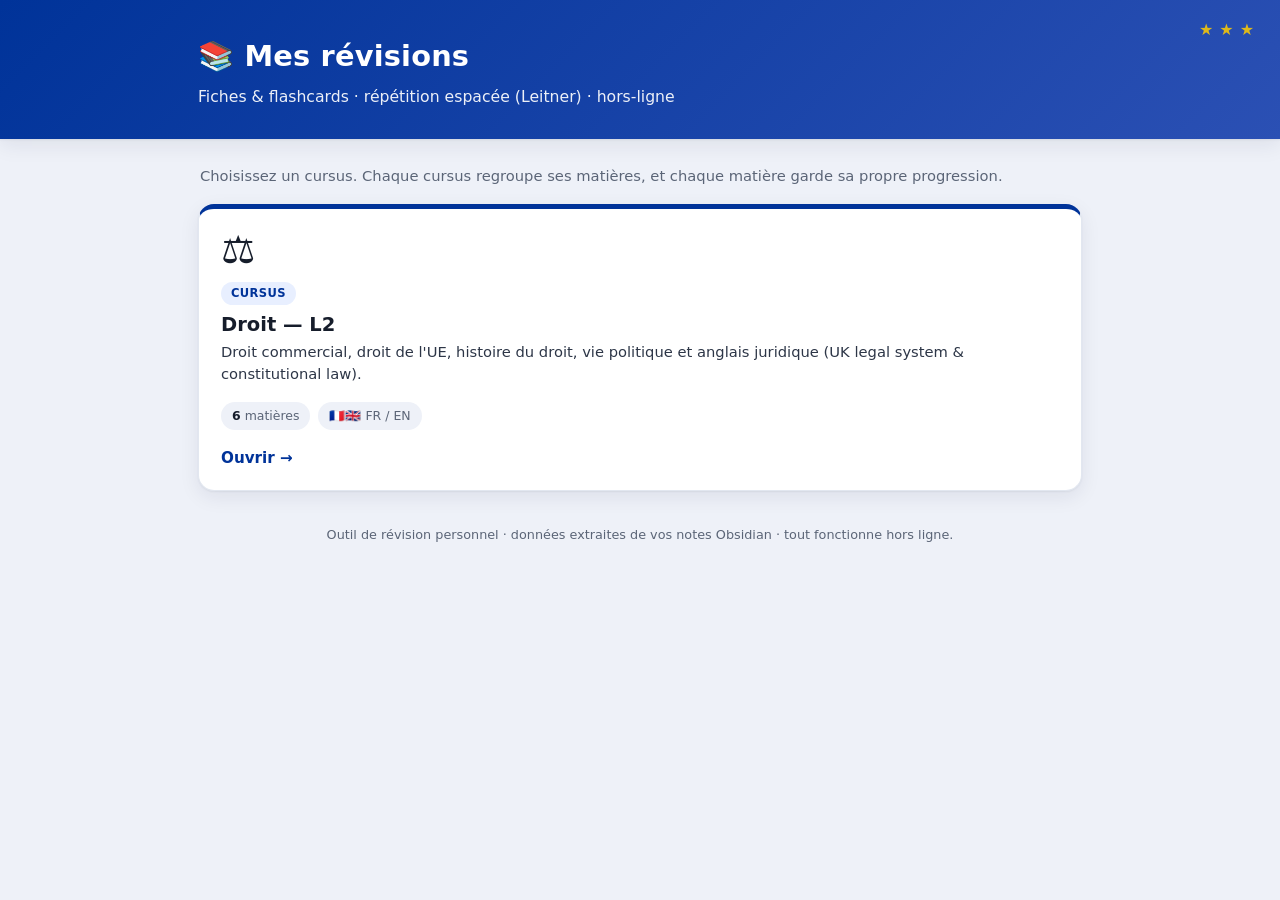
<file: index.html>
<!DOCTYPE html>
<html lang="fr">
<head>
<meta charset="utf-8">
<meta name="viewport" content="width=device-width, initial-scale=1, viewport-fit=cover">
<title>Mes révisions</title>
<meta name="theme-color" content="#003399">
<link rel="manifest" href="manifest.webmanifest">
<link rel="apple-touch-icon" href="apple-touch-icon.png">
<meta name="apple-mobile-web-app-capable" content="yes">
<meta name="mobile-web-app-capable" content="yes">
<meta name="apple-mobile-web-app-title" content="Mes révisions">
<style>
  :root{
    --eu-blue:#003399; --eu-blue-2:#2b50b4; --gold:#ffcc00;
    --bg:#eef1f8; --card:#fff; --ink:#161d2b; --muted:#5b6577; --line:#e2e7f0;
    --shadow:0 1px 2px rgba(20,30,60,.06),0 6px 20px rgba(20,30,60,.08);
  }
  *{box-sizing:border-box}
  html,body{margin:0}
  body{
    font-family:"Segoe UI",system-ui,-apple-system,Roboto,Helvetica,Arial,sans-serif;
    background:var(--bg); color:var(--ink); line-height:1.55; -webkit-font-smoothing:antialiased;
  }
  .wrap{max-width:920px; margin:0 auto; padding:0 18px 60px}
  header.top{
    background:linear-gradient(135deg,var(--eu-blue),var(--eu-blue-2));
    color:#fff; padding:34px 0 30px; box-shadow:var(--shadow); position:relative; overflow:hidden;
  }
  header.top::after{content:"★★★"; position:absolute; right:20px; top:18px; letter-spacing:6px; color:var(--gold); opacity:.85}
  header.top .wrap{padding-bottom:0}
  header.top h1{margin:0; font-size:1.8rem; font-weight:800; letter-spacing:.2px}
  header.top p{margin:.4rem 0 0; opacity:.92; font-size:.98rem}

  .lead{color:var(--muted); font-size:.92rem; margin:26px 2px 16px}
  .grid{display:grid; grid-template-columns:repeat(auto-fit,minmax(250px,1fr)); gap:20px}
  @media(max-width:560px){.grid{grid-template-columns:1fr}}

  a.course{
    display:block; text-decoration:none; color:inherit; background:var(--card);
    border:1px solid var(--line); border-top:5px solid var(--eu-blue); border-radius:16px;
    padding:22px 22px 20px; box-shadow:var(--shadow); transition:transform .14s, box-shadow .14s, border-color .14s;
  }
  a.course:hover{transform:translateY(-3px); box-shadow:0 4px 10px rgba(20,30,60,.10),0 16px 34px rgba(20,30,60,.13)}
  .course .flag{font-size:2.4rem; line-height:1}
  .course .tag{display:inline-block; font-size:.72rem; font-weight:700; letter-spacing:.4px; text-transform:uppercase;
    padding:3px 10px; border-radius:999px; background:#e8efff; color:var(--eu-blue); margin:12px 0 6px}
  .course h2{margin:.1rem 0 .2rem; font-size:1.22rem; line-height:1.25}
  .course .desc{font-size:.92rem; color:#2d3647; margin:0 0 16px}
  .course .stats{display:flex; gap:8px; flex-wrap:wrap; margin-bottom:16px}
  .course .chip{font-size:.78rem; background:#eef1f8; color:var(--muted); border-radius:999px; padding:4px 11px}
  .course .chip b{color:var(--ink)}
  .course .cta{font-weight:700; color:var(--eu-blue); font-size:.95rem}
  .course .cta::after{content:" →"}

  footer{text-align:center; color:var(--muted); font-size:.8rem; margin-top:34px}
</style>
</head>
<body>

<header class="top">
  <div class="wrap">
    <h1>📚 Mes révisions</h1>
    <p>Fiches &amp; flashcards · répétition espacée (Leitner) · hors-ligne</p>
  </div>
</header>

<div class="wrap">
  <p class="lead">Choisissez un cursus. Chaque cursus regroupe ses matières, et chaque matière garde sa propre progression.</p>

  <div class="grid">

    <a class="course" href="revision-droit-l2/index.html">
      <div class="flag">⚖️</div>
      <span class="tag">Cursus</span>
      <h2>Droit — L2</h2>
      <p class="desc">Droit commercial, droit de l'UE, histoire du droit, vie politique et anglais juridique (UK legal system &amp; constitutional law).</p>
      <div class="stats">
        <span class="chip"><b>6</b> matières</span>
        <span class="chip">🇫🇷🇬🇧 FR / EN</span>
      </div>
      <span class="cta">Ouvrir</span>
    </a>

  </div>

  <footer>Outil de révision personnel · données extraites de vos notes Obsidian · tout fonctionne hors ligne.</footer>
</div>

<script>if('serviceWorker' in navigator){window.addEventListener('load',function(){navigator.serviceWorker.register('sw.js').catch(function(){});});}</script>
</body>
</html>
</file>
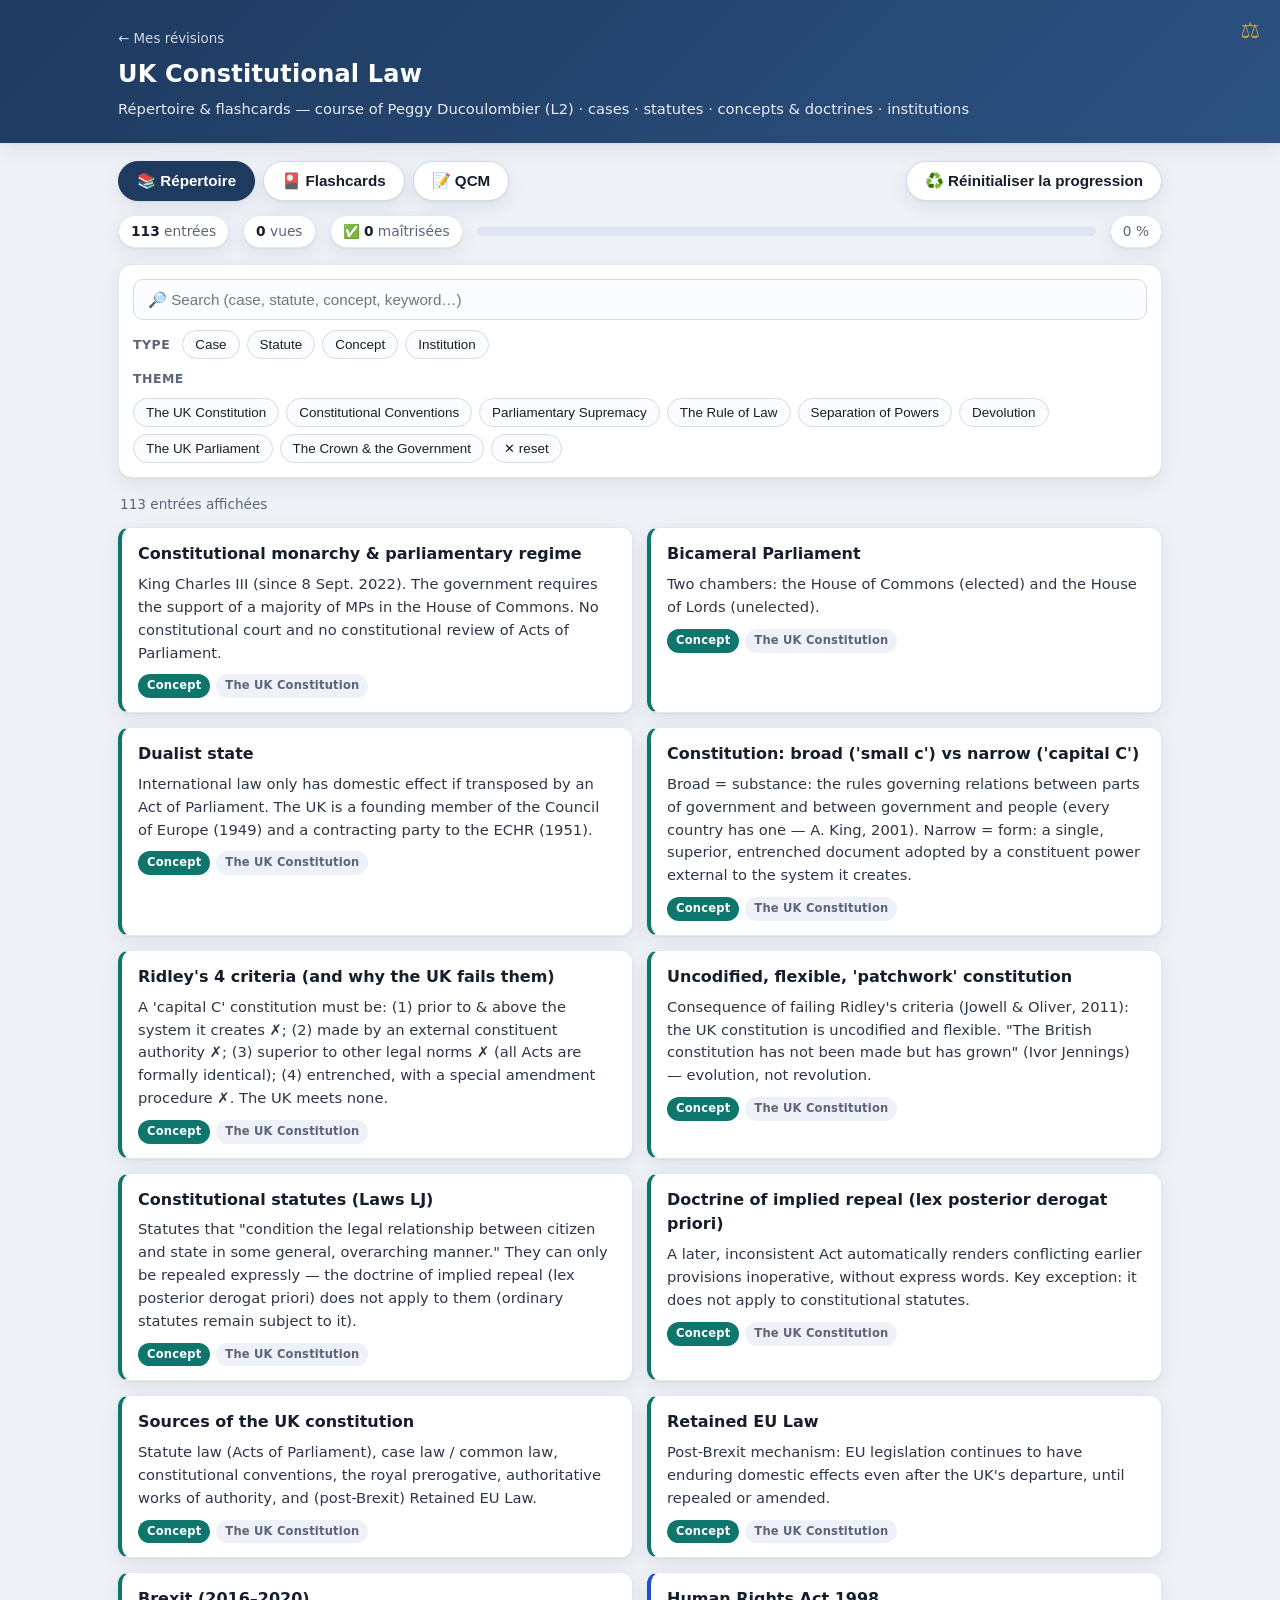
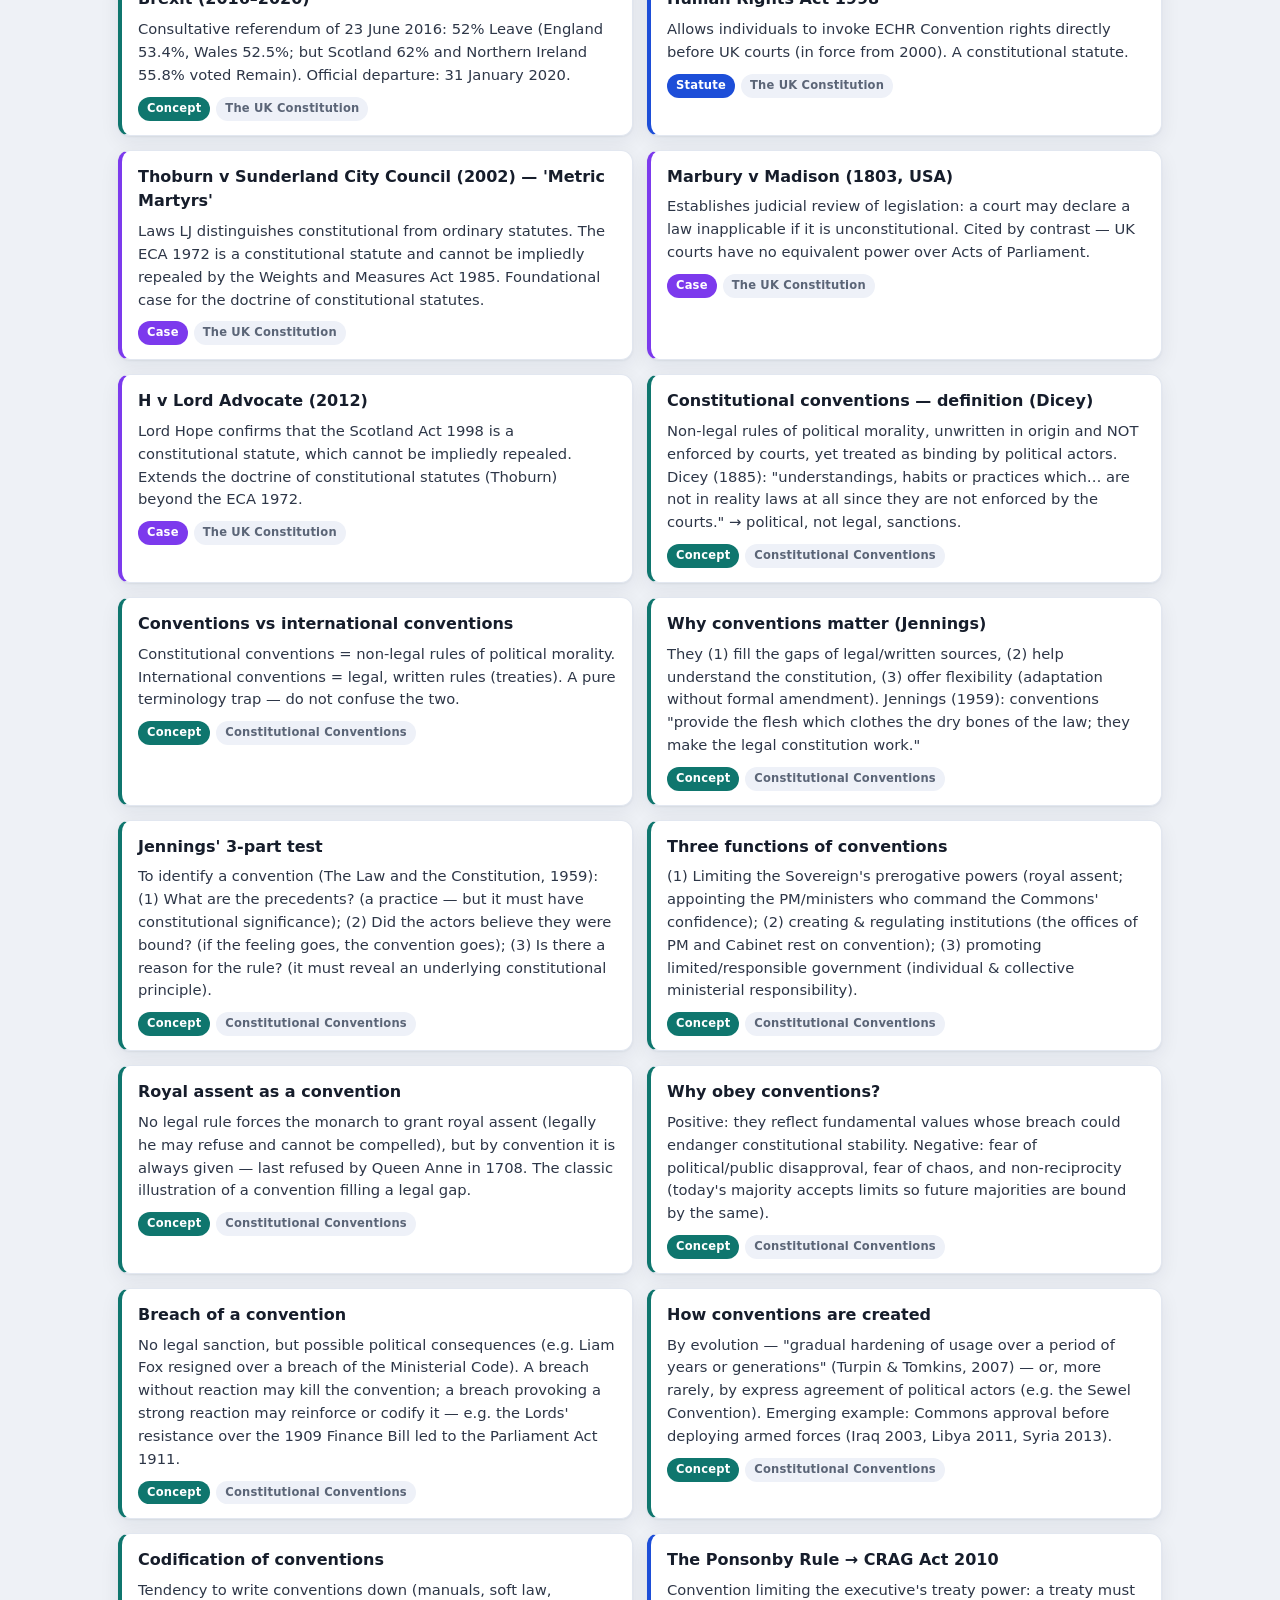
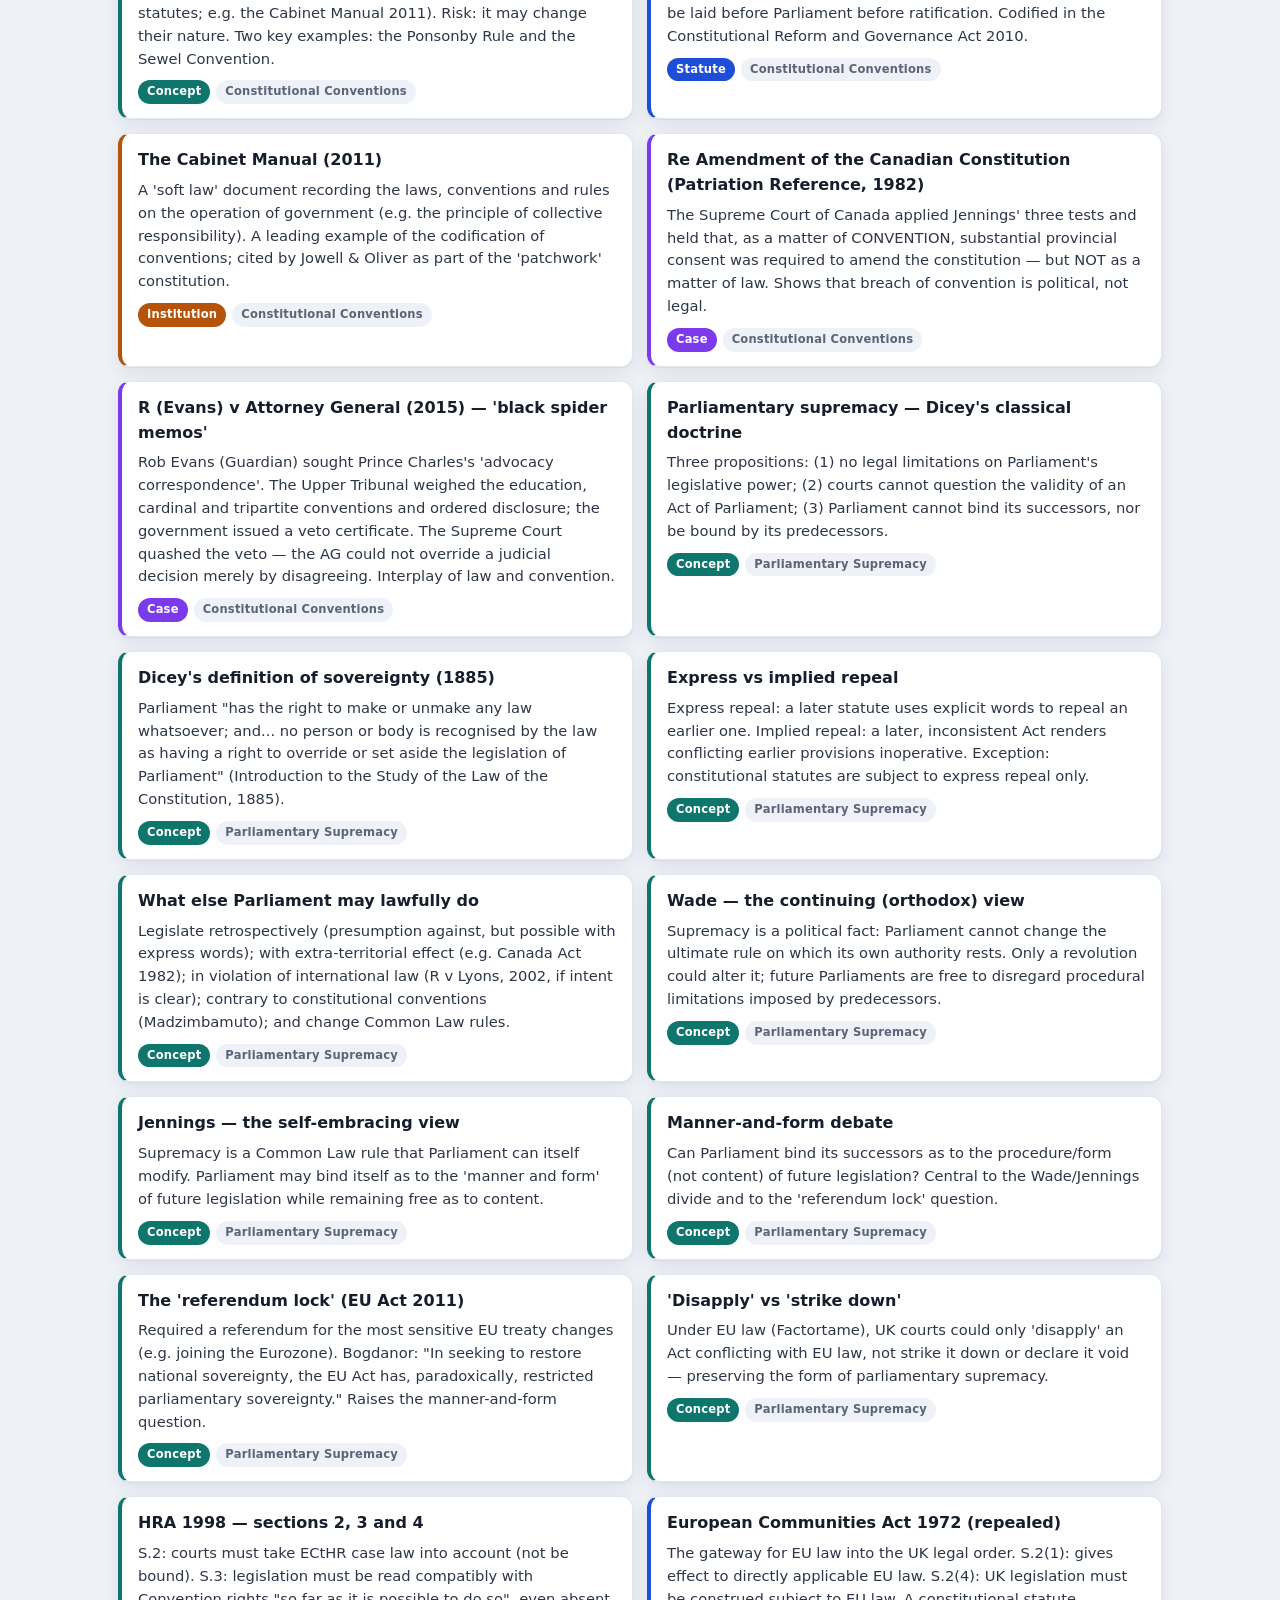
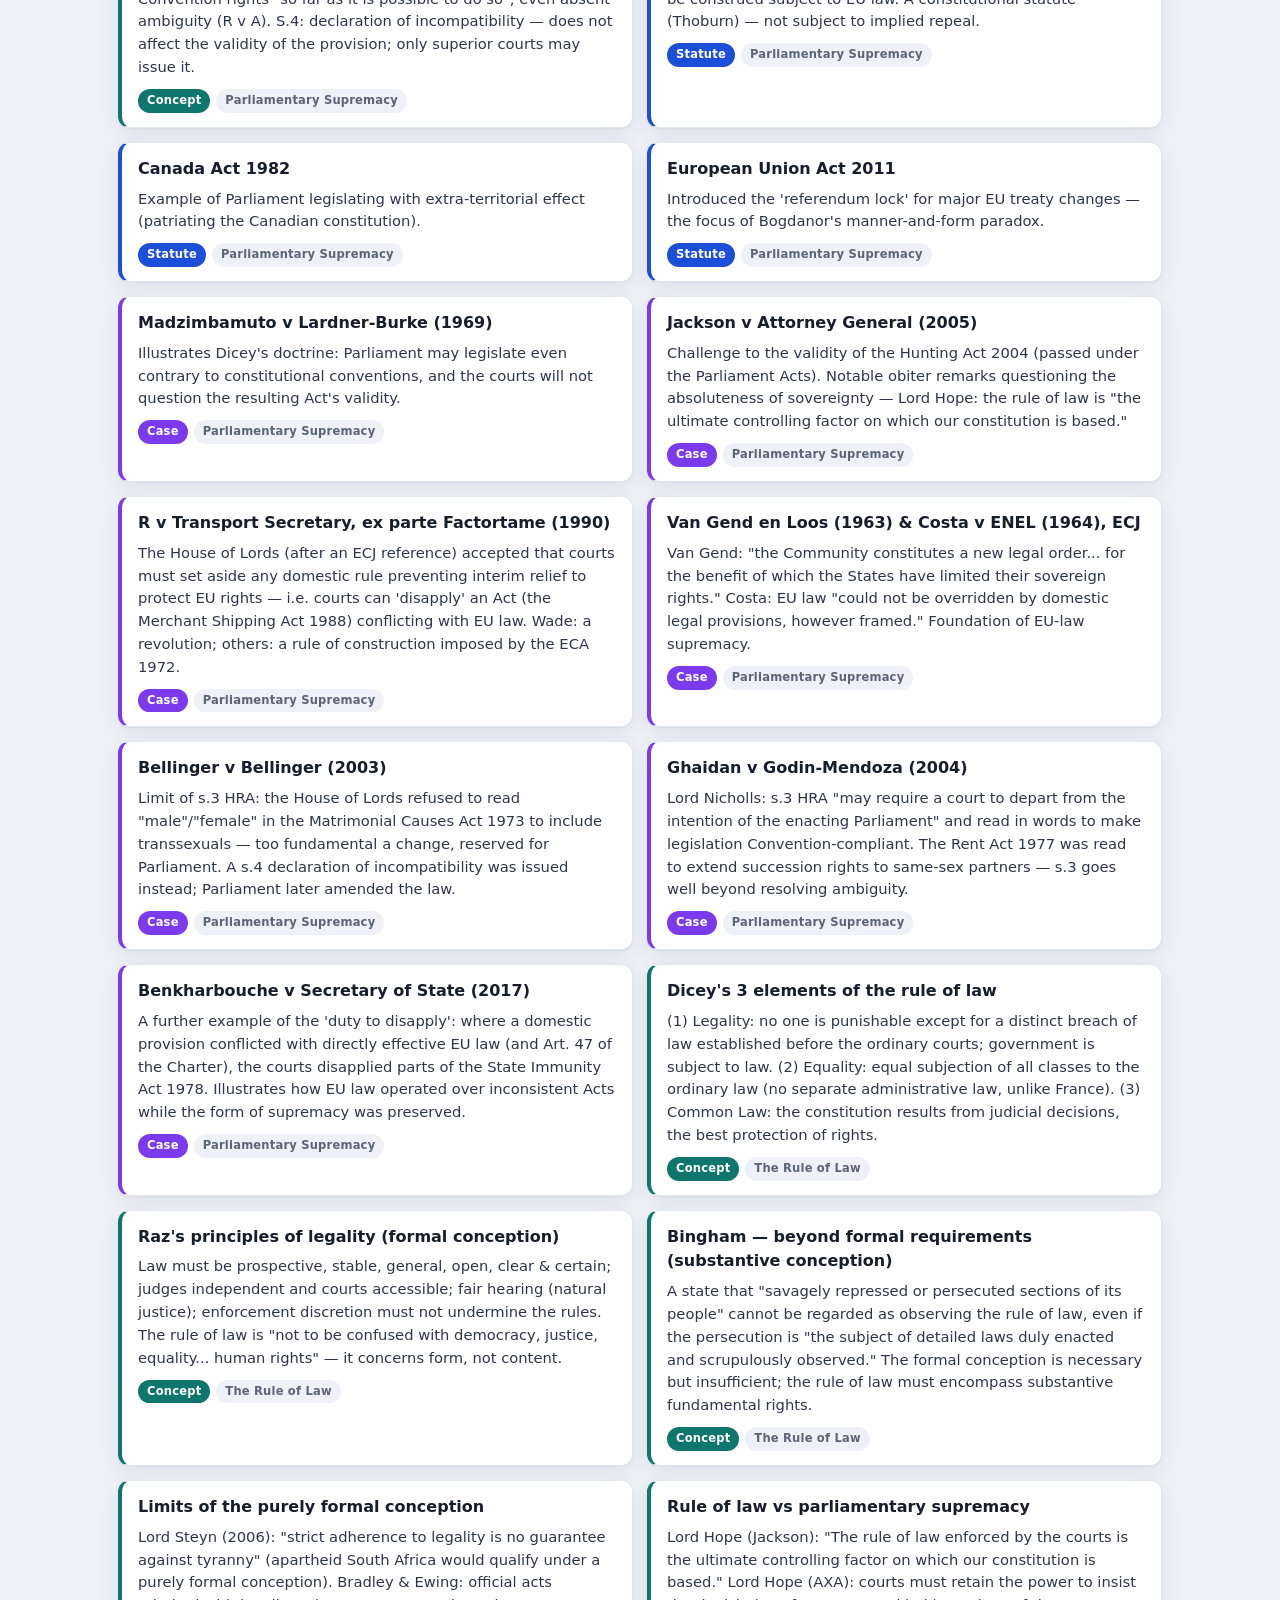
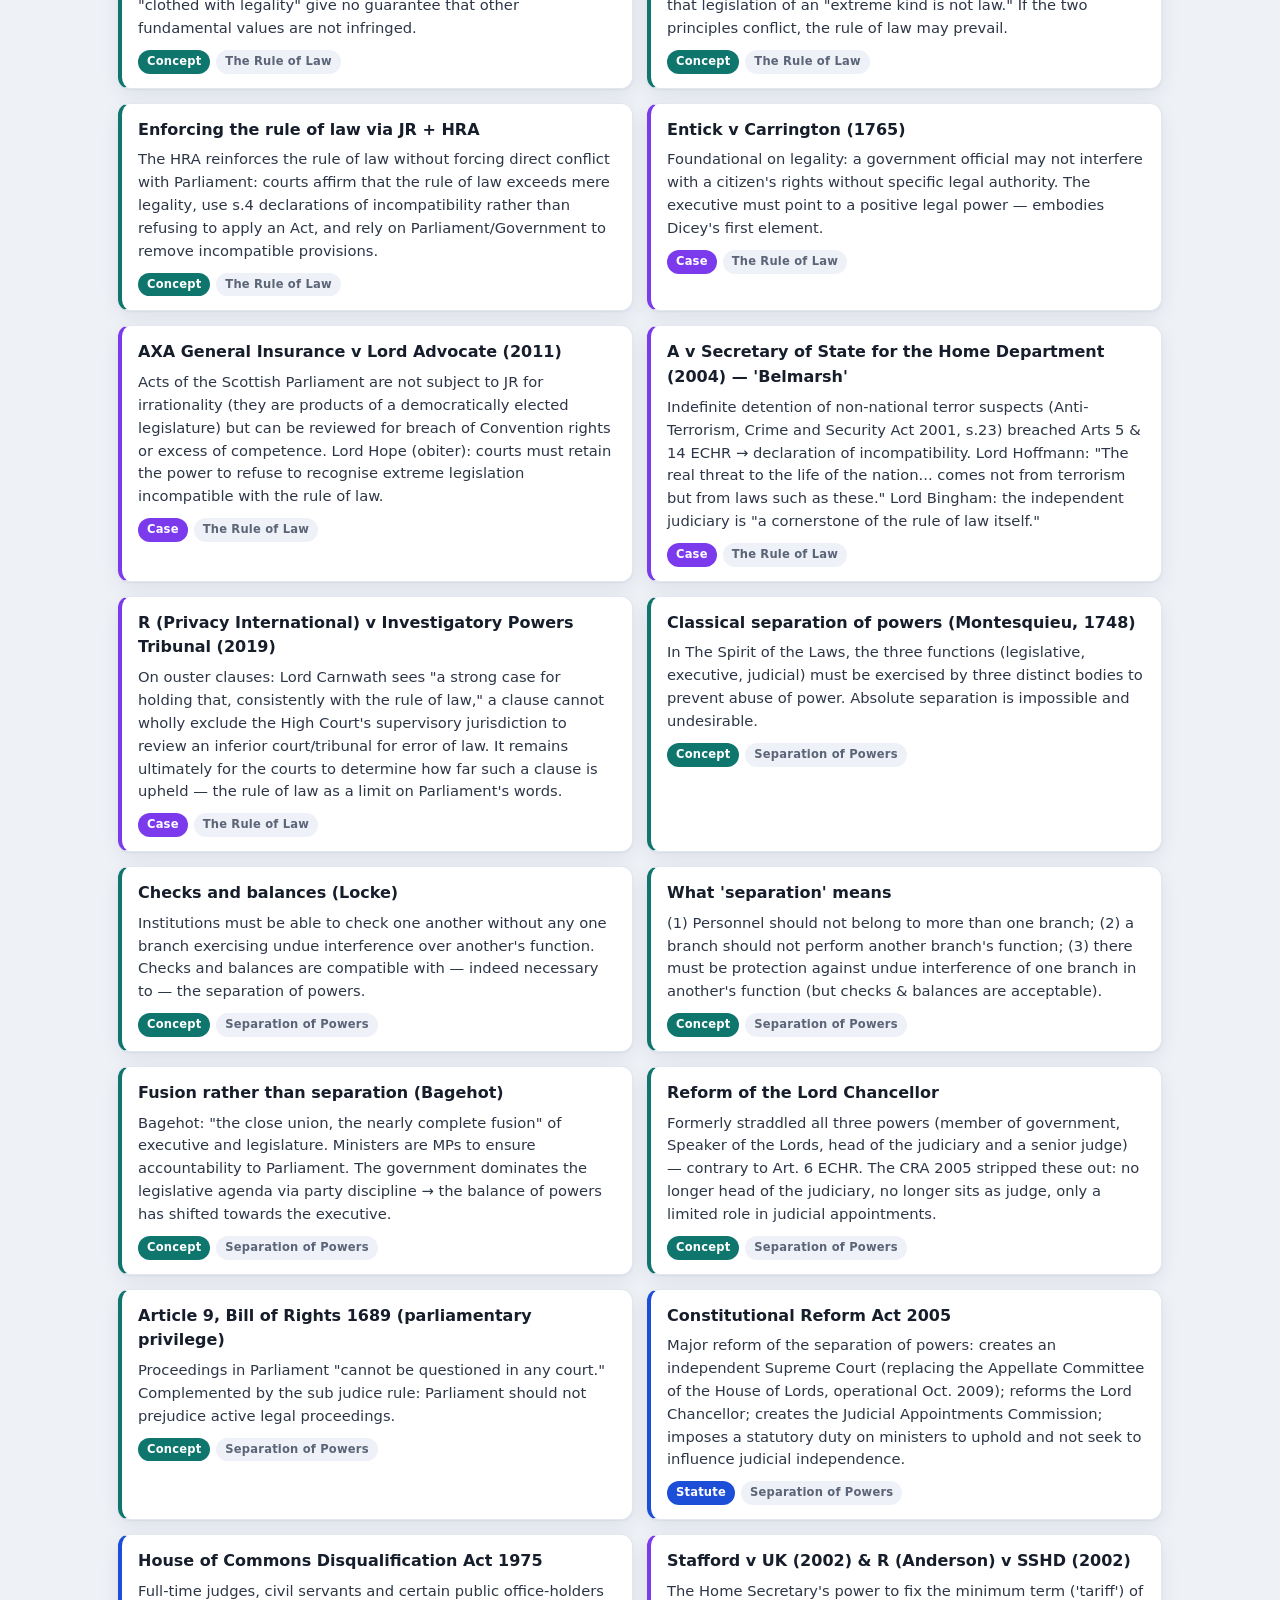
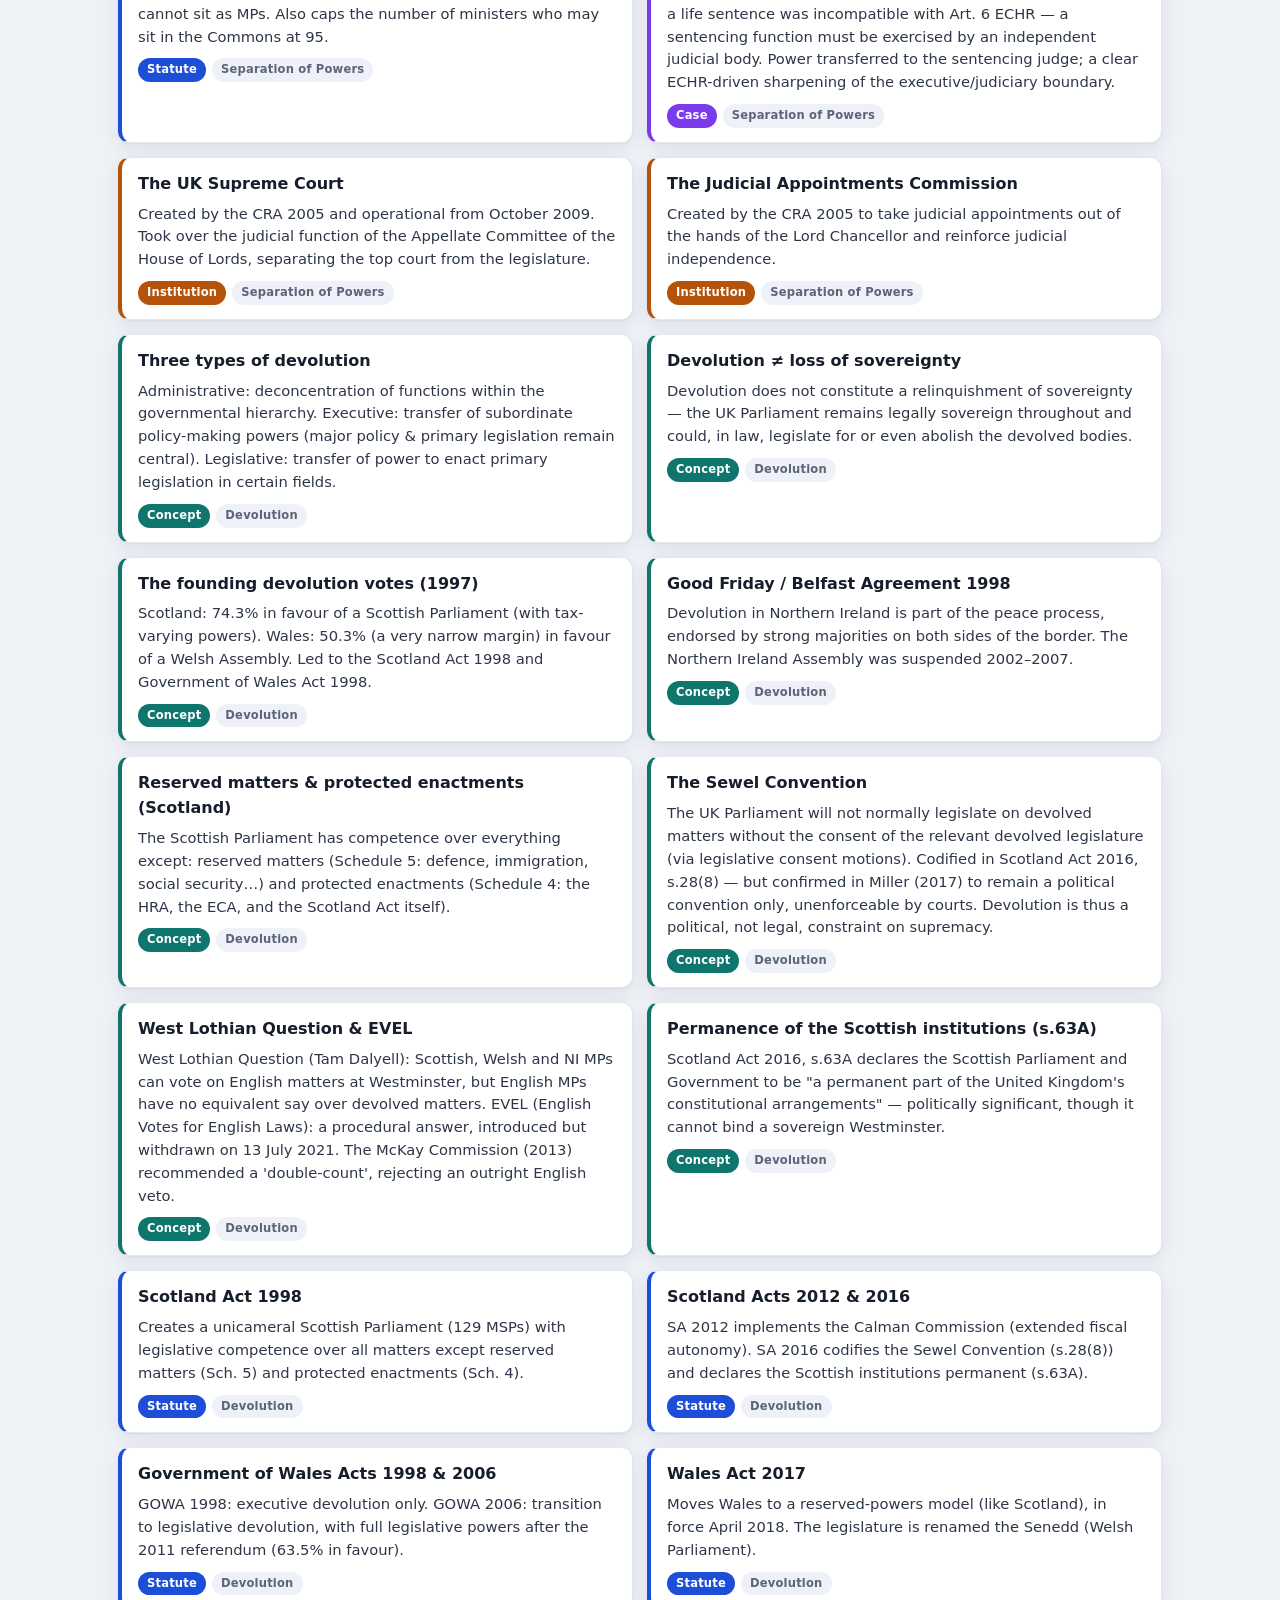
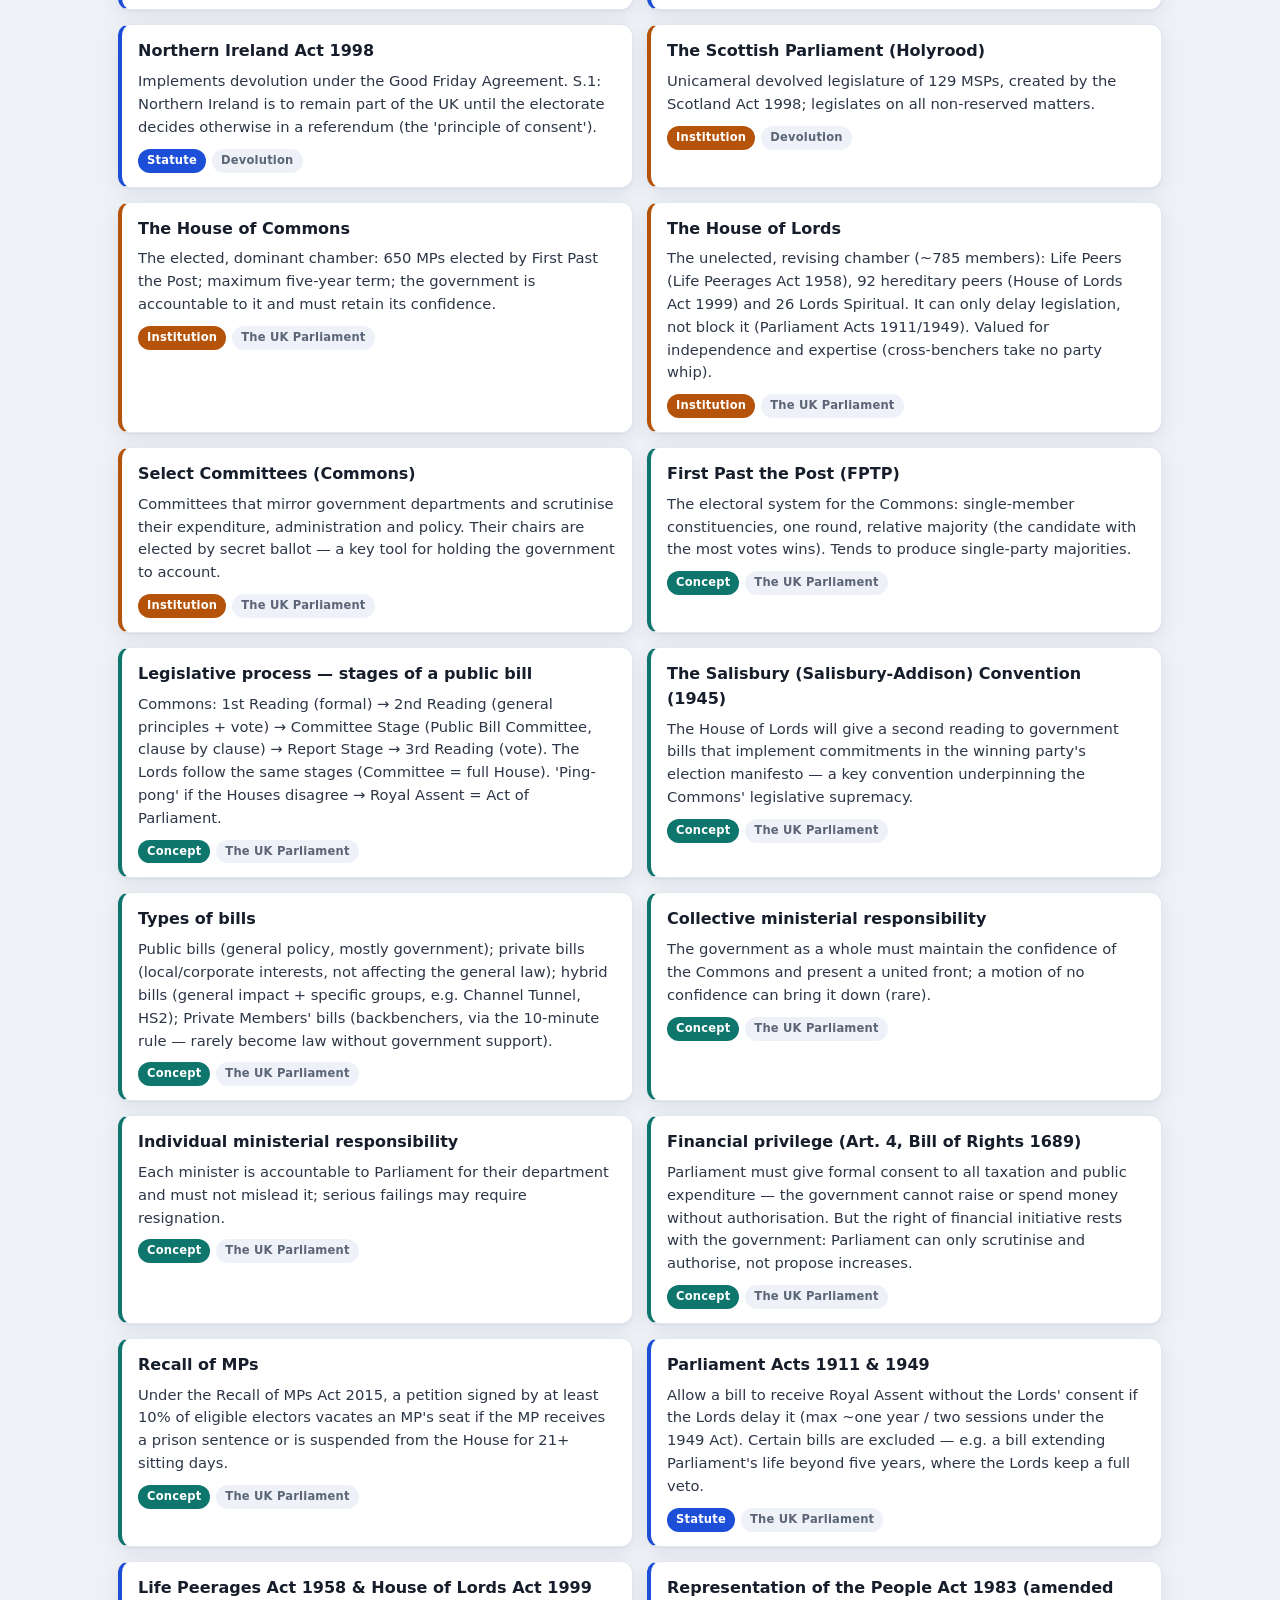
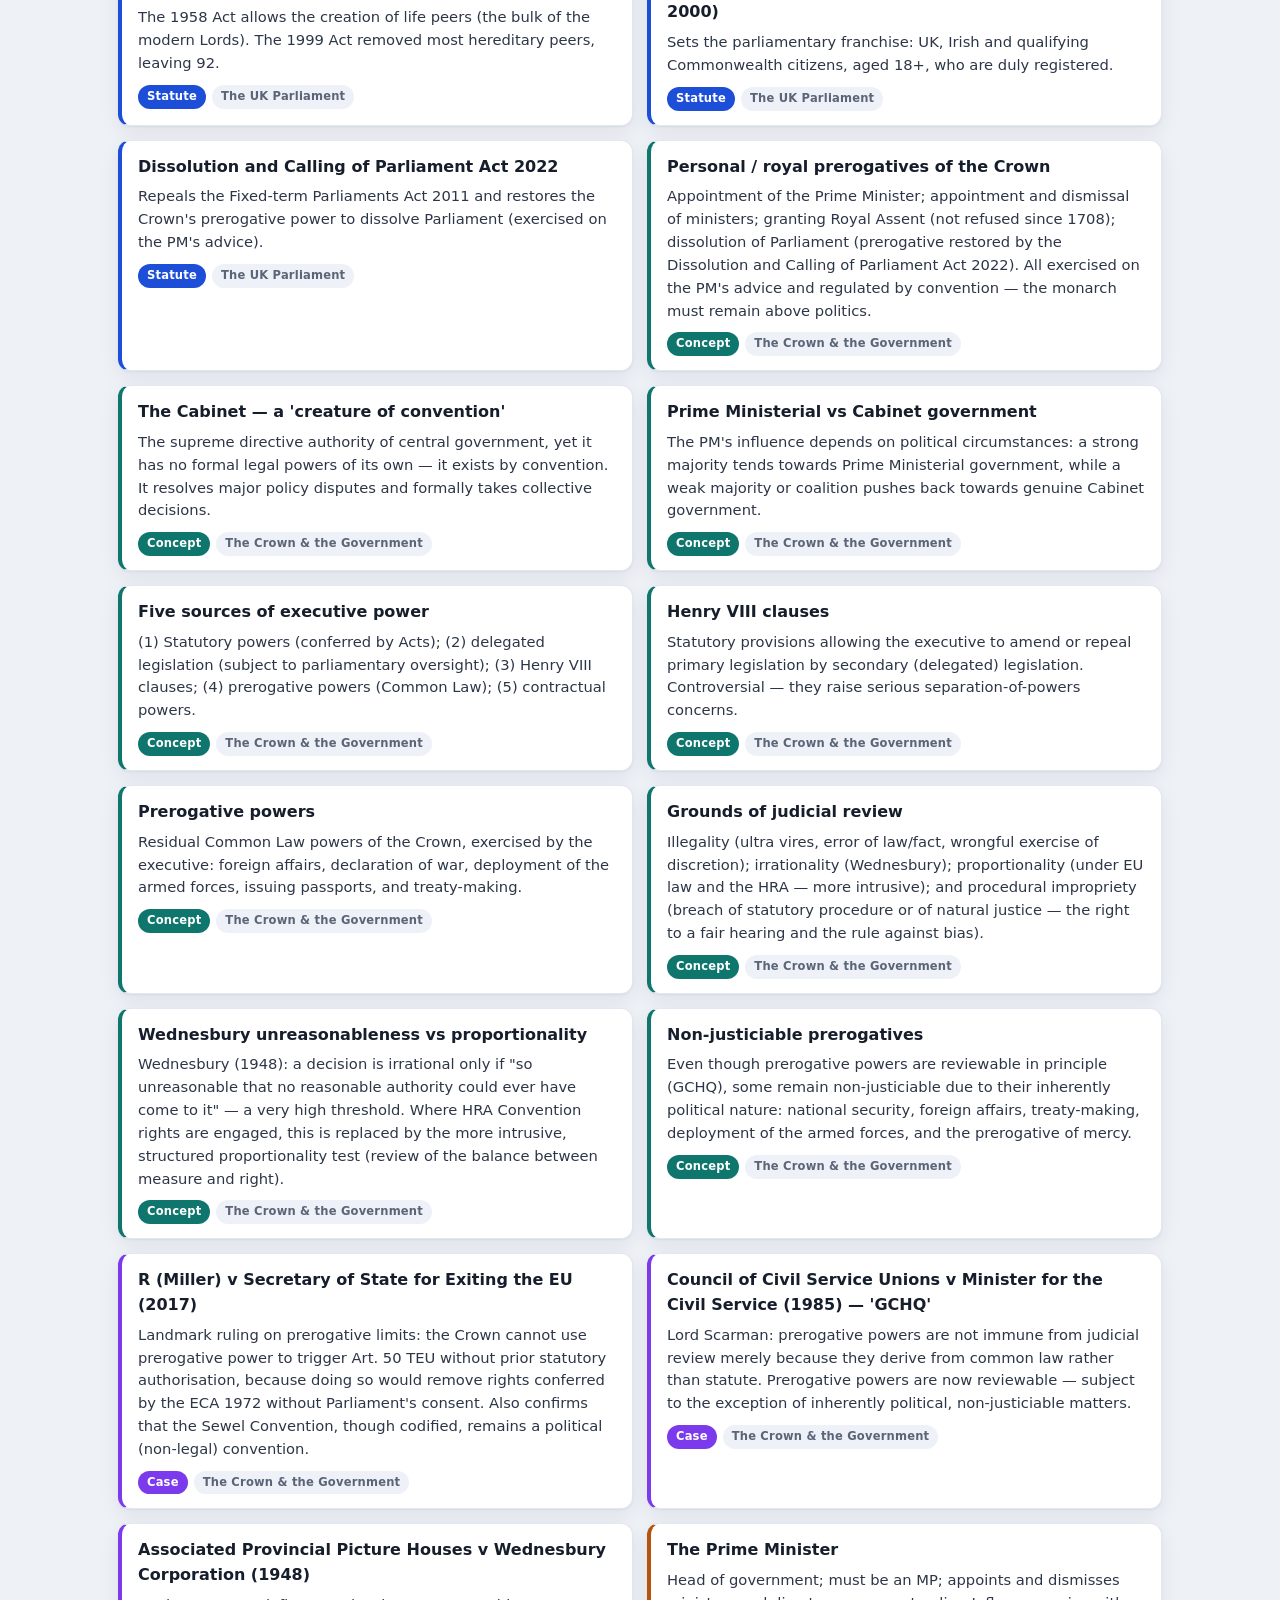
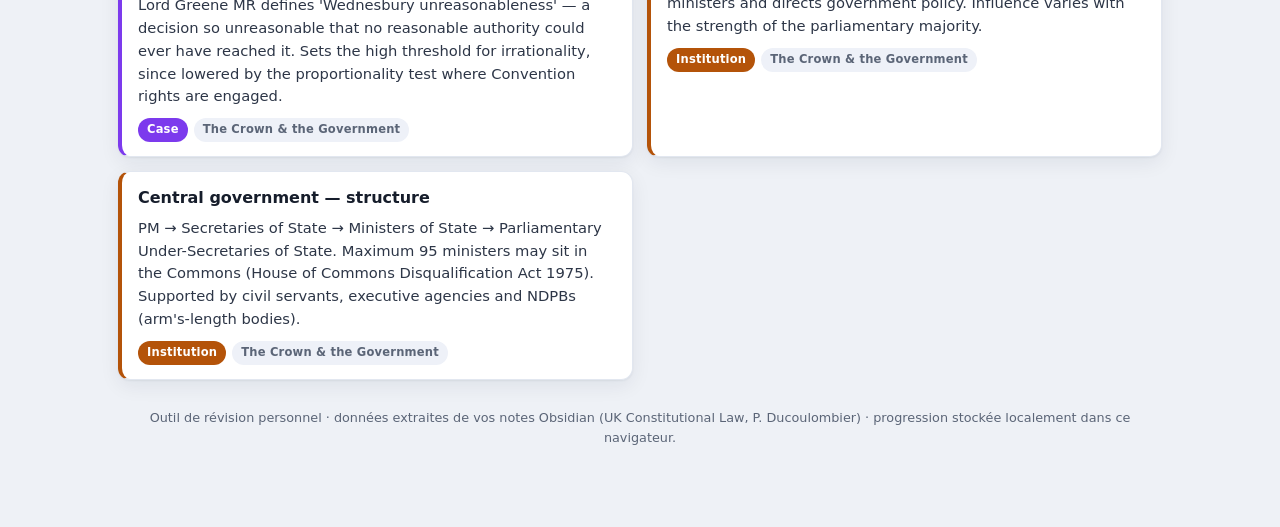
<file: revision-anglais-constit/index.html>
<!DOCTYPE html>
<html lang="fr">
<head>
<meta charset="utf-8">
<meta name="viewport" content="width=device-width, initial-scale=1">
<title>Révisions — UK Constitutional Law (P. Ducoulombier)</title>
<link rel="stylesheet" href="style.css">
<meta name="theme-color" content="#1e3a5f">
<link rel="manifest" href="../manifest.webmanifest">
<link rel="apple-touch-icon" href="../apple-touch-icon.png">
<meta name="apple-mobile-web-app-capable" content="yes">
<meta name="mobile-web-app-capable" content="yes">
</head>
<body>

<header class="top">
  <div class="wrap">
    <a href="../index.html" style="display:inline-block;color:#fff;opacity:.8;text-decoration:none;font-size:.84rem;margin-bottom:6px">← Mes révisions</a>
    <h1>UK Constitutional Law</h1>
    <p>Répertoire &amp; flashcards — course of Peggy Ducoulombier (L2) · cases · statutes · concepts &amp; doctrines · institutions</p>
  </div>
</header>

<div class="wrap">

  <nav class="tabs">
    <button data-tab="repertoire" class="active">📚 Répertoire</button>
    <button data-tab="flashcards">🎴 Flashcards</button>
    <button data-tab="qcm">📝 QCM</button>
    <button id="reset-progress" class="" style="margin-left:auto" title="Effacer la progression sauvegardée">♻️ Réinitialiser la progression</button>
  </nav>

  <div id="statsbar" class="statsbar"></div>

  <!-- ===== VUE RÉPERTOIRE ===== -->
  <section id="view-repertoire">
    <div id="rep-controls" class="controls"></div>
    <p id="rep-count" class="count"></p>
    <div id="rep-list" class="list"></div>
  </section>

  <!-- ===== VUE FLASHCARDS ===== -->
  <section id="view-flashcards" style="display:none">
    <div id="fc-controls" class="fc-setup"></div>

    <div id="fc-stage" class="fc-stage">
      <div id="fc-progress" class="fc-progress"></div>
      <div id="fc-card" class="card"></div>
      <div id="fc-actions" class="fc-actions">
        <button class="ko">❌ À revoir <span class="kbd">1 ◀</span></button>
        <button class="ok">✅ Je savais <span class="kbd">▶ 2</span></button>
      </div>
    </div>

    <div id="fc-done" class="fc-done"></div>
  </section>

  <!-- ===== VUE QCM ===== -->
  <section id="view-qcm" style="display:none">
    <div id="qcm-setup" class="fc-setup"></div>
    <div id="qcm-stage" class="qcm-stage" style="display:none"></div>
    <div id="qcm-done" class="fc-done"></div>
  </section>

  <footer>
    Outil de révision personnel · données extraites de vos notes Obsidian (UK Constitutional Law, P. Ducoulombier) · progression stockée localement dans ce navigateur.
  </footer>
</div>

<script src="data.js"></script>
<script src="qcm-data.js"></script>
<script src="app.js"></script>
<script src="qcm.js"></script>
<script>if('serviceWorker' in navigator){window.addEventListener('load',function(){navigator.serviceWorker.register('../sw.js').catch(function(){});});}</script>
</body>
</html>
</file>
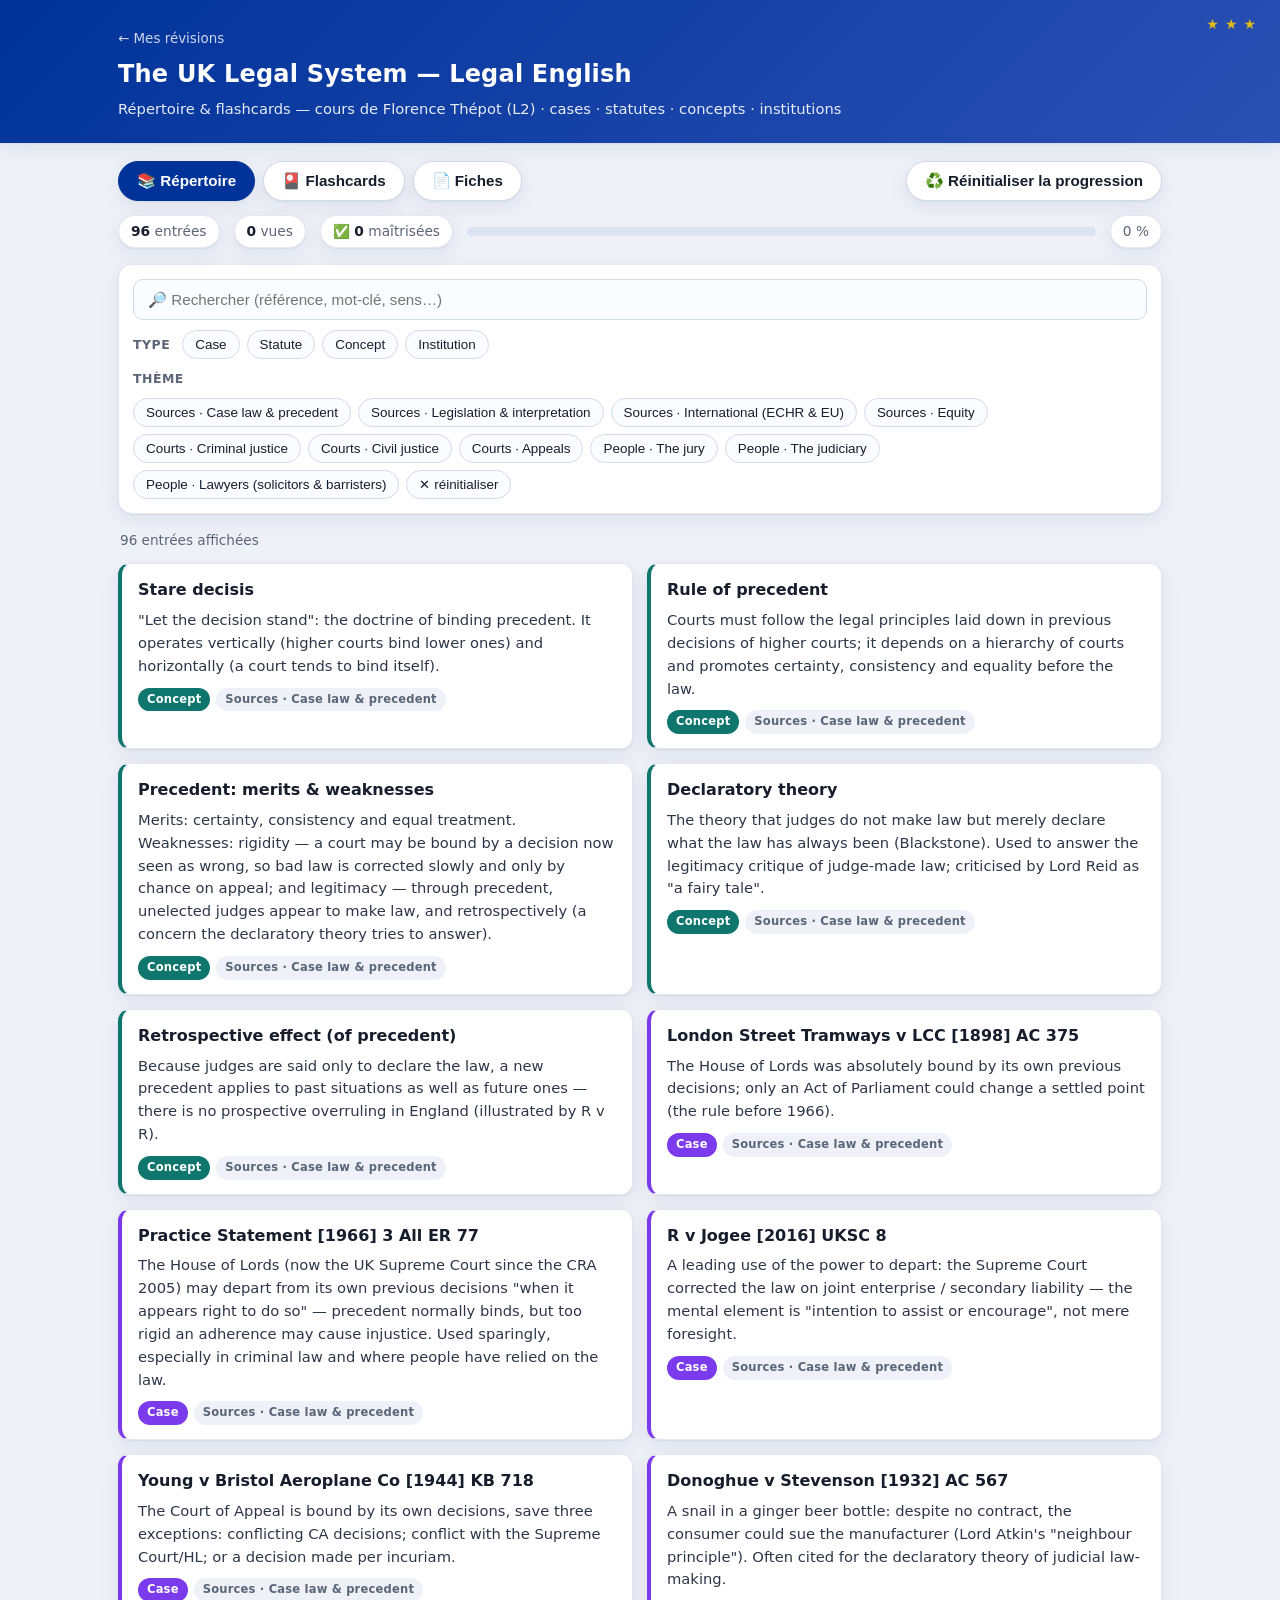
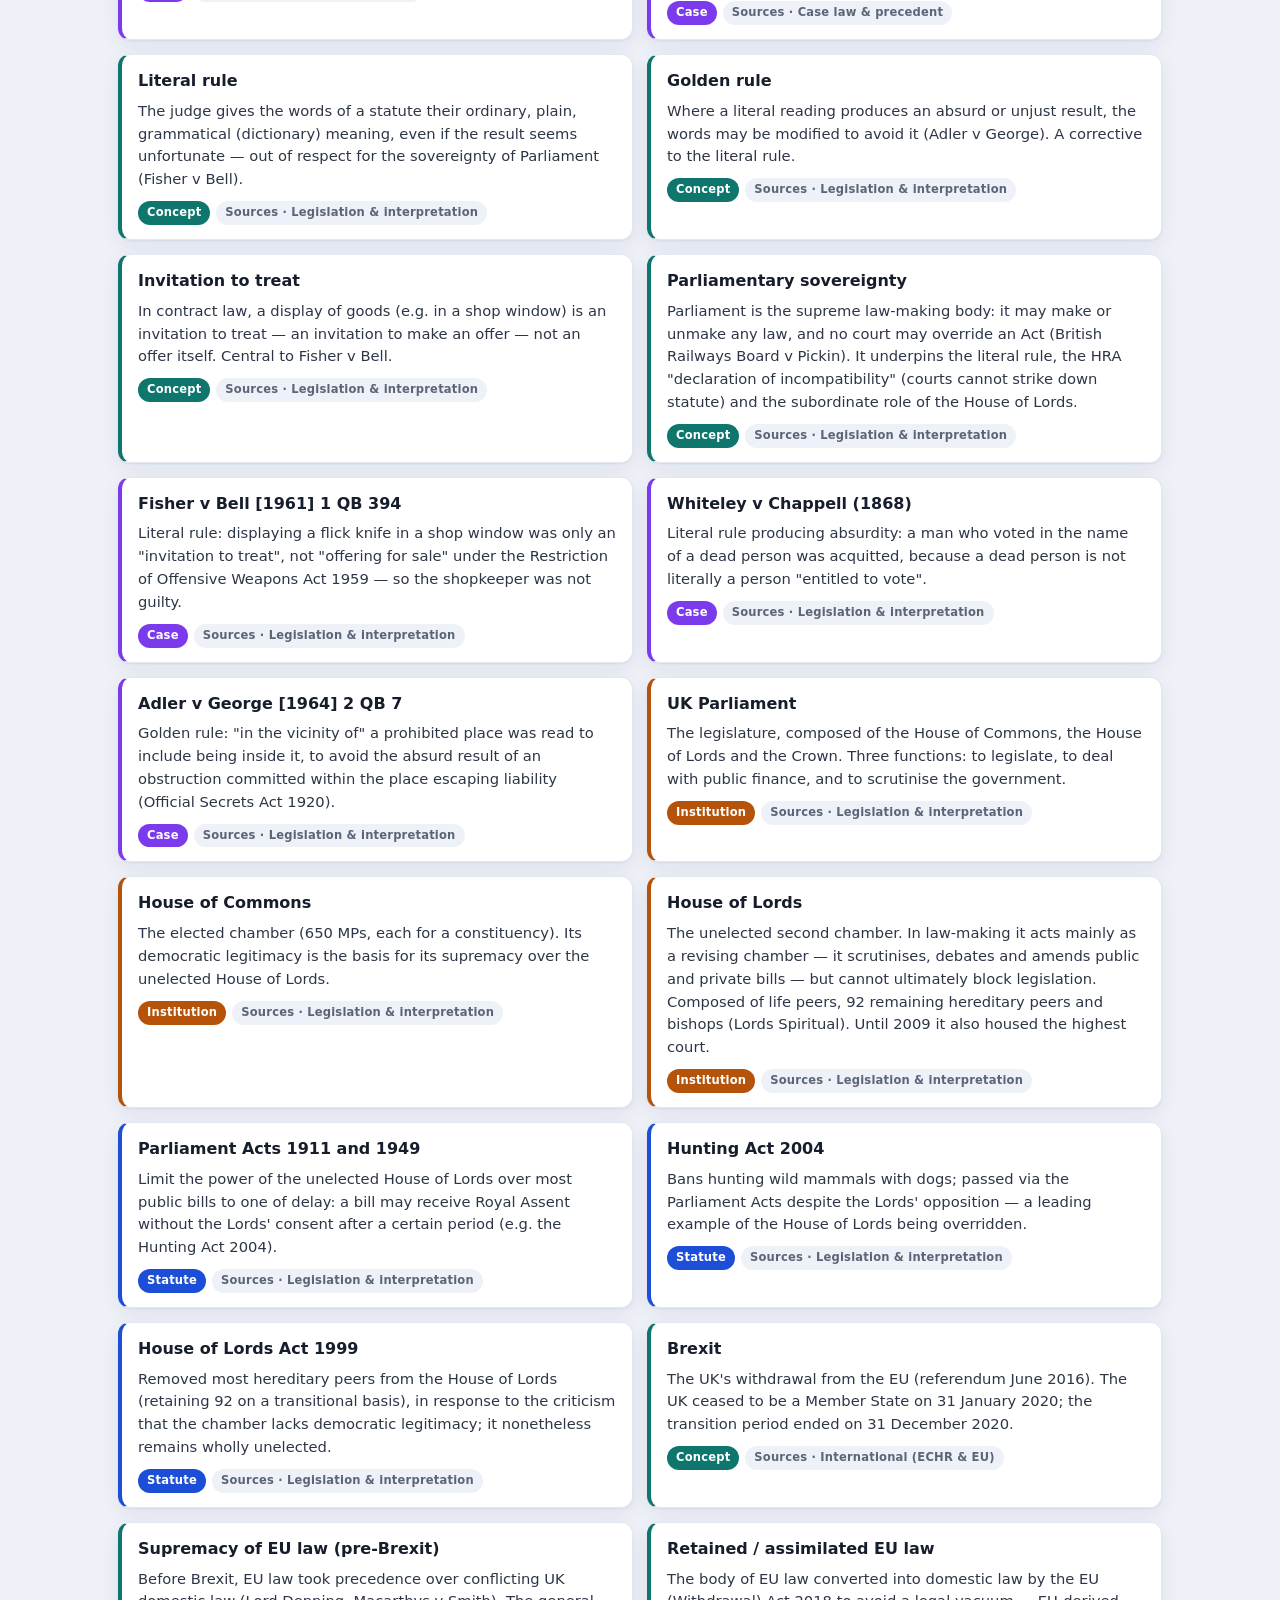
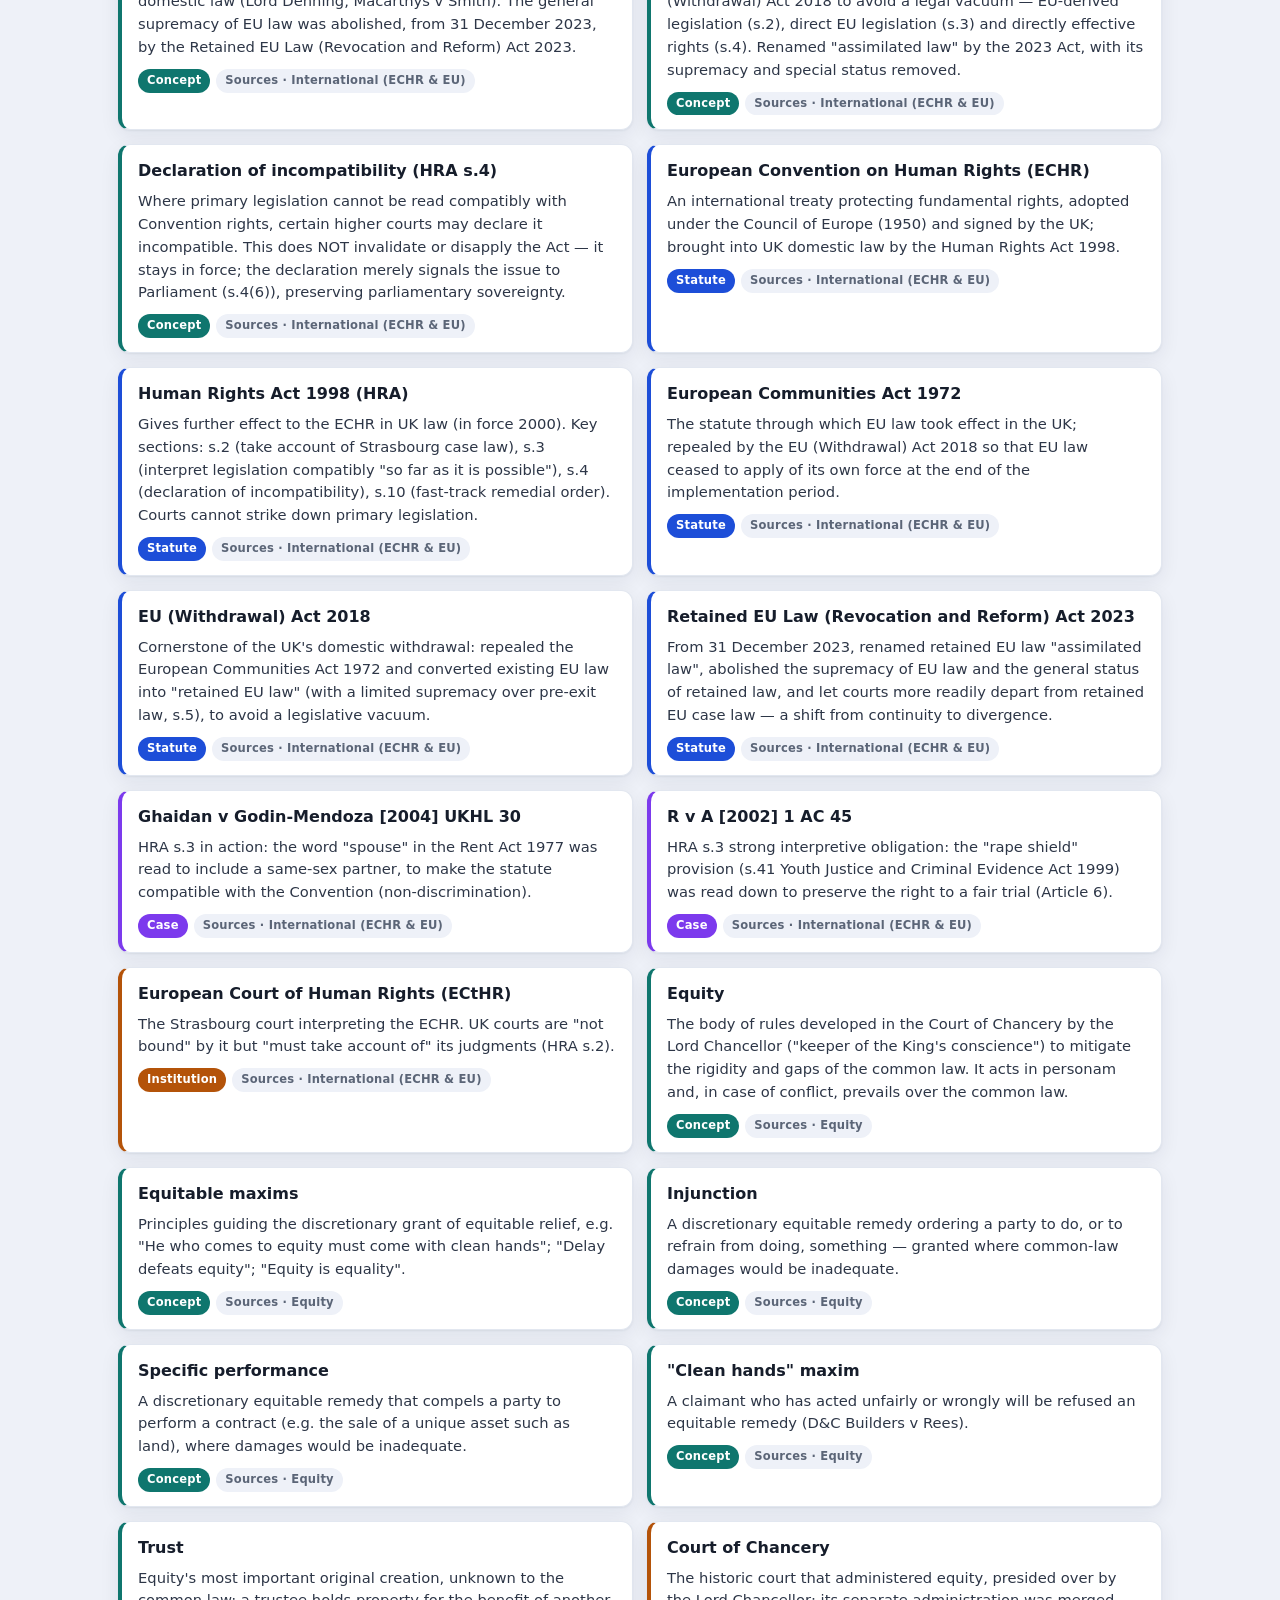
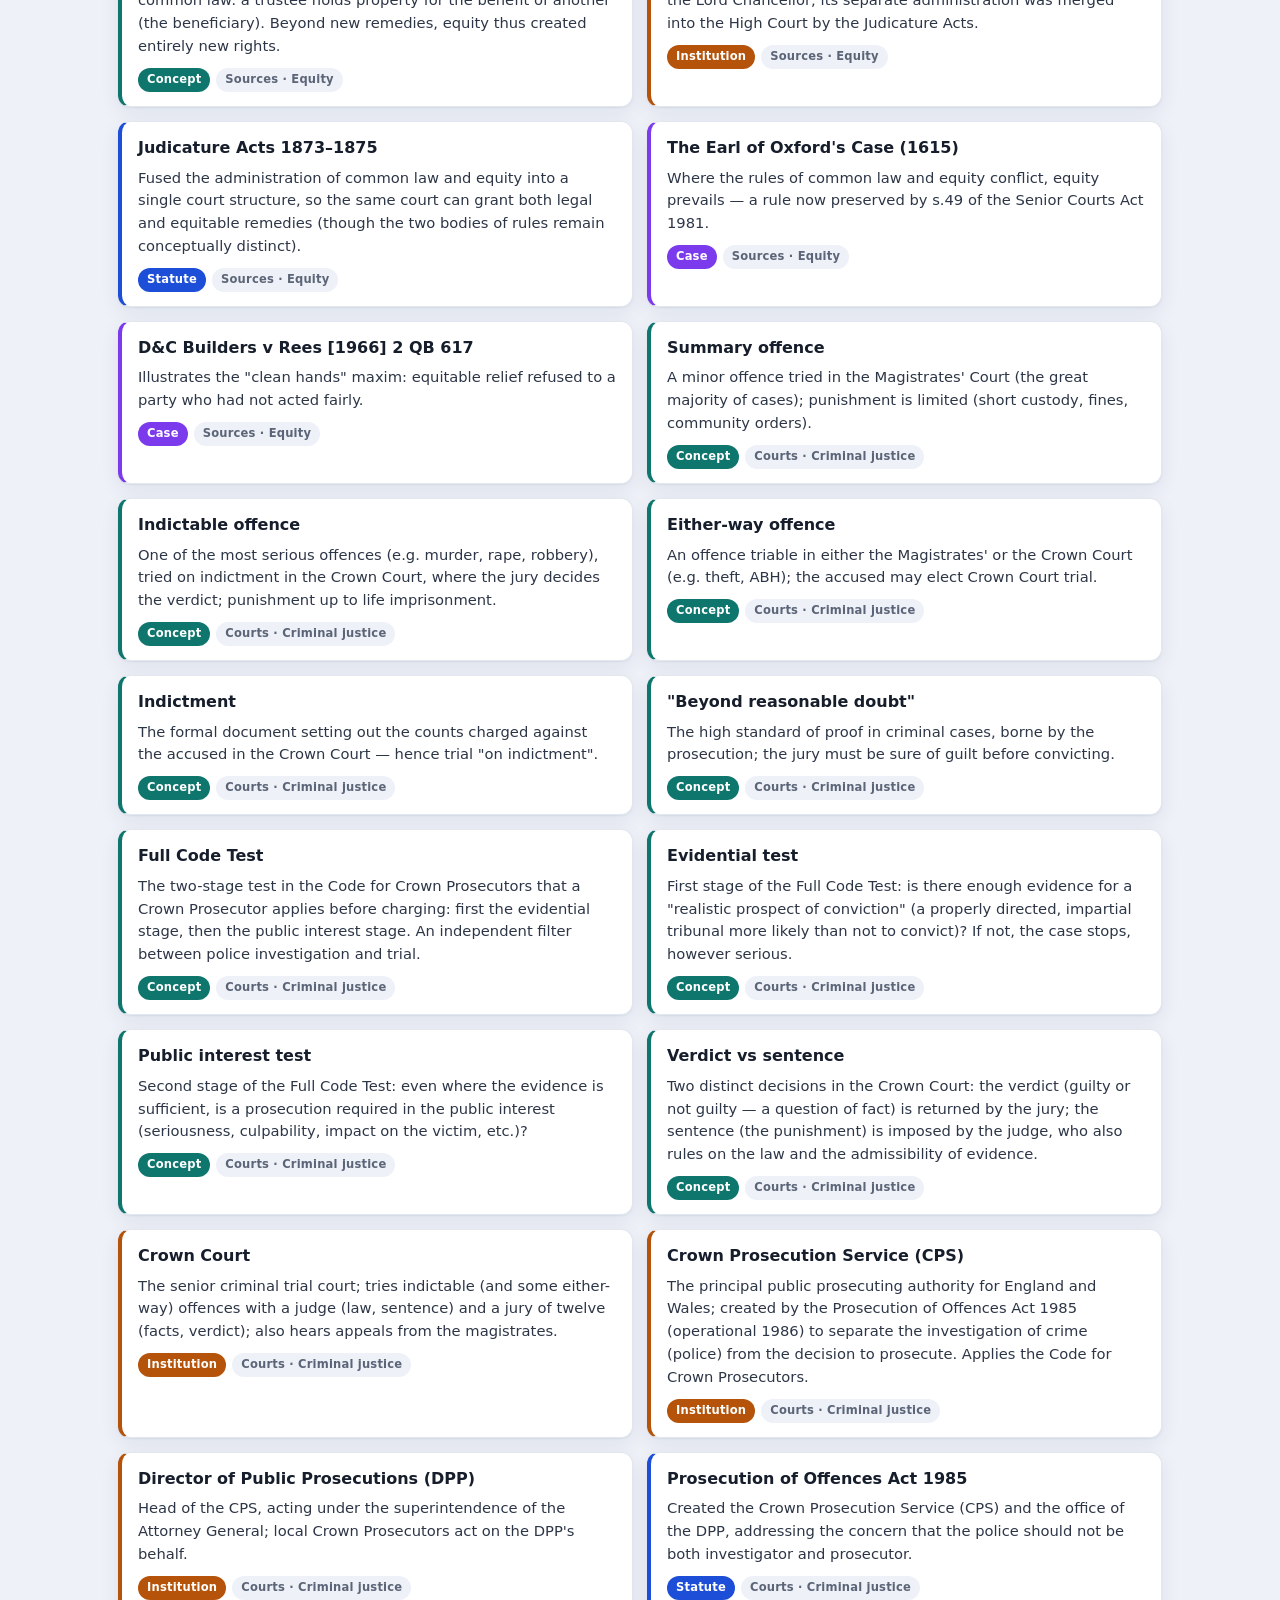
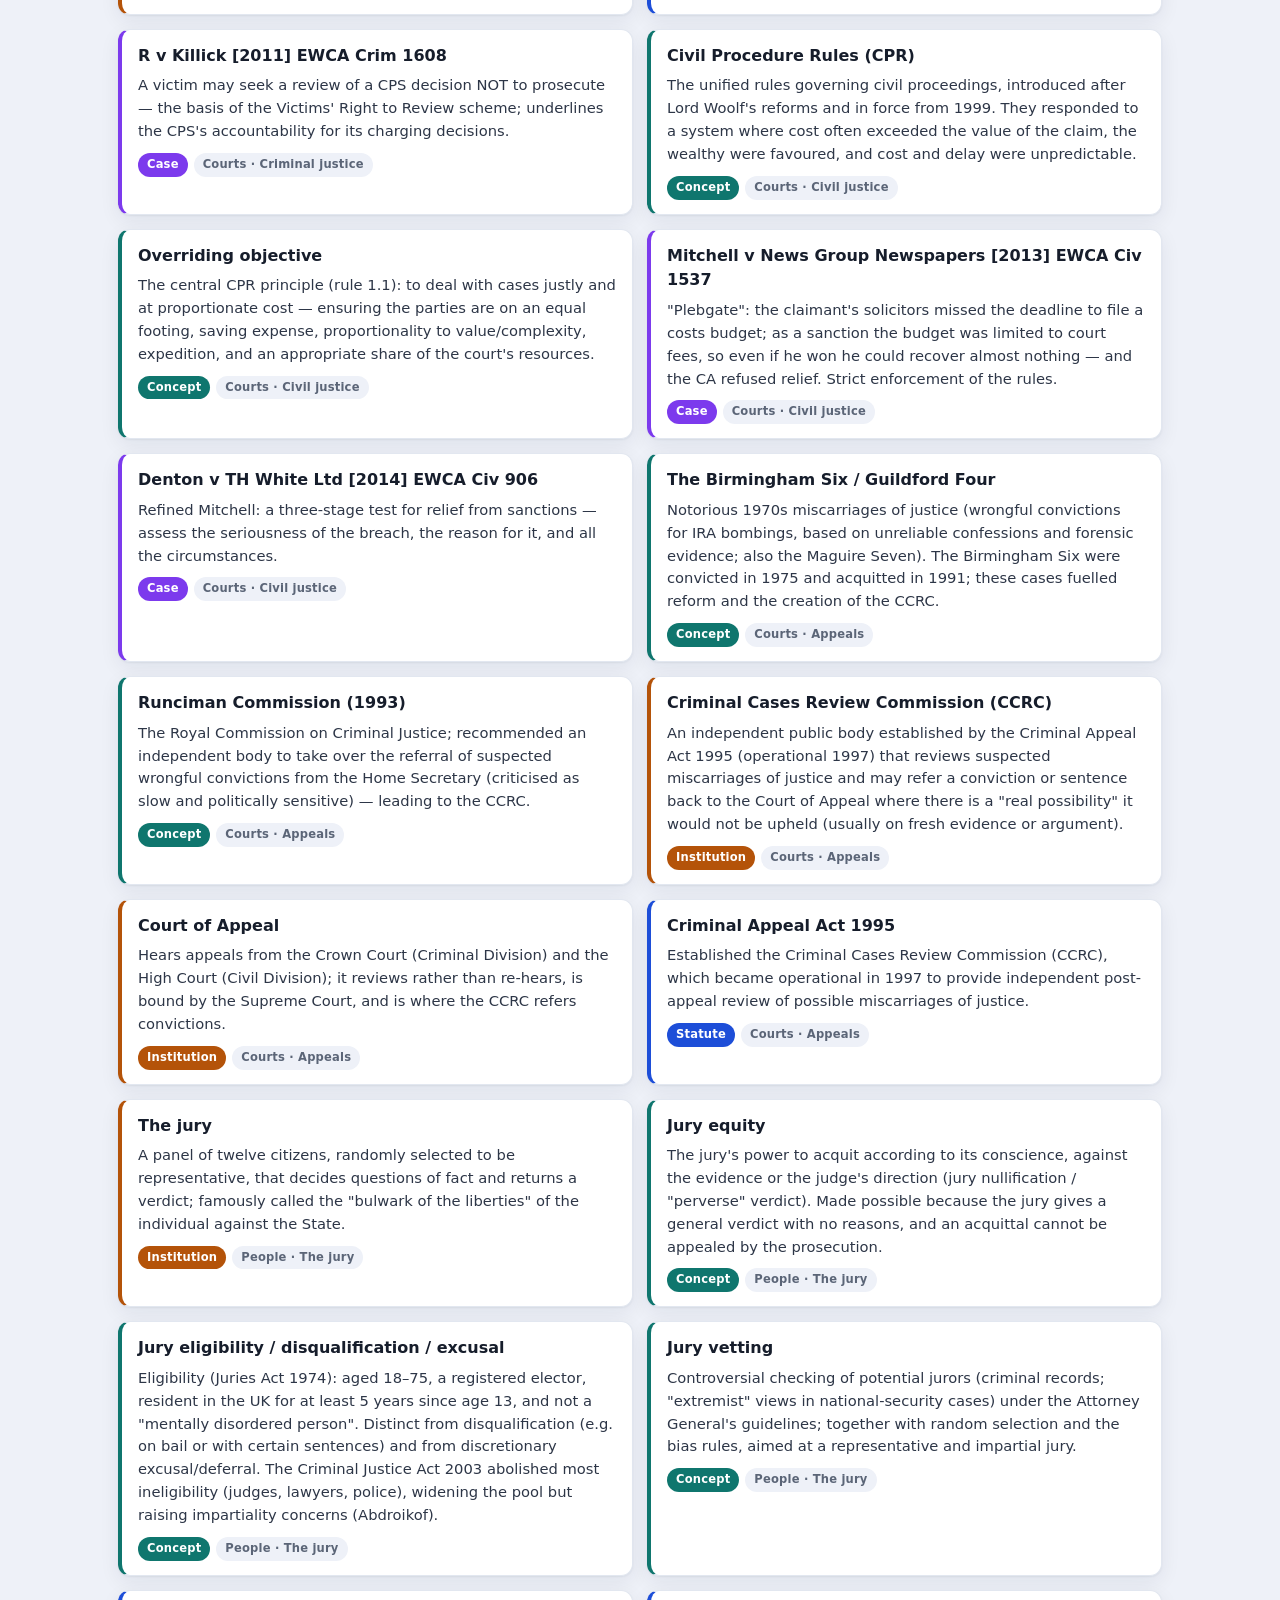
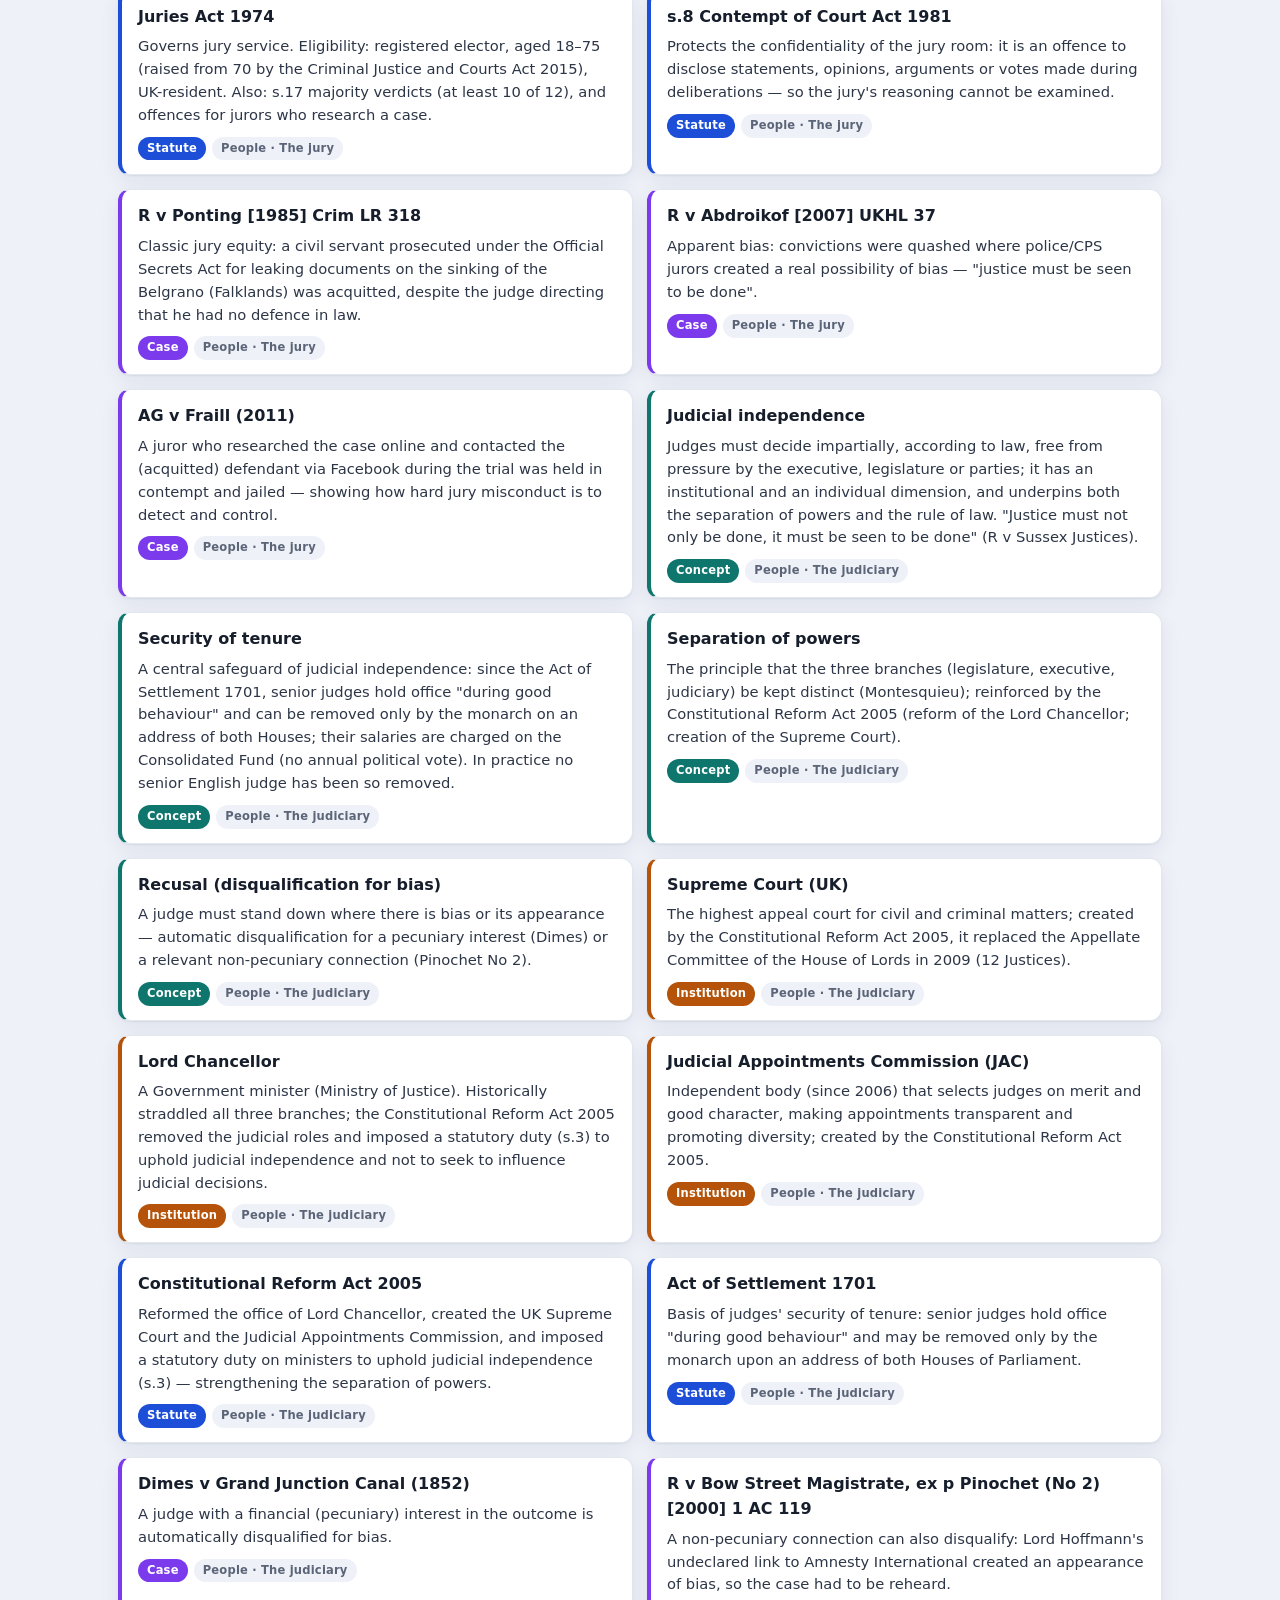
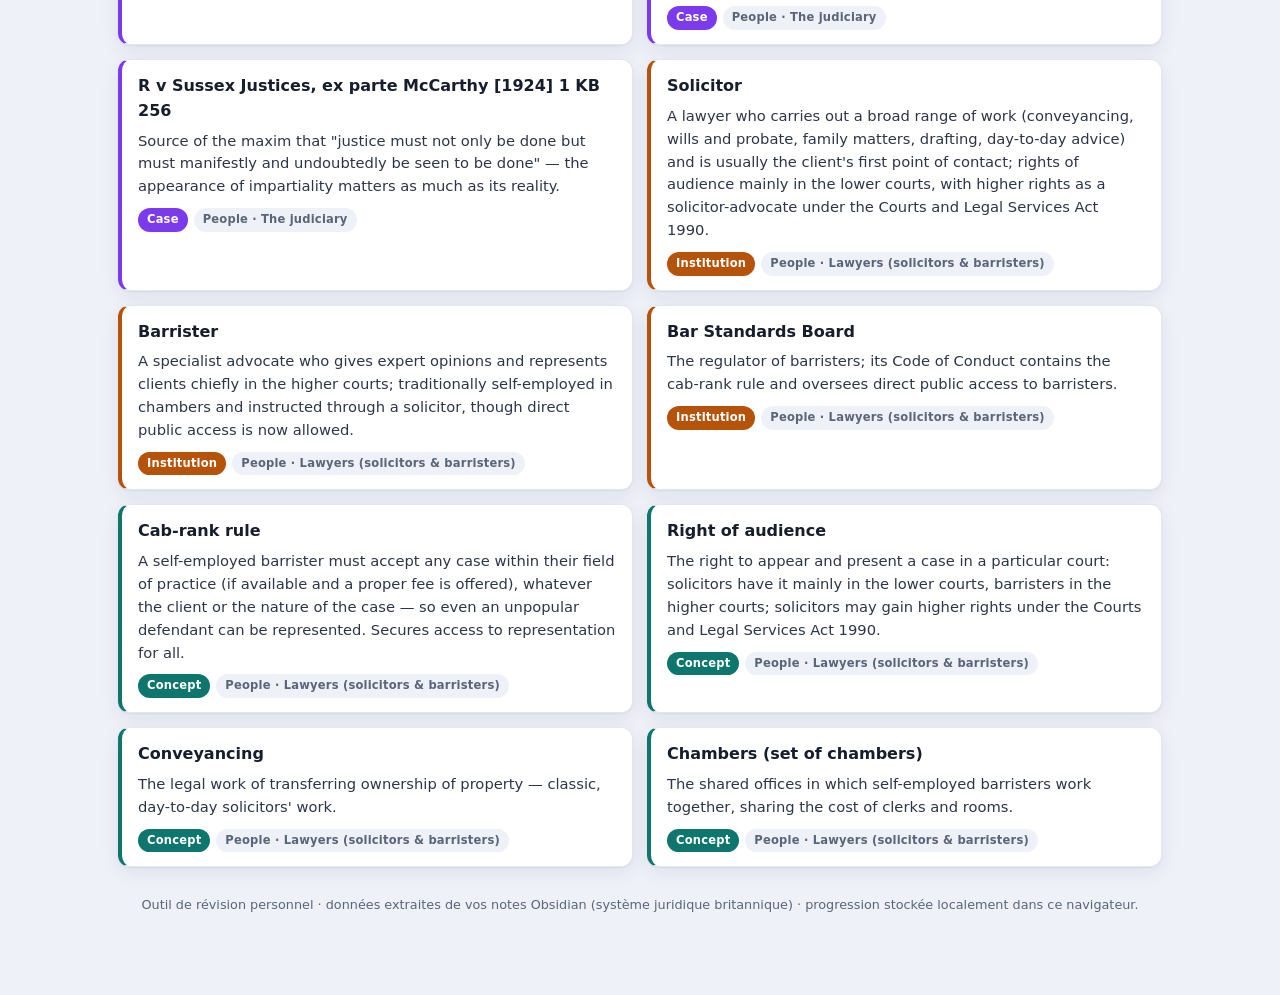
<file: revision-anglais-uk/index.html>
<!DOCTYPE html>
<html lang="fr">
<head>
<meta charset="utf-8">
<meta name="viewport" content="width=device-width, initial-scale=1">
<title>Révisions — UK Legal System (F. Thépot)</title>
<link rel="stylesheet" href="style.css">
<meta name="theme-color" content="#003399">
<link rel="manifest" href="../manifest.webmanifest">
<link rel="apple-touch-icon" href="../apple-touch-icon.png">
<meta name="apple-mobile-web-app-capable" content="yes">
<meta name="mobile-web-app-capable" content="yes">
</head>
<body>

<header class="top">
  <div class="wrap">
    <a href="../index.html" style="display:inline-block;color:#fff;opacity:.8;text-decoration:none;font-size:.84rem;margin-bottom:6px">← Mes révisions</a>
    <h1>The UK Legal System — Legal English</h1>
    <p>Répertoire &amp; flashcards — cours de Florence Thépot (L2) · cases · statutes · concepts · institutions</p>
  </div>
</header>

<div class="wrap">

  <nav class="tabs">
    <button data-tab="repertoire" class="active">📚 Répertoire</button>
    <button data-tab="flashcards">🎴 Flashcards</button>
    <button data-tab="fiches">📄 Fiches</button>
    <button id="reset-progress" class="" style="margin-left:auto" title="Effacer la progression sauvegardée">♻️ Réinitialiser la progression</button>
  </nav>

  <div id="statsbar" class="statsbar"></div>

  <!-- ===== VUE RÉPERTOIRE ===== -->
  <section id="view-repertoire">
    <div id="rep-controls" class="controls"></div>
    <p id="rep-count" class="count"></p>
    <div id="rep-list" class="list"></div>
  </section>

  <!-- ===== VUE FLASHCARDS ===== -->
  <section id="view-flashcards" style="display:none">
    <div id="fc-controls" class="fc-setup"></div>

    <div id="fc-stage" class="fc-stage">
      <div id="fc-progress" class="fc-progress"></div>
      <div id="fc-card" class="card"></div>
      <div id="fc-actions" class="fc-actions">
        <button class="ko">❌ À revoir <span class="kbd">1 ◀</span></button>
        <button class="ok">✅ Je savais <span class="kbd">▶ 2</span></button>
      </div>
    </div>

    <div id="fc-done" class="fc-done"></div>
  </section>

  <!-- ===== VUE FICHES ===== -->
  <section id="view-fiches" style="display:none">
    <div id="fiche-controls" class="controls"></div>
    <p id="fiche-count" class="count"></p>
    <div id="fiche-list" class="fiche-list"></div>
  </section>

  <footer>
    Outil de révision personnel · données extraites de vos notes Obsidian (système juridique britannique) · progression stockée localement dans ce navigateur.
  </footer>
</div>

<script src="data.js"></script>
<script src="fiches.js"></script>
<script src="app.js"></script>
<script>if('serviceWorker' in navigator){window.addEventListener('load',function(){navigator.serviceWorker.register('../sw.js').catch(function(){});});}</script>
</body>
</html>
</file>
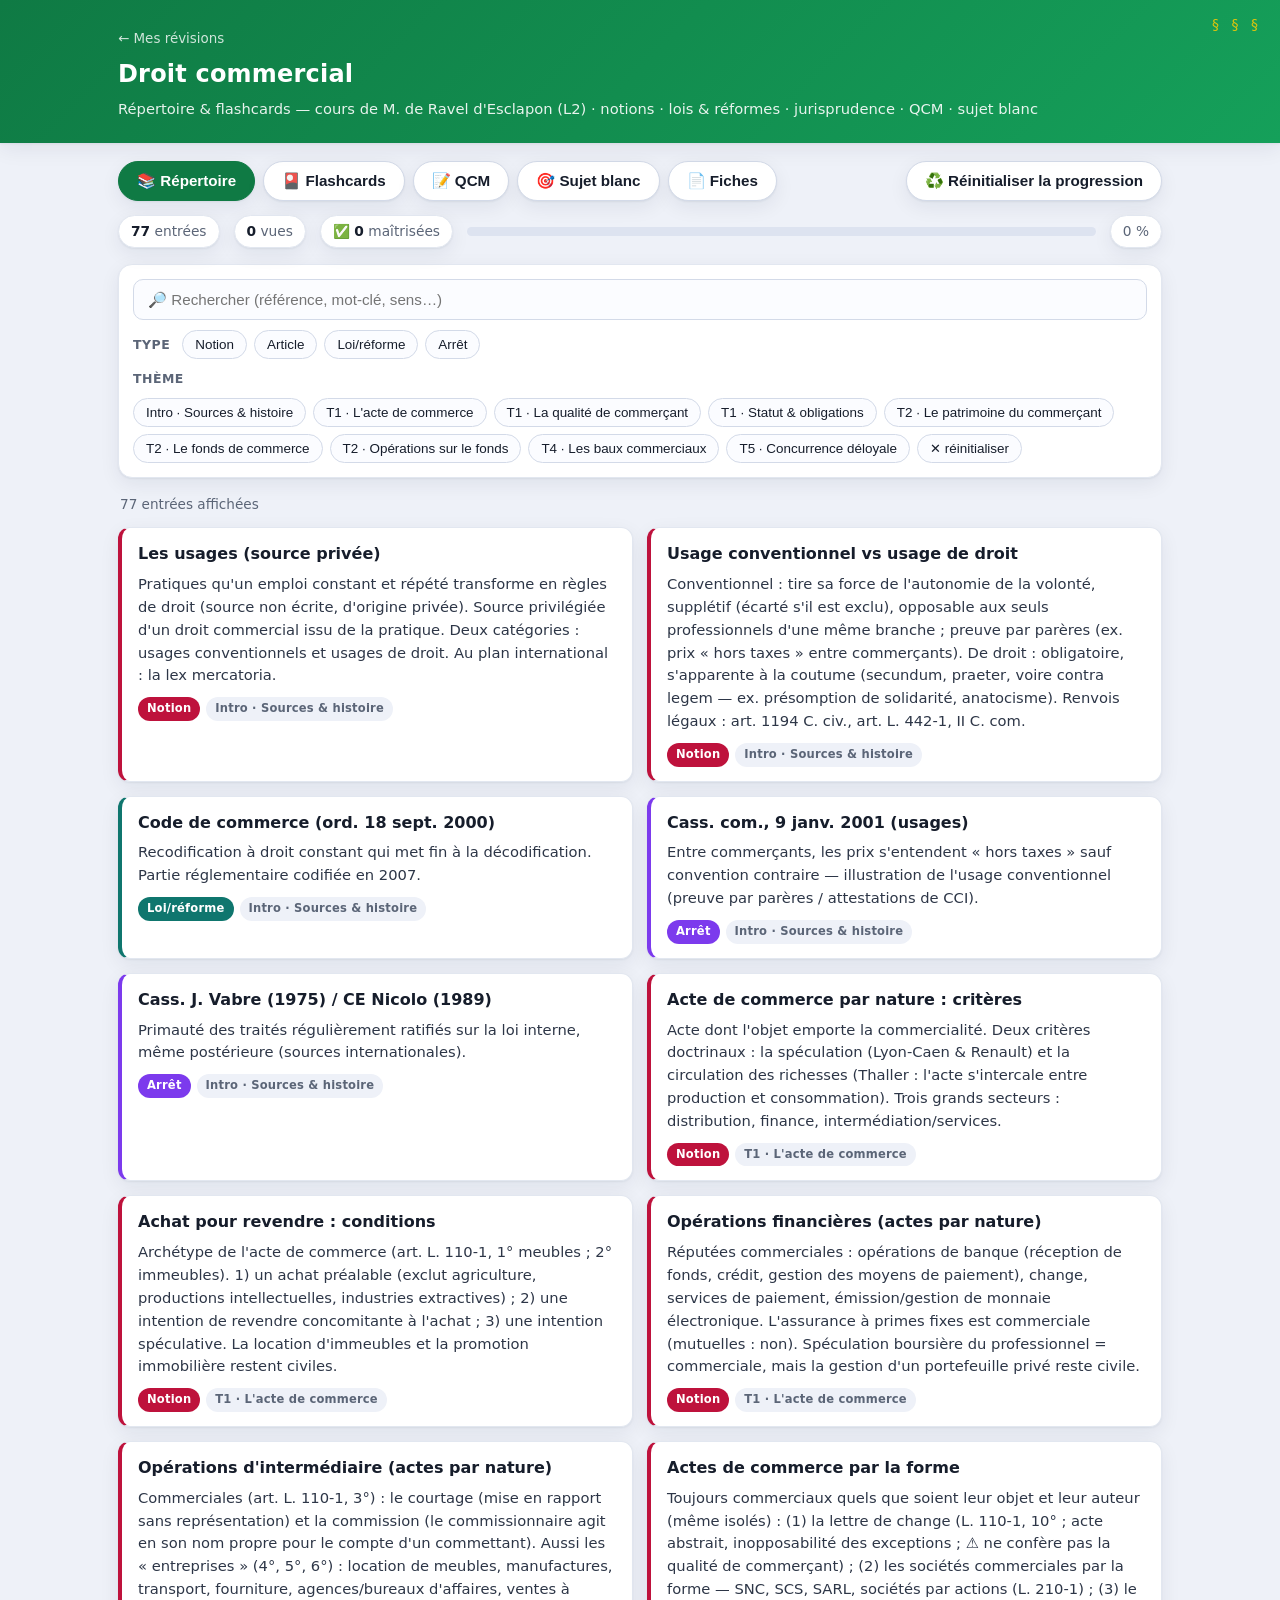
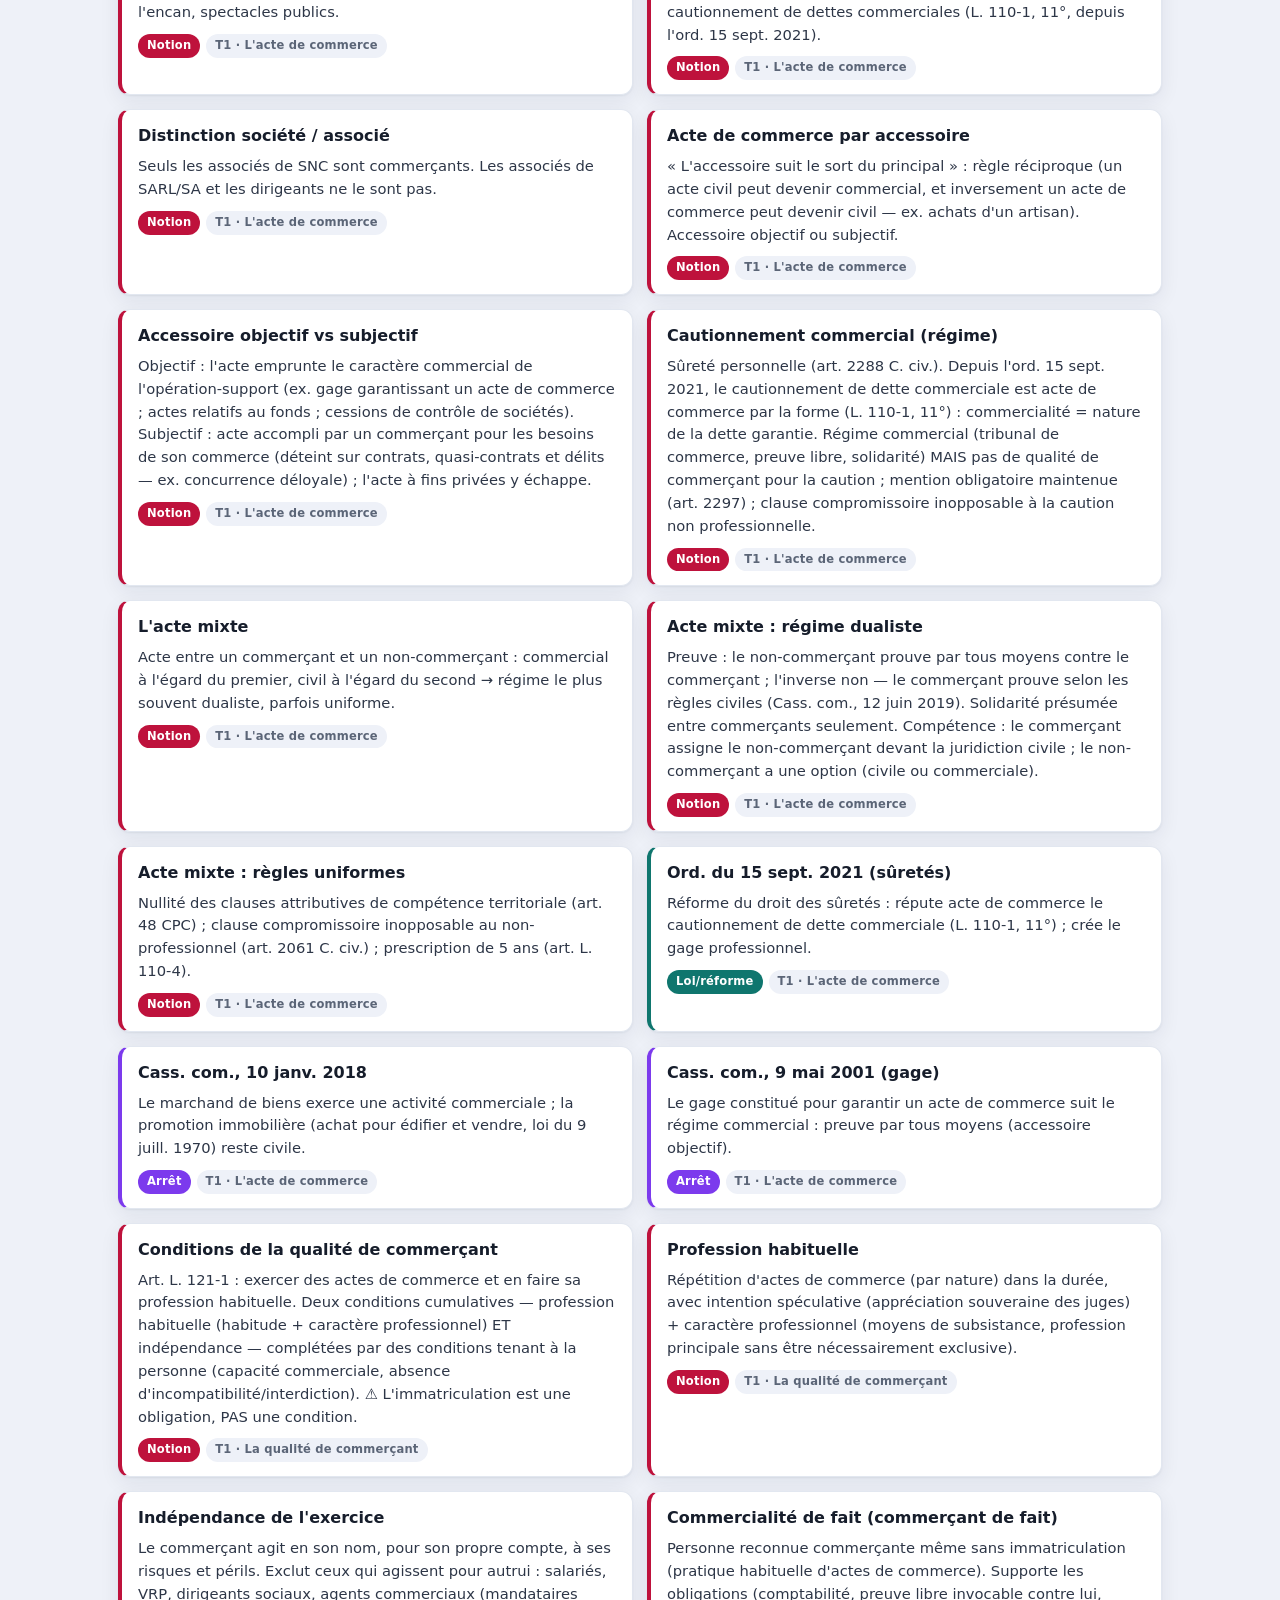
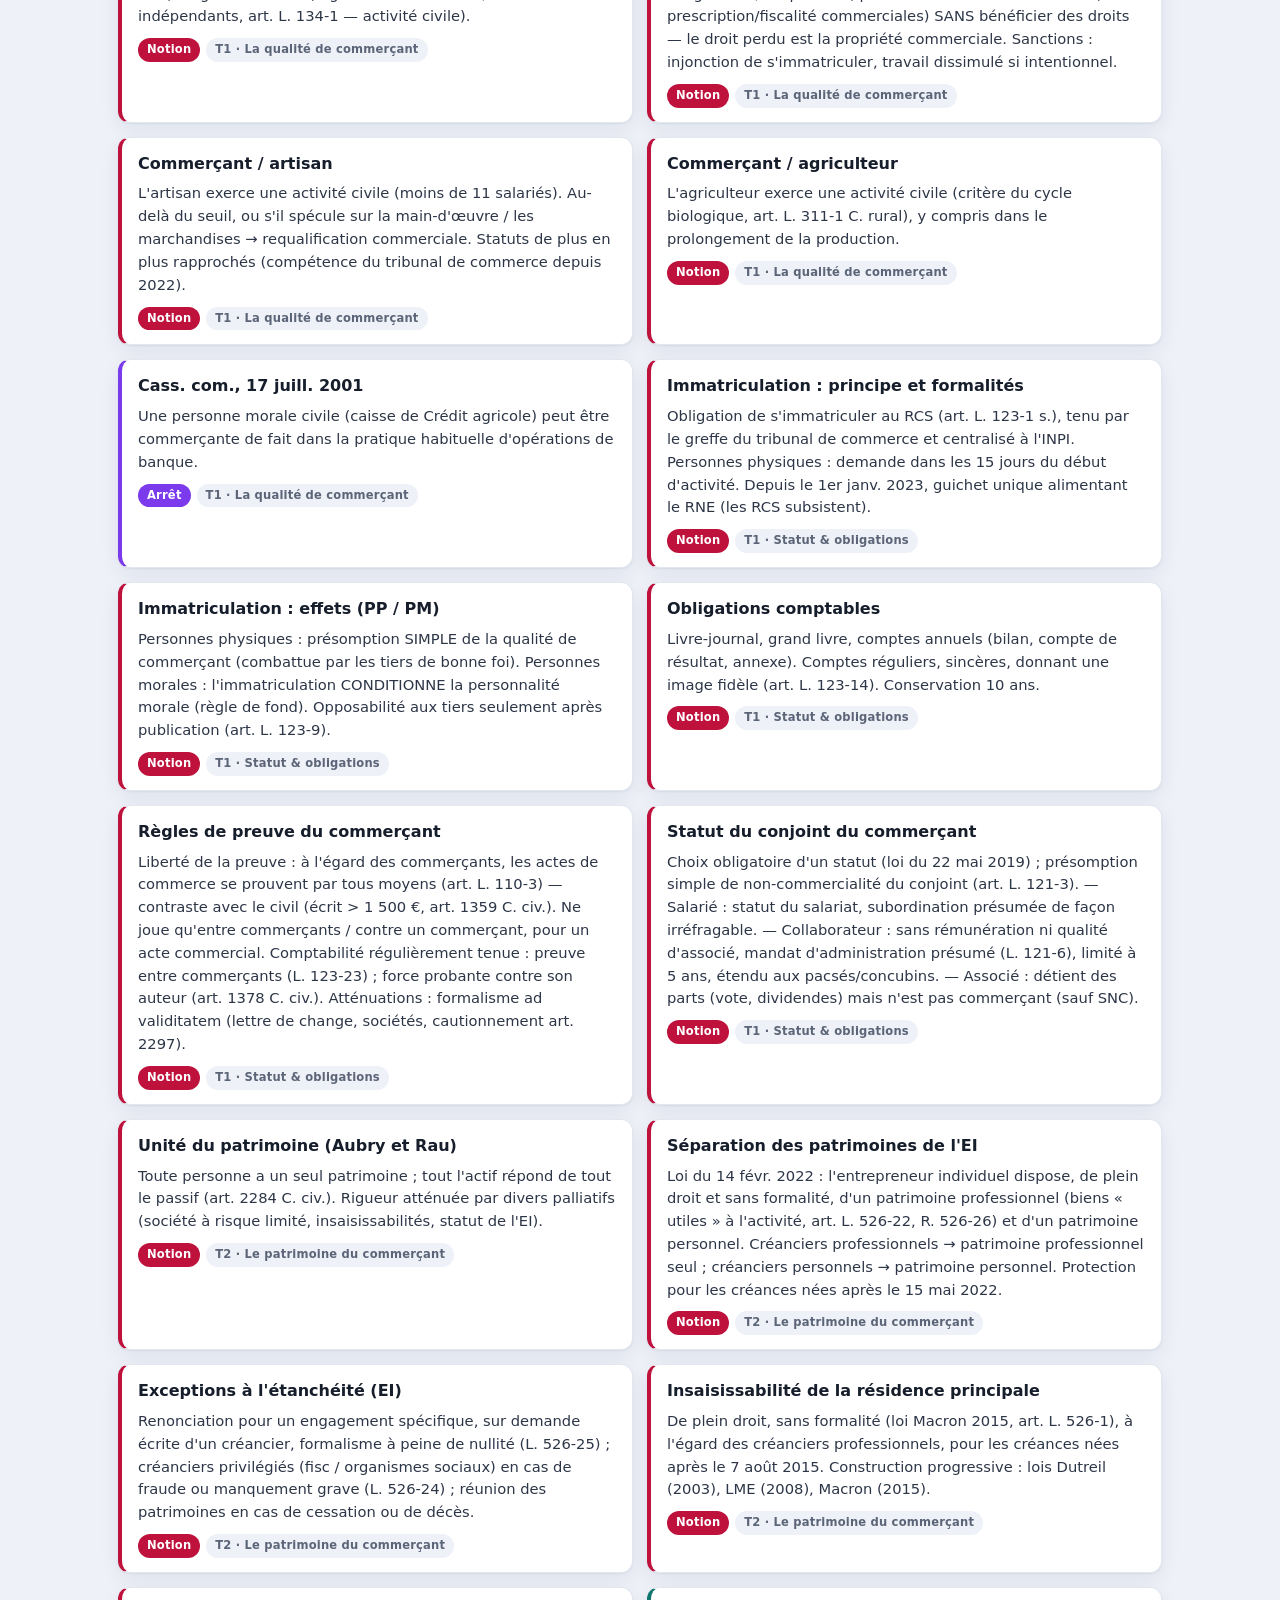
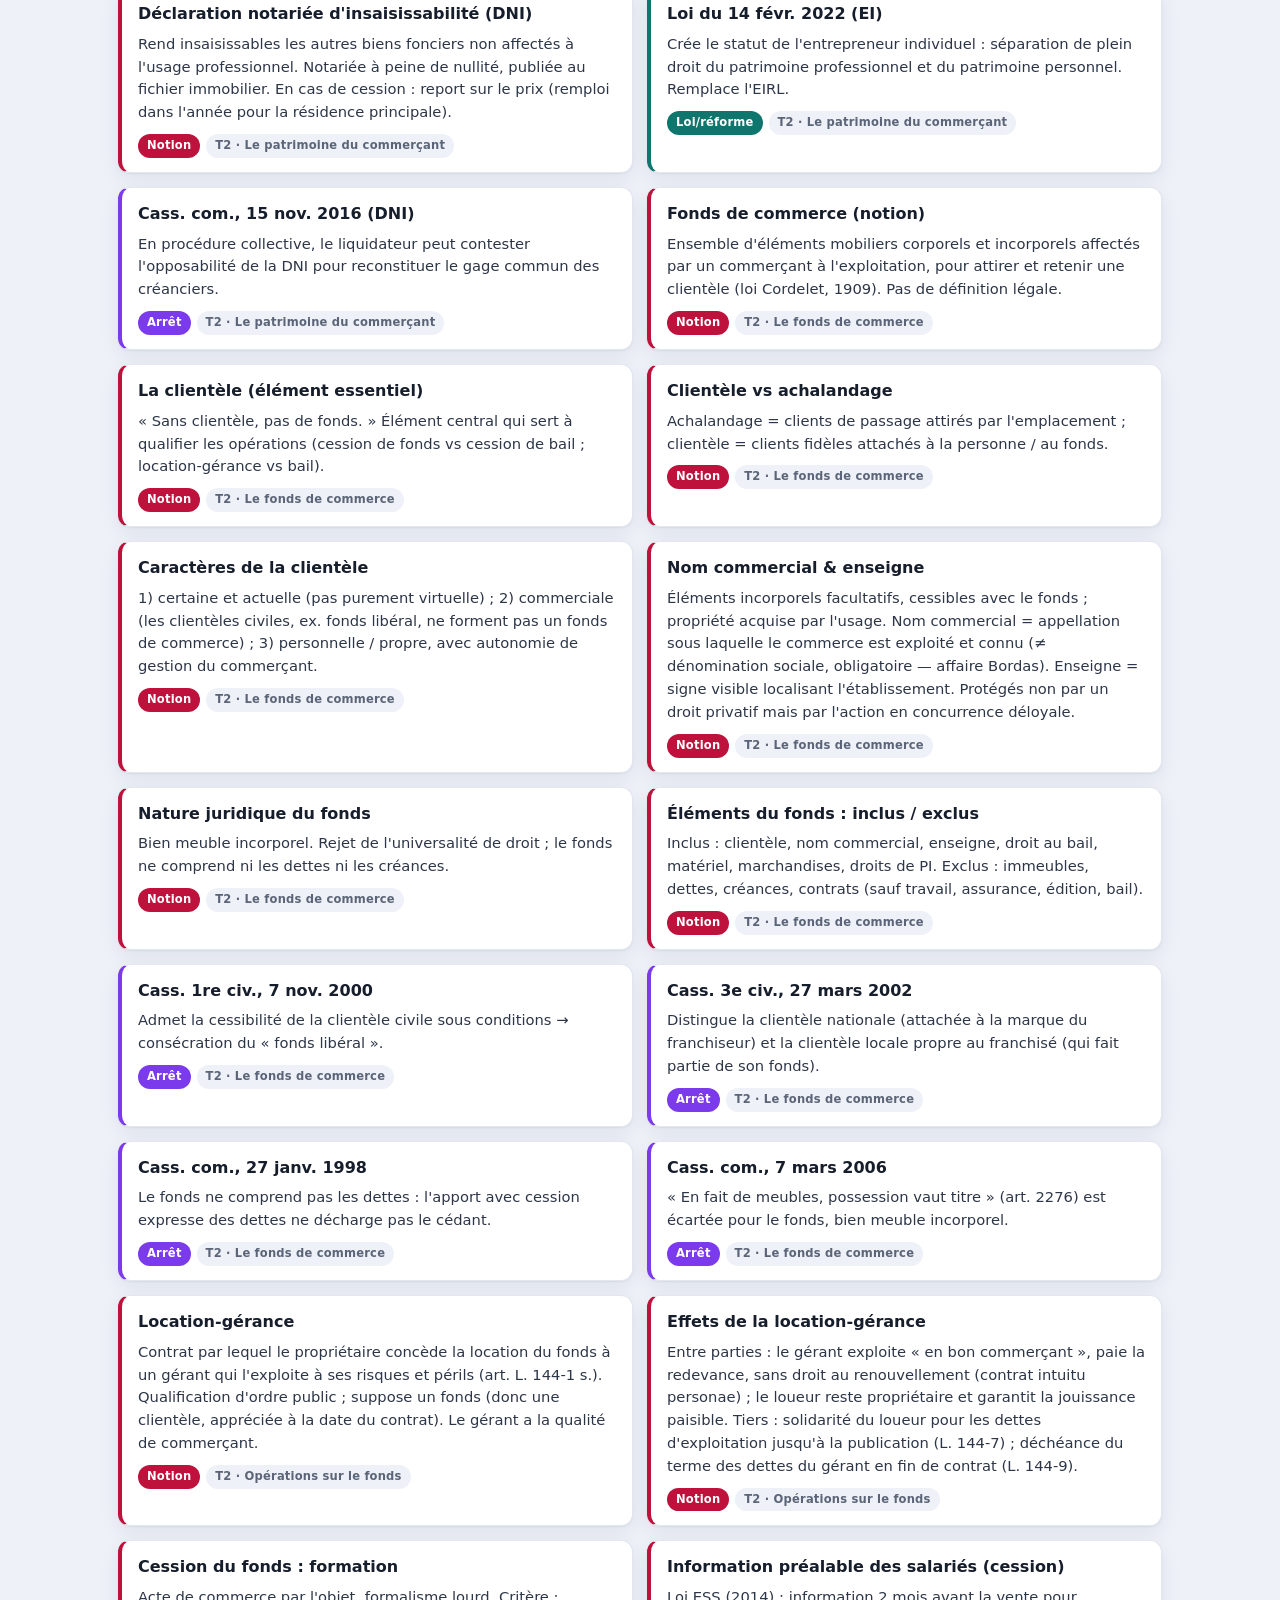
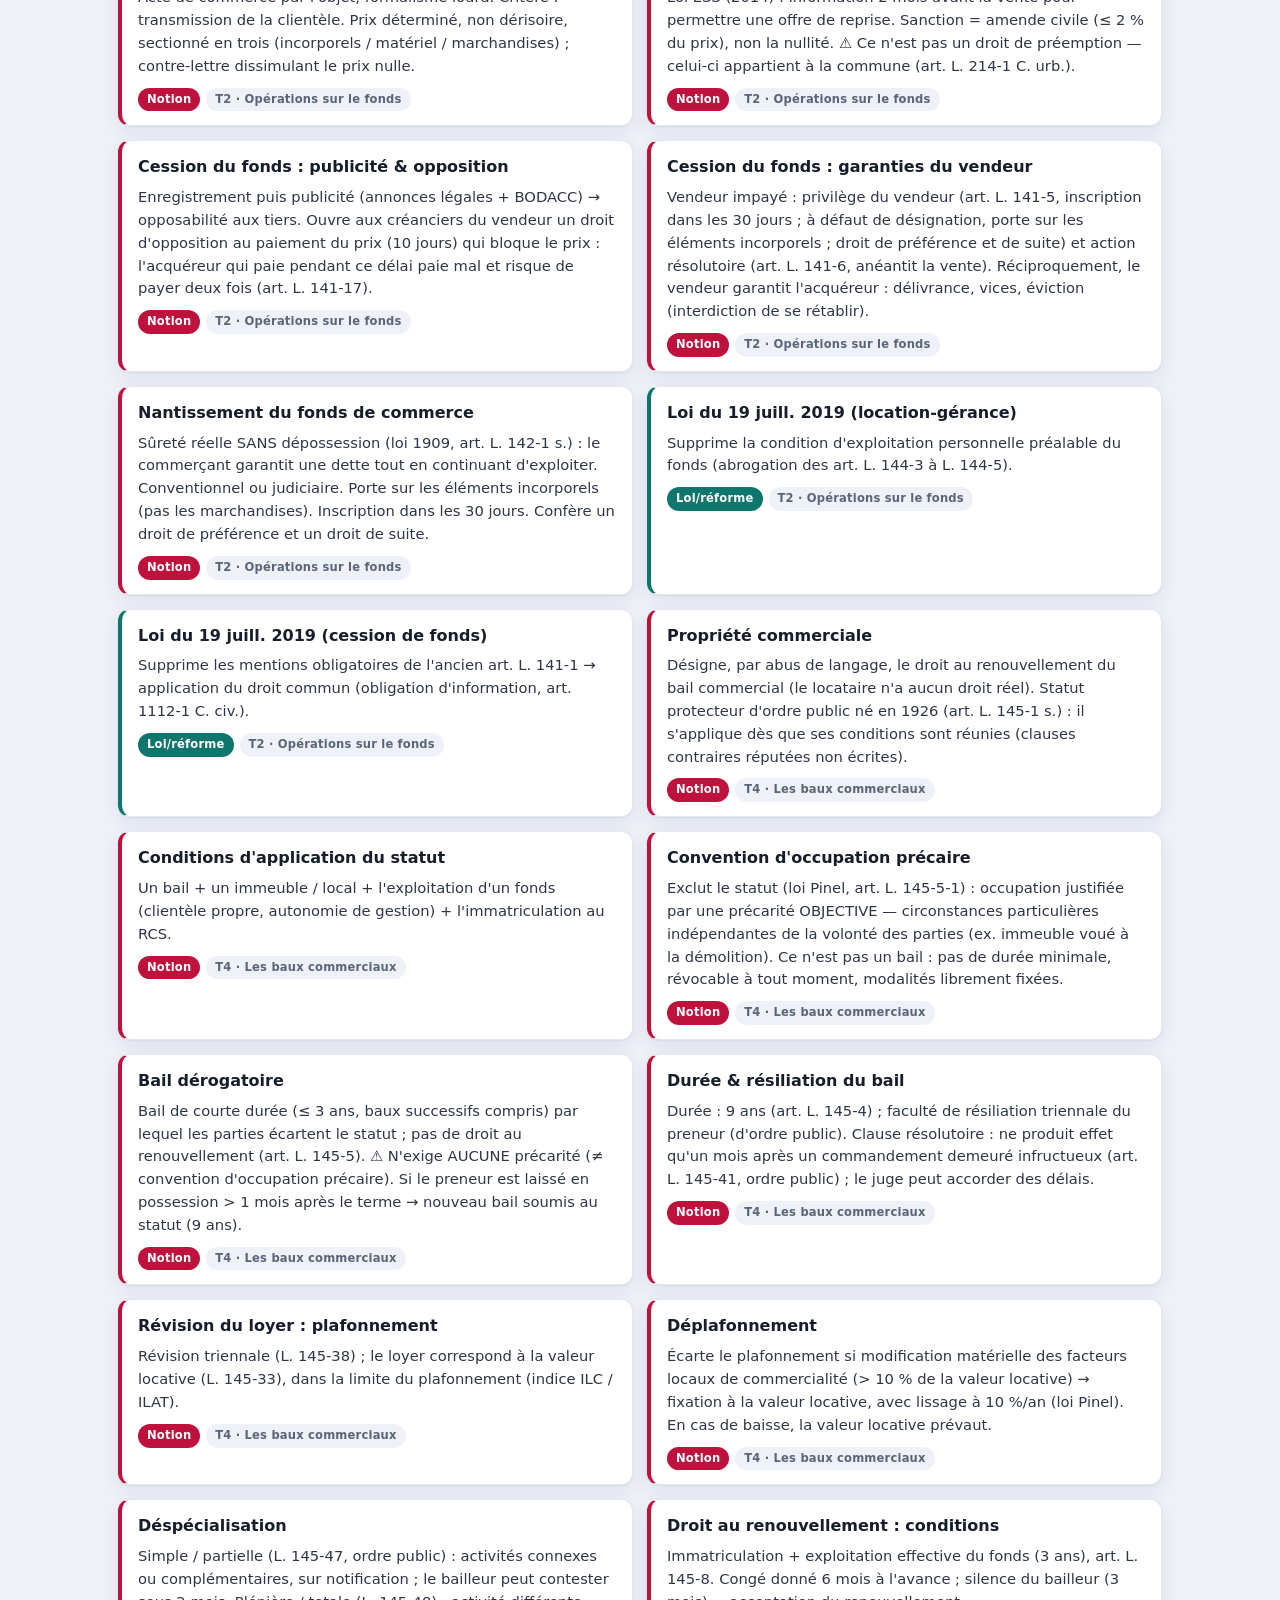
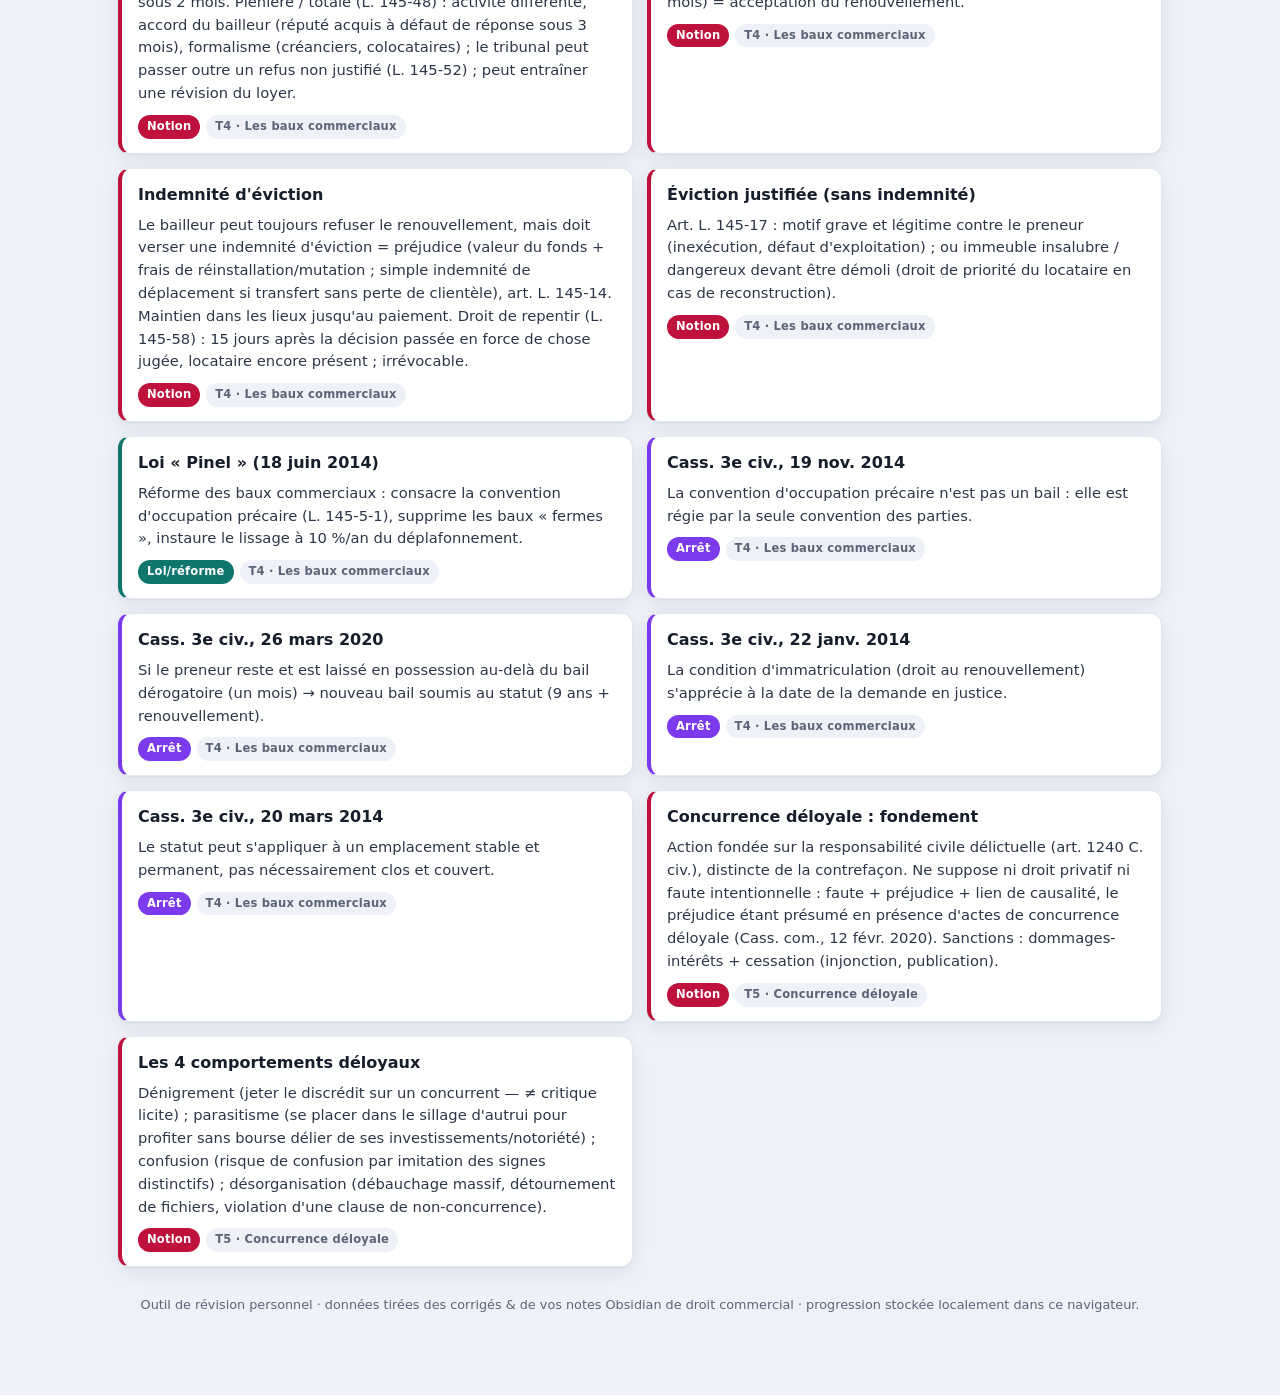
<file: revision-droit-commercial/index.html>
<!DOCTYPE html>
<html lang="fr">
<head>
<meta charset="utf-8">
<meta name="viewport" content="width=device-width, initial-scale=1">
<title>Révisions — Droit commercial (T. de Ravel d'Esclapon)</title>
<link rel="stylesheet" href="style.css">
<meta name="theme-color" content="#0f7a44">
<link rel="manifest" href="../manifest.webmanifest">
<link rel="apple-touch-icon" href="../apple-touch-icon.png">
<meta name="apple-mobile-web-app-capable" content="yes">
<meta name="mobile-web-app-capable" content="yes">
</head>
<body>

<header class="top">
  <div class="wrap">
    <a href="../index.html" style="display:inline-block;color:#fff;opacity:.8;text-decoration:none;font-size:.84rem;margin-bottom:6px">← Mes révisions</a>
    <h1>Droit commercial</h1>
    <p>Répertoire &amp; flashcards — cours de M. de Ravel d'Esclapon (L2) · notions · lois &amp; réformes · jurisprudence · QCM · sujet blanc</p>
  </div>
</header>

<div class="wrap">

  <nav class="tabs">
    <button data-tab="repertoire" class="active">📚 Répertoire</button>
    <button data-tab="flashcards">🎴 Flashcards</button>
    <button data-tab="qcm">📝 QCM</button>
    <button data-tab="sujet">🎯 Sujet blanc</button>
    <button data-tab="fiches">📄 Fiches</button>
    <button id="reset-progress" class="" style="margin-left:auto" title="Effacer la progression sauvegardée">♻️ Réinitialiser la progression</button>
  </nav>

  <div id="statsbar" class="statsbar"></div>

  <!-- ===== VUE RÉPERTOIRE ===== -->
  <section id="view-repertoire">
    <div id="rep-controls" class="controls"></div>
    <p id="rep-count" class="count"></p>
    <div id="rep-list" class="list"></div>
  </section>

  <!-- ===== VUE FLASHCARDS ===== -->
  <section id="view-flashcards" style="display:none">
    <div id="fc-controls" class="fc-setup"></div>

    <div id="fc-stage" class="fc-stage">
      <div id="fc-progress" class="fc-progress"></div>
      <div id="fc-card" class="card"></div>
      <div id="fc-actions" class="fc-actions">
        <button class="ko">❌ À revoir <span class="kbd">1 ◀</span></button>
        <button class="ok">✅ Je savais <span class="kbd">▶ 2</span></button>
      </div>
    </div>

    <div id="fc-done" class="fc-done"></div>
  </section>

  <!-- ===== VUE QCM ===== -->
  <section id="view-qcm" style="display:none">
    <div id="qcm-setup" class="fc-setup"></div>
    <div id="qcm-stage" class="qcm-stage" style="display:none"></div>
    <div id="qcm-done" class="fc-done"></div>
  </section>

  <!-- ===== VUE SUJET BLANC ===== -->
  <section id="view-sujet" style="display:none">
    <div id="sujet-setup" class="fc-setup"></div>
    <div id="sujet-stage" class="sujet-stage" style="display:none"></div>
    <div id="sujet-done" class="fc-done"></div>
  </section>

  <!-- ===== VUE FICHES ===== -->
  <section id="view-fiches" style="display:none">
    <div id="fiche-controls" class="controls"></div>
    <p id="fiche-count" class="count"></p>
    <div id="fiche-list" class="fiche-list"></div>
  </section>

  <footer>
    Outil de révision personnel · données tirées des corrigés &amp; de vos notes Obsidian de droit commercial · progression stockée localement dans ce navigateur.
  </footer>
</div>

<script src="data.js"></script>
<script src="fiches.js"></script>
<script src="qcm-data.js"></script>
<script src="app.js"></script>
<script src="qcm.js"></script>
<script src="sujet.js"></script>
<script>if('serviceWorker' in navigator){window.addEventListener('load',function(){navigator.serviceWorker.register('../sw.js').catch(function(){});});}</script>
</body>
</html>
</file>
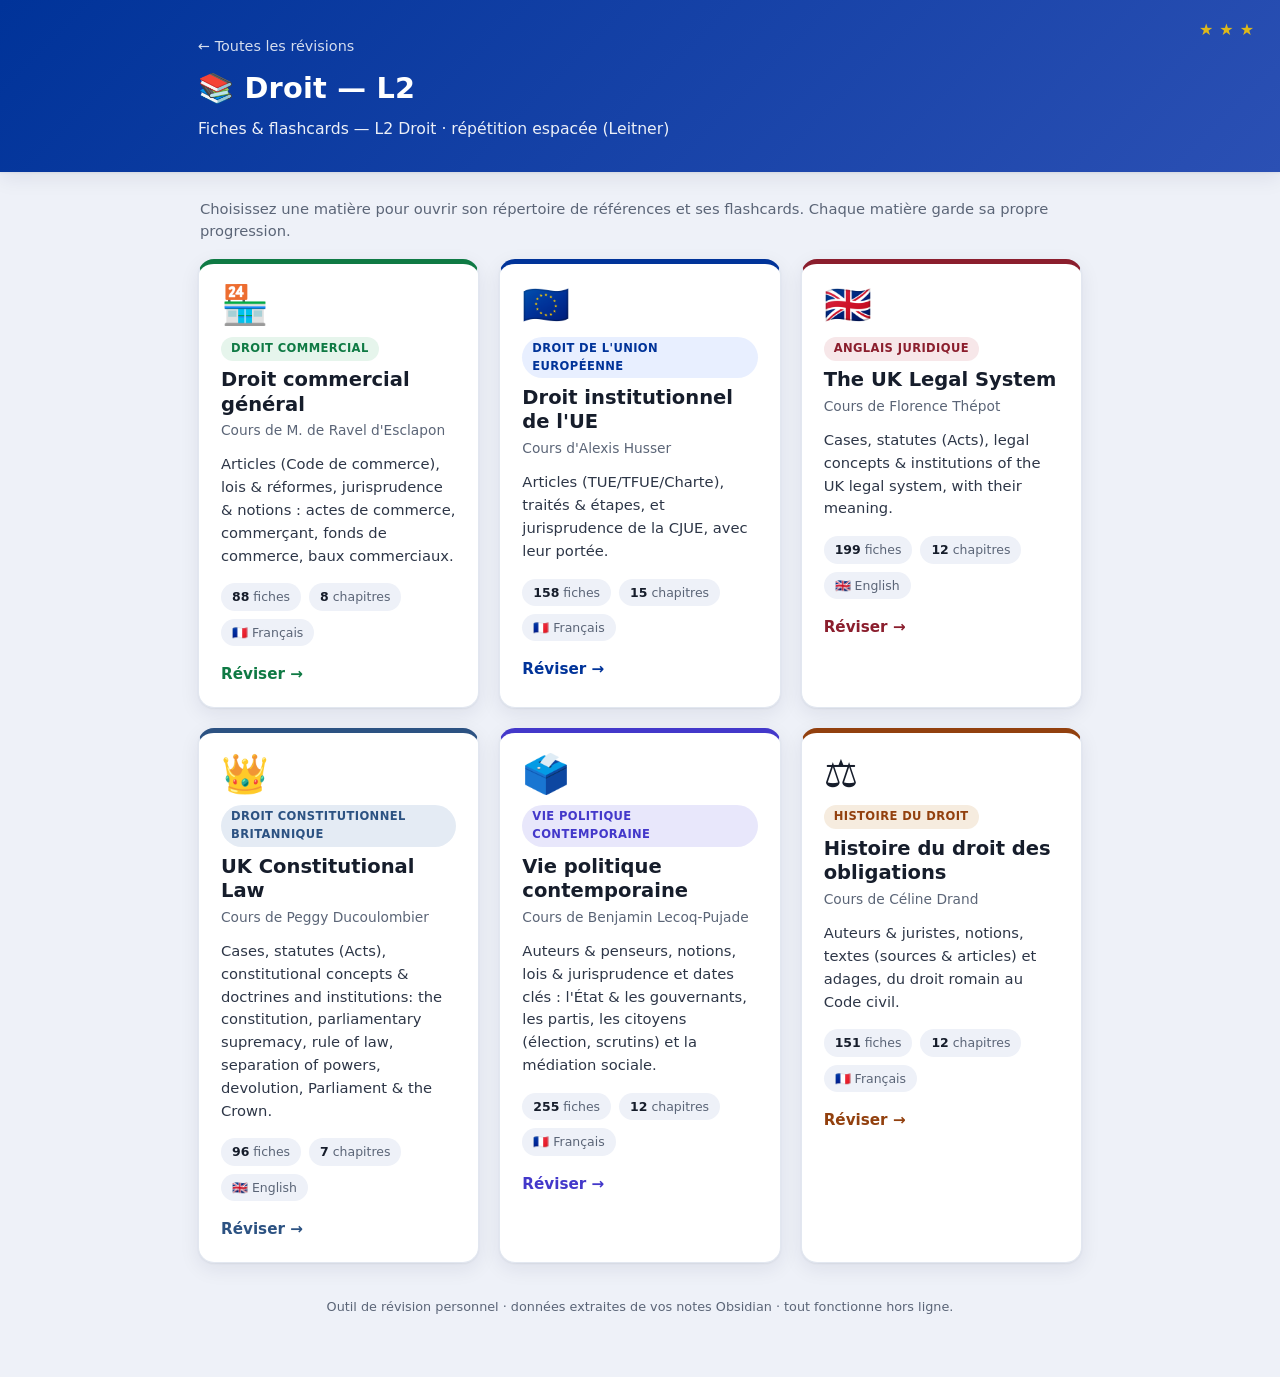
<file: revision-droit-l2/index.html>
<!DOCTYPE html>
<html lang="fr">
<head>
<meta charset="utf-8">
<meta name="viewport" content="width=device-width, initial-scale=1, viewport-fit=cover">
<title>Mes révisions — L2 Droit</title>
<meta name="theme-color" content="#003399">
<link rel="manifest" href="../manifest.webmanifest">
<link rel="apple-touch-icon" href="../apple-touch-icon.png">
<meta name="apple-mobile-web-app-capable" content="yes">
<meta name="mobile-web-app-capable" content="yes">
<meta name="apple-mobile-web-app-title" content="Mes révisions">
<style>
  :root{
    --eu-blue:#003399; --eu-blue-2:#2b50b4; --gold:#ffcc00;
    --uk-red:#8b1e2d; --uk-red-2:#b8323f;
    --hist:#92400e; --hist-2:#b45309;
    --co:#0f7a44;
    --vp:#4338ca;
    --cst:#2c5282;
    --bg:#eef1f8; --card:#fff; --ink:#161d2b; --muted:#5b6577; --line:#e2e7f0;
    --shadow:0 1px 2px rgba(20,30,60,.06),0 6px 20px rgba(20,30,60,.08);
  }
  *{box-sizing:border-box}
  html,body{margin:0}
  body{
    font-family:"Segoe UI",system-ui,-apple-system,Roboto,Helvetica,Arial,sans-serif;
    background:var(--bg); color:var(--ink); line-height:1.55; -webkit-font-smoothing:antialiased;
  }
  .wrap{max-width:920px; margin:0 auto; padding:0 18px 60px}
  header.top{
    background:linear-gradient(135deg,var(--eu-blue),var(--eu-blue-2));
    color:#fff; padding:34px 0 30px; box-shadow:var(--shadow); position:relative; overflow:hidden;
  }
  header.top::after{content:"★★★"; position:absolute; right:20px; top:18px; letter-spacing:6px; color:var(--gold); opacity:.85}
  header.top .wrap{padding-bottom:0}
  header.top h1{margin:0; font-size:1.8rem; font-weight:800; letter-spacing:.2px}
  header.top p{margin:.4rem 0 0; opacity:.92; font-size:.98rem}

  .lead{color:var(--muted); font-size:.92rem; margin:26px 2px 16px}
  .grid{display:grid; grid-template-columns:repeat(auto-fit,minmax(250px,1fr)); gap:20px}
  @media(max-width:560px){.grid{grid-template-columns:1fr}}

  a.course{
    display:block; text-decoration:none; color:inherit; background:var(--card);
    border:1px solid var(--line); border-top:5px solid var(--eu-blue); border-radius:16px;
    padding:22px 22px 20px; box-shadow:var(--shadow); transition:transform .14s, box-shadow .14s, border-color .14s;
  }
  a.course:hover{transform:translateY(-3px); box-shadow:0 4px 10px rgba(20,30,60,.10),0 16px 34px rgba(20,30,60,.13)}
  a.course.uk{border-top-color:var(--uk-red)}
  a.course.hist{border-top-color:var(--hist)}
  a.course.co{border-top-color:var(--co)}
  a.course.vp{border-top-color:var(--vp)}
  a.course.cst{border-top-color:var(--cst)}
  .course .flag{font-size:2.4rem; line-height:1}
  .course .tag{display:inline-block; font-size:.72rem; font-weight:700; letter-spacing:.4px; text-transform:uppercase;
    padding:3px 10px; border-radius:999px; background:#e8efff; color:var(--eu-blue); margin:12px 0 6px}
  a.course.uk .tag{background:#f7e7e9; color:var(--uk-red)}
  a.course.hist .tag{background:#f6ecdf; color:var(--hist)}
  a.course.co .tag{background:#e6f5ec; color:var(--co)}
  a.course.vp .tag{background:#e8e7fb; color:var(--vp)}
  a.course.cst .tag{background:#e4ebf4; color:var(--cst)}
  .course h2{margin:.1rem 0 .2rem; font-size:1.22rem; line-height:1.25}
  .course .prof{font-size:.86rem; color:var(--muted); margin:0 0 12px}
  .course .desc{font-size:.92rem; color:#2d3647; margin:0 0 16px}
  .course .stats{display:flex; gap:8px; flex-wrap:wrap; margin-bottom:16px}
  .course .chip{font-size:.78rem; background:#eef1f8; color:var(--muted); border-radius:999px; padding:4px 11px}
  .course .chip b{color:var(--ink)}
  .course .cta{font-weight:700; color:var(--eu-blue); font-size:.95rem}
  a.course.uk .cta{color:var(--uk-red)}
  a.course.hist .cta{color:var(--hist)}
  a.course.co .cta{color:var(--co)}
  a.course.vp .cta{color:var(--vp)}
  a.course.cst .cta{color:var(--cst)}
  .course .cta::after{content:" →"}

  footer{text-align:center; color:var(--muted); font-size:.8rem; margin-top:34px}
</style>
</head>
<body>

<header class="top">
  <div class="wrap">
    <p style="margin:0 0 .5rem"><a href="../index.html" style="color:#fff;opacity:.9;text-decoration:none;font-size:.9rem">← Toutes les révisions</a></p>
    <h1>📚 Droit — L2</h1>
    <p>Fiches &amp; flashcards — L2 Droit · répétition espacée (Leitner)</p>
  </div>
</header>

<div class="wrap">
  <p class="lead">Choisissez une matière pour ouvrir son répertoire de références et ses flashcards. Chaque matière garde sa propre progression.</p>

  <div class="grid">

    <a class="course co" href="revision-droit-commercial/index.html">
      <div class="flag">🏪</div>
      <span class="tag">Droit commercial</span>
      <h2>Droit commercial général</h2>
      <p class="prof">Cours de M. de Ravel d'Esclapon</p>
      <p class="desc">Articles (Code de commerce), lois &amp; réformes, jurisprudence &amp; notions : actes de commerce, commerçant, fonds de commerce, baux commerciaux.</p>
      <div class="stats">
        <span class="chip"><b>88</b> fiches</span>
        <span class="chip"><b>8</b> chapitres</span>
        <span class="chip">🇫🇷 Français</span>
      </div>
      <span class="cta">Réviser</span>
    </a>

    <a class="course eu" href="revision-droit-ue/index.html">
      <div class="flag">🇪🇺</div>
      <span class="tag">Droit de l'Union européenne</span>
      <h2>Droit institutionnel de l'UE</h2>
      <p class="prof">Cours d'Alexis Husser</p>
      <p class="desc">Articles (TUE/TFUE/Charte), traités &amp; étapes, et jurisprudence de la CJUE, avec leur portée.</p>
      <div class="stats">
        <span class="chip"><b>158</b> fiches</span>
        <span class="chip"><b>15</b> chapitres</span>
        <span class="chip">🇫🇷 Français</span>
      </div>
      <span class="cta">Réviser</span>
    </a>

    <a class="course uk" href="revision-anglais-uk/index.html">
      <div class="flag">🇬🇧</div>
      <span class="tag">Anglais juridique</span>
      <h2>The UK Legal System</h2>
      <p class="prof">Cours de Florence Thépot</p>
      <p class="desc">Cases, statutes (Acts), legal concepts &amp; institutions of the UK legal system, with their meaning.</p>
      <div class="stats">
        <span class="chip"><b>199</b> fiches</span>
        <span class="chip"><b>12</b> chapitres</span>
        <span class="chip">🇬🇧 English</span>
      </div>
      <span class="cta">Réviser</span>
    </a>

    <a class="course cst" href="revision-anglais-constit/index.html">
      <div class="flag">👑</div>
      <span class="tag">Droit constitutionnel britannique</span>
      <h2>UK Constitutional Law</h2>
      <p class="prof">Cours de Peggy Ducoulombier</p>
      <p class="desc">Cases, statutes (Acts), constitutional concepts &amp; doctrines and institutions: the constitution, parliamentary supremacy, rule of law, separation of powers, devolution, Parliament &amp; the Crown.</p>
      <div class="stats">
        <span class="chip"><b>96</b> fiches</span>
        <span class="chip"><b>7</b> chapitres</span>
        <span class="chip">🇬🇧 English</span>
      </div>
      <span class="cta">Réviser</span>
    </a>

    <a class="course vp" href="revision-vie-politique/index.html">
      <div class="flag">🗳️</div>
      <span class="tag">Vie politique contemporaine</span>
      <h2>Vie politique contemporaine</h2>
      <p class="prof">Cours de Benjamin Lecoq-Pujade</p>
      <p class="desc">Auteurs &amp; penseurs, notions, lois &amp; jurisprudence et dates clés : l'État &amp; les gouvernants, les partis, les citoyens (élection, scrutins) et la médiation sociale.</p>
      <div class="stats">
        <span class="chip"><b>255</b> fiches</span>
        <span class="chip"><b>12</b> chapitres</span>
        <span class="chip">🇫🇷 Français</span>
      </div>
      <span class="cta">Réviser</span>
    </a>

    <a class="course hist" href="revision-histoire-droit/index.html">
      <div class="flag">⚖️</div>
      <span class="tag">Histoire du droit</span>
      <h2>Histoire du droit des obligations</h2>
      <p class="prof">Cours de Céline Drand</p>
      <p class="desc">Auteurs &amp; juristes, notions, textes (sources &amp; articles) et adages, du droit romain au Code civil.</p>
      <div class="stats">
        <span class="chip"><b>151</b> fiches</span>
        <span class="chip"><b>12</b> chapitres</span>
        <span class="chip">🇫🇷 Français</span>
      </div>
      <span class="cta">Réviser</span>
    </a>

  </div>

  <footer>Outil de révision personnel · données extraites de vos notes Obsidian · tout fonctionne hors ligne.</footer>
</div>

<script>if('serviceWorker' in navigator){window.addEventListener('load',function(){navigator.serviceWorker.register('../sw.js').catch(function(){});});}</script>
</body>
</html>
</file>
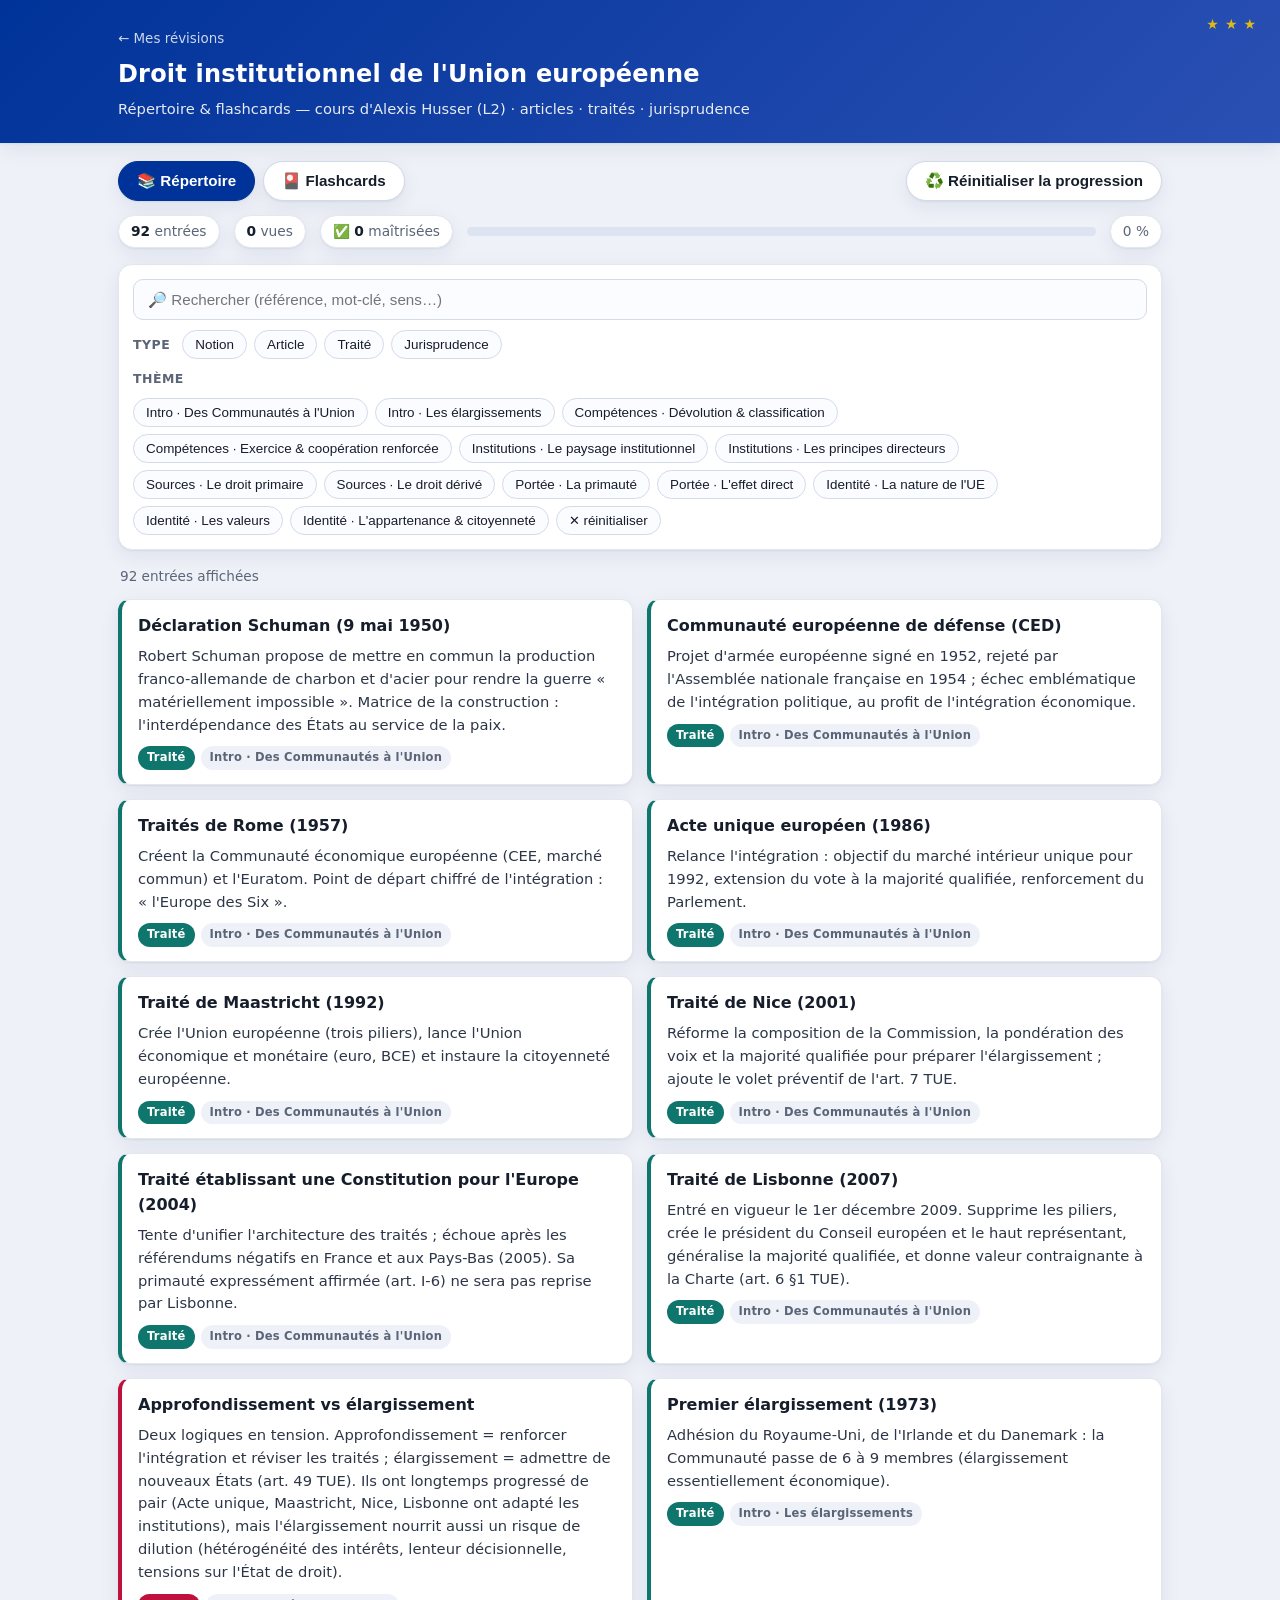
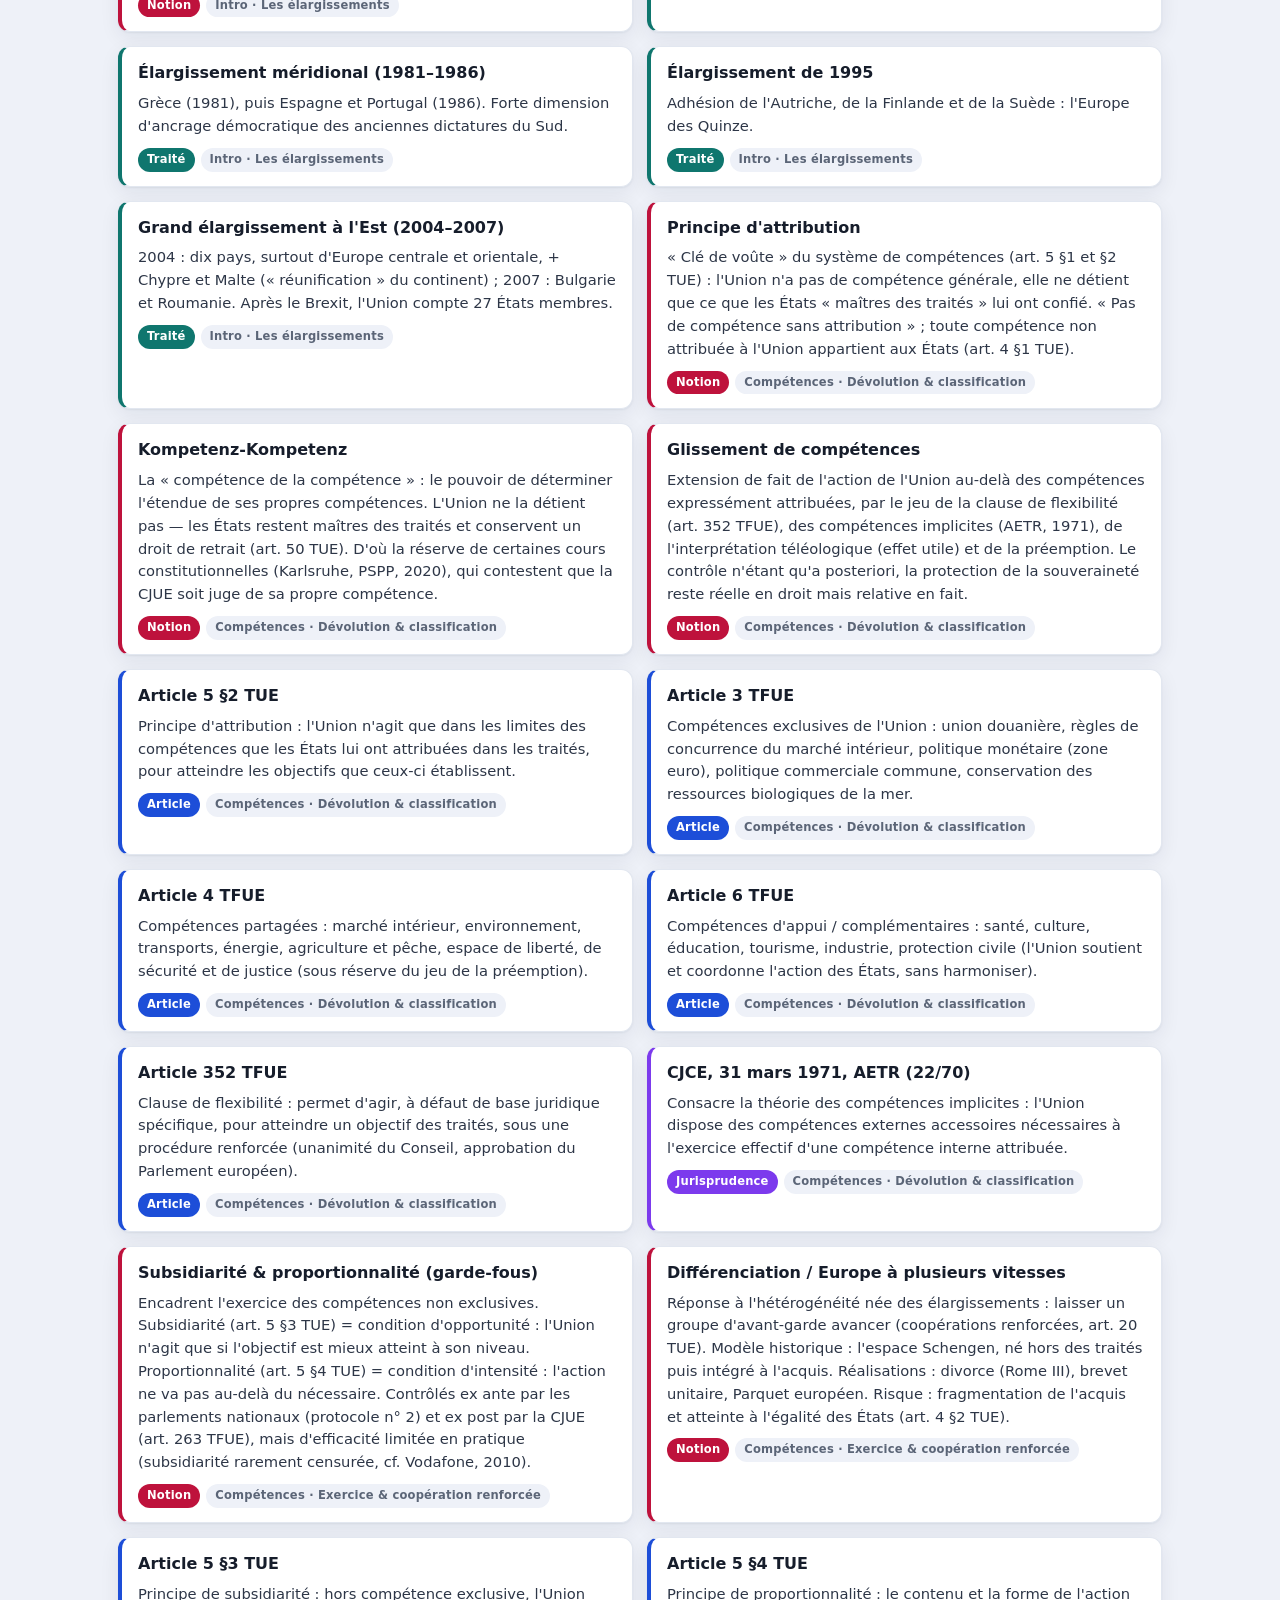
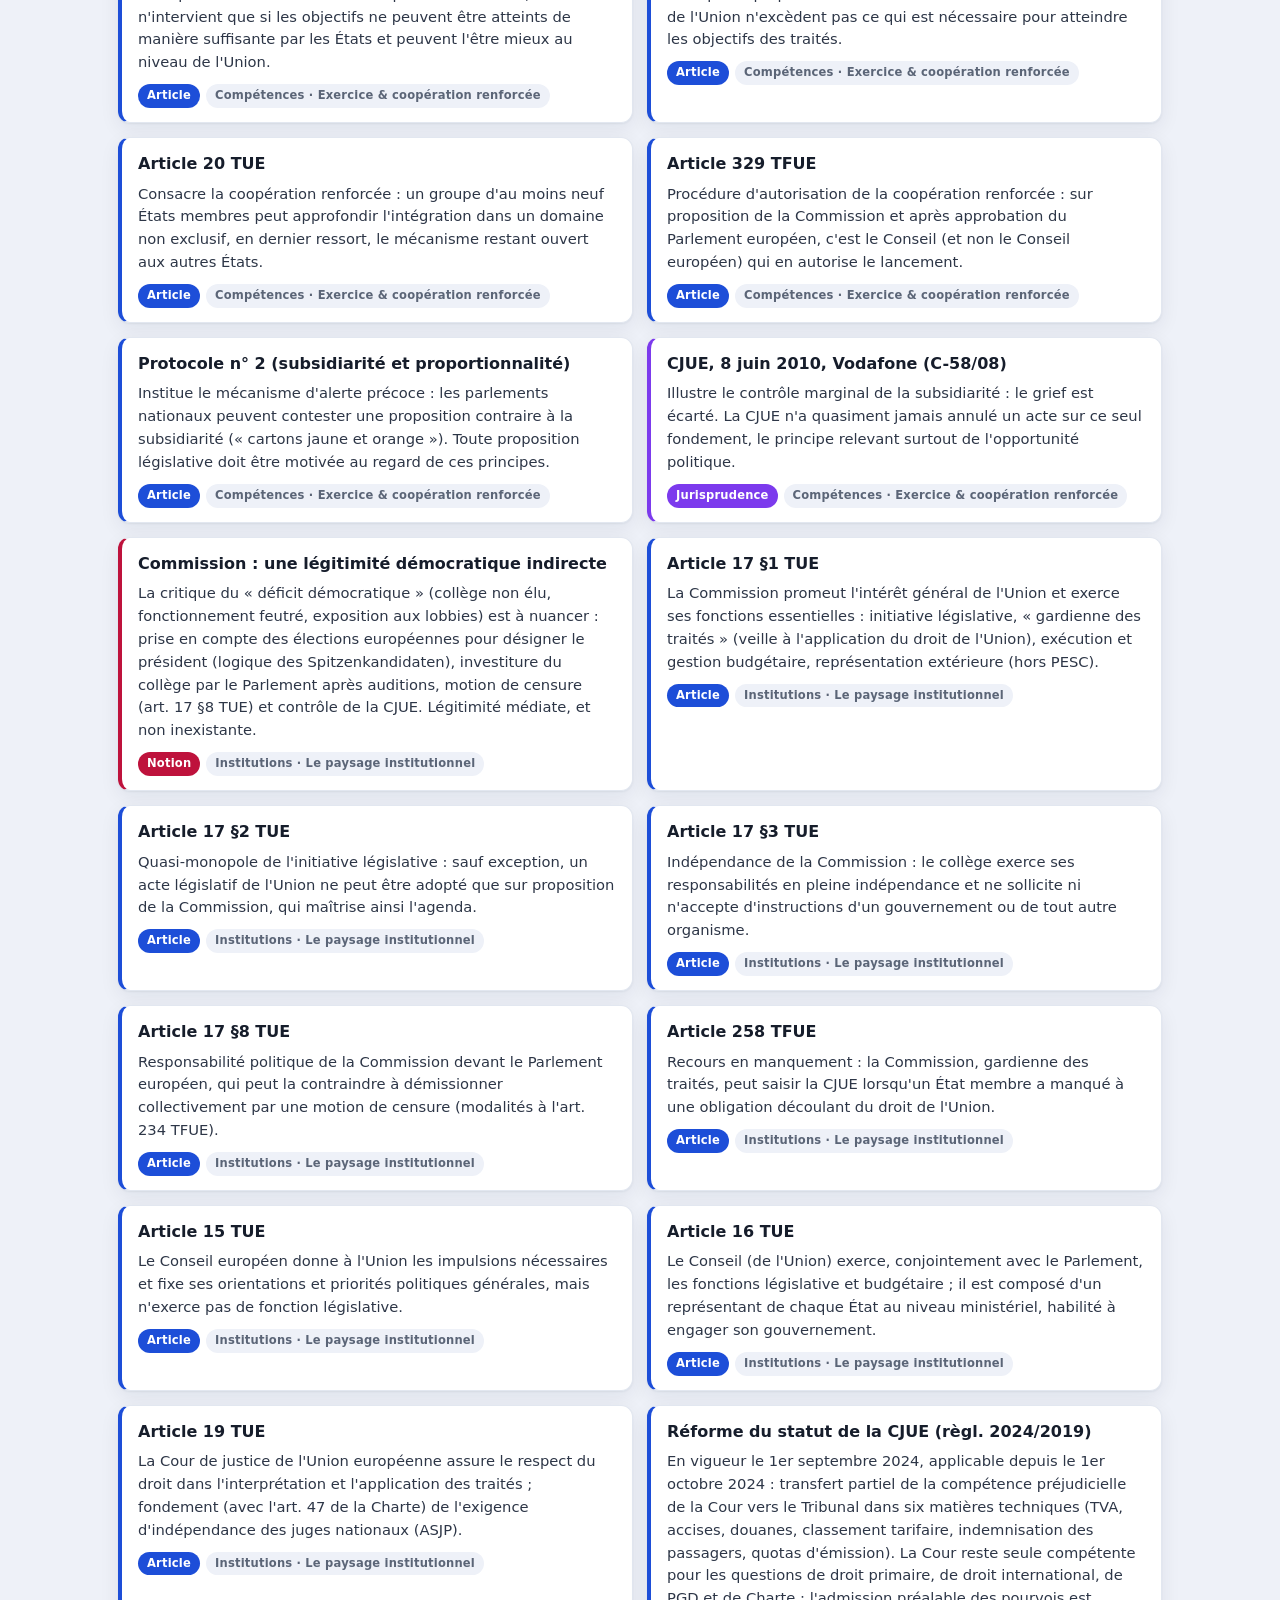
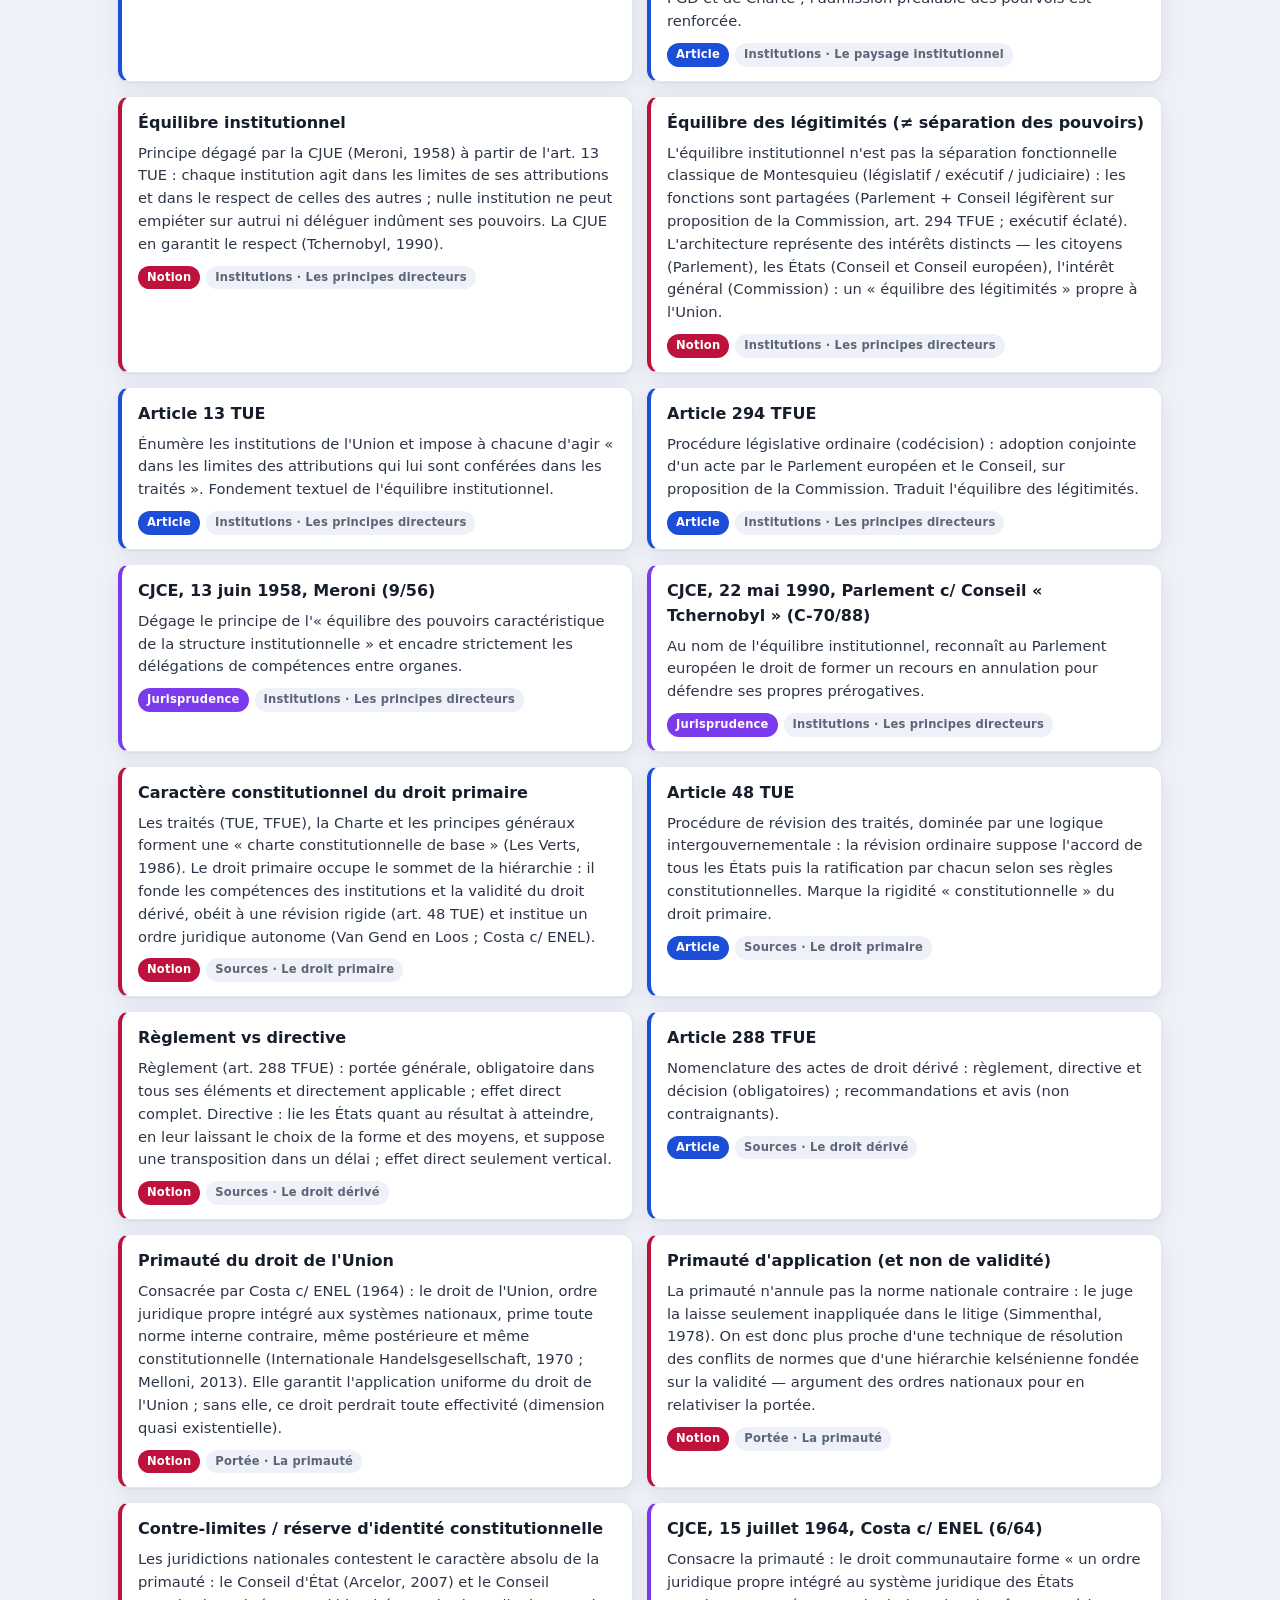
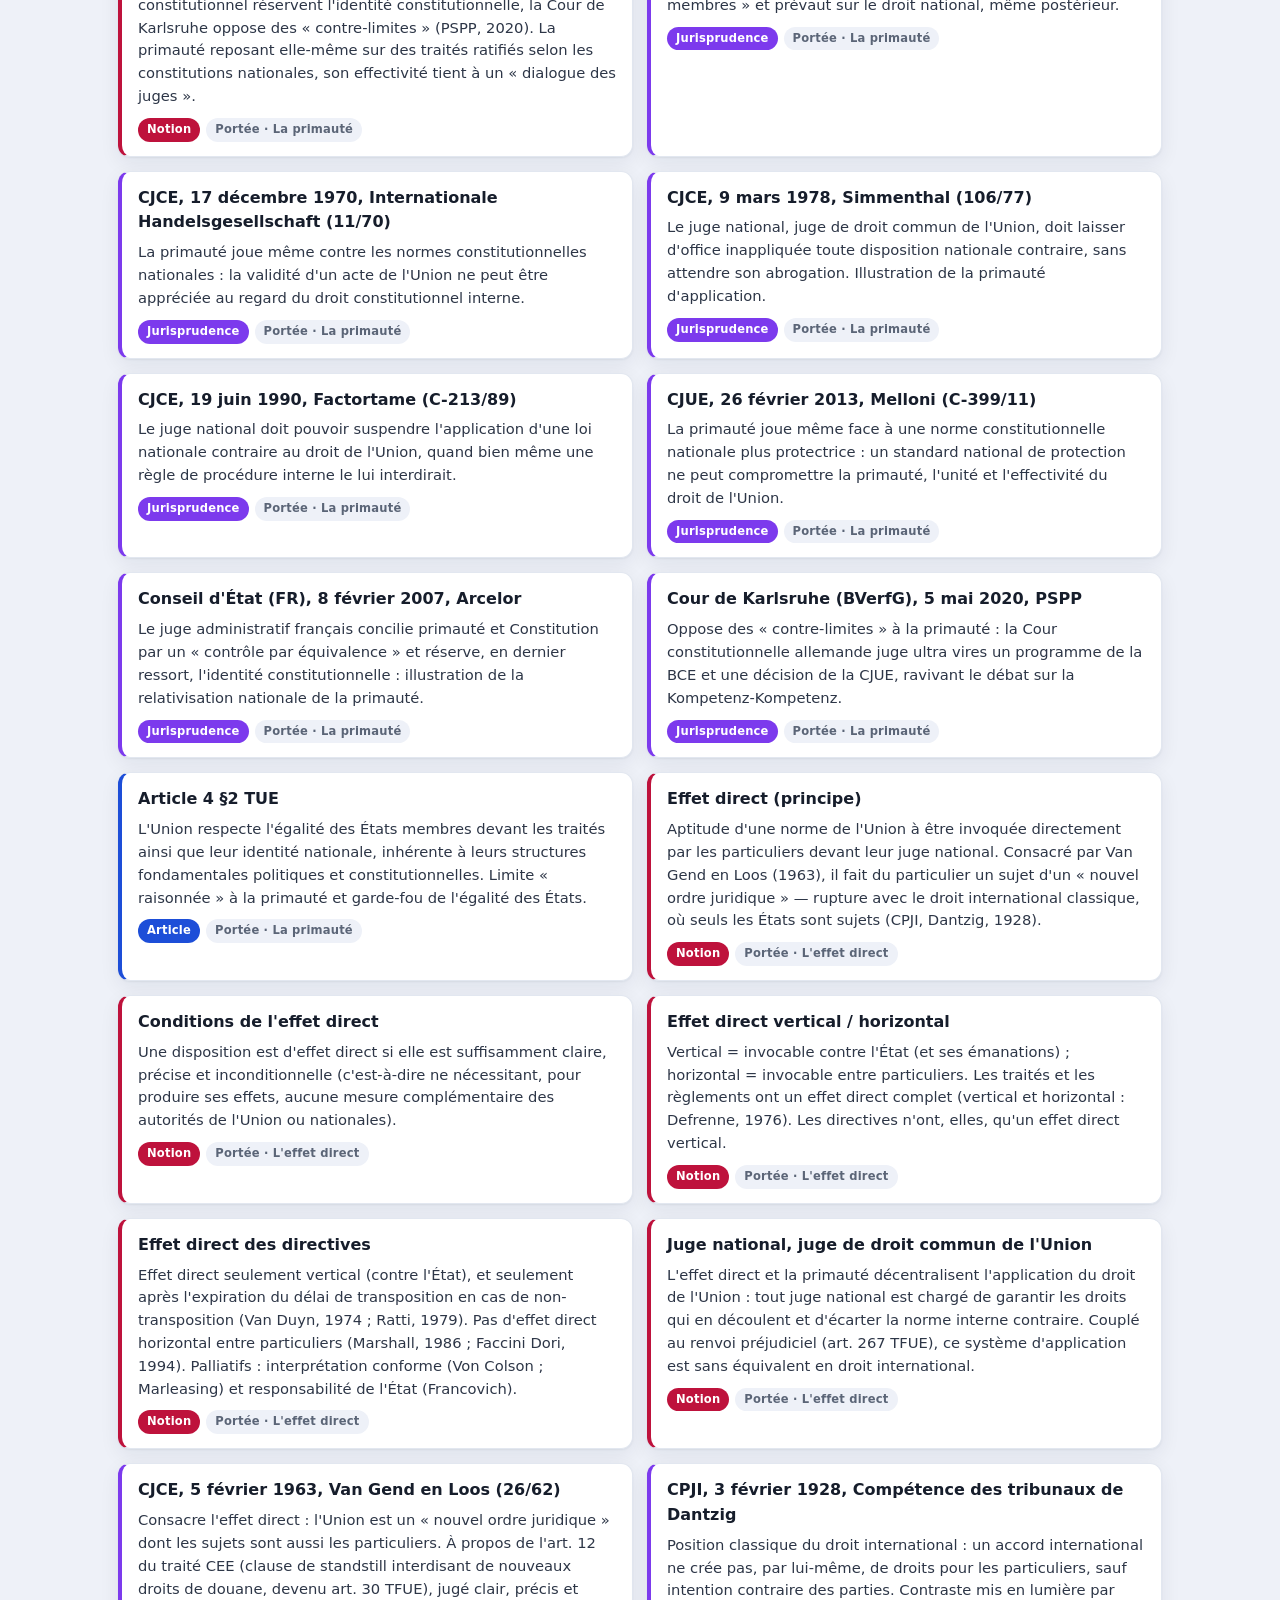
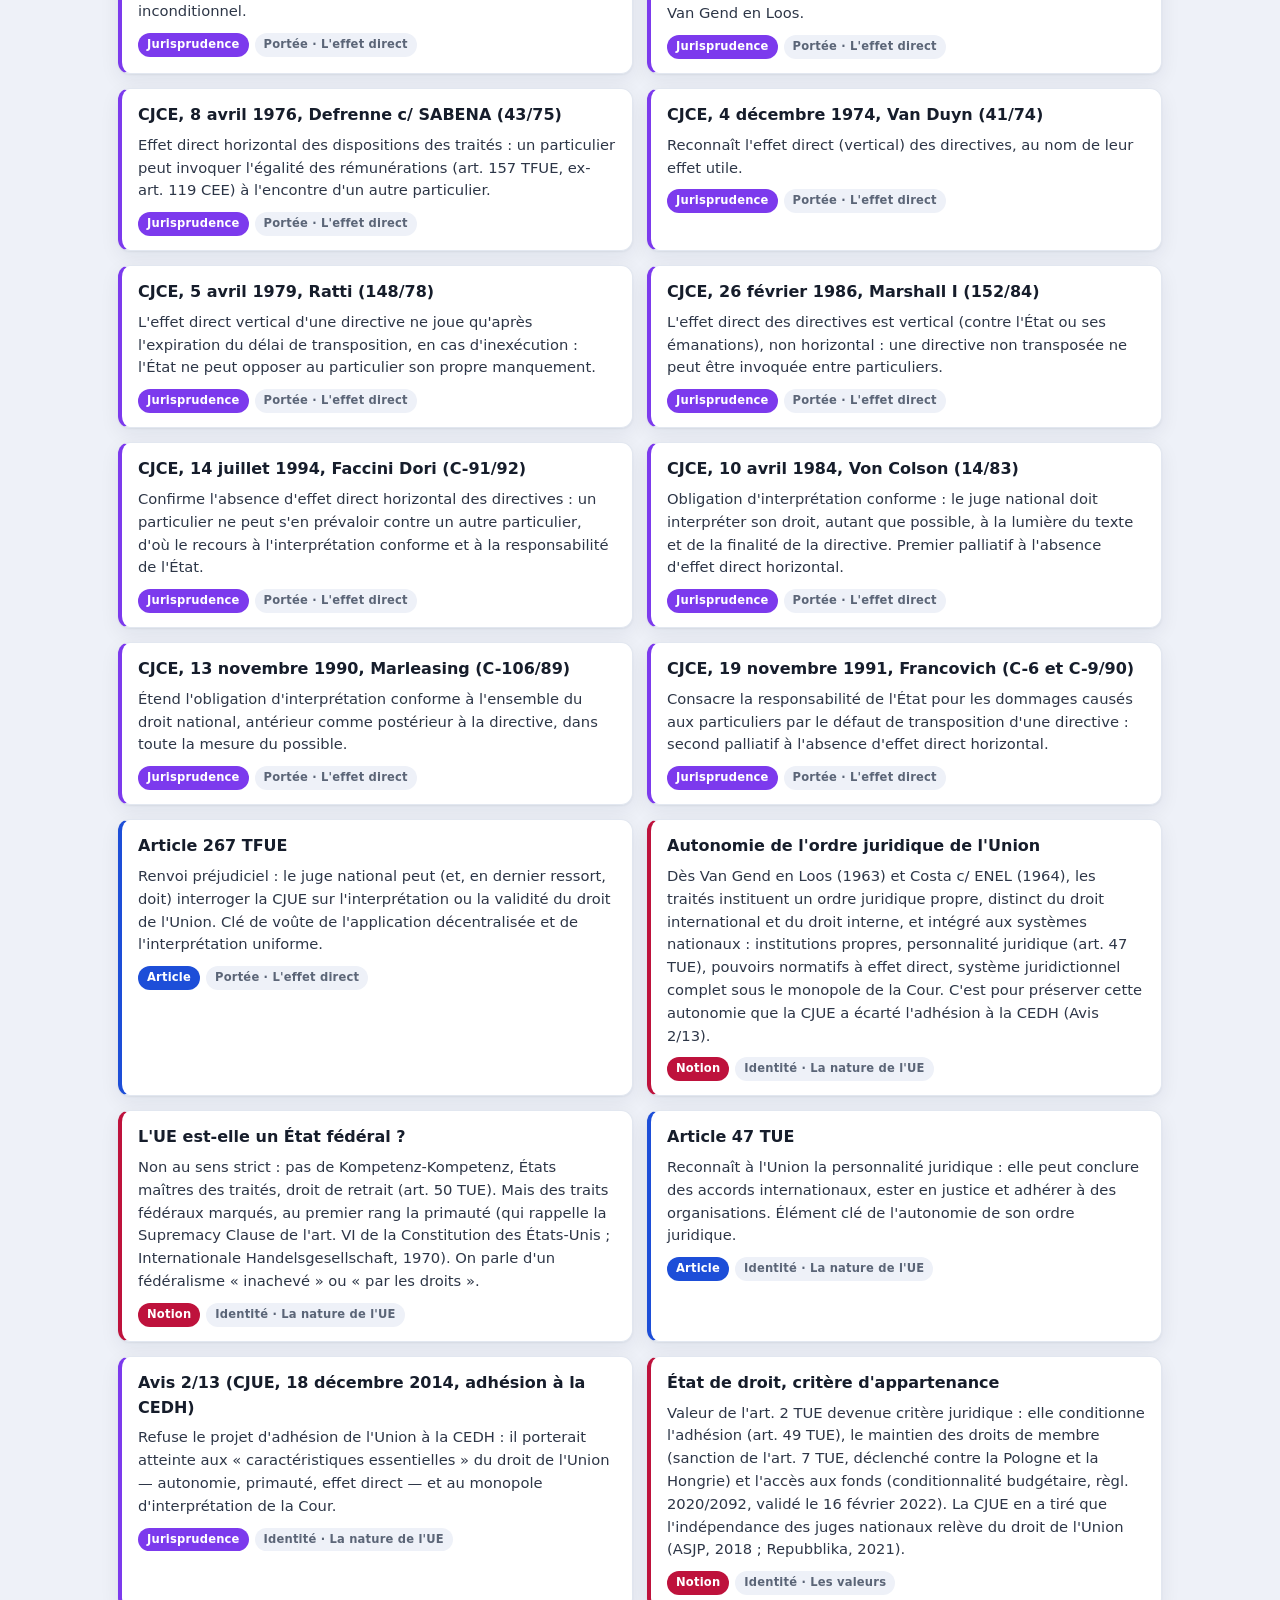
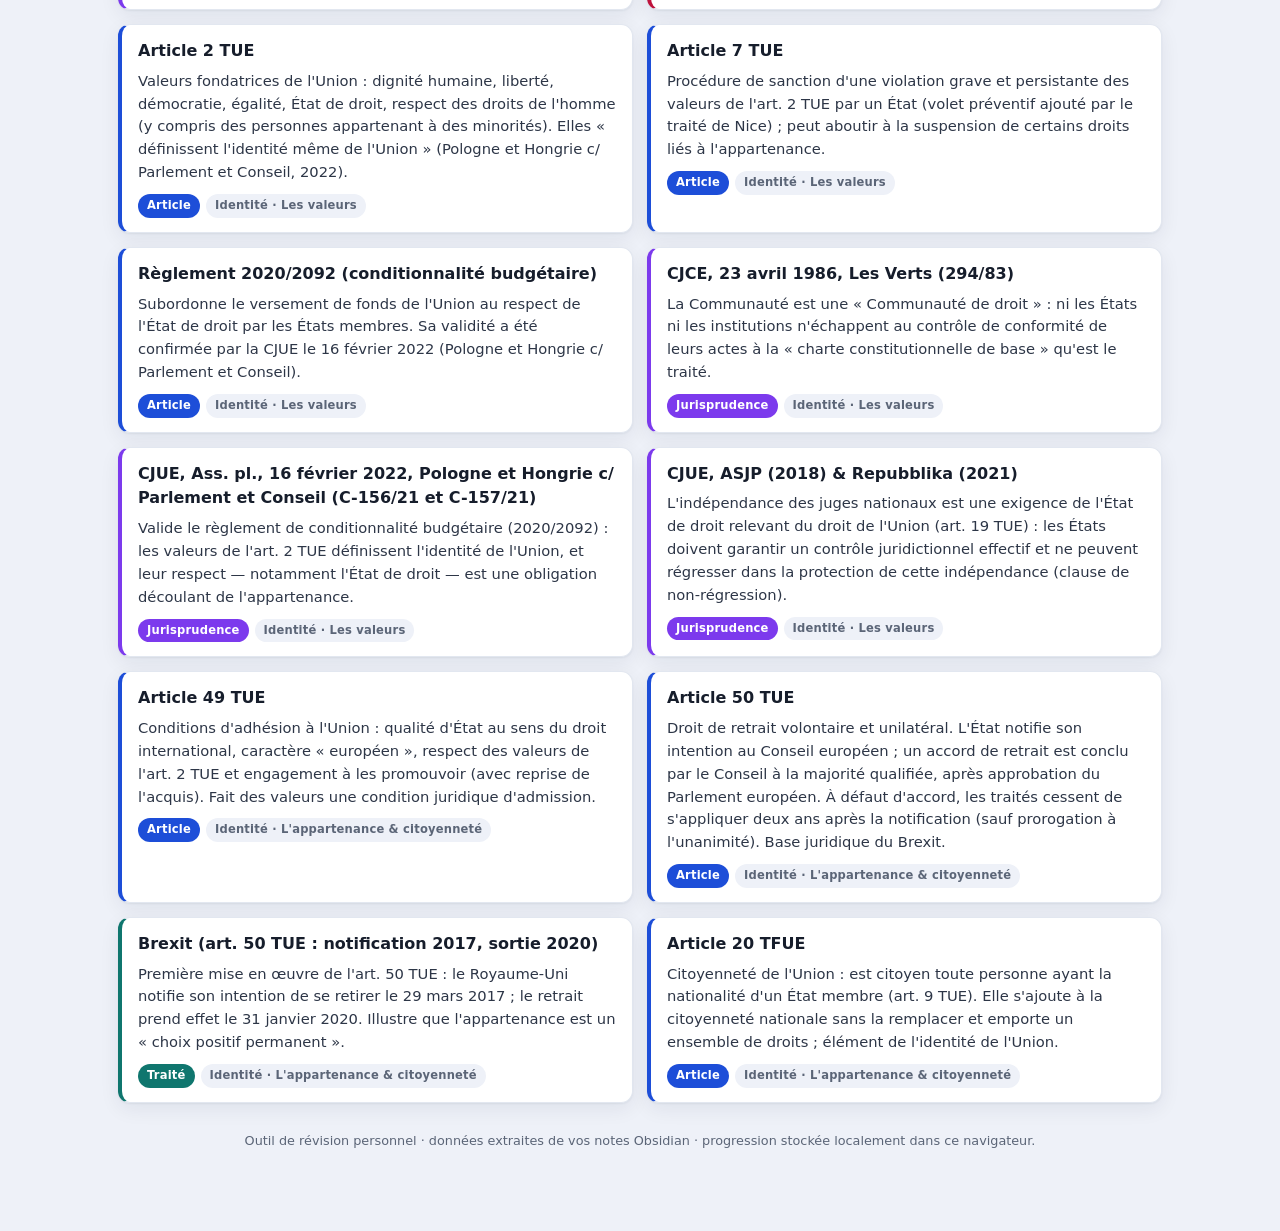
<file: revision-droit-ue/index.html>
<!DOCTYPE html>
<html lang="fr">
<head>
<meta charset="utf-8">
<meta name="viewport" content="width=device-width, initial-scale=1">
<title>Révisions — Droit institutionnel de l'UE (A. Husser)</title>
<link rel="stylesheet" href="style.css">
<meta name="theme-color" content="#003399">
<link rel="manifest" href="../manifest.webmanifest">
<link rel="apple-touch-icon" href="../apple-touch-icon.png">
<meta name="apple-mobile-web-app-capable" content="yes">
<meta name="mobile-web-app-capable" content="yes">
</head>
<body>

<header class="top">
  <div class="wrap">
    <a href="../index.html" style="display:inline-block;color:#fff;opacity:.8;text-decoration:none;font-size:.84rem;margin-bottom:6px">← Mes révisions</a>
    <h1>Droit institutionnel de l'Union européenne</h1>
    <p>Répertoire &amp; flashcards — cours d'Alexis Husser (L2) · articles · traités · jurisprudence</p>
  </div>
</header>

<div class="wrap">

  <nav class="tabs">
    <button data-tab="repertoire" class="active">📚 Répertoire</button>
    <button data-tab="flashcards">🎴 Flashcards</button>
    <button id="reset-progress" class="" style="margin-left:auto" title="Effacer la progression sauvegardée">♻️ Réinitialiser la progression</button>
  </nav>

  <div id="statsbar" class="statsbar"></div>

  <!-- ===== VUE RÉPERTOIRE ===== -->
  <section id="view-repertoire">
    <div id="rep-controls" class="controls"></div>
    <p id="rep-count" class="count"></p>
    <div id="rep-list" class="list"></div>
  </section>

  <!-- ===== VUE FLASHCARDS ===== -->
  <section id="view-flashcards" style="display:none">
    <div id="fc-controls" class="fc-setup"></div>

    <div id="fc-stage" class="fc-stage">
      <div id="fc-progress" class="fc-progress"></div>
      <div id="fc-card" class="card"></div>
      <div id="fc-actions" class="fc-actions">
        <button class="ko">❌ À revoir <span class="kbd">1 ◀</span></button>
        <button class="ok">✅ Je savais <span class="kbd">▶ 2</span></button>
      </div>
    </div>

    <div id="fc-done" class="fc-done"></div>
  </section>

  <footer>
    Outil de révision personnel · données extraites de vos notes Obsidian · progression stockée localement dans ce navigateur.
  </footer>
</div>

<script src="data.js"></script>
<script src="app.js"></script>
<script>if('serviceWorker' in navigator){window.addEventListener('load',function(){navigator.serviceWorker.register('../sw.js').catch(function(){});});}</script>
</body>
</html>
</file>
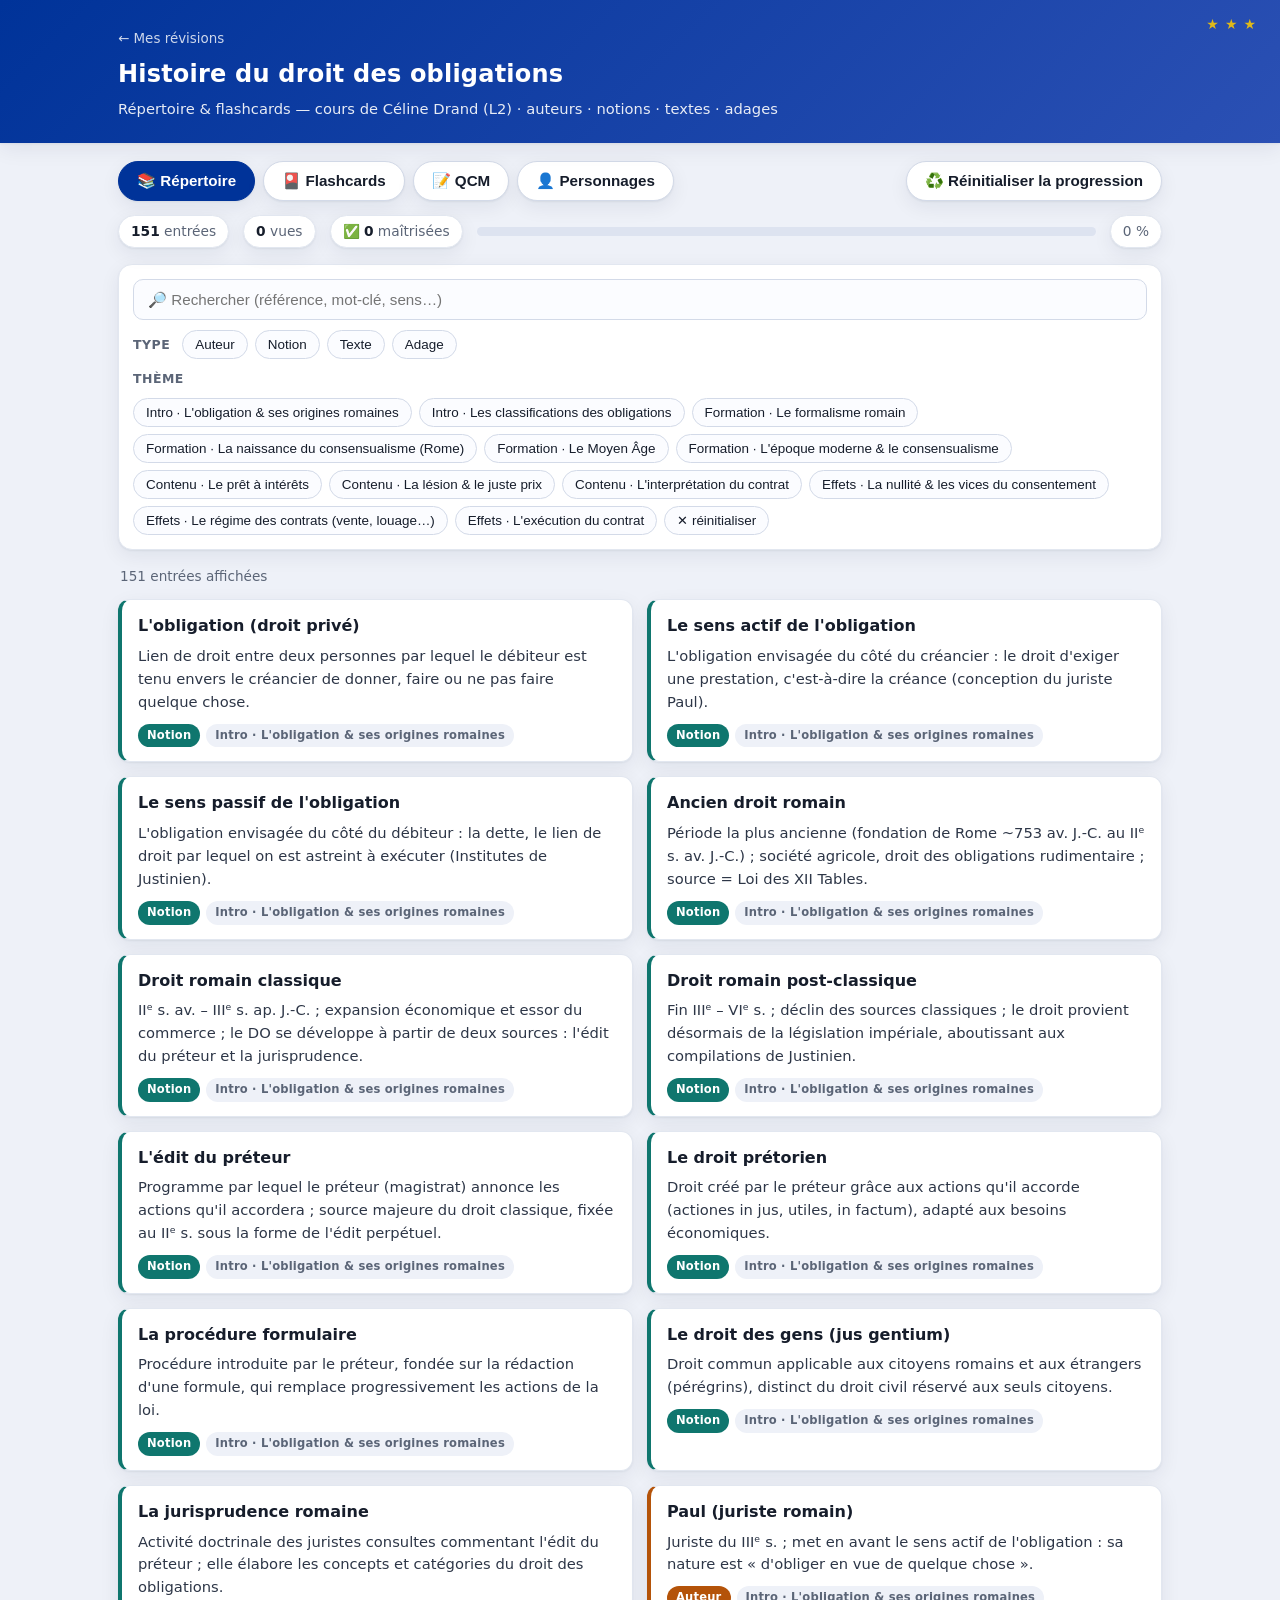
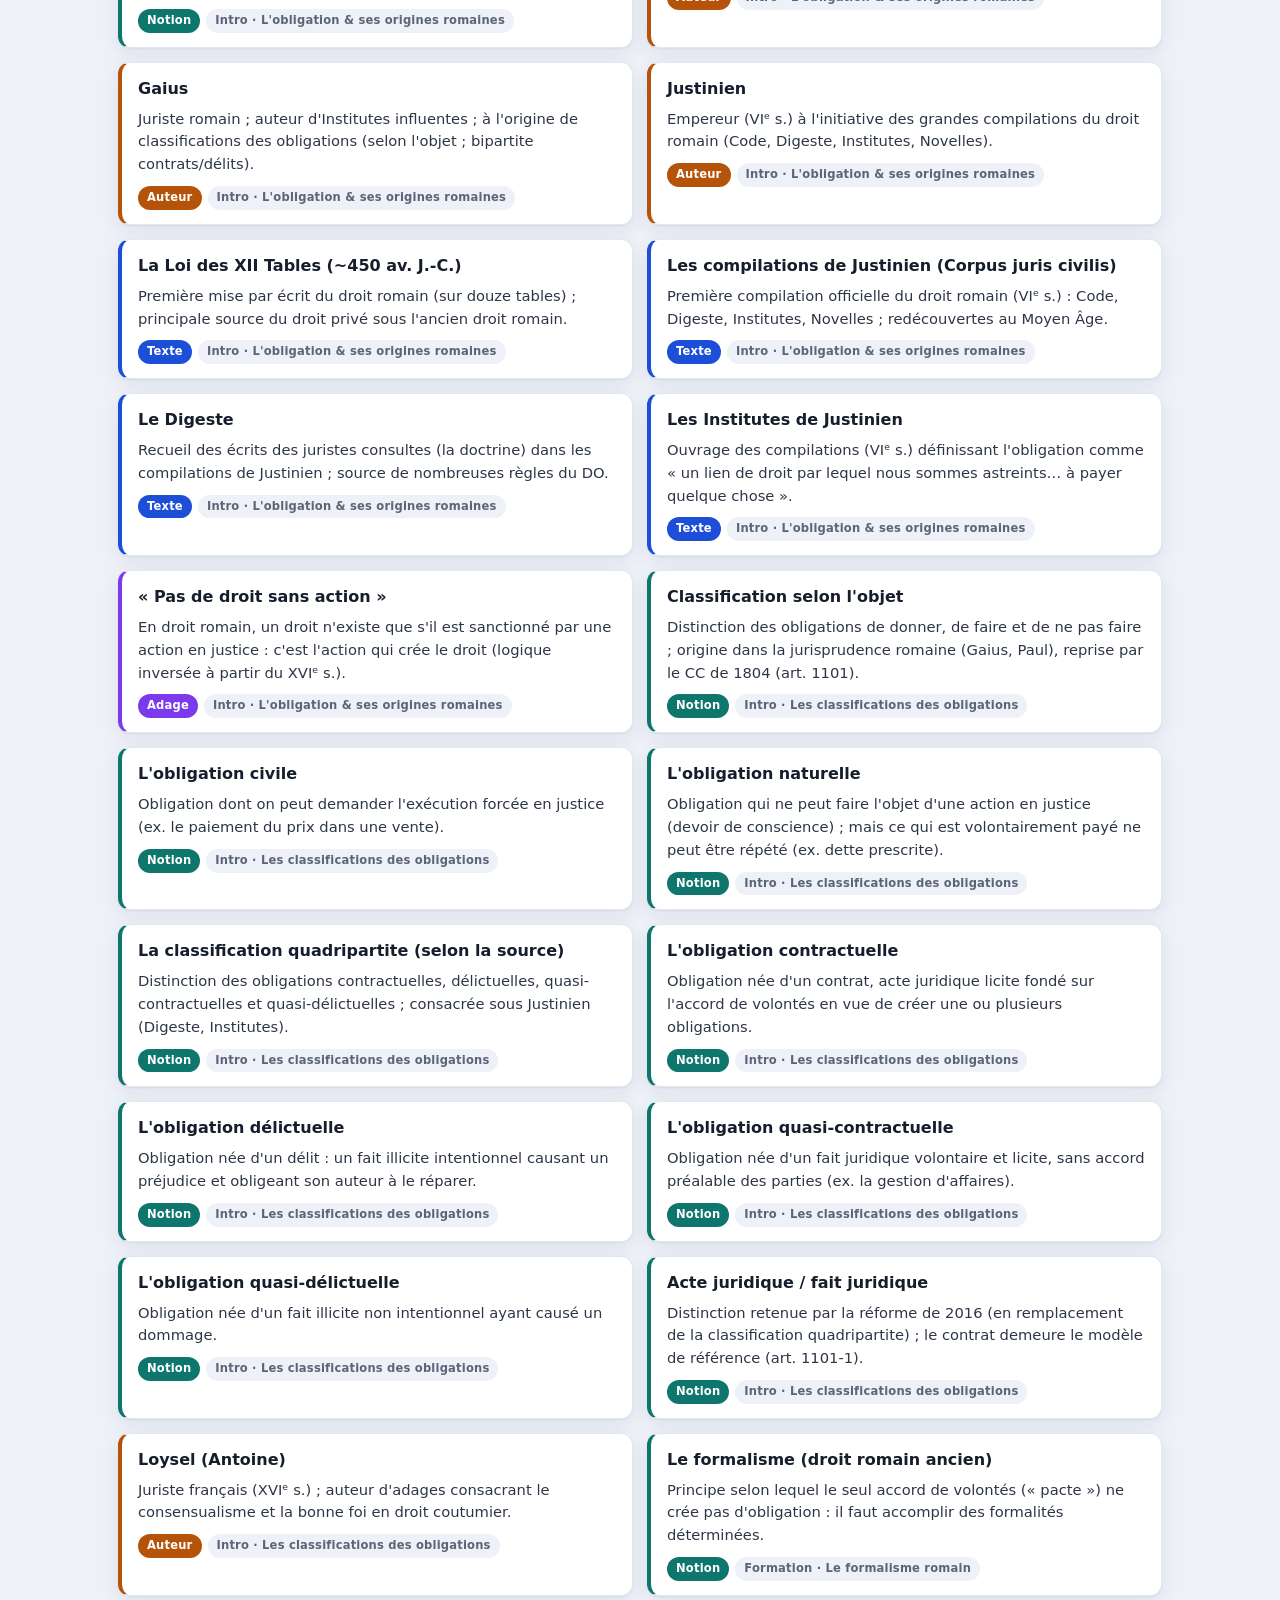
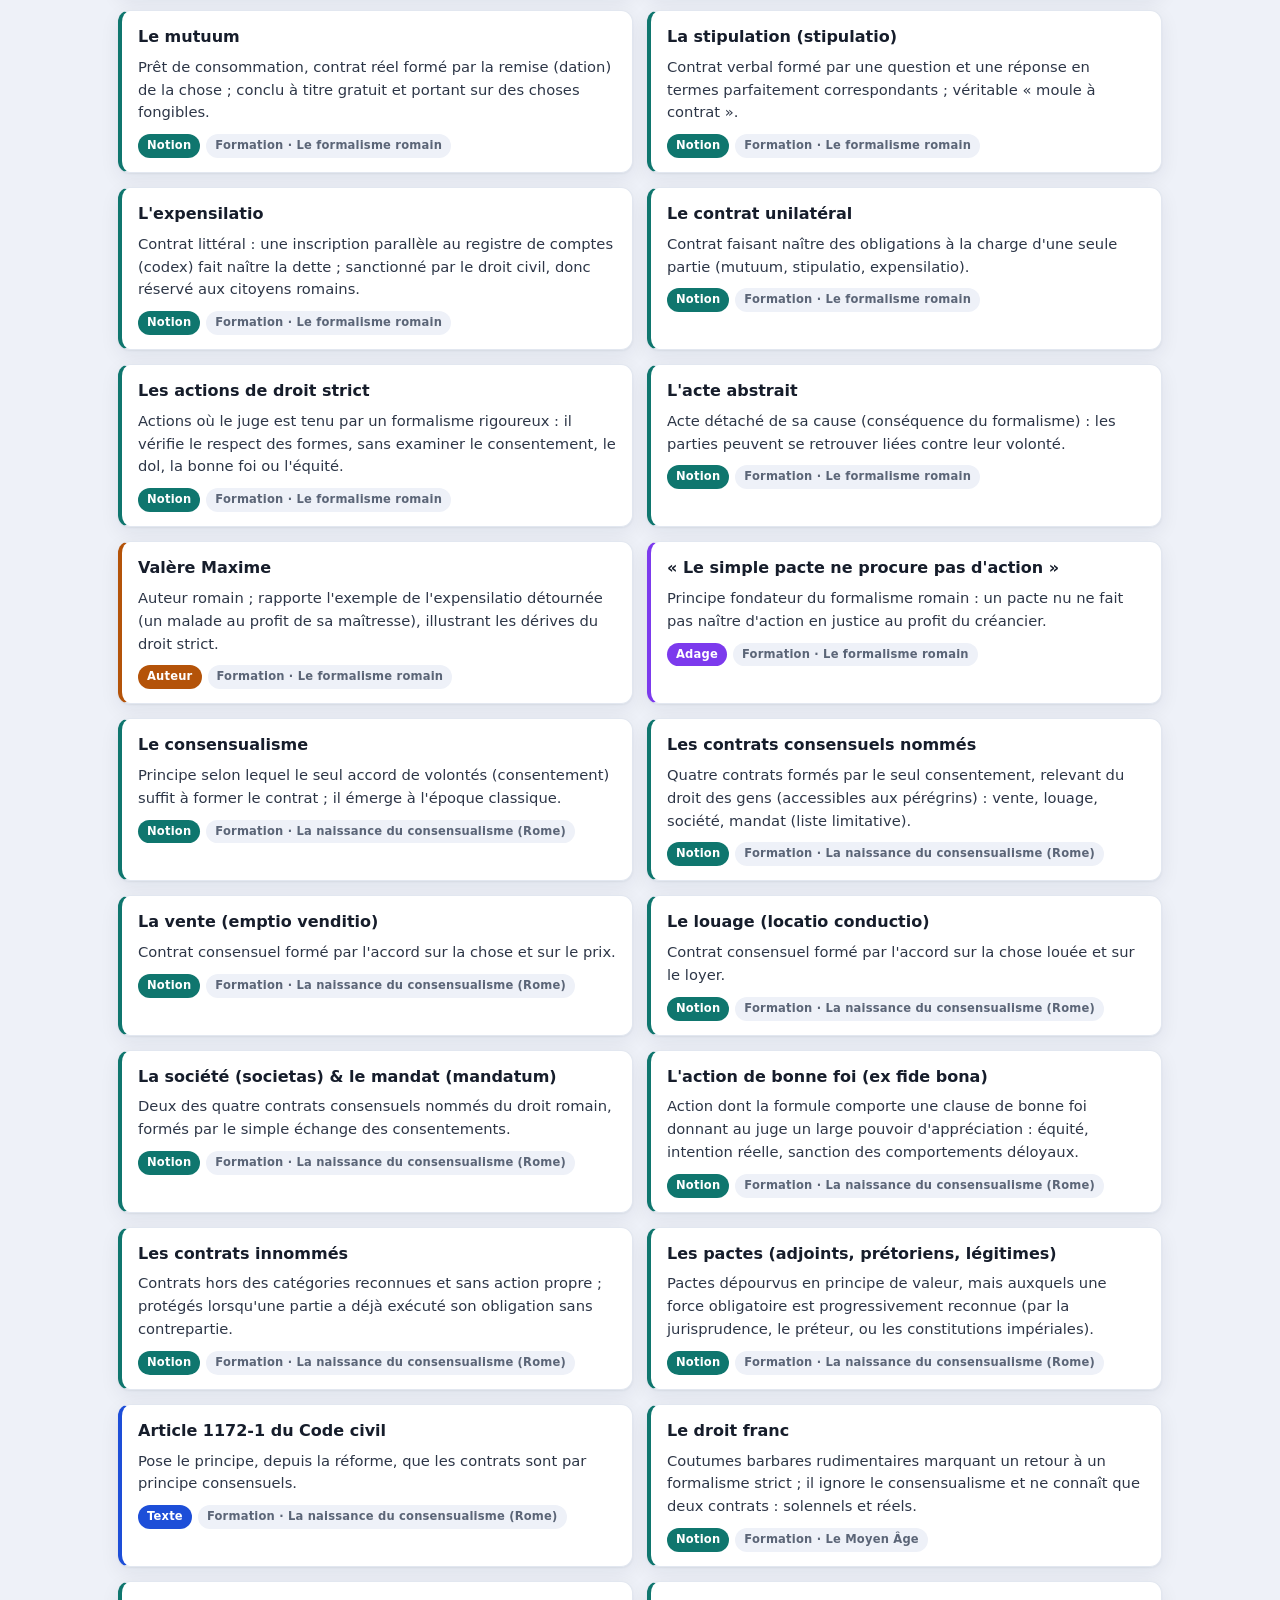
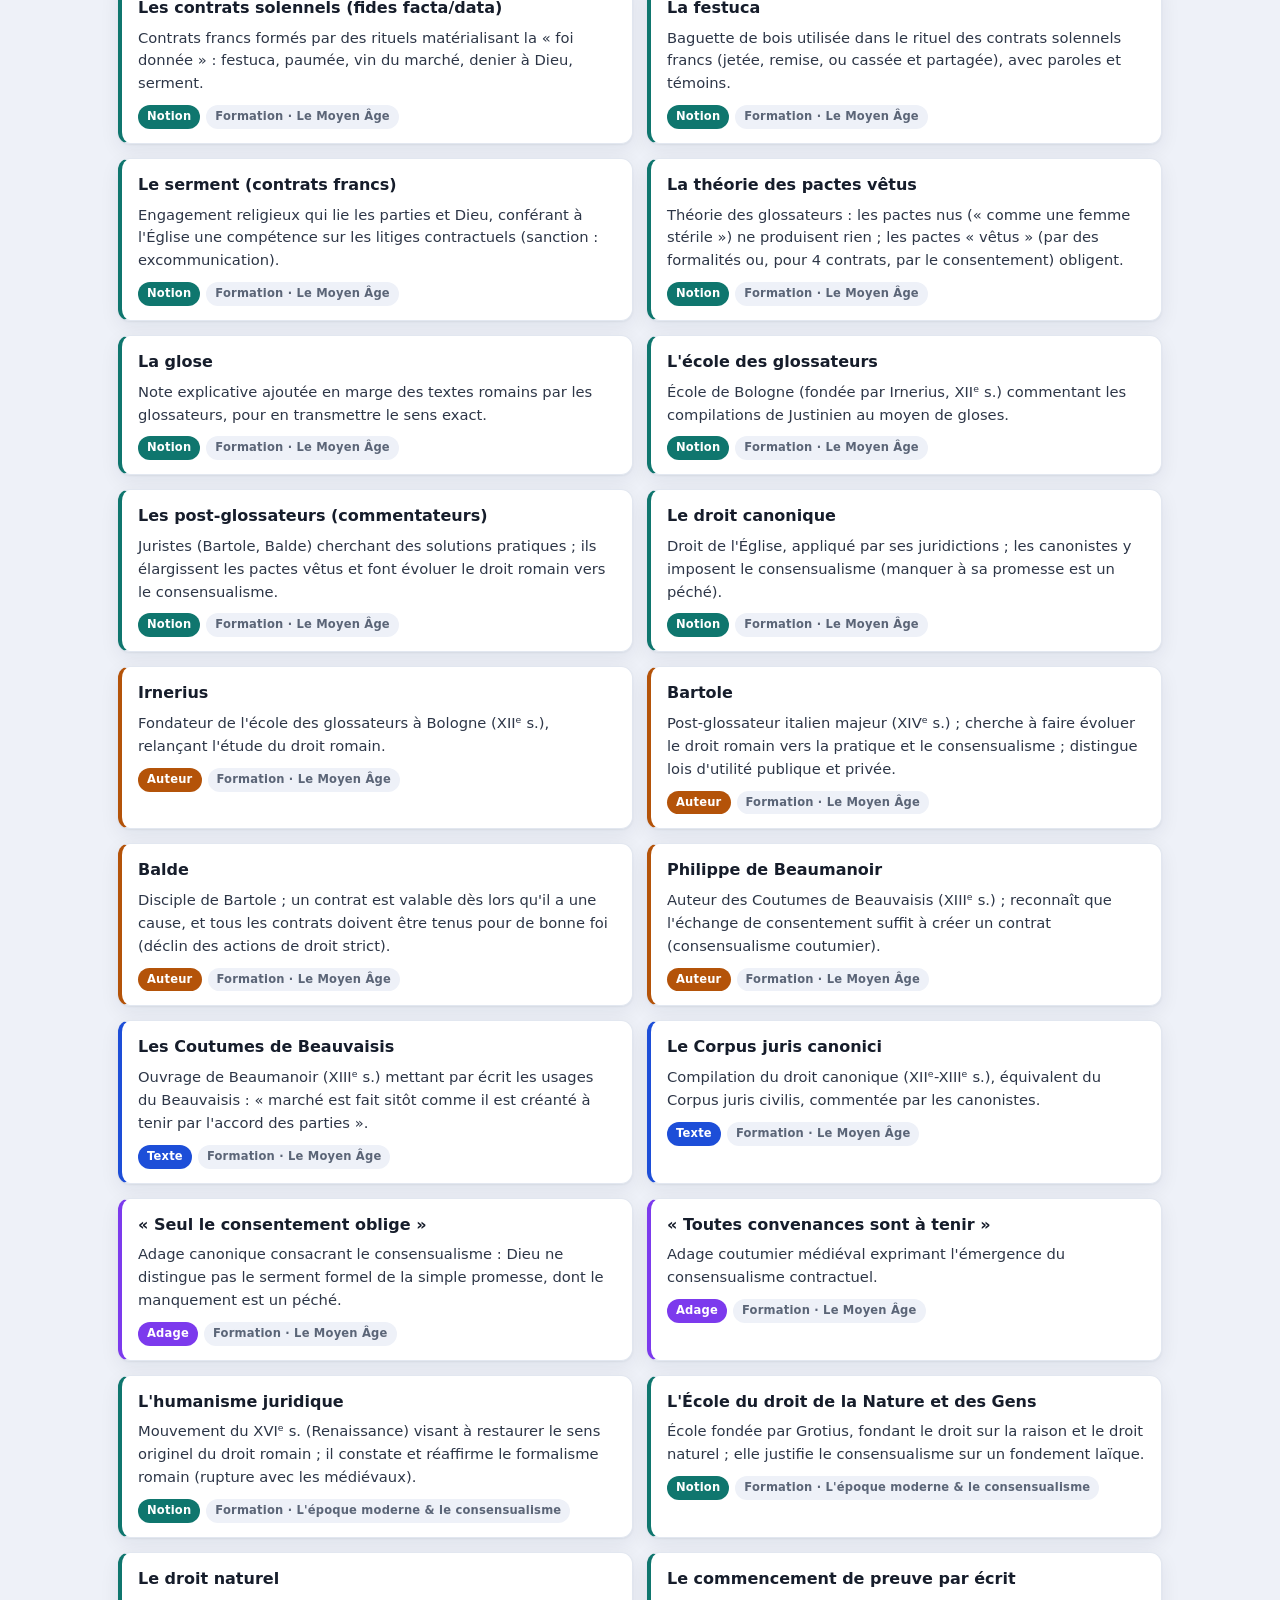
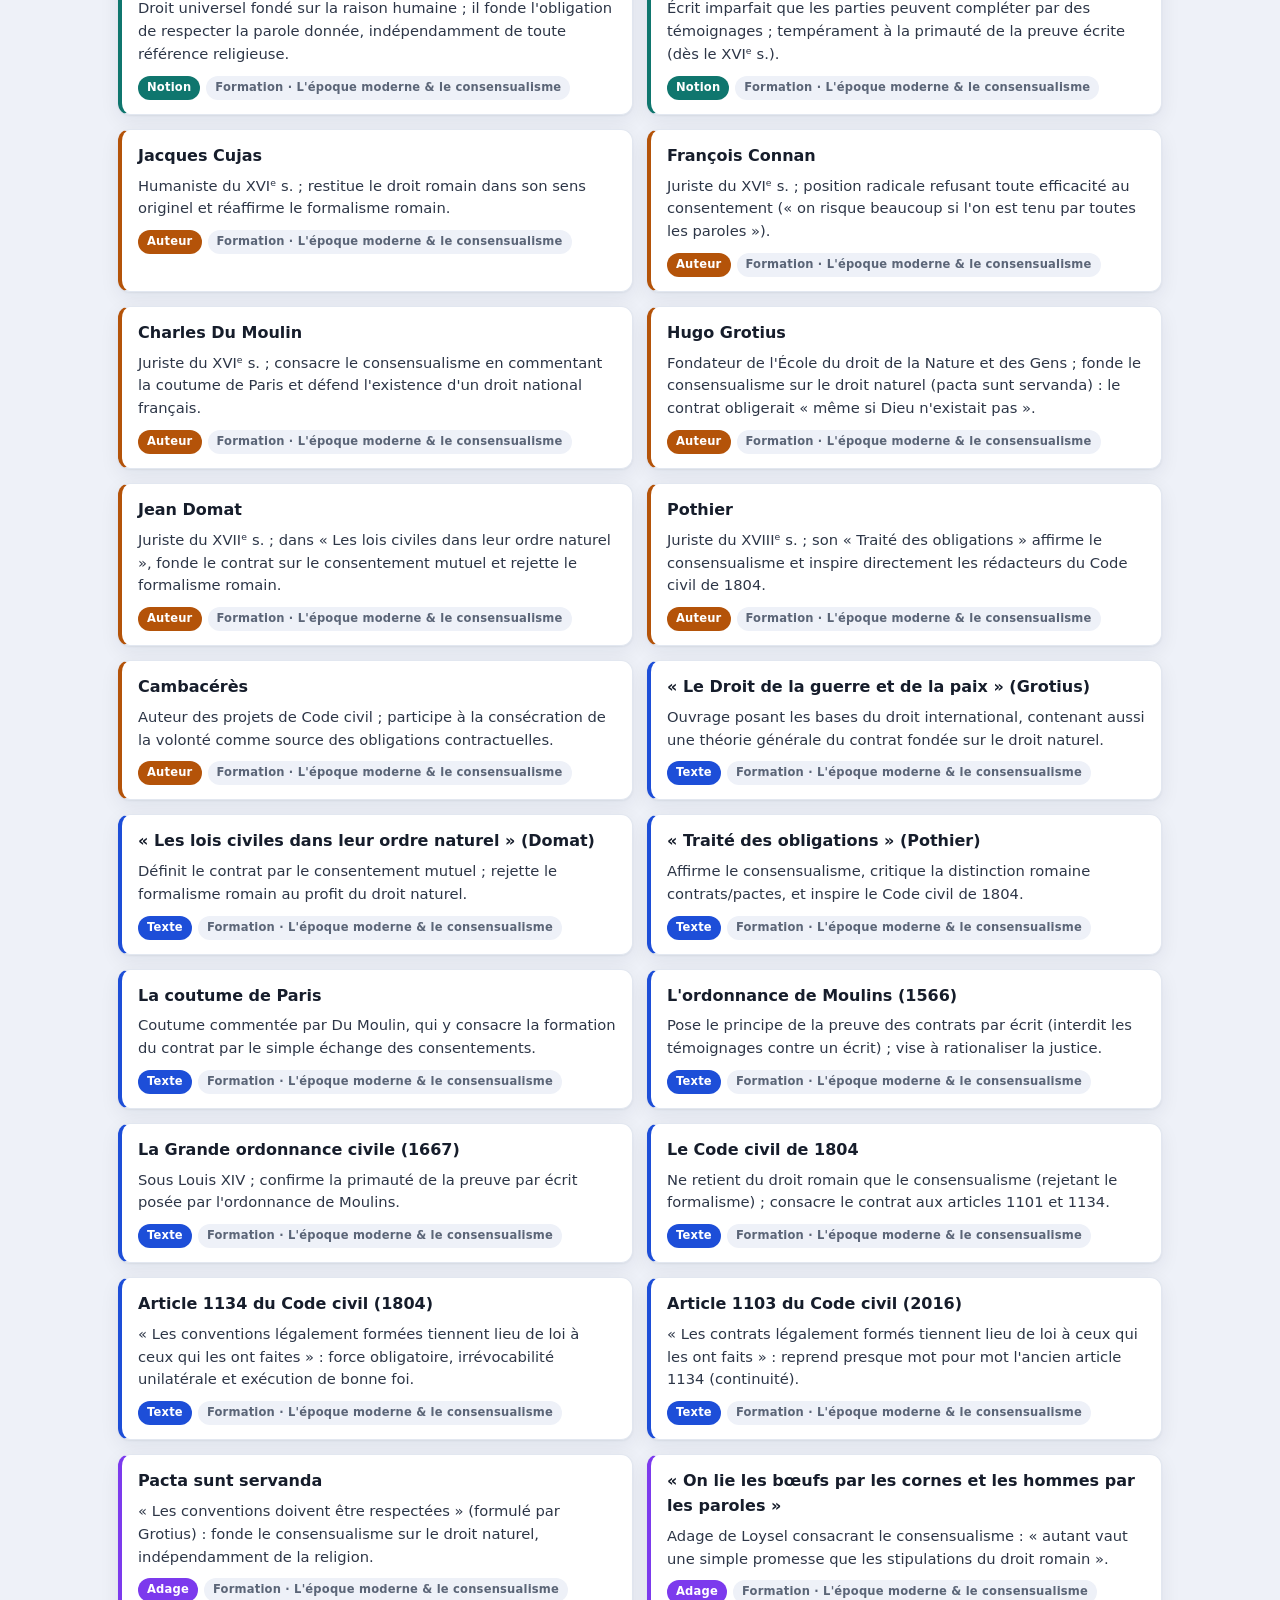
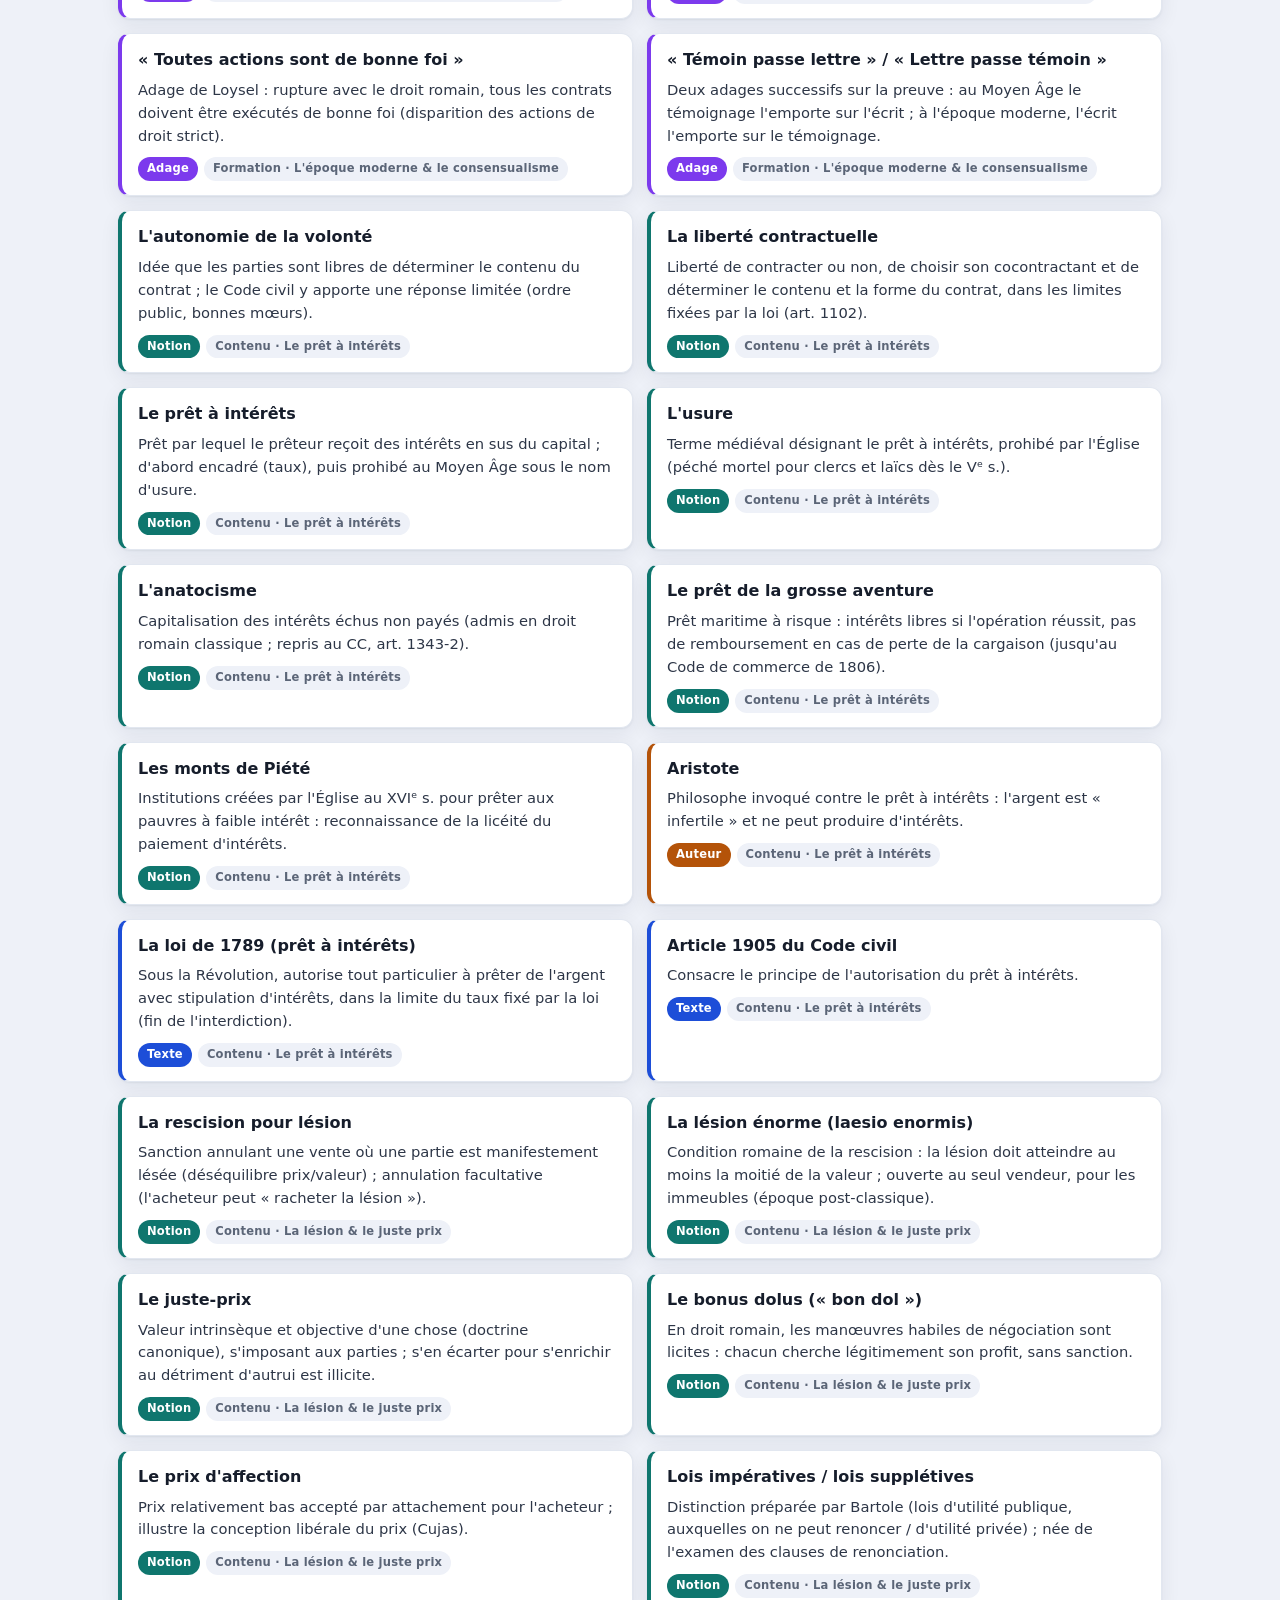
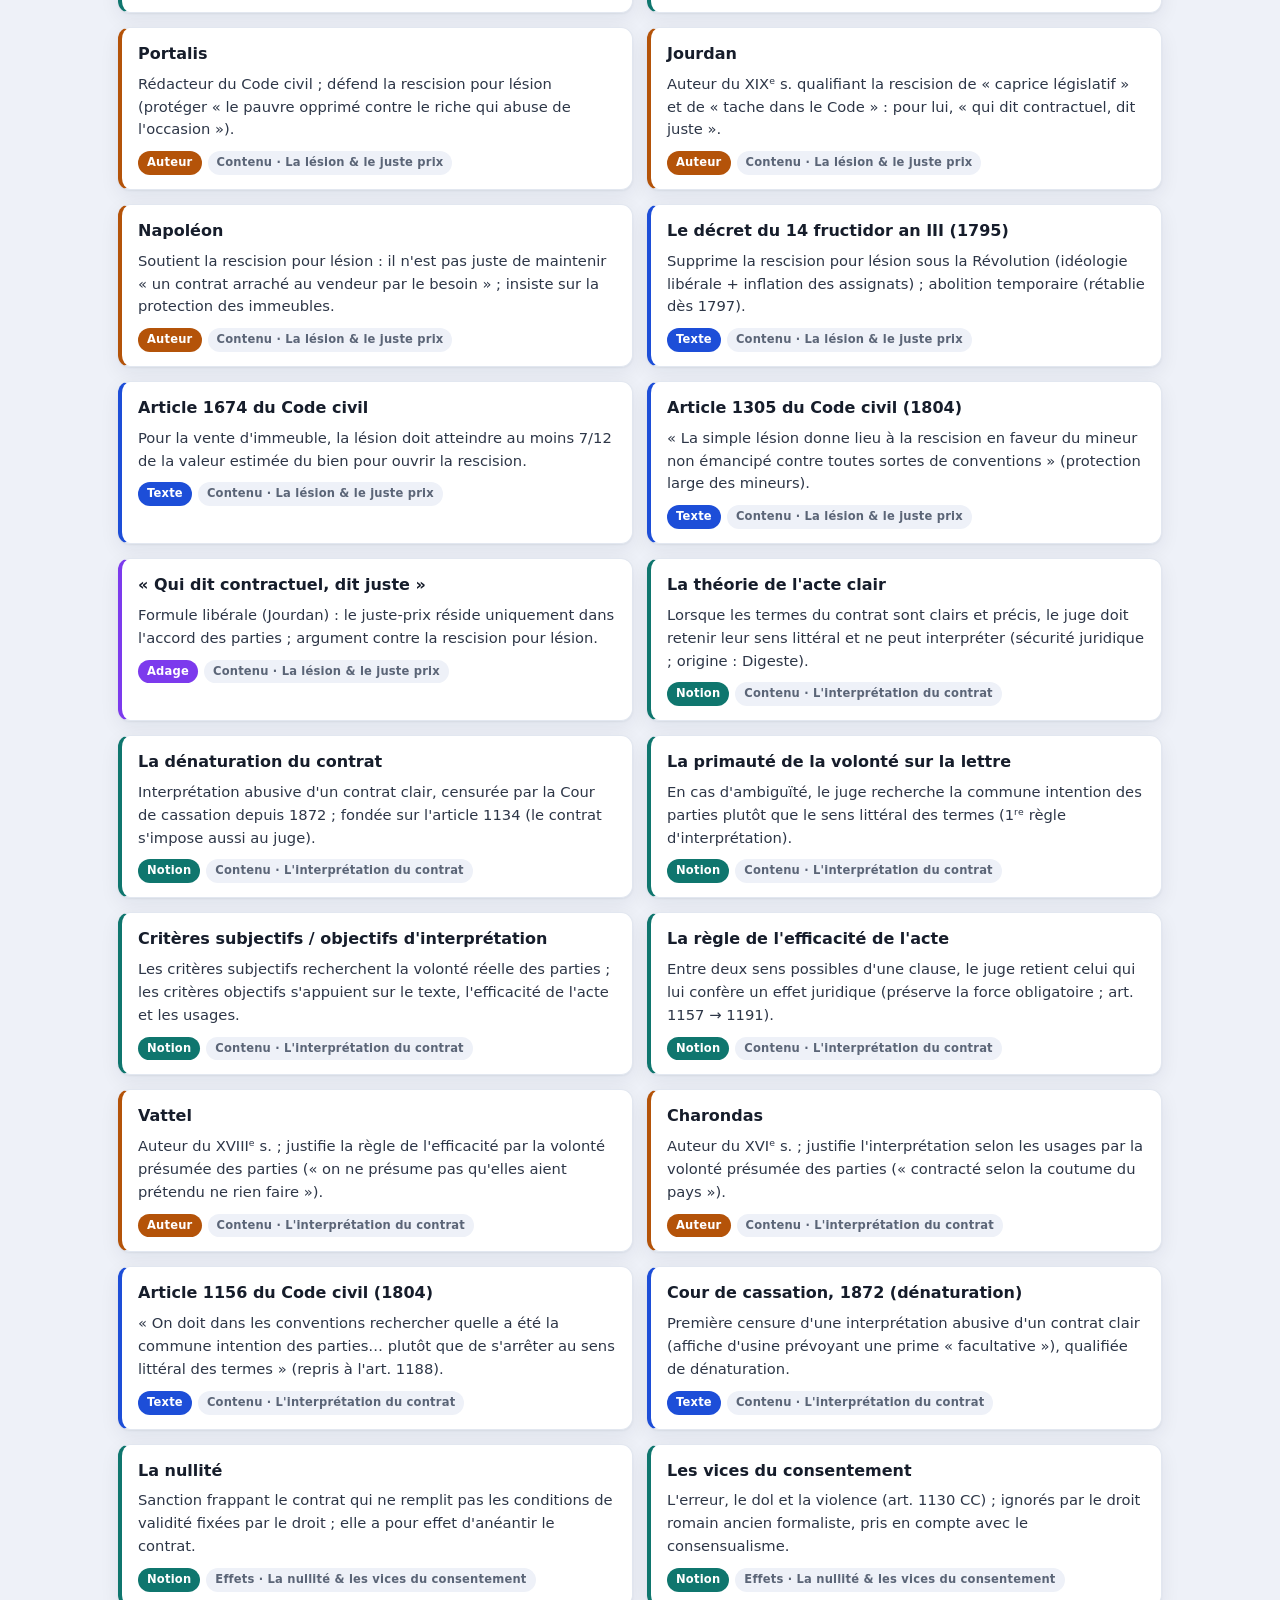
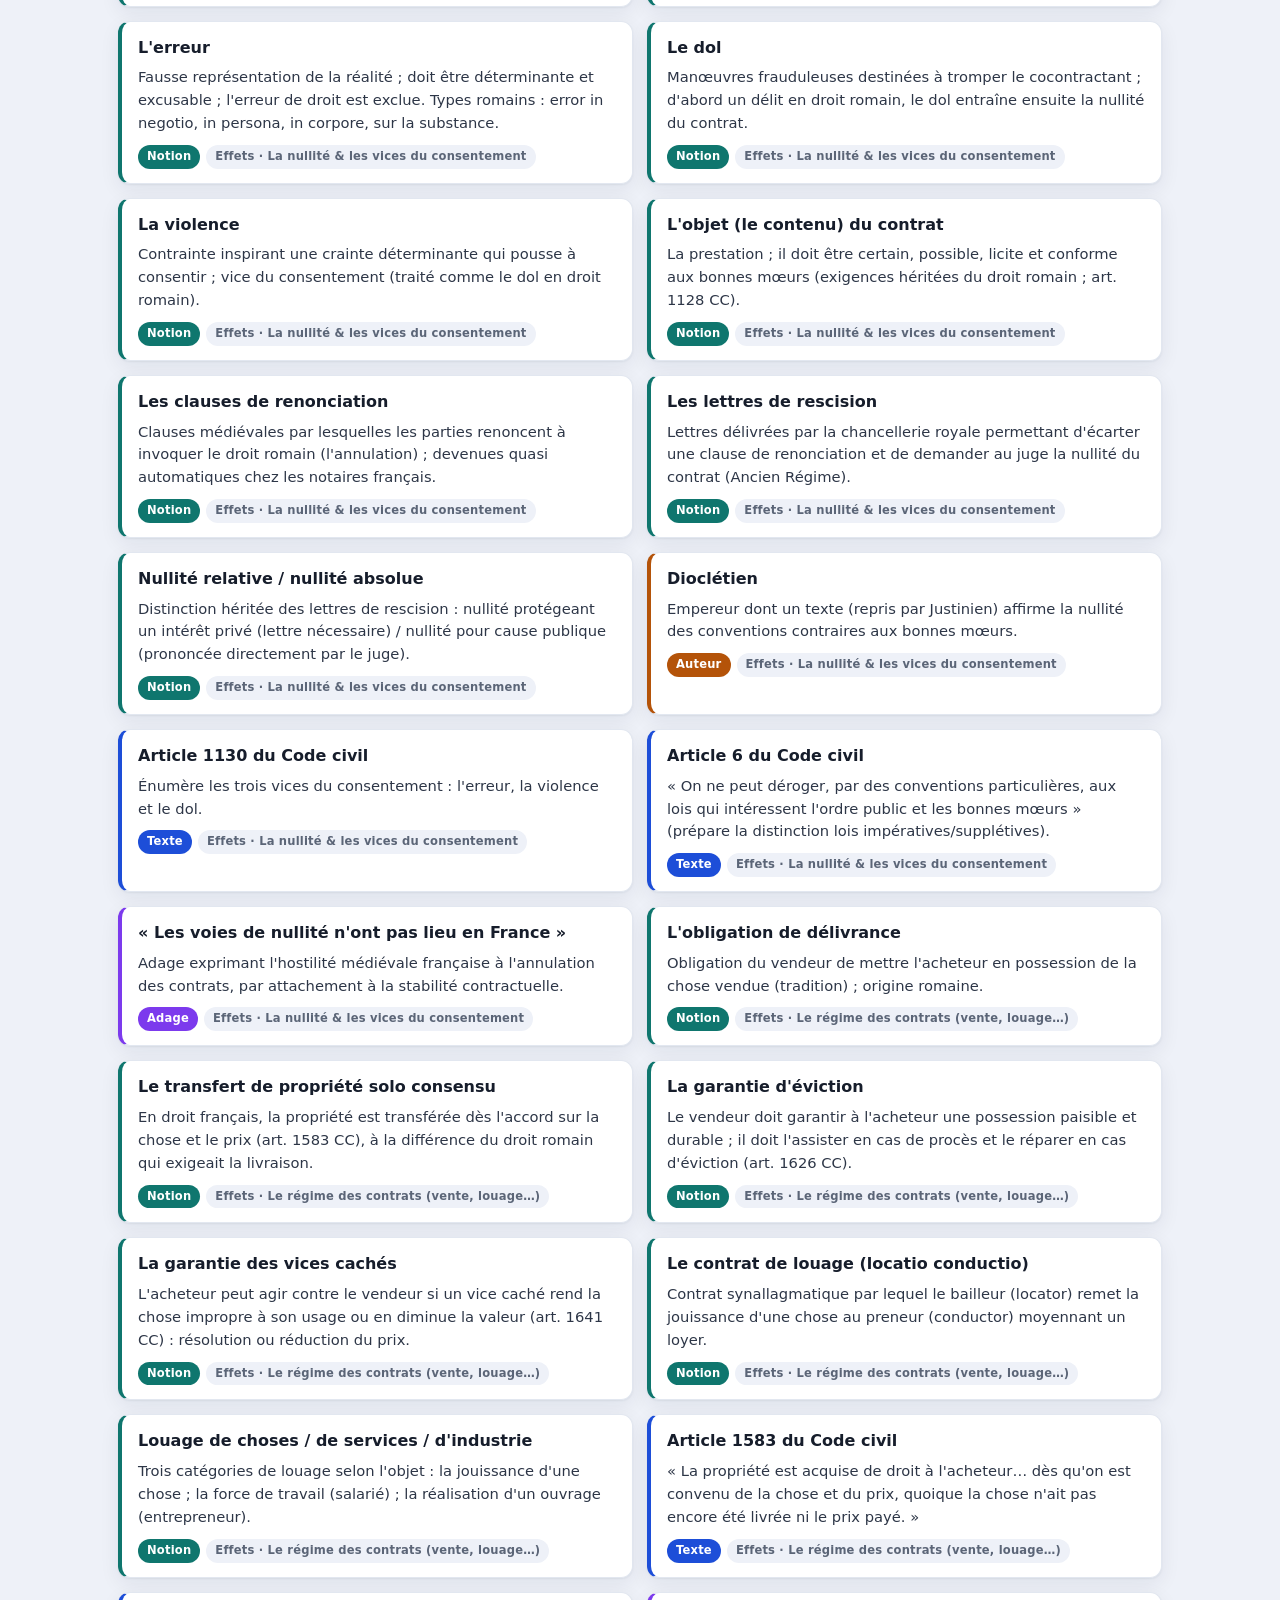
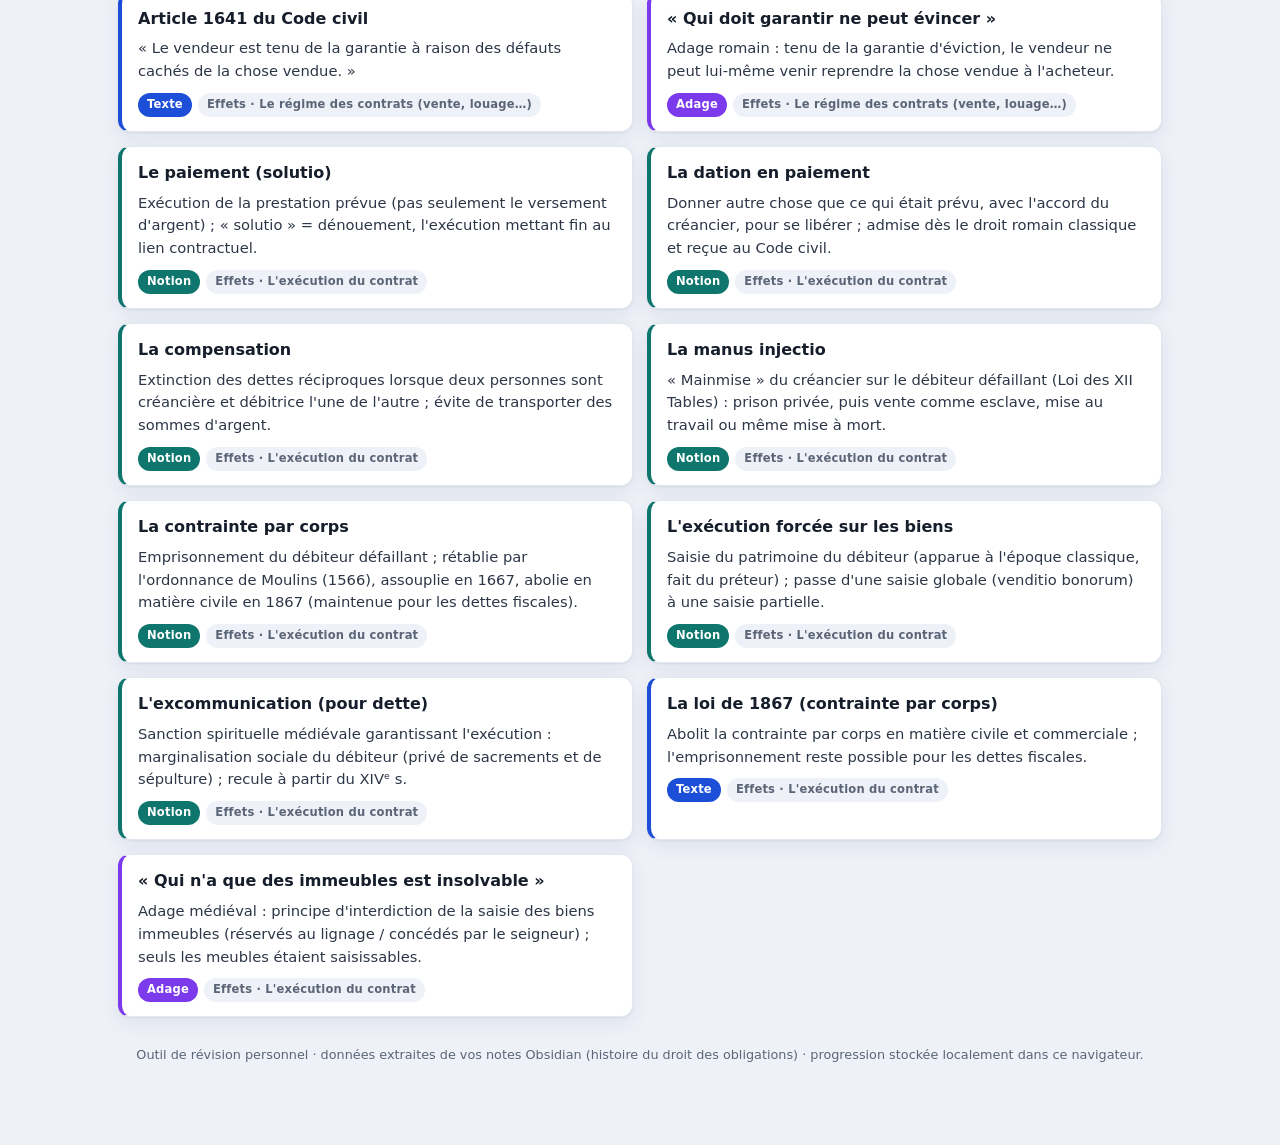
<file: revision-histoire-droit/index.html>
<!DOCTYPE html>
<html lang="fr">
<head>
<meta charset="utf-8">
<meta name="viewport" content="width=device-width, initial-scale=1">
<title>Révisions — Histoire du droit des obligations (C. Drand)</title>
<link rel="stylesheet" href="style.css">
<meta name="theme-color" content="#003399">
<link rel="manifest" href="../manifest.webmanifest">
<link rel="apple-touch-icon" href="../apple-touch-icon.png">
<meta name="apple-mobile-web-app-capable" content="yes">
<meta name="mobile-web-app-capable" content="yes">
</head>
<body>

<header class="top">
  <div class="wrap">
    <a href="../index.html" style="display:inline-block;color:#fff;opacity:.8;text-decoration:none;font-size:.84rem;margin-bottom:6px">← Mes révisions</a>
    <h1>Histoire du droit des obligations</h1>
    <p>Répertoire &amp; flashcards — cours de Céline Drand (L2) · auteurs · notions · textes · adages</p>
  </div>
</header>

<div class="wrap">

  <nav class="tabs">
    <button data-tab="repertoire" class="active">📚 Répertoire</button>
    <button data-tab="flashcards">🎴 Flashcards</button>
    <button data-tab="qcm">📝 QCM</button>
    <button data-tab="auteurs">👤 Personnages</button>
    <button id="reset-progress" class="" style="margin-left:auto" title="Effacer la progression sauvegardée">♻️ Réinitialiser la progression</button>
  </nav>

  <div id="statsbar" class="statsbar"></div>

  <!-- ===== VUE RÉPERTOIRE ===== -->
  <section id="view-repertoire">
    <div id="rep-controls" class="controls"></div>
    <p id="rep-count" class="count"></p>
    <div id="rep-list" class="list"></div>
  </section>

  <!-- ===== VUE FLASHCARDS ===== -->
  <section id="view-flashcards" style="display:none">
    <div id="fc-controls" class="fc-setup"></div>

    <div id="fc-stage" class="fc-stage">
      <div id="fc-progress" class="fc-progress"></div>
      <div id="fc-card" class="card"></div>
      <div id="fc-actions" class="fc-actions">
        <button class="ko">❌ À revoir <span class="kbd">1 ◀</span></button>
        <button class="ok">✅ Je savais <span class="kbd">▶ 2</span></button>
      </div>
    </div>

    <div id="fc-done" class="fc-done"></div>
  </section>

  <!-- ===== VUE QCM ===== -->
  <section id="view-qcm" style="display:none">
    <div id="qcm-setup" class="fc-setup"></div>
    <div id="qcm-stage" class="qcm-stage" style="display:none"></div>
    <div id="qcm-done" class="fc-done"></div>
  </section>

  <!-- ===== VUE PERSONNAGES ===== -->
  <section id="view-auteurs" style="display:none"></section>

  <footer>
    Outil de révision personnel · données extraites de vos notes Obsidian (histoire du droit des obligations) · progression stockée localement dans ce navigateur.
  </footer>
</div>

<script src="data.js"></script>
<script src="qcm-data.js"></script>
<script src="auteurs-data.js"></script>
<script src="app.js"></script>
<script src="qcm.js"></script>
<script src="auteurs.js"></script>
<script>if('serviceWorker' in navigator){window.addEventListener('load',function(){navigator.serviceWorker.register('../sw.js').catch(function(){});});}</script>
</body>
</html>
</file>
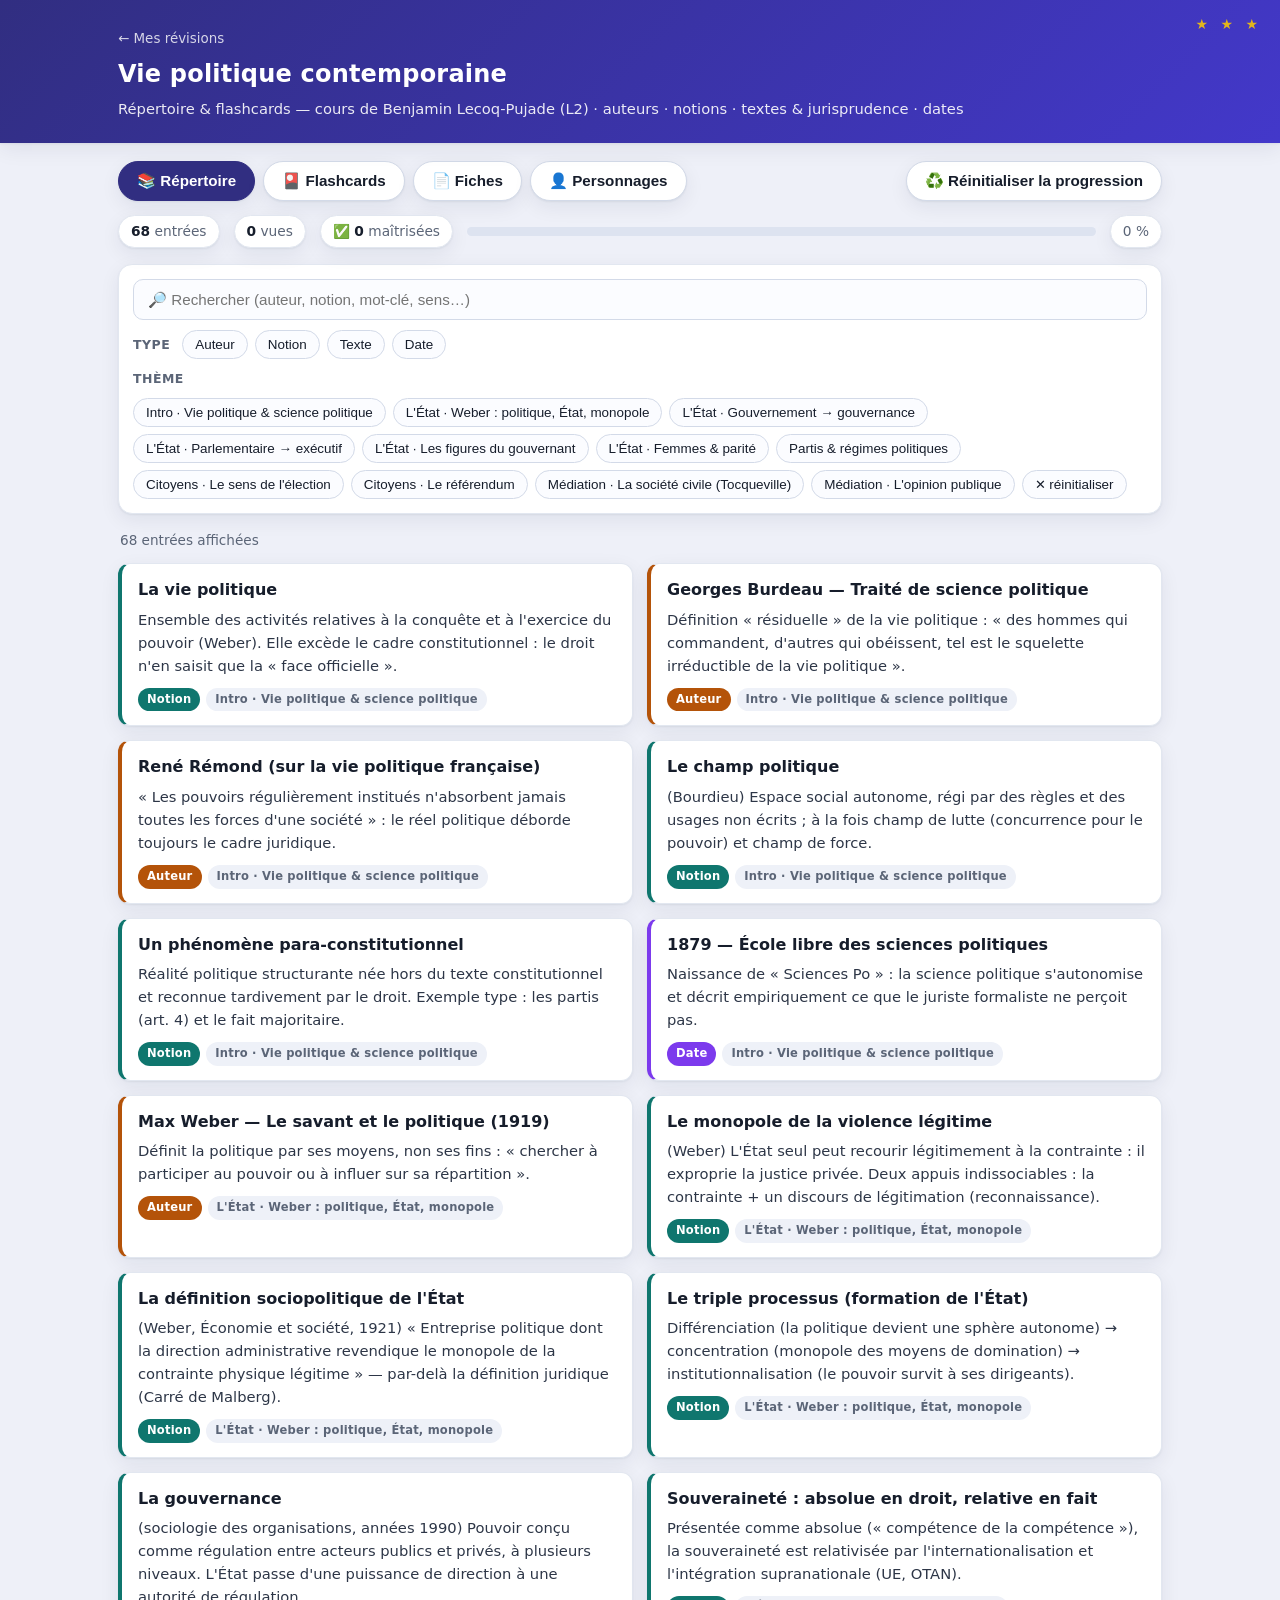
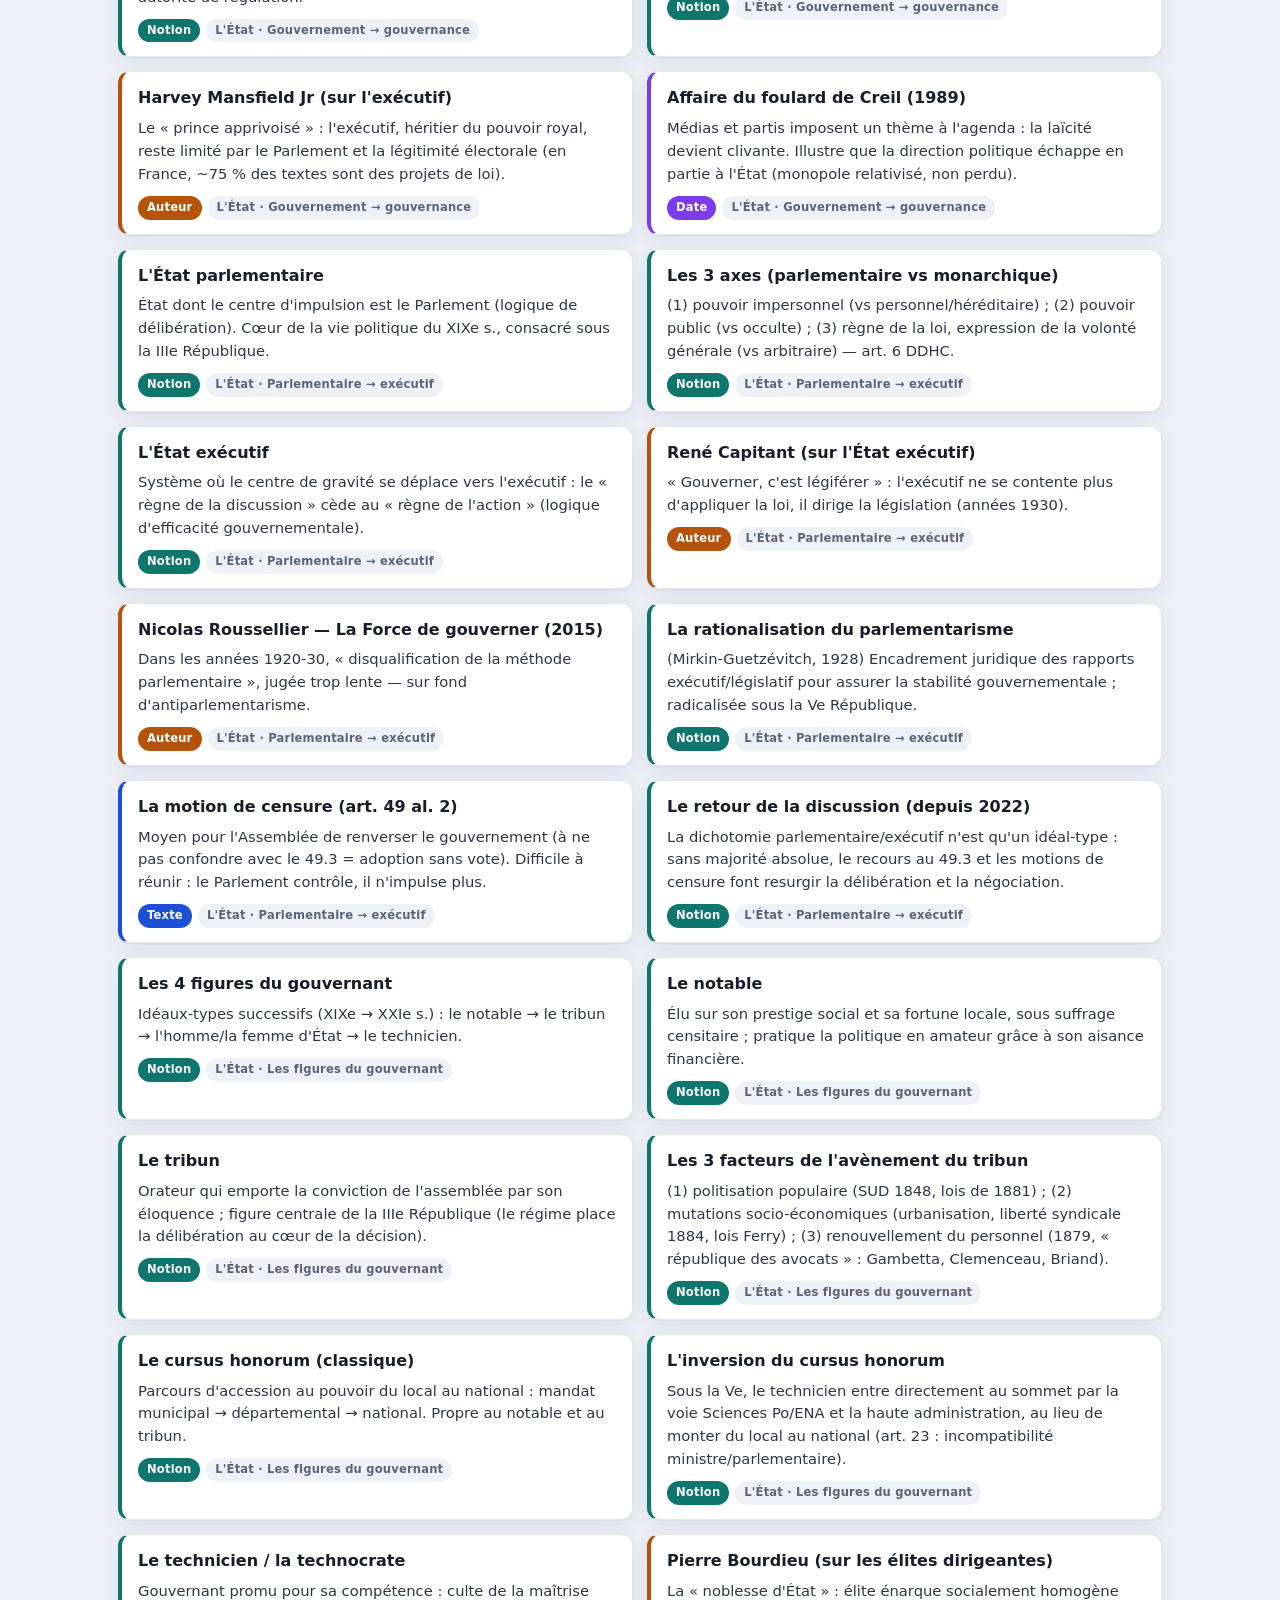
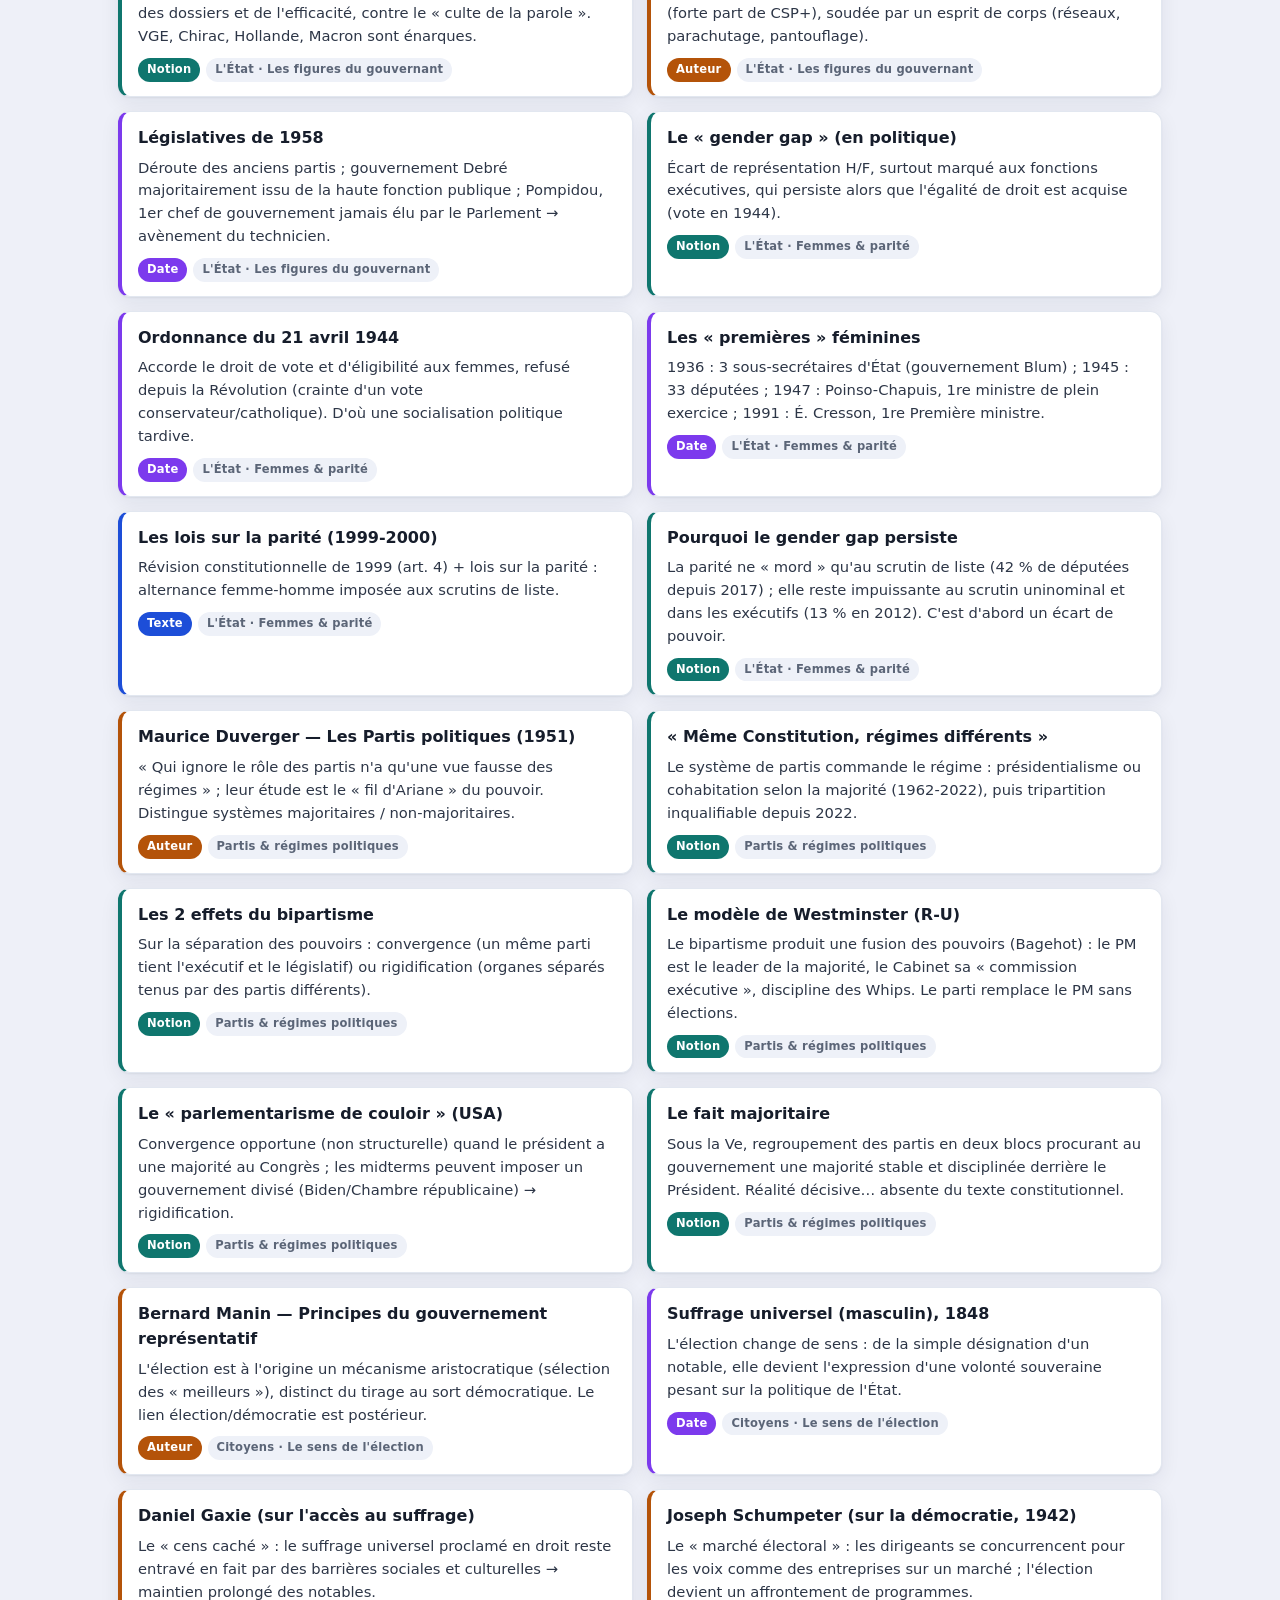
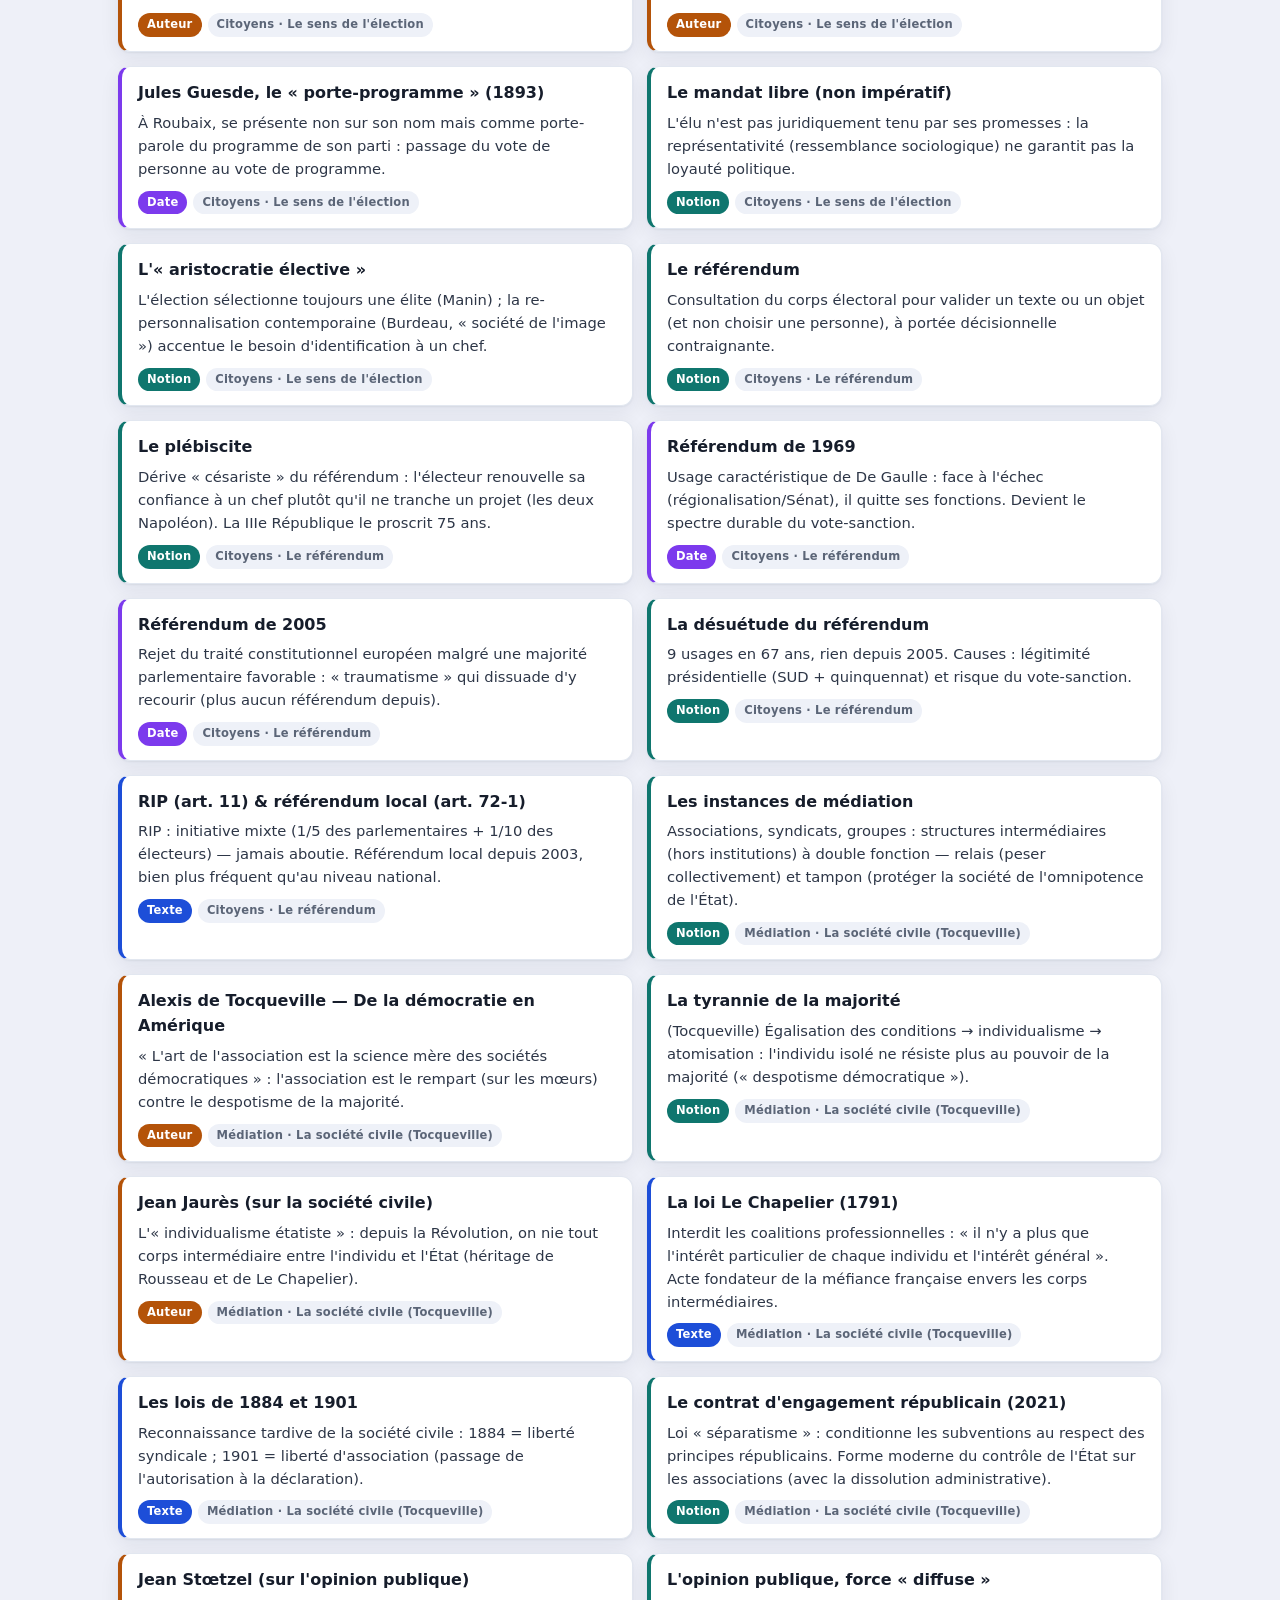
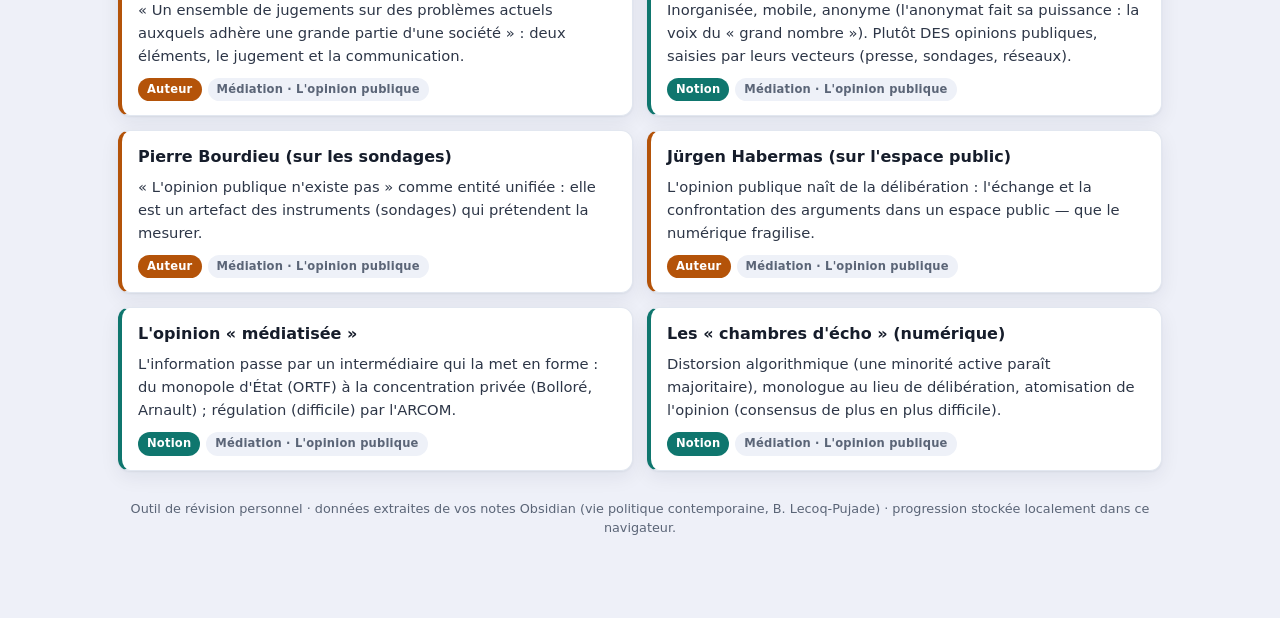
<file: revision-vie-politique/index.html>
<!DOCTYPE html>
<html lang="fr">
<head>
<meta charset="utf-8">
<meta name="viewport" content="width=device-width, initial-scale=1">
<title>Révisions — Vie politique contemporaine (B. Lecoq-Pujade)</title>
<link rel="stylesheet" href="style.css">
<meta name="theme-color" content="#312e81">
<link rel="manifest" href="../manifest.webmanifest">
<link rel="apple-touch-icon" href="../apple-touch-icon.png">
<meta name="apple-mobile-web-app-capable" content="yes">
<meta name="mobile-web-app-capable" content="yes">
</head>
<body>

<header class="top">
  <div class="wrap">
    <a href="../index.html" style="display:inline-block;color:#fff;opacity:.8;text-decoration:none;font-size:.84rem;margin-bottom:6px">← Mes révisions</a>
    <h1>Vie politique contemporaine</h1>
    <p>Répertoire &amp; flashcards — cours de Benjamin Lecoq-Pujade (L2) · auteurs · notions · textes &amp; jurisprudence · dates</p>
  </div>
</header>

<div class="wrap">

  <nav class="tabs">
    <button data-tab="repertoire" class="active">📚 Répertoire</button>
    <button data-tab="flashcards">🎴 Flashcards</button>
    <button data-tab="fiches">📄 Fiches</button>
    <button data-tab="auteurs">👤 Personnages</button>
    <button id="reset-progress" class="" style="margin-left:auto" title="Effacer la progression sauvegardée">♻️ Réinitialiser la progression</button>
  </nav>

  <div id="statsbar" class="statsbar"></div>

  <!-- ===== VUE RÉPERTOIRE ===== -->
  <section id="view-repertoire">
    <div id="rep-controls" class="controls"></div>
    <p id="rep-count" class="count"></p>
    <div id="rep-list" class="list"></div>
  </section>

  <!-- ===== VUE FLASHCARDS ===== -->
  <section id="view-flashcards" style="display:none">
    <div id="fc-controls" class="fc-setup"></div>

    <div id="fc-stage" class="fc-stage">
      <div id="fc-progress" class="fc-progress"></div>
      <div id="fc-card" class="card"></div>
      <div id="fc-actions" class="fc-actions">
        <button class="ko">❌ À revoir <span class="kbd">1 ◀</span></button>
        <button class="ok">✅ Je savais <span class="kbd">▶ 2</span></button>
      </div>
    </div>

    <div id="fc-done" class="fc-done"></div>
  </section>

  <!-- ===== VUE FICHES ===== -->
  <section id="view-fiches" style="display:none">
    <div id="fiche-controls" class="controls"></div>
    <p id="fiche-count" class="count"></p>
    <div id="fiche-list" class="fiche-list"></div>
  </section>

  <!-- ===== VUE PERSONNAGES ===== -->
  <section id="view-auteurs" style="display:none"></section>

  <footer>
    Outil de révision personnel · données extraites de vos notes Obsidian (vie politique contemporaine, B. Lecoq-Pujade) · progression stockée localement dans ce navigateur.
  </footer>
</div>

<script src="data.js"></script>
<script src="fiches.js"></script>
<script src="auteurs-data.js"></script>
<script src="app.js"></script>
<script src="auteurs.js"></script>
<script>if('serviceWorker' in navigator){window.addEventListener('load',function(){navigator.serviceWorker.register('../sw.js').catch(function(){});});}</script>
</body>
</html>
</file>
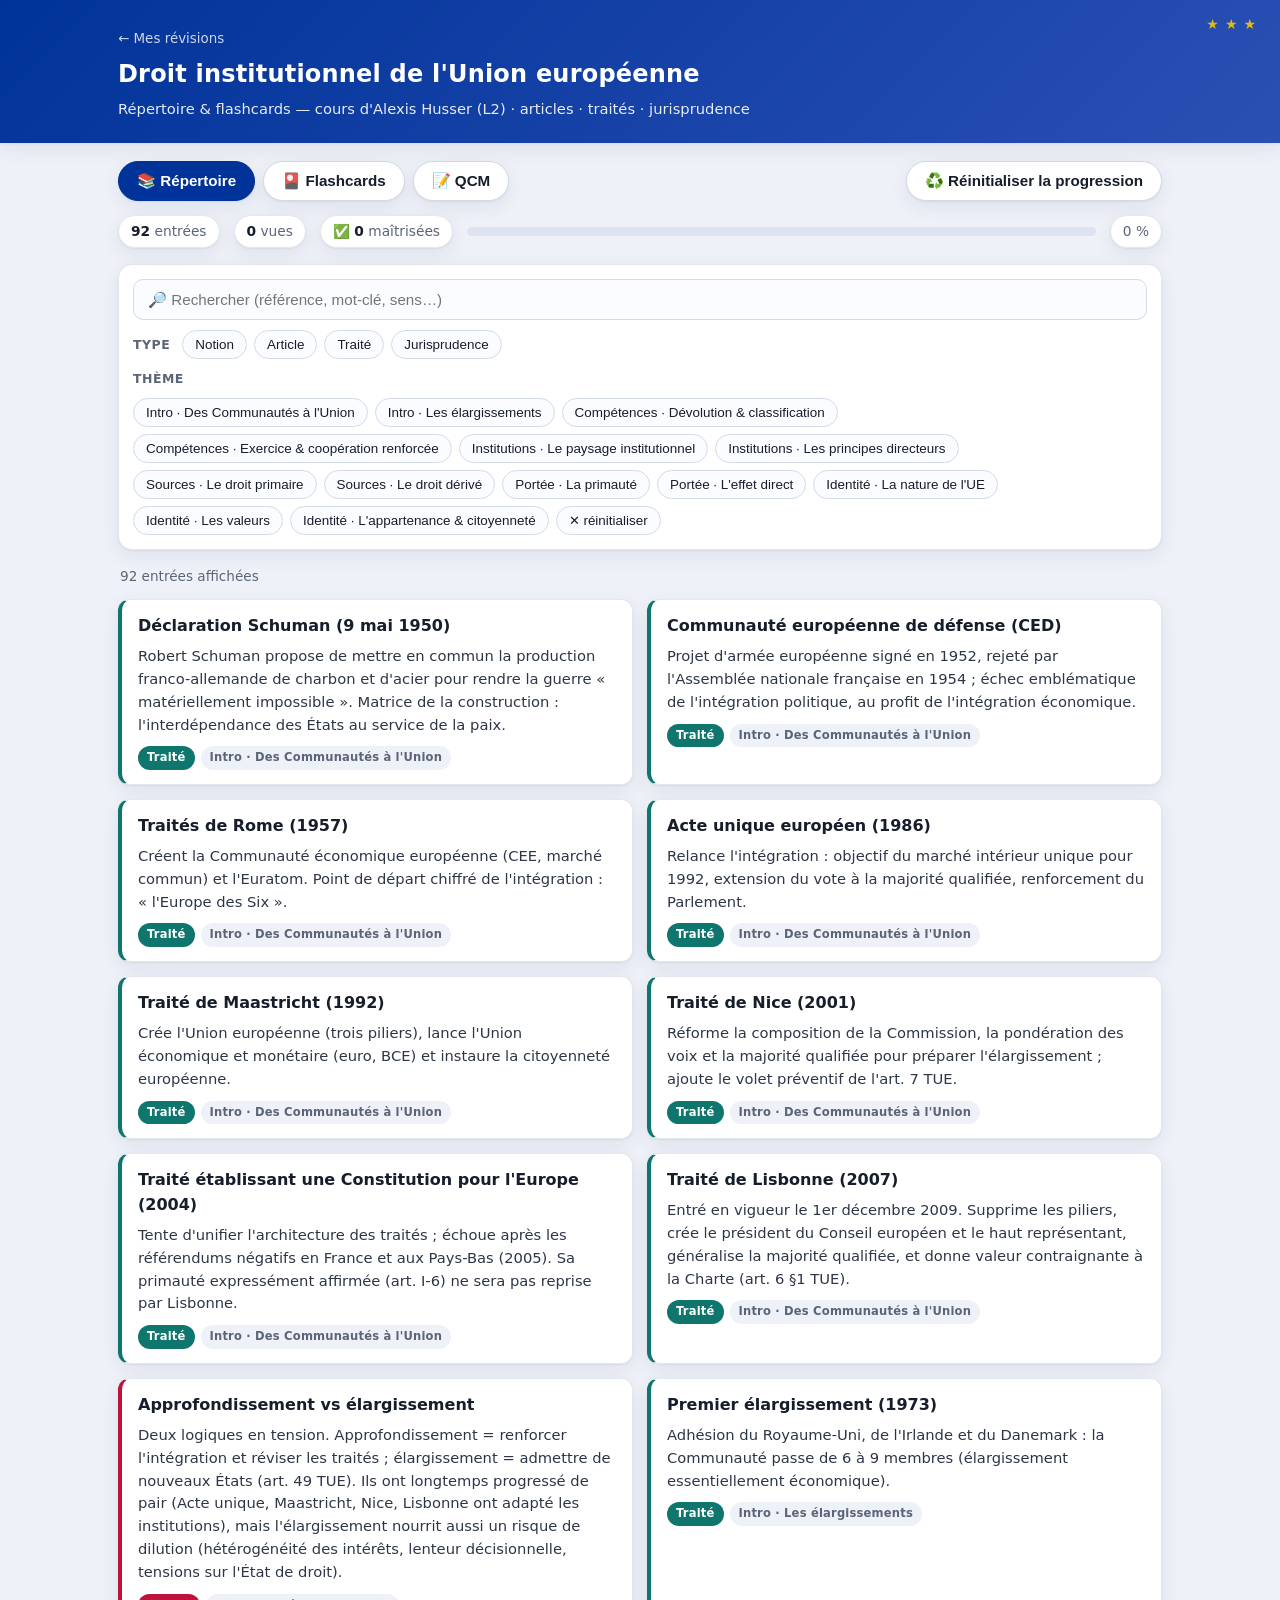
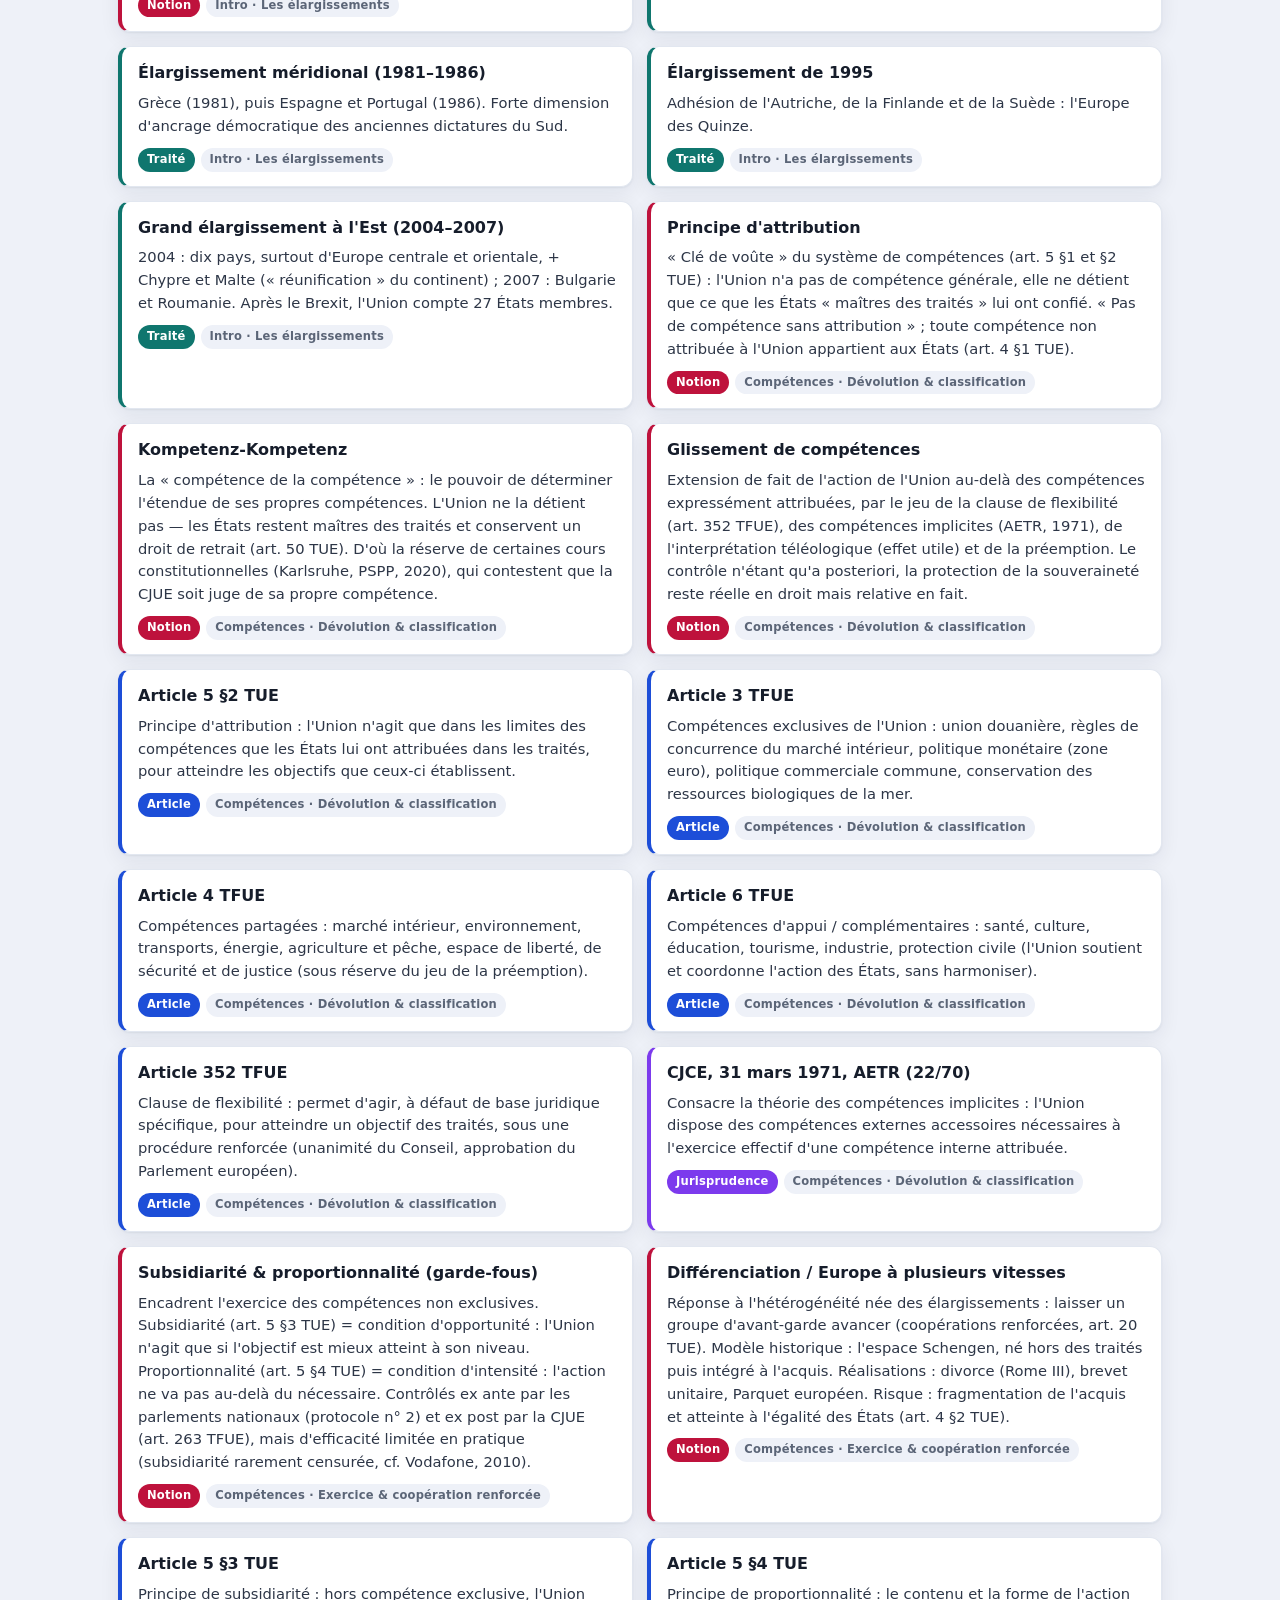
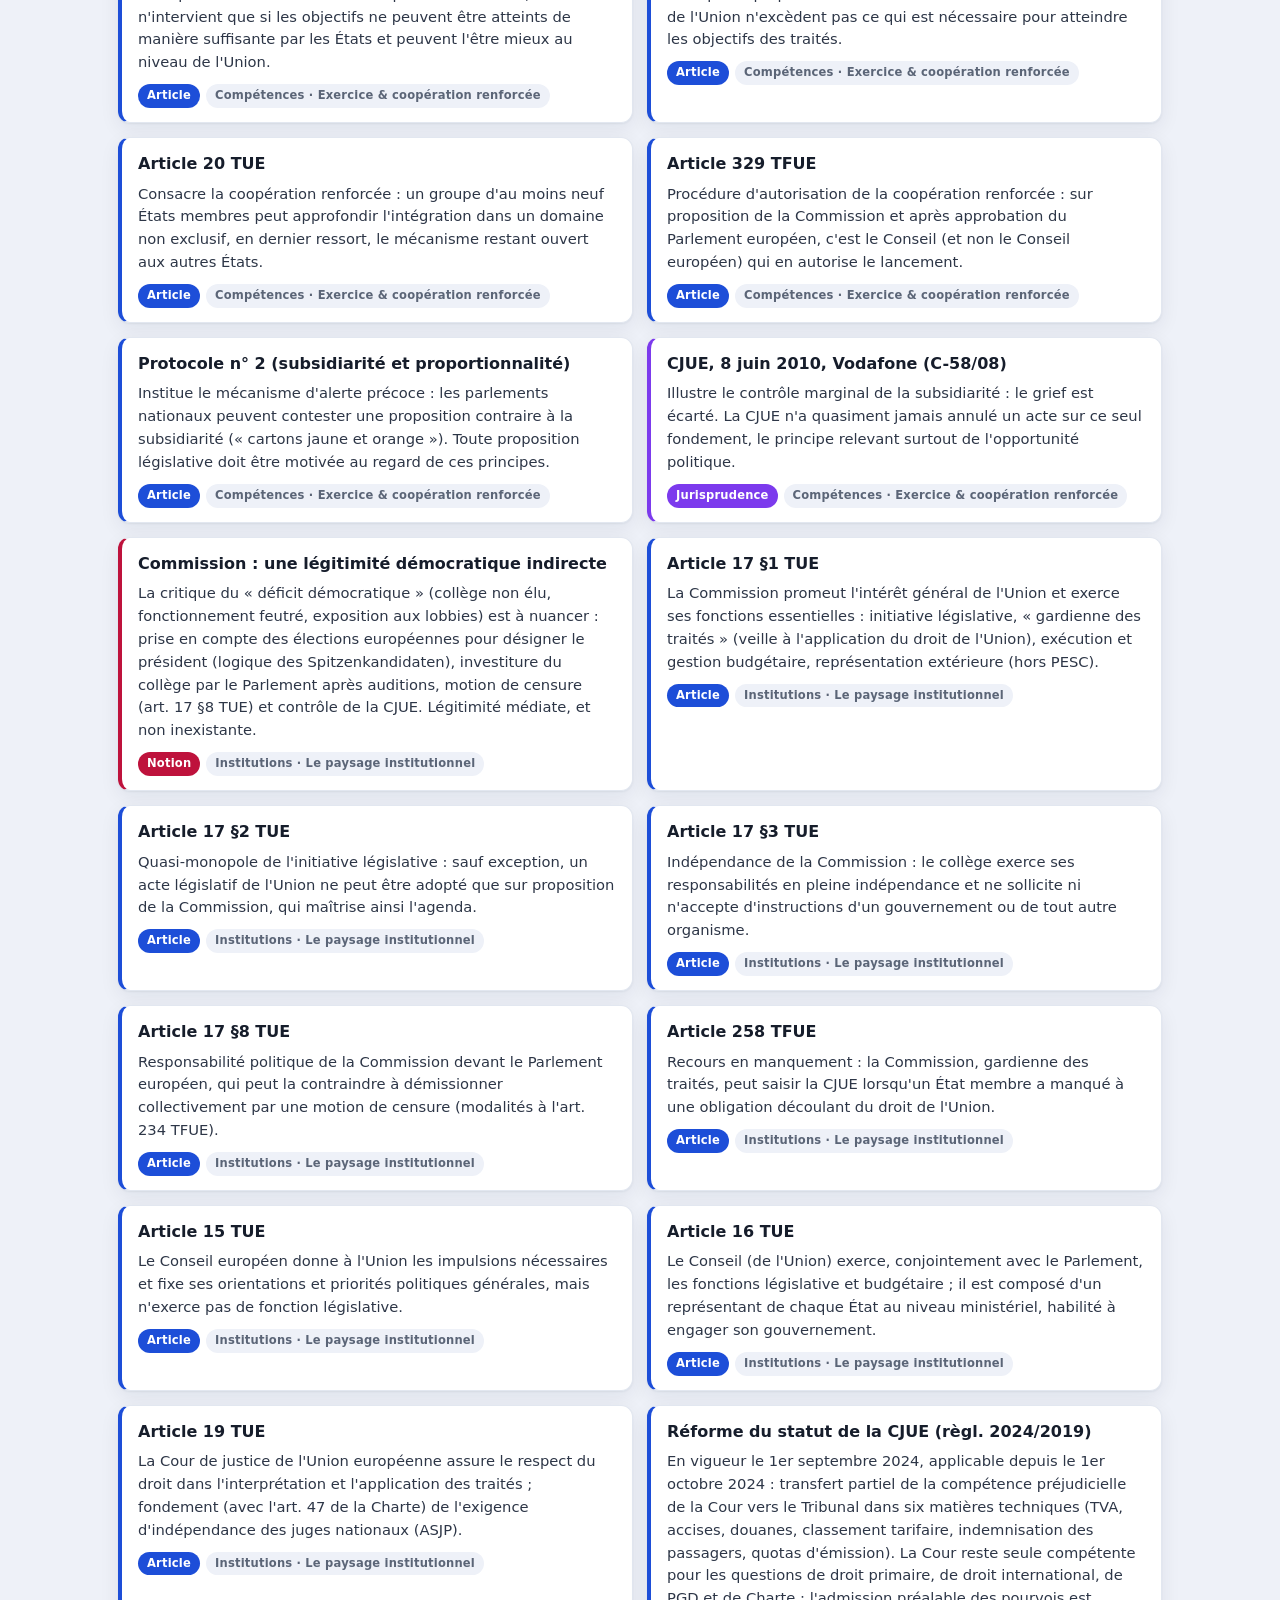
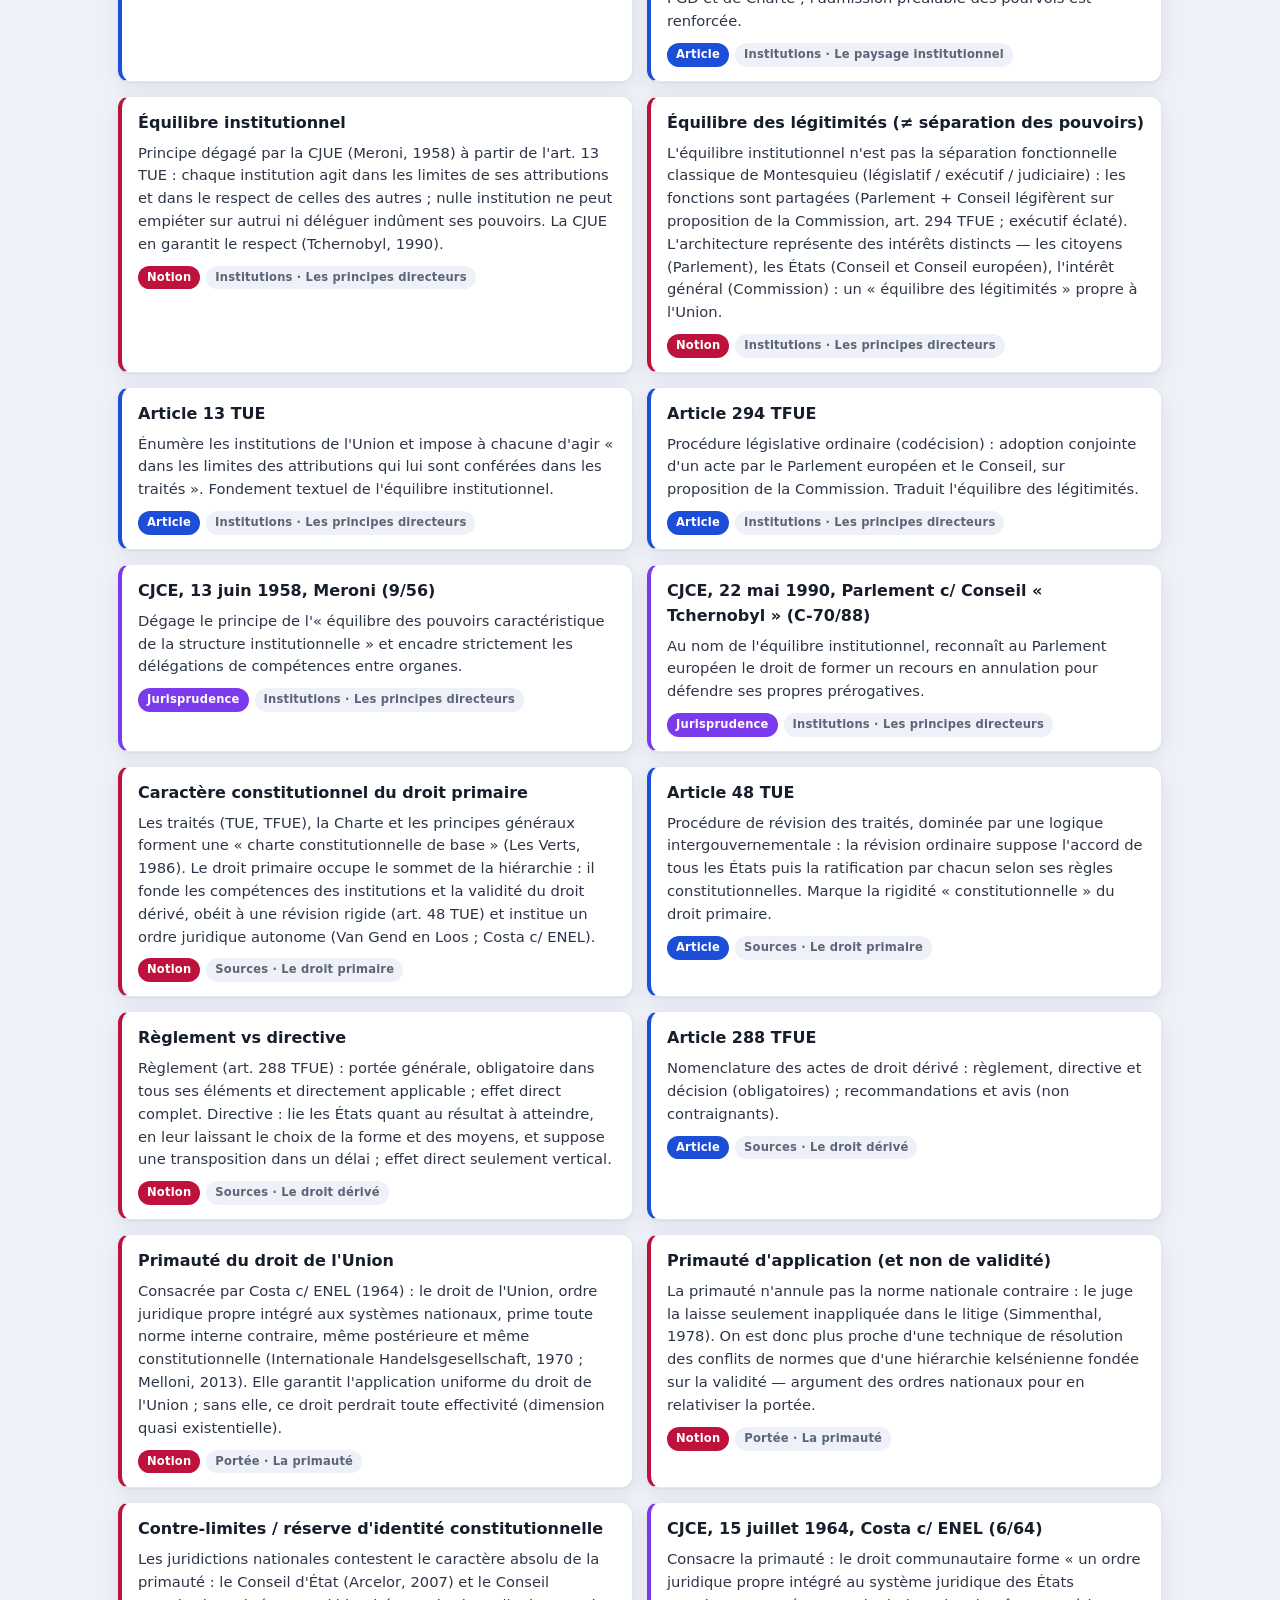
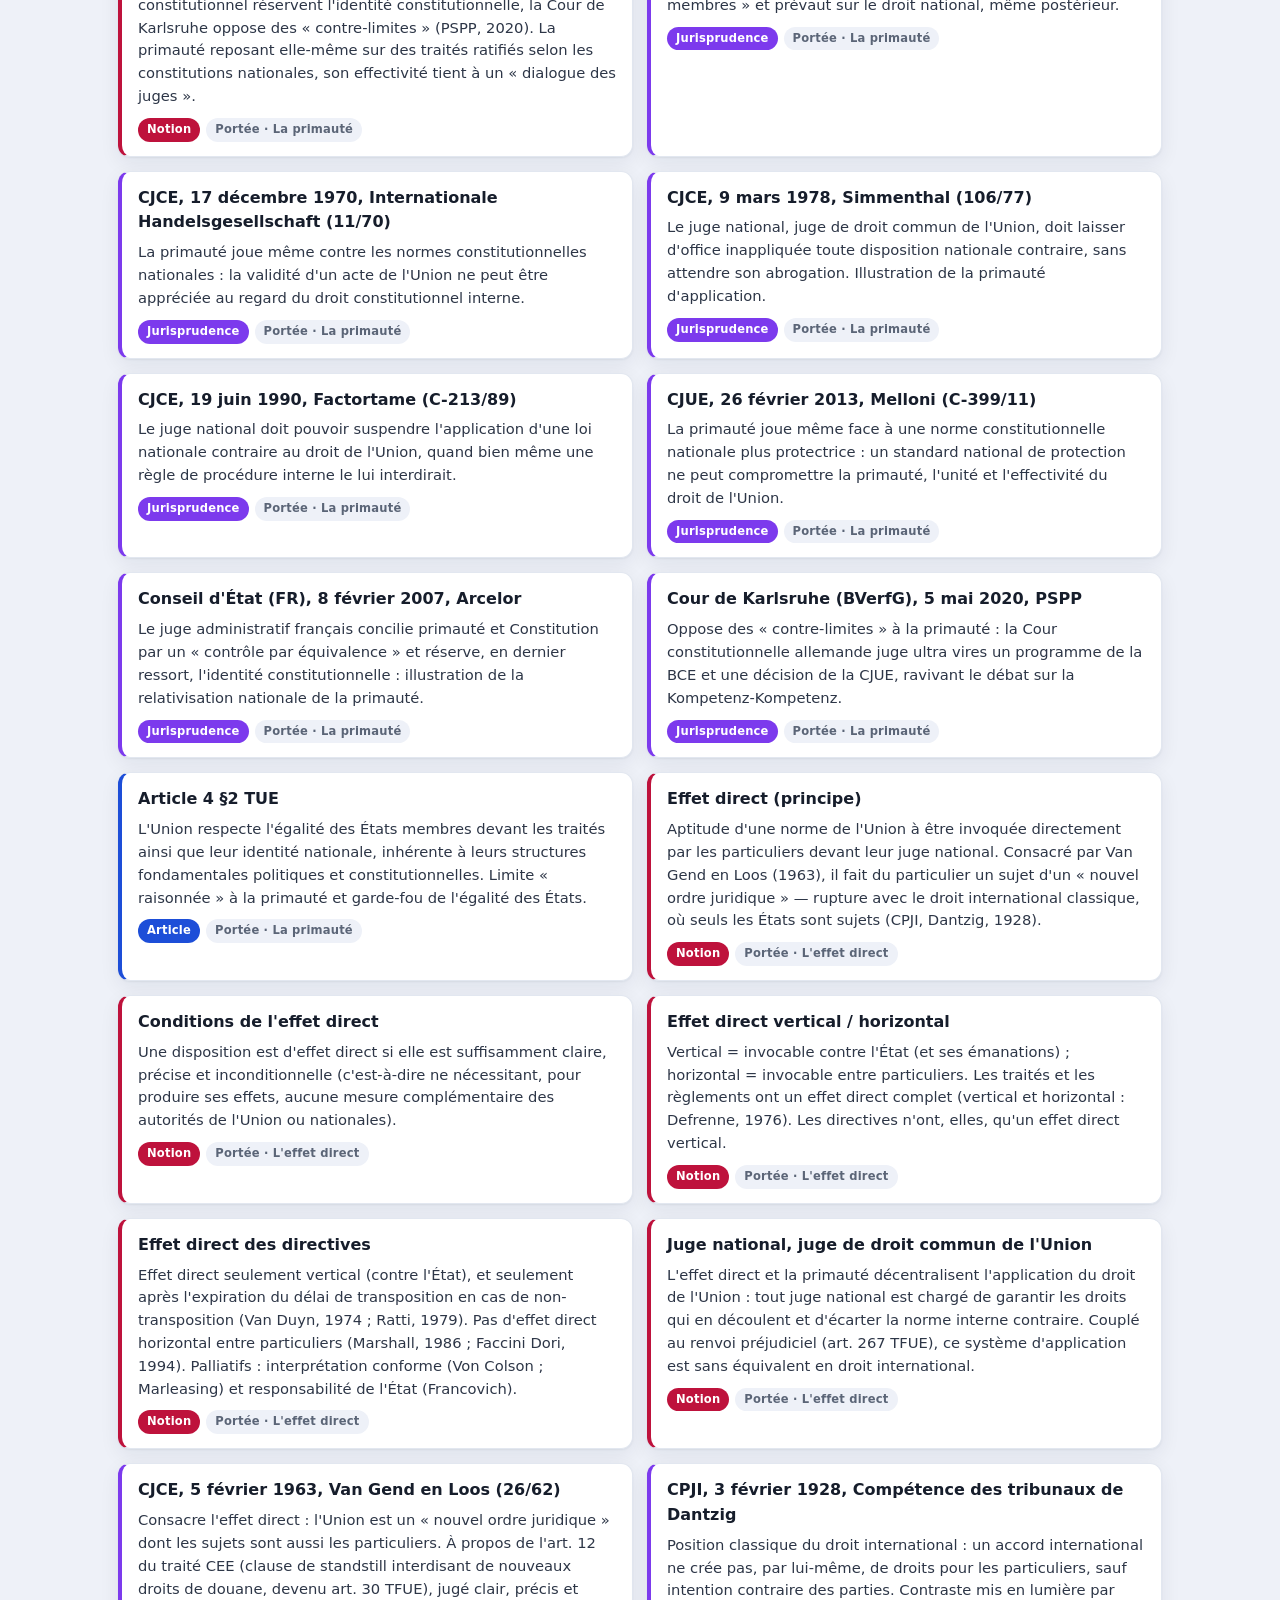
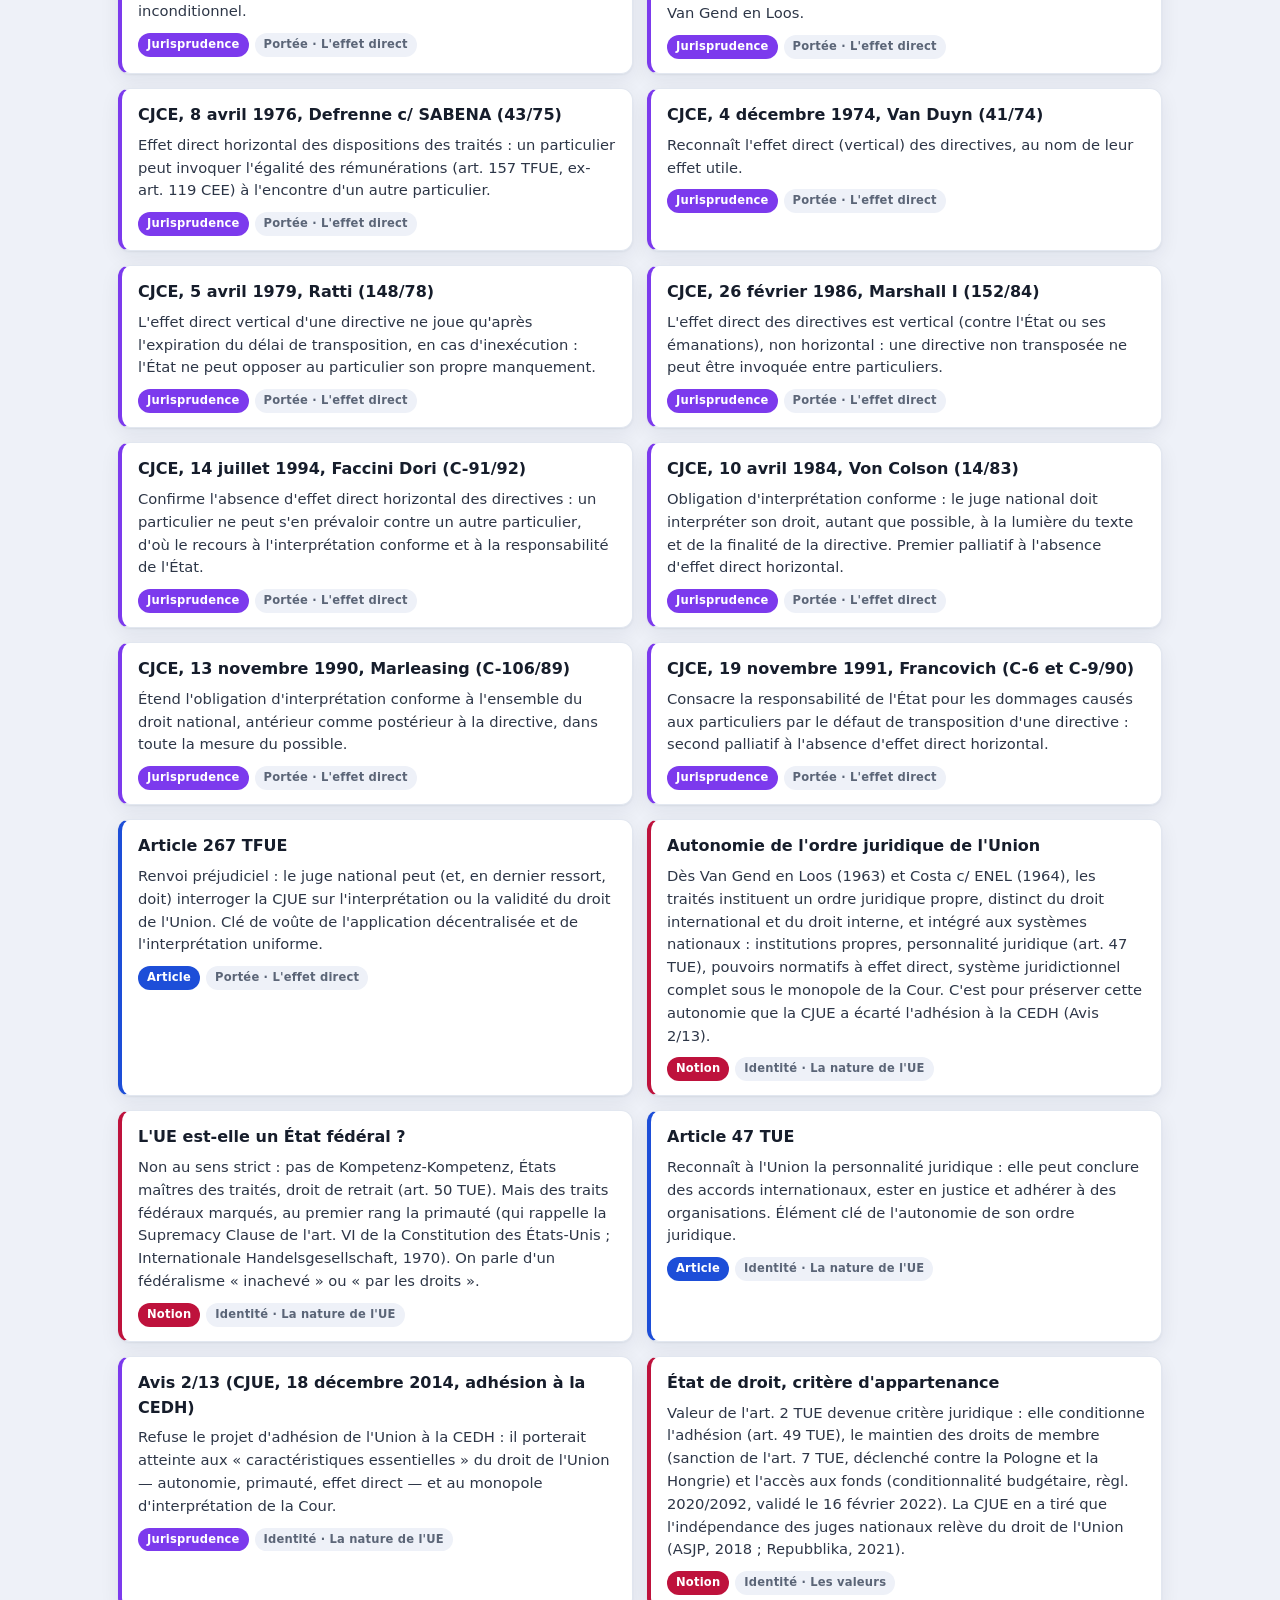
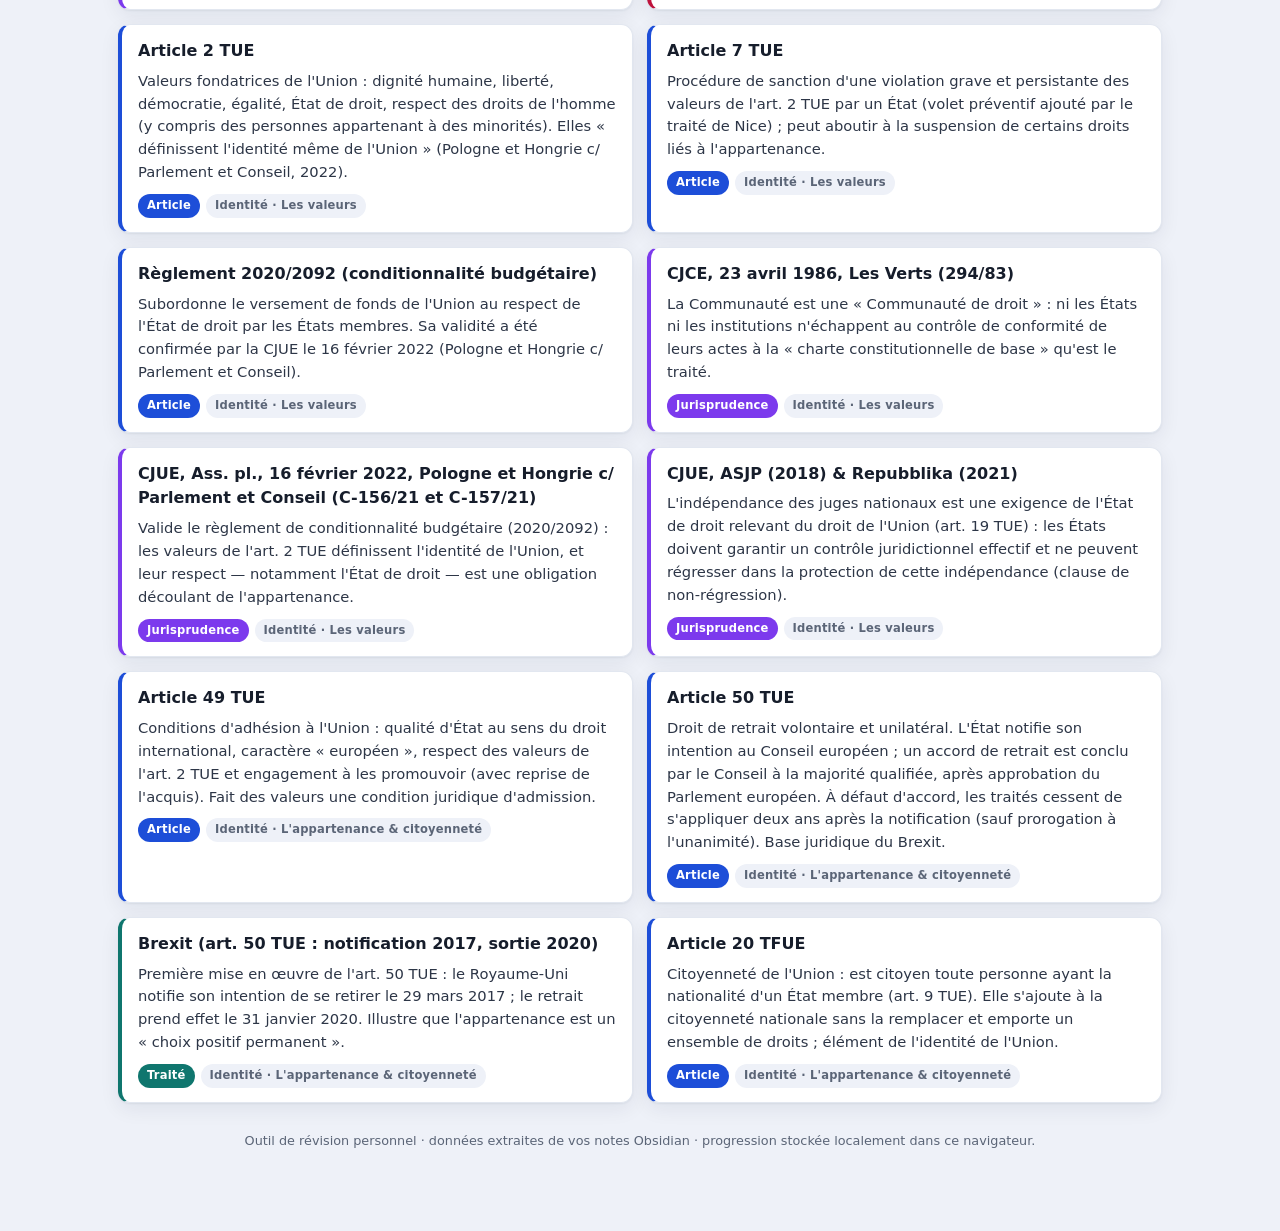
<file: revision-droit-l2/revision-droit-ue/index.html>
<!DOCTYPE html>
<html lang="fr">
<head>
<meta charset="utf-8">
<meta name="viewport" content="width=device-width, initial-scale=1">
<title>Révisions — Droit institutionnel de l'UE (A. Husser)</title>
<link rel="stylesheet" href="style.css">
<meta name="theme-color" content="#003399">
<link rel="manifest" href="../manifest.webmanifest">
<link rel="apple-touch-icon" href="../apple-touch-icon.png">
<meta name="apple-mobile-web-app-capable" content="yes">
<meta name="mobile-web-app-capable" content="yes">
</head>
<body>

<header class="top">
  <div class="wrap">
    <a href="../index.html" style="display:inline-block;color:#fff;opacity:.8;text-decoration:none;font-size:.84rem;margin-bottom:6px">← Mes révisions</a>
    <h1>Droit institutionnel de l'Union européenne</h1>
    <p>Répertoire &amp; flashcards — cours d'Alexis Husser (L2) · articles · traités · jurisprudence</p>
  </div>
</header>

<div class="wrap">

  <nav class="tabs">
    <button data-tab="repertoire" class="active">📚 Répertoire</button>
    <button data-tab="flashcards">🎴 Flashcards</button>
    <button data-tab="qcm">📝 QCM</button>
    <button id="reset-progress" class="" style="margin-left:auto" title="Effacer la progression sauvegardée">♻️ Réinitialiser la progression</button>
  </nav>

  <div id="statsbar" class="statsbar"></div>

  <!-- ===== VUE RÉPERTOIRE ===== -->
  <section id="view-repertoire">
    <div id="rep-controls" class="controls"></div>
    <p id="rep-count" class="count"></p>
    <div id="rep-list" class="list"></div>
  </section>

  <!-- ===== VUE FLASHCARDS ===== -->
  <section id="view-flashcards" style="display:none">
    <div id="fc-controls" class="fc-setup"></div>

    <div id="fc-stage" class="fc-stage">
      <div id="fc-progress" class="fc-progress"></div>
      <div id="fc-card" class="card"></div>
      <div id="fc-actions" class="fc-actions">
        <button class="ko">❌ À revoir <span class="kbd">1 ◀</span></button>
        <button class="ok">✅ Je savais <span class="kbd">▶ 2</span></button>
      </div>
    </div>

    <div id="fc-done" class="fc-done"></div>
  </section>

  <!-- ===== VUE QCM ===== -->
  <section id="view-qcm" style="display:none">
    <div id="qcm-setup" class="fc-setup"></div>
    <div id="qcm-stage" class="qcm-stage" style="display:none"></div>
    <div id="qcm-done" class="fc-done"></div>
  </section>

  <footer>
    Outil de révision personnel · données extraites de vos notes Obsidian · progression stockée localement dans ce navigateur.
  </footer>
</div>

<script src="data.js"></script>
<script src="qcm-data.js"></script>
<script src="app.js"></script>
<script src="qcm.js"></script>
<script>if('serviceWorker' in navigator){window.addEventListener('load',function(){navigator.serviceWorker.register('../sw.js').catch(function(){});});}</script>
</body>
</html>
</file>
<file: revision-anglais-constit/style.css>
/* ===== Révisions UK Constitutional Law — style ===== */
:root{
  --eu-blue:#1e3a5f; --eu-blue-2:#2c5282; --gold:#d4af37;
  --bg:#eef1f6; --card:#ffffff; --ink:#161d2b; --muted:#5b6577;
  --line:#e2e7f0; --line-2:#d3dae8;
  --case:#7c3aed; --case-bg:#f0e9ff;
  --stat:#1d4ed8; --stat-bg:#e8efff;
  --concept:#0f766e; --concept-bg:#e0f3f0;
  --inst:#b45309; --inst-bg:#fdf0e0;
  --ok:#15803d; --ok-bg:#e6f4ea; --ko:#b91c1c; --ko-bg:#fdeaea;
  --shadow:0 1px 2px rgba(20,30,60,.06),0 6px 20px rgba(20,30,60,.07);
  --radius:14px;
}
*{box-sizing:border-box}
html,body{margin:0}
body{
  font-family:"Segoe UI",system-ui,-apple-system,Roboto,Helvetica,Arial,sans-serif;
  background:var(--bg); color:var(--ink); line-height:1.55;
  -webkit-font-smoothing:antialiased;
}
.wrap{max-width:1080px; margin:0 auto; padding:0 18px 80px}

/* Header */
header.top{
  background:linear-gradient(135deg,var(--eu-blue),var(--eu-blue-2));
  color:#fff; padding:26px 0 22px; box-shadow:var(--shadow); position:relative; overflow:hidden;
}
header.top::after{content:"⚖"; position:absolute; right:20px; top:14px; color:var(--gold); opacity:.85; font-size:22px}
header.top .wrap{padding-bottom:0}
header.top h1{margin:0; font-size:1.5rem; font-weight:700; letter-spacing:.2px}
header.top p{margin:.3rem 0 0; opacity:.9; font-size:.92rem}

/* Tabs */
nav.tabs{display:flex; gap:8px; margin:18px 0 14px; flex-wrap:wrap}
nav.tabs button{
  border:1px solid var(--line-2); background:var(--card); color:var(--ink);
  padding:10px 18px; border-radius:999px; cursor:pointer; font-size:.95rem; font-weight:600;
  transition:.15s; box-shadow:var(--shadow);
}
nav.tabs button:hover{border-color:var(--eu-blue-2)}
nav.tabs button.active{background:var(--eu-blue); color:#fff; border-color:var(--eu-blue)}

/* Stats bar */
.statsbar{display:flex; gap:14px; flex-wrap:wrap; align-items:center; margin-bottom:16px; font-size:.86rem; color:var(--muted)}
.statsbar .chip{background:var(--card); border:1px solid var(--line); border-radius:999px; padding:5px 12px; box-shadow:var(--shadow)}
.statsbar .chip b{color:var(--ink)}
.bar{flex:1; min-width:160px; height:9px; background:#dde3f0; border-radius:999px; overflow:hidden}
.bar>span{display:block; height:100%; background:linear-gradient(90deg,var(--gold),#34c759); width:0; transition:width .4s}

/* Controls */
.controls{background:var(--card); border:1px solid var(--line); border-radius:var(--radius); padding:14px; box-shadow:var(--shadow); margin-bottom:16px}
.controls .row{display:flex; gap:10px; flex-wrap:wrap; align-items:center}
.controls .row+.row{margin-top:10px}
input[type=search]{
  flex:1; min-width:200px; padding:11px 14px; border:1px solid var(--line-2); border-radius:10px;
  font-size:.95rem; outline:none; background:#fbfcff;
}
input[type=search]:focus{border-color:var(--eu-blue-2); box-shadow:0 0 0 3px rgba(44,82,130,.14)}
.filterlabel{font-size:.78rem; text-transform:uppercase; letter-spacing:.5px; color:var(--muted); margin-right:2px; font-weight:700}
.chipset{display:flex; gap:7px; flex-wrap:wrap}
.fchip{
  border:1px solid var(--line-2); background:#fbfcff; color:var(--ink);
  padding:6px 12px; border-radius:999px; cursor:pointer; font-size:.84rem; transition:.12s; user-select:none;
}
.fchip:hover{border-color:var(--eu-blue-2)}
.fchip.on{background:var(--eu-blue); color:#fff; border-color:var(--eu-blue)}
.fchip.t-case.on{background:var(--case); border-color:var(--case)}
.fchip.t-stat.on{background:var(--stat); border-color:var(--stat)}
.fchip.t-concept.on{background:var(--concept); border-color:var(--concept)}
.fchip.t-inst.on{background:var(--inst); border-color:var(--inst)}

/* Repertoire list */
.count{font-size:.85rem; color:var(--muted); margin:0 2px 12px}
.list{display:grid; grid-template-columns:1fr 1fr; gap:14px}
@media(max-width:720px){.list{grid-template-columns:1fr}}
.entry{
  background:var(--card); border:1px solid var(--line); border-left:4px solid var(--eu-blue);
  border-radius:12px; padding:14px 16px; box-shadow:var(--shadow);
}
.entry.t-case{border-left-color:var(--case)}
.entry.t-stat{border-left-color:var(--stat)}
.entry.t-concept{border-left-color:var(--concept)}
.entry.t-inst{border-left-color:var(--inst)}
.entry .ref{font-weight:700; font-size:1rem; margin-bottom:6px}
.entry .mean{font-size:.92rem; color:#2d3647}
.entry .badges{margin-top:10px; display:flex; gap:6px; flex-wrap:wrap}
.badge{font-size:.72rem; font-weight:700; padding:3px 9px; border-radius:999px; letter-spacing:.2px}
.badge.type{color:#fff}
.badge.type.t-case{background:var(--case)} .badge.type.t-stat{background:var(--stat)} .badge.type.t-concept{background:var(--concept)} .badge.type.t-inst{background:var(--inst)}
.badge.theme{background:#eef1f8; color:var(--muted)}
.badge.box{background:var(--gold); color:#3a2e00}
.badge.box.b5{background:#34c759; color:#053d18}
.empty{text-align:center; color:var(--muted); padding:50px 10px}

/* Flashcards */
.fc-setup{background:var(--card); border:1px solid var(--line); border-radius:var(--radius); padding:18px; box-shadow:var(--shadow); margin-bottom:16px}
.fc-setup h3{margin:0 0 12px; font-size:1.05rem}
.seg{display:inline-flex; border:1px solid var(--line-2); border-radius:10px; overflow:hidden}
.seg button{border:0; background:#fbfcff; padding:9px 14px; cursor:pointer; font-size:.86rem; color:var(--ink)}
.seg button+button{border-left:1px solid var(--line-2)}
.seg button.on{background:var(--eu-blue); color:#fff}
.opt{display:flex; align-items:center; gap:8px; font-size:.9rem; color:var(--muted); margin-top:12px; cursor:pointer}
.btn{
  border:0; border-radius:10px; padding:12px 22px; font-size:.98rem; font-weight:700; cursor:pointer;
  background:var(--eu-blue); color:#fff; box-shadow:var(--shadow); transition:.15s;
}
.btn:hover{background:var(--eu-blue-2)}
.btn.ghost{background:#fbfcff; color:var(--ink); border:1px solid var(--line-2)}
.btn.big{padding:14px 28px; font-size:1.05rem; margin-top:16px}

.fc-stage{display:none}
.fc-progress{display:flex; align-items:center; gap:12px; margin-bottom:12px; font-size:.85rem; color:var(--muted)}
.fc-progress .bar{flex:1}
.card{
  background:var(--card); border:1px solid var(--line); border-radius:18px; box-shadow:var(--shadow);
  min-height:280px; display:flex; flex-direction:column; justify-content:center; align-items:center;
  text-align:center; padding:34px 26px; cursor:pointer; position:relative; transition:.12s;
}
.card:hover{border-color:var(--line-2)}
.card .side-label{position:absolute; top:14px; left:16px; font-size:.72rem; text-transform:uppercase; letter-spacing:1px; color:var(--muted); font-weight:700}
.card .type-tag{position:absolute; top:12px; right:14px}
.card .q{font-size:1.45rem; font-weight:700; line-height:1.35}
.card .q.small{font-size:1.12rem; font-weight:600}
.card .a{margin-top:18px; padding-top:18px; border-top:1px dashed var(--line-2); font-size:1.05rem; color:#2d3647; max-width:660px}
.card .a .a-ref{font-weight:700; color:var(--eu-blue); font-size:1.15rem; margin-bottom:6px}
.card .hint{margin-top:20px; font-size:.82rem; color:var(--muted)}
.card .theme-foot{position:absolute; bottom:12px; left:0; right:0; text-align:center}

.fc-actions{display:flex; gap:12px; margin-top:16px; justify-content:center}
.fc-actions button{flex:1; max-width:240px; padding:14px; border-radius:12px; border:0; font-size:1rem; font-weight:700; cursor:pointer; box-shadow:var(--shadow)}
.fc-actions .ko{background:var(--ko-bg); color:var(--ko)}
.fc-actions .ko:hover{background:#fbdcdc}
.fc-actions .ok{background:var(--ok-bg); color:var(--ok)}
.fc-actions .ok:hover{background:#d6efdd}
.kbd{font-family:ui-monospace,Menlo,Consolas,monospace; background:#eef1f8; border:1px solid var(--line-2); border-bottom-width:2px; border-radius:6px; padding:1px 6px; font-size:.78rem; color:var(--muted)}

.fc-done{display:none; text-align:center; background:var(--card); border:1px solid var(--line); border-radius:var(--radius); padding:34px; box-shadow:var(--shadow)}
.fc-done h3{margin:0 0 6px; font-size:1.3rem}
.fc-done .big-num{font-size:2.4rem; font-weight:800; color:var(--eu-blue)}
.fc-done .done-actions{display:flex; gap:12px; justify-content:center; flex-wrap:wrap; margin-top:18px}
.hidden{display:none!important}
footer{ text-align:center; color:var(--muted); font-size:.8rem; margin-top:28px }

/* ===== QCM ===== */
.qcm-intro{font-size:.9rem; color:var(--muted); margin:0 0 14px; line-height:1.6}
.qcm-card{cursor:default; align-items:stretch; text-align:left; justify-content:flex-start; padding:24px 26px}
.qcm-card:hover{border-color:var(--line)}
.qcm-badges{display:flex; gap:6px; margin-bottom:12px; flex-wrap:wrap}
.badge.annale{background:#fff4d6; color:#8a6400}
.qcm-question{font-size:1.18rem; font-weight:700; line-height:1.4}
.qcm-options{display:flex; flex-direction:column; gap:10px; margin-top:18px}
.qcm-opt{
  display:flex; gap:10px; align-items:baseline; text-align:left; width:100%;
  padding:13px 16px; border:1px solid var(--line-2); border-radius:12px;
  background:#fbfcff; cursor:pointer; font-size:.97rem; font-family:inherit; color:var(--ink); transition:.12s;
}
.qcm-opt:hover:not(:disabled){border-color:var(--eu-blue-2); background:#f0f4ff}
.qcm-opt .letter{font-weight:800; color:var(--eu-blue); flex:0 0 auto}
.qcm-opt:disabled{cursor:default; opacity:.92}
.qcm-opt.good{border-color:var(--ok); background:var(--ok-bg)}
.qcm-opt.good .letter{color:var(--ok)}
.qcm-opt.bad{border-color:var(--ko); background:var(--ko-bg)}
.qcm-opt.bad .letter{color:var(--ko)}
.qcm-expl{margin-top:16px; padding:12px 14px; background:#f6f8fd; border-left:4px solid var(--eu-blue); border-radius:8px; font-size:.92rem; color:#2d3647}
.qcm-foot{display:flex; gap:10px; margin-top:14px; justify-content:space-between; align-items:center; flex-wrap:wrap}
.qcm-hint{font-size:.82rem; color:var(--muted)}
.qcm-timer{font-variant-numeric:tabular-nums; font-weight:800; color:var(--ink)}
.qcm-timer.low{color:var(--ko)}
.qcm-review{text-align:left; margin-top:26px; border-top:1px solid var(--line); padding-top:14px}
.qcm-review h4{margin:0 0 12px; font-size:1.05rem}
.review-item{border:1px solid var(--line); border-left:4px solid var(--line-2); border-radius:10px; padding:12px 14px; margin-bottom:10px; background:#fbfcff}
.review-item.good{border-left-color:var(--ok)}
.review-item.bad{border-left-color:var(--ko)}
.review-item.skip{border-left-color:var(--gold)}
.review-q{font-size:.95rem}
.review-a{font-size:.88rem; margin-top:6px}
.review-item.good .review-a{color:var(--ok)}
.review-item.bad .review-a{color:var(--ko)}
.review-item.skip .review-a{color:#8a6400}
.review-e{font-size:.85rem; color:var(--muted); margin-top:6px}
.qcm-trap{margin-top:9px; padding:7px 10px; background:#fff4e0; border:1px solid #f3d6a4; border-radius:7px; font-size:.82rem; font-weight:600; color:#8a5a00}
</file>
<file: revision-anglais-uk/style.css>
/* ===== Révisions Droit institutionnel de l'UE — style ===== */
:root{
  --eu-blue:#003399; --eu-blue-2:#2b50b4; --gold:#ffcc00;
  --bg:#eef1f8; --card:#ffffff; --ink:#161d2b; --muted:#5b6577;
  --line:#e2e7f0; --line-2:#d3dae8;
  --case:#7c3aed; --case-bg:#f0e9ff;
  --stat:#1d4ed8; --stat-bg:#e8efff;
  --concept:#0f766e; --concept-bg:#e0f3f0;
  --inst:#b45309; --inst-bg:#fdf0e0;
  --ok:#15803d; --ok-bg:#e6f4ea; --ko:#b91c1c; --ko-bg:#fdeaea;
  --shadow:0 1px 2px rgba(20,30,60,.06),0 6px 20px rgba(20,30,60,.07);
  --radius:14px;
}
*{box-sizing:border-box}
html,body{margin:0}
body{
  font-family:"Segoe UI",system-ui,-apple-system,Roboto,Helvetica,Arial,sans-serif;
  background:var(--bg); color:var(--ink); line-height:1.55;
  -webkit-font-smoothing:antialiased;
}
.wrap{max-width:1080px; margin:0 auto; padding:0 18px 80px}

/* Header */
header.top{
  background:linear-gradient(135deg,var(--eu-blue),var(--eu-blue-2));
  color:#fff; padding:26px 0 22px; box-shadow:var(--shadow); position:relative; overflow:hidden;
}
header.top::after{content:"★★★"; position:absolute; right:18px; top:14px; letter-spacing:6px; color:var(--gold); opacity:.85; font-size:14px}
header.top .wrap{padding-bottom:0}
header.top h1{margin:0; font-size:1.5rem; font-weight:700; letter-spacing:.2px}
header.top p{margin:.3rem 0 0; opacity:.9; font-size:.92rem}

/* Tabs */
nav.tabs{display:flex; gap:8px; margin:18px 0 14px; flex-wrap:wrap}
nav.tabs button{
  border:1px solid var(--line-2); background:var(--card); color:var(--ink);
  padding:10px 18px; border-radius:999px; cursor:pointer; font-size:.95rem; font-weight:600;
  transition:.15s; box-shadow:var(--shadow);
}
nav.tabs button:hover{border-color:var(--eu-blue-2)}
nav.tabs button.active{background:var(--eu-blue); color:#fff; border-color:var(--eu-blue)}

/* Stats bar */
.statsbar{display:flex; gap:14px; flex-wrap:wrap; align-items:center; margin-bottom:16px; font-size:.86rem; color:var(--muted)}
.statsbar .chip{background:var(--card); border:1px solid var(--line); border-radius:999px; padding:5px 12px; box-shadow:var(--shadow)}
.statsbar .chip b{color:var(--ink)}
.bar{flex:1; min-width:160px; height:9px; background:#dde3f0; border-radius:999px; overflow:hidden}
.bar>span{display:block; height:100%; background:linear-gradient(90deg,var(--gold),#34c759); width:0; transition:width .4s}

/* Controls */
.controls{background:var(--card); border:1px solid var(--line); border-radius:var(--radius); padding:14px; box-shadow:var(--shadow); margin-bottom:16px}
.controls .row{display:flex; gap:10px; flex-wrap:wrap; align-items:center}
.controls .row+.row{margin-top:10px}
input[type=search]{
  flex:1; min-width:200px; padding:11px 14px; border:1px solid var(--line-2); border-radius:10px;
  font-size:.95rem; outline:none; background:#fbfcff;
}
input[type=search]:focus{border-color:var(--eu-blue-2); box-shadow:0 0 0 3px rgba(43,80,180,.12)}
.filterlabel{font-size:.78rem; text-transform:uppercase; letter-spacing:.5px; color:var(--muted); margin-right:2px; font-weight:700}
.chipset{display:flex; gap:7px; flex-wrap:wrap}
.fchip{
  border:1px solid var(--line-2); background:#fbfcff; color:var(--ink);
  padding:6px 12px; border-radius:999px; cursor:pointer; font-size:.84rem; transition:.12s; user-select:none;
}
.fchip:hover{border-color:var(--eu-blue-2)}
.fchip.on{background:var(--eu-blue); color:#fff; border-color:var(--eu-blue)}
.fchip.t-case.on{background:var(--case); border-color:var(--case)}
.fchip.t-stat.on{background:var(--stat); border-color:var(--stat)}
.fchip.t-concept.on{background:var(--concept); border-color:var(--concept)}
.fchip.t-inst.on{background:var(--inst); border-color:var(--inst)}

/* Repertoire list */
.count{font-size:.85rem; color:var(--muted); margin:0 2px 12px}
.list{display:grid; grid-template-columns:1fr 1fr; gap:14px}
@media(max-width:720px){.list{grid-template-columns:1fr}}
.entry{
  background:var(--card); border:1px solid var(--line); border-left:4px solid var(--eu-blue);
  border-radius:12px; padding:14px 16px; box-shadow:var(--shadow);
}
.entry.t-case{border-left-color:var(--case)}
.entry.t-stat{border-left-color:var(--stat)}
.entry.t-concept{border-left-color:var(--concept)}
.entry.t-inst{border-left-color:var(--inst)}
.entry .ref{font-weight:700; font-size:1rem; margin-bottom:6px}
.entry .mean{font-size:.92rem; color:#2d3647}
.entry .badges{margin-top:10px; display:flex; gap:6px; flex-wrap:wrap}
.badge{font-size:.72rem; font-weight:700; padding:3px 9px; border-radius:999px; letter-spacing:.2px}
.badge.type{color:#fff}
.badge.type.t-case{background:var(--case)} .badge.type.t-stat{background:var(--stat)} .badge.type.t-concept{background:var(--concept)} .badge.type.t-inst{background:var(--inst)}
.badge.theme{background:#eef1f8; color:var(--muted)}
.badge.box{background:var(--gold); color:#3a2e00}
.badge.box.b5{background:#34c759; color:#053d18}
.empty{text-align:center; color:var(--muted); padding:50px 10px}

/* Flashcards */
.fc-setup{background:var(--card); border:1px solid var(--line); border-radius:var(--radius); padding:18px; box-shadow:var(--shadow); margin-bottom:16px}
.fc-setup h3{margin:0 0 12px; font-size:1.05rem}
.seg{display:inline-flex; border:1px solid var(--line-2); border-radius:10px; overflow:hidden}
.seg button{border:0; background:#fbfcff; padding:9px 14px; cursor:pointer; font-size:.86rem; color:var(--ink)}
.seg button+button{border-left:1px solid var(--line-2)}
.seg button.on{background:var(--eu-blue); color:#fff}
.opt{display:flex; align-items:center; gap:8px; font-size:.9rem; color:var(--muted); margin-top:12px; cursor:pointer}
.btn{
  border:0; border-radius:10px; padding:12px 22px; font-size:.98rem; font-weight:700; cursor:pointer;
  background:var(--eu-blue); color:#fff; box-shadow:var(--shadow); transition:.15s;
}
.btn:hover{background:var(--eu-blue-2)}
.btn.ghost{background:#fbfcff; color:var(--ink); border:1px solid var(--line-2)}
.btn.big{padding:14px 28px; font-size:1.05rem; margin-top:16px}

.fc-stage{display:none}
.fc-progress{display:flex; align-items:center; gap:12px; margin-bottom:12px; font-size:.85rem; color:var(--muted)}
.fc-progress .bar{flex:1}
.card{
  background:var(--card); border:1px solid var(--line); border-radius:18px; box-shadow:var(--shadow);
  min-height:280px; display:flex; flex-direction:column; justify-content:center; align-items:center;
  text-align:center; padding:34px 26px; cursor:pointer; position:relative; transition:.12s;
}
.card:hover{border-color:var(--line-2)}
.card .side-label{position:absolute; top:14px; left:16px; font-size:.72rem; text-transform:uppercase; letter-spacing:1px; color:var(--muted); font-weight:700}
.card .type-tag{position:absolute; top:12px; right:14px}
.card .q{font-size:1.45rem; font-weight:700; line-height:1.35}
.card .q.small{font-size:1.12rem; font-weight:600}
.card .a{margin-top:18px; padding-top:18px; border-top:1px dashed var(--line-2); font-size:1.05rem; color:#2d3647; max-width:660px}
.card .a .a-ref{font-weight:700; color:var(--eu-blue); font-size:1.15rem; margin-bottom:6px}
.card .hint{margin-top:20px; font-size:.82rem; color:var(--muted)}
.card .theme-foot{position:absolute; bottom:12px; left:0; right:0; text-align:center}

.fc-actions{display:flex; gap:12px; margin-top:16px; justify-content:center}
.fc-actions button{flex:1; max-width:240px; padding:14px; border-radius:12px; border:0; font-size:1rem; font-weight:700; cursor:pointer; box-shadow:var(--shadow)}
.fc-actions .ko{background:var(--ko-bg); color:var(--ko)}
.fc-actions .ko:hover{background:#fbdcdc}
.fc-actions .ok{background:var(--ok-bg); color:var(--ok)}
.fc-actions .ok:hover{background:#d6efdd}
.kbd{font-family:ui-monospace,Menlo,Consolas,monospace; background:#eef1f8; border:1px solid var(--line-2); border-bottom-width:2px; border-radius:6px; padding:1px 6px; font-size:.78rem; color:var(--muted)}

.fc-done{display:none; text-align:center; background:var(--card); border:1px solid var(--line); border-radius:var(--radius); padding:34px; box-shadow:var(--shadow)}
.fc-done h3{margin:0 0 6px; font-size:1.3rem}
.fc-done .big-num{font-size:2.4rem; font-weight:800; color:var(--eu-blue)}
.fc-done .done-actions{display:flex; gap:12px; justify-content:center; flex-wrap:wrap; margin-top:18px}
.hidden{display:none!important}

/* ===== Fiches de synthèse ===== */
.fiche-list{display:flex; flex-direction:column; gap:12px}
.fiche-part{font-size:.82rem; text-transform:uppercase; letter-spacing:1px; color:var(--muted); margin:20px 2px 0; display:flex; align-items:center; gap:8px; font-weight:800}
.fiche-part:first-child{margin-top:2px}
.fiche-part span{background:var(--card); border:1px solid var(--line); border-radius:999px; padding:1px 9px; font-size:.76rem; color:var(--muted)}
.fiche{background:var(--card); border:1px solid var(--line); border-left:4px solid var(--eu-blue); border-radius:12px; box-shadow:var(--shadow); overflow:hidden}
.fiche.is-todo{border-left-color:var(--inst)}
.fiche-head{display:flex; align-items:center; gap:12px; padding:13px 16px; cursor:pointer; user-select:none}
.fiche-head:hover{background:#fafbff}
.fiche-head-main{flex:1; min-width:0}
.fiche-title{font-weight:700; font-size:1.03rem; line-height:1.3}
.fiche-sub{font-size:.83rem; color:var(--muted); margin-top:2px}
.fiche-head-side{display:flex; align-items:center; gap:10px; flex-shrink:0}
.fiche-badge{font-size:.69rem; font-weight:800; padding:3px 9px; border-radius:999px; white-space:nowrap; letter-spacing:.2px}
.fiche-badge.exam{background:var(--ok-bg); color:var(--ok)}
.fiche-badge.todo{background:var(--inst-bg); color:var(--inst)}
.fiche-caret{color:var(--muted); transition:transform .18s; font-size:.85rem}
.fiche.open .fiche-caret{transform:rotate(180deg)}
.fiche-body{display:none; padding:4px 18px 16px; border-top:1px solid var(--line)}
.fiche.open .fiche-body{display:block}
.fiche-refs{font-size:.78rem; color:var(--muted); margin:12px 0 0; font-style:italic}
.fiche-block{margin-top:14px}
.fiche-block h4{margin:0 0 6px; font-size:.9rem; color:var(--eu-blue); font-weight:800}
.fiche-block p{margin:0; font-size:.93rem; color:#2d3647}
.fiche-block ul{margin:0; padding-left:20px}
.fiche-block li{font-size:.92rem; color:#2d3647; margin-bottom:7px}
.fiche-block li:last-child{margin-bottom:0}
.fiche-block strong{font-weight:700; color:var(--ink)}
.fiche-block em{font-style:italic}
.fiche-block.plan{background:#f1f5ff; border:1px solid var(--line-2); border-radius:10px; padding:11px 13px}
.fiche-block.warn{background:var(--ko-bg); border:1px solid #f1c9c9; border-radius:10px; padding:11px 13px}
.fiche-block.warn h4{color:var(--ko)}
@media(max-width:560px){
  .fiche-head{flex-wrap:wrap}
  .fiche-badge{order:3}
}

footer{ text-align:center; color:var(--muted); font-size:.8rem; margin-top:28px }
</file>
<file: revision-droit-commercial/style.css>
/* ===== Révisions Droit commercial — style (thème « commerce » vert) ===== */
:root{
  --eu-blue:#0f7a44; --eu-blue-2:#15a05a; --gold:#ffcc00;
  --bg:#eef1f8; --card:#ffffff; --ink:#161d2b; --muted:#5b6577;
  --line:#e2e7f0; --line-2:#d3dae8;
  --art:#1d4ed8; --art-bg:#e8efff;
  --tr:#0f766e;  --tr-bg:#e0f3f0;
  --jur:#7c3aed; --jur-bg:#f0e9ff;
  --concept:#be123c; --concept-bg:#ffe4ea;
  --ok:#15803d; --ok-bg:#e6f4ea; --ko:#b91c1c; --ko-bg:#fdeaea;
  --shadow:0 1px 2px rgba(20,30,60,.06),0 6px 20px rgba(20,30,60,.07);
  --radius:14px;
}
*{box-sizing:border-box}
html,body{margin:0}
body{
  font-family:"Segoe UI",system-ui,-apple-system,Roboto,Helvetica,Arial,sans-serif;
  background:var(--bg); color:var(--ink); line-height:1.55;
  -webkit-font-smoothing:antialiased;
}
.wrap{max-width:1080px; margin:0 auto; padding:0 18px 80px}

/* Header */
header.top{
  background:linear-gradient(135deg,var(--eu-blue),var(--eu-blue-2));
  color:#fff; padding:26px 0 22px; box-shadow:var(--shadow); position:relative; overflow:hidden;
}
header.top::after{content:"§ § §"; position:absolute; right:18px; top:14px; letter-spacing:4px; color:var(--gold); opacity:.85; font-size:14px}
header.top .wrap{padding-bottom:0}
header.top h1{margin:0; font-size:1.5rem; font-weight:700; letter-spacing:.2px}
header.top p{margin:.3rem 0 0; opacity:.9; font-size:.92rem}

/* Tabs */
nav.tabs{display:flex; gap:8px; margin:18px 0 14px; flex-wrap:wrap}
nav.tabs button{
  border:1px solid var(--line-2); background:var(--card); color:var(--ink);
  padding:10px 18px; border-radius:999px; cursor:pointer; font-size:.95rem; font-weight:600;
  transition:.15s; box-shadow:var(--shadow);
}
nav.tabs button:hover{border-color:var(--eu-blue-2)}
nav.tabs button.active{background:var(--eu-blue); color:#fff; border-color:var(--eu-blue)}

/* Stats bar */
.statsbar{display:flex; gap:14px; flex-wrap:wrap; align-items:center; margin-bottom:16px; font-size:.86rem; color:var(--muted)}
.statsbar .chip{background:var(--card); border:1px solid var(--line); border-radius:999px; padding:5px 12px; box-shadow:var(--shadow)}
.statsbar .chip b{color:var(--ink)}
.bar{flex:1; min-width:160px; height:9px; background:#dde3f0; border-radius:999px; overflow:hidden}
.bar>span{display:block; height:100%; background:linear-gradient(90deg,var(--gold),#34c759); width:0; transition:width .4s}

/* Controls */
.controls{background:var(--card); border:1px solid var(--line); border-radius:var(--radius); padding:14px; box-shadow:var(--shadow); margin-bottom:16px}
.controls .row{display:flex; gap:10px; flex-wrap:wrap; align-items:center}
.controls .row+.row{margin-top:10px}
input[type=search]{
  flex:1; min-width:200px; padding:11px 14px; border:1px solid var(--line-2); border-radius:10px;
  font-size:.95rem; outline:none; background:#fbfcff;
}
input[type=search]:focus{border-color:var(--eu-blue-2); box-shadow:0 0 0 3px rgba(21,160,90,.14)}
.filterlabel{font-size:.78rem; text-transform:uppercase; letter-spacing:.5px; color:var(--muted); margin-right:2px; font-weight:700}
.chipset{display:flex; gap:7px; flex-wrap:wrap}
.fchip{
  border:1px solid var(--line-2); background:#fbfcff; color:var(--ink);
  padding:6px 12px; border-radius:999px; cursor:pointer; font-size:.84rem; transition:.12s; user-select:none;
}
.fchip:hover{border-color:var(--eu-blue-2)}
.fchip.on{background:var(--eu-blue); color:#fff; border-color:var(--eu-blue)}
.fchip.t-concept.on{background:var(--concept); border-color:var(--concept)}
.fchip.t-art.on{background:var(--art); border-color:var(--art)}
.fchip.t-tr.on{background:var(--tr); border-color:var(--tr)}
.fchip.t-jur.on{background:var(--jur); border-color:var(--jur)}

/* Repertoire list */
.count{font-size:.85rem; color:var(--muted); margin:0 2px 12px}
.list{display:grid; grid-template-columns:1fr 1fr; gap:14px}
@media(max-width:720px){.list{grid-template-columns:1fr}}
.entry{
  background:var(--card); border:1px solid var(--line); border-left:4px solid var(--eu-blue);
  border-radius:12px; padding:14px 16px; box-shadow:var(--shadow);
}
.entry.t-concept{border-left-color:var(--concept)}
.entry.t-art{border-left-color:var(--art)}
.entry.t-tr{border-left-color:var(--tr)}
.entry.t-jur{border-left-color:var(--jur)}
.entry .ref{font-weight:700; font-size:1rem; margin-bottom:6px}
.entry .mean{font-size:.92rem; color:#2d3647}
.entry .badges{margin-top:10px; display:flex; gap:6px; flex-wrap:wrap}
.badge{font-size:.72rem; font-weight:700; padding:3px 9px; border-radius:999px; letter-spacing:.2px}
.badge.type{color:#fff}
.badge.type.t-concept{background:var(--concept)} .badge.type.t-art{background:var(--art)} .badge.type.t-tr{background:var(--tr)} .badge.type.t-jur{background:var(--jur)}
.badge.theme{background:#eef1f8; color:var(--muted)}
.badge.box{background:var(--gold); color:#3a2e00}
.badge.box.b5{background:#34c759; color:#053d18}
.empty{text-align:center; color:var(--muted); padding:50px 10px}

/* Flashcards */
.fc-setup{background:var(--card); border:1px solid var(--line); border-radius:var(--radius); padding:18px; box-shadow:var(--shadow); margin-bottom:16px}
.fc-setup h3{margin:0 0 12px; font-size:1.05rem}
.seg{display:inline-flex; border:1px solid var(--line-2); border-radius:10px; overflow:hidden}
.seg button{border:0; background:#fbfcff; padding:9px 14px; cursor:pointer; font-size:.86rem; color:var(--ink)}
.seg button+button{border-left:1px solid var(--line-2)}
.seg button.on{background:var(--eu-blue); color:#fff}
.opt{display:flex; align-items:center; gap:8px; font-size:.9rem; color:var(--muted); margin-top:12px; cursor:pointer}
.btn{
  border:0; border-radius:10px; padding:12px 22px; font-size:.98rem; font-weight:700; cursor:pointer;
  background:var(--eu-blue); color:#fff; box-shadow:var(--shadow); transition:.15s;
}
.btn:hover{background:var(--eu-blue-2)}
.btn.ghost{background:#fbfcff; color:var(--ink); border:1px solid var(--line-2)}
.btn.big{padding:14px 28px; font-size:1.05rem; margin-top:16px}

.fc-stage{display:none}
.fc-progress{display:flex; align-items:center; gap:12px; margin-bottom:12px; font-size:.85rem; color:var(--muted)}
.fc-progress .bar{flex:1}
.card{
  background:var(--card); border:1px solid var(--line); border-radius:18px; box-shadow:var(--shadow);
  min-height:280px; display:flex; flex-direction:column; justify-content:center; align-items:center;
  text-align:center; padding:34px 26px; cursor:pointer; position:relative; transition:.12s;
}
.card:hover{border-color:var(--line-2)}
.card .side-label{position:absolute; top:14px; left:16px; font-size:.72rem; text-transform:uppercase; letter-spacing:1px; color:var(--muted); font-weight:700}
.card .type-tag{position:absolute; top:12px; right:14px}
.card .q{font-size:1.45rem; font-weight:700; line-height:1.35}
.card .q.small{font-size:1.12rem; font-weight:600}
.card .a{margin-top:18px; padding-top:18px; border-top:1px dashed var(--line-2); font-size:1.05rem; color:#2d3647; max-width:660px}
.card .a .a-ref{font-weight:700; color:var(--eu-blue); font-size:1.15rem; margin-bottom:6px}
.card .hint{margin-top:20px; font-size:.82rem; color:var(--muted)}
.card .theme-foot{position:absolute; bottom:12px; left:0; right:0; text-align:center}

.fc-actions{display:flex; gap:12px; margin-top:16px; justify-content:center}
.fc-actions button{flex:1; max-width:240px; padding:14px; border-radius:12px; border:0; font-size:1rem; font-weight:700; cursor:pointer; box-shadow:var(--shadow)}
.fc-actions .ko{background:var(--ko-bg); color:var(--ko)}
.fc-actions .ko:hover{background:#fbdcdc}
.fc-actions .ok{background:var(--ok-bg); color:var(--ok)}
.fc-actions .ok:hover{background:#d6efdd}
.kbd{font-family:ui-monospace,Menlo,Consolas,monospace; background:#eef1f8; border:1px solid var(--line-2); border-bottom-width:2px; border-radius:6px; padding:1px 6px; font-size:.78rem; color:var(--muted)}

.fc-done{display:none; text-align:center; background:var(--card); border:1px solid var(--line); border-radius:var(--radius); padding:34px; box-shadow:var(--shadow)}
.fc-done h3{margin:0 0 6px; font-size:1.3rem}
.fc-done .big-num{font-size:2.4rem; font-weight:800; color:var(--eu-blue)}
.fc-done .done-actions{display:flex; gap:12px; justify-content:center; flex-wrap:wrap; margin-top:18px}
.hidden{display:none!important}

/* ===== Fiches de synthèse ===== */
.fiche-list{display:flex; flex-direction:column; gap:12px}
.fiche-part{font-size:.82rem; text-transform:uppercase; letter-spacing:1px; color:var(--muted); margin:20px 2px 0; display:flex; align-items:center; gap:8px; font-weight:800}
.fiche-part:first-child{margin-top:2px}
.fiche-part span{background:var(--card); border:1px solid var(--line); border-radius:999px; padding:1px 9px; font-size:.76rem; color:var(--muted)}
.fiche{background:var(--card); border:1px solid var(--line); border-left:4px solid var(--eu-blue); border-radius:12px; box-shadow:var(--shadow); overflow:hidden}
.fiche.is-todo{border-left-color:#b45309}
.fiche-head{display:flex; align-items:center; gap:12px; padding:13px 16px; cursor:pointer; user-select:none}
.fiche-head:hover{background:#fafbff}
.fiche-head-main{flex:1; min-width:0}
.fiche-title{font-weight:700; font-size:1.03rem; line-height:1.3}
.fiche-sub{font-size:.83rem; color:var(--muted); margin-top:2px}
.fiche-head-side{display:flex; align-items:center; gap:10px; flex-shrink:0}
.fiche-badge{font-size:.69rem; font-weight:800; padding:3px 9px; border-radius:999px; white-space:nowrap; letter-spacing:.2px}
.fiche-badge.exam{background:var(--ok-bg); color:var(--ok)}
.fiche-badge.todo{background:#fdf0e0; color:#b45309}
.fiche-caret{color:var(--muted); transition:transform .18s; font-size:.85rem}
.fiche.open .fiche-caret{transform:rotate(180deg)}
.fiche-body{display:none; padding:4px 18px 16px; border-top:1px solid var(--line)}
.fiche.open .fiche-body{display:block}
.fiche-refs{font-size:.78rem; color:var(--muted); margin:12px 0 0; font-style:italic}
.fiche-block{margin-top:14px}
.fiche-block h4{margin:0 0 6px; font-size:.9rem; color:var(--eu-blue); font-weight:800}
.fiche-block p{margin:0; font-size:.93rem; color:#2d3647}
.fiche-block ul{margin:0; padding-left:20px}
.fiche-block li{font-size:.92rem; color:#2d3647; margin-bottom:7px}
.fiche-block li:last-child{margin-bottom:0}
.fiche-block strong{font-weight:700; color:var(--ink)}
.fiche-block em{font-style:italic}
.fiche-block.plan{background:#eaf6ef; border:1px solid var(--line-2); border-radius:10px; padding:11px 13px}
.fiche-block.warn{background:var(--ko-bg); border:1px solid #f1c9c9; border-radius:10px; padding:11px 13px}
.fiche-block.warn h4{color:var(--ko)}
@media(max-width:560px){
  .fiche-head{flex-wrap:wrap}
  .fiche-badge{order:3}
}

/* ===== QCM ===== */
.qcm-stage{margin-top:4px}
.qcm-intro{font-size:.9rem; color:var(--muted); background:#f6f8fd; border:1px solid var(--line); border-radius:10px; padding:11px 13px; margin:0 0 14px}
.qcm-card{align-items:stretch; justify-content:flex-start; text-align:left; min-height:auto; cursor:default; padding:20px}
.qcm-badges{display:flex; gap:6px; flex-wrap:wrap; margin-bottom:12px}
.badge.annale{background:#fff4d6; color:#8a6d00}
.badge.multi{background:#eef1f8; color:var(--muted)}
.qcm-question{font-size:1.12rem; font-weight:700; line-height:1.4; margin-bottom:14px}
.qcm-options{display:flex; flex-direction:column; gap:9px}
.qcm-opt{display:flex; align-items:flex-start; gap:10px; text-align:left; border:1px solid var(--line-2); background:#fbfcff; border-radius:10px; padding:11px 13px; cursor:pointer; font-size:.95rem; color:var(--ink); transition:.12s}
.qcm-opt:hover{border-color:var(--eu-blue-2)}
.qcm-opt .box{flex-shrink:0; width:26px; height:26px; border-radius:7px; border:1px solid var(--line-2); display:flex; align-items:center; justify-content:center; font-weight:700; font-size:.85rem; background:#fff; color:var(--muted)}
.qcm-opt .otext{padding-top:3px}
.qcm-opt.sel{border-color:var(--eu-blue); background:#eaf6ef}
.qcm-opt.sel .box{background:var(--eu-blue); color:#fff; border-color:var(--eu-blue)}
.qcm-opt.good{border-color:var(--ok); background:var(--ok-bg)}
.qcm-opt.good .box{background:var(--ok); color:#fff; border-color:var(--ok)}
.qcm-opt.bad{border-color:var(--ko); background:var(--ko-bg)}
.qcm-opt.bad .box{background:var(--ko); color:#fff; border-color:var(--ko)}
.qcm-opt.missed{border-color:var(--ok); border-style:dashed}
.qcm-foot{display:flex; align-items:center; gap:12px; margin-top:16px; flex-wrap:wrap}
.qcm-hint{font-size:.82rem; color:var(--muted); flex:1; text-align:center; min-width:120px}
.qcm-expl{background:#f6f8fd; border:1px solid var(--line); border-left:3px solid var(--eu-blue); border-radius:8px; padding:11px 13px; font-size:.9rem; color:#2d3647; margin-top:12px}
.qcm-timer{margin-left:auto; font-weight:700; color:var(--eu-blue)}
.qcm-timer.low{color:var(--ko)}
.qcm-review{margin-top:22px; text-align:left}
.qcm-review h4{margin:0 0 10px}
.review-item{border:1px solid var(--line); border-left:4px solid var(--line-2); border-radius:10px; padding:11px 13px; margin-bottom:10px; background:var(--card)}
.review-item.good{border-left-color:var(--ok)}
.review-item.bad{border-left-color:var(--ko)}
.review-item.skip{border-left-color:#b45309}
.review-q{font-weight:700; font-size:.95rem}
.review-a{font-size:.86rem; color:var(--muted); margin-top:5px}
.review-e{font-size:.88rem; color:#2d3647; margin-top:6px}

/* ===== Sujet blanc ===== */
.sujet-stage{margin-top:4px}
.sujet-intro{font-size:.9rem; color:var(--muted); background:#f6f8fd; border:1px solid var(--line); border-radius:10px; padding:11px 13px; margin:0 0 14px}
.sujet-bar{position:sticky; top:0; z-index:5; display:flex; align-items:center; gap:12px; flex-wrap:wrap; background:var(--card); border:1px solid var(--line); border-radius:12px; padding:10px 14px; box-shadow:var(--shadow); margin-bottom:14px; font-size:.9rem; color:var(--muted)}
.sujet-bar .sujet-timer{font-weight:800; font-size:1.05rem; color:var(--eu-blue)}
.sujet-bar .sujet-timer.low{color:var(--ko)}
.sujet-q{background:var(--card); border:1px solid var(--line); border-left:4px solid var(--eu-blue); border-radius:12px; padding:16px 18px; box-shadow:var(--shadow); margin-bottom:14px}
.sujet-qhead{display:flex; align-items:center; gap:8px; margin-bottom:8px; flex-wrap:wrap}
.sujet-num{font-weight:800; color:var(--eu-blue)}
.sujet-enonce{font-size:1.05rem; font-weight:700; line-height:1.4}
.sujet-hint{font-size:.8rem; color:var(--muted); margin:4px 0 10px}
textarea.sujet-input{width:100%; min-height:130px; border:1px solid var(--line-2); border-radius:10px; padding:11px 13px; font-family:inherit; font-size:.95rem; line-height:1.5; resize:vertical; background:#fbfcff; color:var(--ink); outline:none}
textarea.sujet-input:focus{border-color:var(--eu-blue-2); box-shadow:0 0 0 3px rgba(21,160,90,.14)}
textarea.sujet-input[readonly]{background:#f4f6fb; color:#2d3647}
.sujet-model{margin-top:12px; background:#eaf6ef; border:1px solid var(--line-2); border-radius:10px; padding:12px 14px}
.sujet-model h5{margin:0 0 6px; font-size:.78rem; text-transform:uppercase; letter-spacing:.5px; color:var(--eu-blue)}
.sujet-model p{margin:0; font-size:.93rem; color:#2d3647; line-height:1.55}
.sujet-model .refs{margin-top:8px; font-size:.78rem; color:var(--muted)}
.sujet-grade{display:flex; gap:8px; margin-top:12px; flex-wrap:wrap}
.sujet-grade button{flex:1; min-width:110px; border:1px solid var(--line-2); background:#fbfcff; border-radius:10px; padding:10px; font-weight:700; cursor:pointer; font-size:.9rem; transition:.12s}
.sujet-grade button.g-ok{color:var(--ok)} .sujet-grade button.g-ok.on{background:var(--ok-bg); border-color:var(--ok)}
.sujet-grade button.g-mid{color:#b45309} .sujet-grade button.g-mid.on{background:#fdf0e0; border-color:#b45309}
.sujet-grade button.g-ko{color:var(--ko)} .sujet-grade button.g-ko.on{background:var(--ko-bg); border-color:var(--ko)}
.sujet-foot{display:flex; gap:12px; justify-content:center; flex-wrap:wrap; margin-top:8px}

footer{ text-align:center; color:var(--muted); font-size:.8rem; margin-top:28px }
</file>
<file: revision-droit-ue/style.css>
/* ===== Révisions Droit institutionnel de l'UE — style ===== */
:root{
  --eu-blue:#003399; --eu-blue-2:#2b50b4; --gold:#ffcc00;
  --bg:#eef1f8; --card:#ffffff; --ink:#161d2b; --muted:#5b6577;
  --line:#e2e7f0; --line-2:#d3dae8;
  --art:#1d4ed8; --art-bg:#e8efff;
  --tr:#0f766e;  --tr-bg:#e0f3f0;
  --jur:#7c3aed; --jur-bg:#f0e9ff;
  --concept:#be123c; --concept-bg:#ffe4ea;
  --ok:#15803d; --ok-bg:#e6f4ea; --ko:#b91c1c; --ko-bg:#fdeaea;
  --shadow:0 1px 2px rgba(20,30,60,.06),0 6px 20px rgba(20,30,60,.07);
  --radius:14px;
}
*{box-sizing:border-box}
html,body{margin:0}
body{
  font-family:"Segoe UI",system-ui,-apple-system,Roboto,Helvetica,Arial,sans-serif;
  background:var(--bg); color:var(--ink); line-height:1.55;
  -webkit-font-smoothing:antialiased;
}
.wrap{max-width:1080px; margin:0 auto; padding:0 18px 80px}

/* Header */
header.top{
  background:linear-gradient(135deg,var(--eu-blue),var(--eu-blue-2));
  color:#fff; padding:26px 0 22px; box-shadow:var(--shadow); position:relative; overflow:hidden;
}
header.top::after{content:"★★★"; position:absolute; right:18px; top:14px; letter-spacing:6px; color:var(--gold); opacity:.85; font-size:14px}
header.top .wrap{padding-bottom:0}
header.top h1{margin:0; font-size:1.5rem; font-weight:700; letter-spacing:.2px}
header.top p{margin:.3rem 0 0; opacity:.9; font-size:.92rem}

/* Tabs */
nav.tabs{display:flex; gap:8px; margin:18px 0 14px; flex-wrap:wrap}
nav.tabs button{
  border:1px solid var(--line-2); background:var(--card); color:var(--ink);
  padding:10px 18px; border-radius:999px; cursor:pointer; font-size:.95rem; font-weight:600;
  transition:.15s; box-shadow:var(--shadow);
}
nav.tabs button:hover{border-color:var(--eu-blue-2)}
nav.tabs button.active{background:var(--eu-blue); color:#fff; border-color:var(--eu-blue)}

/* Stats bar */
.statsbar{display:flex; gap:14px; flex-wrap:wrap; align-items:center; margin-bottom:16px; font-size:.86rem; color:var(--muted)}
.statsbar .chip{background:var(--card); border:1px solid var(--line); border-radius:999px; padding:5px 12px; box-shadow:var(--shadow)}
.statsbar .chip b{color:var(--ink)}
.bar{flex:1; min-width:160px; height:9px; background:#dde3f0; border-radius:999px; overflow:hidden}
.bar>span{display:block; height:100%; background:linear-gradient(90deg,var(--gold),#34c759); width:0; transition:width .4s}

/* Controls */
.controls{background:var(--card); border:1px solid var(--line); border-radius:var(--radius); padding:14px; box-shadow:var(--shadow); margin-bottom:16px}
.controls .row{display:flex; gap:10px; flex-wrap:wrap; align-items:center}
.controls .row+.row{margin-top:10px}
input[type=search]{
  flex:1; min-width:200px; padding:11px 14px; border:1px solid var(--line-2); border-radius:10px;
  font-size:.95rem; outline:none; background:#fbfcff;
}
input[type=search]:focus{border-color:var(--eu-blue-2); box-shadow:0 0 0 3px rgba(43,80,180,.12)}
.filterlabel{font-size:.78rem; text-transform:uppercase; letter-spacing:.5px; color:var(--muted); margin-right:2px; font-weight:700}
.chipset{display:flex; gap:7px; flex-wrap:wrap}
.fchip{
  border:1px solid var(--line-2); background:#fbfcff; color:var(--ink);
  padding:6px 12px; border-radius:999px; cursor:pointer; font-size:.84rem; transition:.12s; user-select:none;
}
.fchip:hover{border-color:var(--eu-blue-2)}
.fchip.on{background:var(--eu-blue); color:#fff; border-color:var(--eu-blue)}
.fchip.t-concept.on{background:var(--concept); border-color:var(--concept)}
.fchip.t-art.on{background:var(--art); border-color:var(--art)}
.fchip.t-tr.on{background:var(--tr); border-color:var(--tr)}
.fchip.t-jur.on{background:var(--jur); border-color:var(--jur)}

/* Repertoire list */
.count{font-size:.85rem; color:var(--muted); margin:0 2px 12px}
.list{display:grid; grid-template-columns:1fr 1fr; gap:14px}
@media(max-width:720px){.list{grid-template-columns:1fr}}
.entry{
  background:var(--card); border:1px solid var(--line); border-left:4px solid var(--eu-blue);
  border-radius:12px; padding:14px 16px; box-shadow:var(--shadow);
}
.entry.t-concept{border-left-color:var(--concept)}
.entry.t-art{border-left-color:var(--art)}
.entry.t-tr{border-left-color:var(--tr)}
.entry.t-jur{border-left-color:var(--jur)}
.entry .ref{font-weight:700; font-size:1rem; margin-bottom:6px}
.entry .mean{font-size:.92rem; color:#2d3647}
.entry .badges{margin-top:10px; display:flex; gap:6px; flex-wrap:wrap}
.badge{font-size:.72rem; font-weight:700; padding:3px 9px; border-radius:999px; letter-spacing:.2px}
.badge.type{color:#fff}
.badge.type.t-concept{background:var(--concept)} .badge.type.t-art{background:var(--art)} .badge.type.t-tr{background:var(--tr)} .badge.type.t-jur{background:var(--jur)}
.badge.theme{background:#eef1f8; color:var(--muted)}
.badge.box{background:var(--gold); color:#3a2e00}
.badge.box.b5{background:#34c759; color:#053d18}
.empty{text-align:center; color:var(--muted); padding:50px 10px}

/* Flashcards */
.fc-setup{background:var(--card); border:1px solid var(--line); border-radius:var(--radius); padding:18px; box-shadow:var(--shadow); margin-bottom:16px}
.fc-setup h3{margin:0 0 12px; font-size:1.05rem}
.seg{display:inline-flex; border:1px solid var(--line-2); border-radius:10px; overflow:hidden}
.seg button{border:0; background:#fbfcff; padding:9px 14px; cursor:pointer; font-size:.86rem; color:var(--ink)}
.seg button+button{border-left:1px solid var(--line-2)}
.seg button.on{background:var(--eu-blue); color:#fff}
.opt{display:flex; align-items:center; gap:8px; font-size:.9rem; color:var(--muted); margin-top:12px; cursor:pointer}
.btn{
  border:0; border-radius:10px; padding:12px 22px; font-size:.98rem; font-weight:700; cursor:pointer;
  background:var(--eu-blue); color:#fff; box-shadow:var(--shadow); transition:.15s;
}
.btn:hover{background:var(--eu-blue-2)}
.btn.ghost{background:#fbfcff; color:var(--ink); border:1px solid var(--line-2)}
.btn.big{padding:14px 28px; font-size:1.05rem; margin-top:16px}

.fc-stage{display:none}
.fc-progress{display:flex; align-items:center; gap:12px; margin-bottom:12px; font-size:.85rem; color:var(--muted)}
.fc-progress .bar{flex:1}
.card{
  background:var(--card); border:1px solid var(--line); border-radius:18px; box-shadow:var(--shadow);
  min-height:280px; display:flex; flex-direction:column; justify-content:center; align-items:center;
  text-align:center; padding:34px 26px; cursor:pointer; position:relative; transition:.12s;
}
.card:hover{border-color:var(--line-2)}
.card .side-label{position:absolute; top:14px; left:16px; font-size:.72rem; text-transform:uppercase; letter-spacing:1px; color:var(--muted); font-weight:700}
.card .type-tag{position:absolute; top:12px; right:14px}
.card .q{font-size:1.45rem; font-weight:700; line-height:1.35}
.card .q.small{font-size:1.12rem; font-weight:600}
.card .a{margin-top:18px; padding-top:18px; border-top:1px dashed var(--line-2); font-size:1.05rem; color:#2d3647; max-width:660px}
.card .a .a-ref{font-weight:700; color:var(--eu-blue); font-size:1.15rem; margin-bottom:6px}
.card .hint{margin-top:20px; font-size:.82rem; color:var(--muted)}
.card .theme-foot{position:absolute; bottom:12px; left:0; right:0; text-align:center}

.fc-actions{display:flex; gap:12px; margin-top:16px; justify-content:center}
.fc-actions button{flex:1; max-width:240px; padding:14px; border-radius:12px; border:0; font-size:1rem; font-weight:700; cursor:pointer; box-shadow:var(--shadow)}
.fc-actions .ko{background:var(--ko-bg); color:var(--ko)}
.fc-actions .ko:hover{background:#fbdcdc}
.fc-actions .ok{background:var(--ok-bg); color:var(--ok)}
.fc-actions .ok:hover{background:#d6efdd}
.kbd{font-family:ui-monospace,Menlo,Consolas,monospace; background:#eef1f8; border:1px solid var(--line-2); border-bottom-width:2px; border-radius:6px; padding:1px 6px; font-size:.78rem; color:var(--muted)}

.fc-done{display:none; text-align:center; background:var(--card); border:1px solid var(--line); border-radius:var(--radius); padding:34px; box-shadow:var(--shadow)}
.fc-done h3{margin:0 0 6px; font-size:1.3rem}
.fc-done .big-num{font-size:2.4rem; font-weight:800; color:var(--eu-blue)}
.fc-done .done-actions{display:flex; gap:12px; justify-content:center; flex-wrap:wrap; margin-top:18px}
.hidden{display:none!important}

/* ===== QCM ===== */
.qcm-intro{font-size:.9rem; color:var(--muted); margin:0 0 14px; line-height:1.6}
.opt-annale{background:#fff8e6; border:1px solid #ffe7a3; border-radius:10px; padding:9px 12px; color:#8a6400; font-weight:600}
.opt-annale input{accent-color:#caa000}
.qcm-stage{display:none}
.qcm-card{cursor:default; align-items:stretch; text-align:left; justify-content:flex-start; padding:24px 26px; min-height:auto}
.qcm-card:hover{border-color:var(--line)}
.qcm-badges{display:flex; gap:6px; margin-bottom:12px; flex-wrap:wrap}
.badge.annale{background:#fff4d6; color:#8a6400}
.badge.multi{background:#e8efff; color:var(--eu-blue)}
.qcm-question{font-size:1.18rem; font-weight:700; line-height:1.4}
.qcm-options{display:flex; flex-direction:column; gap:10px; margin-top:18px}
.qcm-opt{
  display:flex; align-items:flex-start; gap:12px; width:100%; text-align:left;
  padding:13px 15px; border:1.5px solid var(--line-2); border-radius:12px;
  background:#fbfcff; cursor:pointer; font-size:.95rem; color:var(--ink); transition:.12s;
}
.qcm-opt:hover:not(:disabled){border-color:var(--eu-blue-2); background:#f0f4ff}
.qcm-opt .box{
  flex:0 0 auto; width:26px; height:26px; border:1.5px solid var(--line-2); border-radius:7px;
  display:flex; align-items:center; justify-content:center; font-weight:800; font-size:.8rem;
  color:var(--muted); background:#fff; transition:.12s;
}
.qcm-opt .otext{padding-top:2px}
.qcm-opt.sel{border-color:var(--eu-blue); background:#eaf0ff}
.qcm-opt.sel .box{background:var(--eu-blue); color:#fff; border-color:var(--eu-blue)}
.qcm-opt:disabled{cursor:default}
.qcm-opt.good{border-color:var(--ok); background:var(--ok-bg)}
.qcm-opt.good .box{background:var(--ok); color:#fff; border-color:var(--ok)}
.qcm-opt.bad{border-color:var(--ko); background:var(--ko-bg)}
.qcm-opt.bad .box{background:var(--ko); color:#fff; border-color:var(--ko)}
.qcm-opt.missed{border-color:var(--ok); background:#fff}
.qcm-opt.missed .box{border-color:var(--ok); color:var(--ok); box-shadow:inset 0 0 0 1.5px var(--ok)}
.qcm-expl{margin-top:16px; padding:12px 14px; background:#f6f8fd; border-left:4px solid var(--eu-blue); border-radius:8px; font-size:.92rem; color:#2d3647}
.qcm-foot{display:flex; gap:10px; margin-top:14px; justify-content:space-between; align-items:center; flex-wrap:wrap}
.qcm-hint{font-size:.82rem; color:var(--muted)}
.qcm-timer{font-variant-numeric:tabular-nums; font-weight:800; color:var(--ink)}
.qcm-timer.low{color:var(--ko)}
.qcm-review{text-align:left; margin-top:26px; border-top:1px solid var(--line); padding-top:14px}
.qcm-review h4{margin:0 0 12px; font-size:1.05rem}
.review-item{border:1px solid var(--line); border-left:4px solid var(--line-2); border-radius:10px; padding:12px 14px; margin-bottom:10px; background:#fbfcff}
.review-item.good{border-left-color:var(--ok)}
.review-item.bad{border-left-color:var(--ko)}
.review-item.skip{border-left-color:var(--gold)}
.review-q{font-size:.95rem}
.review-q .badge.annale{font-size:.66rem; padding:2px 7px}
.review-a{font-size:.88rem; margin-top:6px}
.review-item.good .review-a{color:var(--ok)}
.review-item.bad .review-a{color:var(--ko)}
.review-item.skip .review-a{color:#8a6400}
.review-e{font-size:.85rem; color:var(--muted); margin-top:6px}

footer{ text-align:center; color:var(--muted); font-size:.8rem; margin-top:28px }
</file>
<file: revision-histoire-droit/style.css>
/* ===== Révisions Droit institutionnel de l'UE — style ===== */
:root{
  --eu-blue:#003399; --eu-blue-2:#2b50b4; --gold:#ffcc00;
  --bg:#eef1f8; --card:#ffffff; --ink:#161d2b; --muted:#5b6577;
  --line:#e2e7f0; --line-2:#d3dae8;
  --auteur:#b45309; --auteur-bg:#fdf0e0;
  --notion:#0f766e; --notion-bg:#e0f3f0;
  --texte:#1d4ed8; --texte-bg:#e8efff;
  --adage:#7c3aed; --adage-bg:#f0e9ff;
  --ok:#15803d; --ok-bg:#e6f4ea; --ko:#b91c1c; --ko-bg:#fdeaea;
  --shadow:0 1px 2px rgba(20,30,60,.06),0 6px 20px rgba(20,30,60,.07);
  --radius:14px;
}
*{box-sizing:border-box}
html,body{margin:0}
body{
  font-family:"Segoe UI",system-ui,-apple-system,Roboto,Helvetica,Arial,sans-serif;
  background:var(--bg); color:var(--ink); line-height:1.55;
  -webkit-font-smoothing:antialiased;
}
.wrap{max-width:1080px; margin:0 auto; padding:0 18px 80px}

/* Header */
header.top{
  background:linear-gradient(135deg,var(--eu-blue),var(--eu-blue-2));
  color:#fff; padding:26px 0 22px; box-shadow:var(--shadow); position:relative; overflow:hidden;
}
header.top::after{content:"★★★"; position:absolute; right:18px; top:14px; letter-spacing:6px; color:var(--gold); opacity:.85; font-size:14px}
header.top .wrap{padding-bottom:0}
header.top h1{margin:0; font-size:1.5rem; font-weight:700; letter-spacing:.2px}
header.top p{margin:.3rem 0 0; opacity:.9; font-size:.92rem}

/* Tabs */
nav.tabs{display:flex; gap:8px; margin:18px 0 14px; flex-wrap:wrap}
nav.tabs button{
  border:1px solid var(--line-2); background:var(--card); color:var(--ink);
  padding:10px 18px; border-radius:999px; cursor:pointer; font-size:.95rem; font-weight:600;
  transition:.15s; box-shadow:var(--shadow);
}
nav.tabs button:hover{border-color:var(--eu-blue-2)}
nav.tabs button.active{background:var(--eu-blue); color:#fff; border-color:var(--eu-blue)}

/* Stats bar */
.statsbar{display:flex; gap:14px; flex-wrap:wrap; align-items:center; margin-bottom:16px; font-size:.86rem; color:var(--muted)}
.statsbar .chip{background:var(--card); border:1px solid var(--line); border-radius:999px; padding:5px 12px; box-shadow:var(--shadow)}
.statsbar .chip b{color:var(--ink)}
.bar{flex:1; min-width:160px; height:9px; background:#dde3f0; border-radius:999px; overflow:hidden}
.bar>span{display:block; height:100%; background:linear-gradient(90deg,var(--gold),#34c759); width:0; transition:width .4s}

/* Controls */
.controls{background:var(--card); border:1px solid var(--line); border-radius:var(--radius); padding:14px; box-shadow:var(--shadow); margin-bottom:16px}
.controls .row{display:flex; gap:10px; flex-wrap:wrap; align-items:center}
.controls .row+.row{margin-top:10px}
input[type=search]{
  flex:1; min-width:200px; padding:11px 14px; border:1px solid var(--line-2); border-radius:10px;
  font-size:.95rem; outline:none; background:#fbfcff;
}
input[type=search]:focus{border-color:var(--eu-blue-2); box-shadow:0 0 0 3px rgba(43,80,180,.12)}
.filterlabel{font-size:.78rem; text-transform:uppercase; letter-spacing:.5px; color:var(--muted); margin-right:2px; font-weight:700}
.chipset{display:flex; gap:7px; flex-wrap:wrap}
.fchip{
  border:1px solid var(--line-2); background:#fbfcff; color:var(--ink);
  padding:6px 12px; border-radius:999px; cursor:pointer; font-size:.84rem; transition:.12s; user-select:none;
}
.fchip:hover{border-color:var(--eu-blue-2)}
.fchip.on{background:var(--eu-blue); color:#fff; border-color:var(--eu-blue)}
.fchip.t-auteur.on{background:var(--auteur); border-color:var(--auteur)}
.fchip.t-notion.on{background:var(--notion); border-color:var(--notion)}
.fchip.t-texte.on{background:var(--texte); border-color:var(--texte)}
.fchip.t-adage.on{background:var(--adage); border-color:var(--adage)}

/* Repertoire list */
.count{font-size:.85rem; color:var(--muted); margin:0 2px 12px}
.list{display:grid; grid-template-columns:1fr 1fr; gap:14px}
@media(max-width:720px){.list{grid-template-columns:1fr}}
.entry{
  background:var(--card); border:1px solid var(--line); border-left:4px solid var(--eu-blue);
  border-radius:12px; padding:14px 16px; box-shadow:var(--shadow);
}
.entry.t-auteur{border-left-color:var(--auteur)}
.entry.t-notion{border-left-color:var(--notion)}
.entry.t-texte{border-left-color:var(--texte)}
.entry.t-adage{border-left-color:var(--adage)}
.entry .ref{font-weight:700; font-size:1rem; margin-bottom:6px}
.entry .mean{font-size:.92rem; color:#2d3647}
.entry .badges{margin-top:10px; display:flex; gap:6px; flex-wrap:wrap}
.badge{font-size:.72rem; font-weight:700; padding:3px 9px; border-radius:999px; letter-spacing:.2px}
.badge.type{color:#fff}
.badge.type.t-auteur{background:var(--auteur)} .badge.type.t-notion{background:var(--notion)} .badge.type.t-texte{background:var(--texte)} .badge.type.t-adage{background:var(--adage)}
.badge.theme{background:#eef1f8; color:var(--muted)}
.badge.box{background:var(--gold); color:#3a2e00}
.badge.box.b5{background:#34c759; color:#053d18}
.empty{text-align:center; color:var(--muted); padding:50px 10px}

/* Flashcards */
.fc-setup{background:var(--card); border:1px solid var(--line); border-radius:var(--radius); padding:18px; box-shadow:var(--shadow); margin-bottom:16px}
.fc-setup h3{margin:0 0 12px; font-size:1.05rem}
.seg{display:inline-flex; border:1px solid var(--line-2); border-radius:10px; overflow:hidden}
.seg button{border:0; background:#fbfcff; padding:9px 14px; cursor:pointer; font-size:.86rem; color:var(--ink)}
.seg button+button{border-left:1px solid var(--line-2)}
.seg button.on{background:var(--eu-blue); color:#fff}
.opt{display:flex; align-items:center; gap:8px; font-size:.9rem; color:var(--muted); margin-top:12px; cursor:pointer}
.btn{
  border:0; border-radius:10px; padding:12px 22px; font-size:.98rem; font-weight:700; cursor:pointer;
  background:var(--eu-blue); color:#fff; box-shadow:var(--shadow); transition:.15s;
}
.btn:hover{background:var(--eu-blue-2)}
.btn.ghost{background:#fbfcff; color:var(--ink); border:1px solid var(--line-2)}
.btn.big{padding:14px 28px; font-size:1.05rem; margin-top:16px}

.fc-stage{display:none}
.fc-progress{display:flex; align-items:center; gap:12px; margin-bottom:12px; font-size:.85rem; color:var(--muted)}
.fc-progress .bar{flex:1}
.card{
  background:var(--card); border:1px solid var(--line); border-radius:18px; box-shadow:var(--shadow);
  min-height:280px; display:flex; flex-direction:column; justify-content:center; align-items:center;
  text-align:center; padding:34px 26px; cursor:pointer; position:relative; transition:.12s;
}
.card:hover{border-color:var(--line-2)}
.card .side-label{position:absolute; top:14px; left:16px; font-size:.72rem; text-transform:uppercase; letter-spacing:1px; color:var(--muted); font-weight:700}
.card .type-tag{position:absolute; top:12px; right:14px}
.card .q{font-size:1.45rem; font-weight:700; line-height:1.35}
.card .q.small{font-size:1.12rem; font-weight:600}
.card .a{margin-top:18px; padding-top:18px; border-top:1px dashed var(--line-2); font-size:1.05rem; color:#2d3647; max-width:660px}
.card .a .a-ref{font-weight:700; color:var(--eu-blue); font-size:1.15rem; margin-bottom:6px}
.card .hint{margin-top:20px; font-size:.82rem; color:var(--muted)}
.card .theme-foot{position:absolute; bottom:12px; left:0; right:0; text-align:center}

.fc-actions{display:flex; gap:12px; margin-top:16px; justify-content:center}
.fc-actions button{flex:1; max-width:240px; padding:14px; border-radius:12px; border:0; font-size:1rem; font-weight:700; cursor:pointer; box-shadow:var(--shadow)}
.fc-actions .ko{background:var(--ko-bg); color:var(--ko)}
.fc-actions .ko:hover{background:#fbdcdc}
.fc-actions .ok{background:var(--ok-bg); color:var(--ok)}
.fc-actions .ok:hover{background:#d6efdd}
.kbd{font-family:ui-monospace,Menlo,Consolas,monospace; background:#eef1f8; border:1px solid var(--line-2); border-bottom-width:2px; border-radius:6px; padding:1px 6px; font-size:.78rem; color:var(--muted)}

.fc-done{display:none; text-align:center; background:var(--card); border:1px solid var(--line); border-radius:var(--radius); padding:34px; box-shadow:var(--shadow)}
.fc-done h3{margin:0 0 6px; font-size:1.3rem}
.fc-done .big-num{font-size:2.4rem; font-weight:800; color:var(--eu-blue)}
.fc-done .done-actions{display:flex; gap:12px; justify-content:center; flex-wrap:wrap; margin-top:18px}
.hidden{display:none!important}
footer{ text-align:center; color:var(--muted); font-size:.8rem; margin-top:28px }

/* ===== QCM ===== */
.qcm-intro{font-size:.9rem; color:var(--muted); margin:0 0 14px; line-height:1.6}
.qcm-card{cursor:default; align-items:stretch; text-align:left; justify-content:flex-start; padding:24px 26px}
.qcm-card:hover{border-color:var(--line)}
.qcm-badges{display:flex; gap:6px; margin-bottom:12px}
.badge.annale{background:#fff4d6; color:#8a6400}
.qcm-question{font-size:1.18rem; font-weight:700; line-height:1.4}
.qcm-options{display:flex; flex-direction:column; gap:10px; margin-top:18px}
.qcm-opt{
  display:flex; gap:10px; align-items:baseline; text-align:left; width:100%;
  padding:13px 16px; border:1px solid var(--line-2); border-radius:12px;
  background:#fbfcff; cursor:pointer; font-size:.97rem; font-family:inherit; color:var(--ink); transition:.12s;
}
.qcm-opt:hover:not(:disabled){border-color:var(--eu-blue-2); background:#f0f4ff}
.qcm-opt .letter{font-weight:800; color:var(--eu-blue); flex:0 0 auto}
.qcm-opt:disabled{cursor:default; opacity:.92}
.qcm-opt.good{border-color:var(--ok); background:var(--ok-bg)}
.qcm-opt.good .letter{color:var(--ok)}
.qcm-opt.bad{border-color:var(--ko); background:var(--ko-bg)}
.qcm-opt.bad .letter{color:var(--ko)}
.qcm-expl{margin-top:16px; padding:12px 14px; background:#f6f8fd; border-left:4px solid var(--eu-blue); border-radius:8px; font-size:.92rem; color:#2d3647}
.qcm-foot{display:flex; gap:10px; margin-top:14px; justify-content:space-between; align-items:center; flex-wrap:wrap}
.qcm-hint{font-size:.82rem; color:var(--muted)}
.qcm-timer{font-variant-numeric:tabular-nums; font-weight:800; color:var(--ink)}
.qcm-timer.low{color:var(--ko)}
.qcm-review{text-align:left; margin-top:26px; border-top:1px solid var(--line); padding-top:14px}
.qcm-review h4{margin:0 0 12px; font-size:1.05rem}
.review-item{border:1px solid var(--line); border-left:4px solid var(--line-2); border-radius:10px; padding:12px 14px; margin-bottom:10px; background:#fbfcff}
.review-item.good{border-left-color:var(--ok)}
.review-item.bad{border-left-color:var(--ko)}
.review-item.skip{border-left-color:var(--gold)}
.review-q{font-size:.95rem}
.review-a{font-size:.88rem; margin-top:6px}
.review-item.good .review-a{color:var(--ok)}
.review-item.bad .review-a{color:var(--ko)}
.review-item.skip .review-a{color:#8a6400}
.review-e{font-size:.85rem; color:var(--muted); margin-top:6px}

/* ===== Personnages ===== */
.aut-groupe{font-size:.92rem; text-transform:uppercase; letter-spacing:.6px; color:var(--eu-blue); margin:22px 2px 12px; padding-bottom:6px; border-bottom:2px solid var(--line)}
.aut-groupe:first-child{margin-top:6px}
.aut-grid{display:grid; grid-template-columns:1fr 1fr; gap:14px}
.aut-grid.duo{margin-top:14px}
@media(max-width:760px){.aut-grid{grid-template-columns:1fr}}
.aut-card{background:var(--card); border:1px solid var(--line); border-left:4px solid var(--eu-blue); border-radius:12px; padding:15px 17px; box-shadow:var(--shadow)}
.aut-head{display:flex; justify-content:space-between; align-items:baseline; gap:10px; flex-wrap:wrap}
.aut-nom{font-weight:800; font-size:1.12rem; color:var(--ink)}
.aut-vie{font-size:.78rem; color:var(--muted); font-variant-numeric:tabular-nums; white-space:nowrap}
.aut-courant{font-size:.82rem; font-weight:700; color:var(--auteur); margin-top:2px}
.aut-oeuvre{font-size:.84rem; color:var(--texte); margin-top:6px; font-style:italic}
.aut-essence{font-size:.93rem; color:#2d3647; margin:10px 0 4px; padding:9px 11px; background:#f6f8fd; border-radius:8px; border-left:3px solid var(--gold)}
.aut-positions{margin-top:8px}
.aut-pos{display:flex; gap:8px; padding:7px 0; border-top:1px dashed var(--line); font-size:.88rem}
.aut-pos:first-child{border-top:0}
.aut-pos-t{flex:0 0 118px; font-weight:700; color:var(--notion); font-size:.8rem; padding-top:1px}
@media(max-width:520px){.aut-pos{flex-direction:column; gap:2px}.aut-pos-t{flex:none}}
.aut-pos-p{color:#2d3647}
.aut-confusions{margin-top:11px; padding-top:10px; border-top:1px solid var(--line)}
.aut-conf-h{font-size:.74rem; text-transform:uppercase; letter-spacing:.5px; color:var(--ko); font-weight:800; margin-bottom:6px}
.aut-conf{font-size:.84rem; color:#2d3647; background:var(--ko-bg); border-radius:8px; padding:8px 10px; margin-bottom:6px}
.aut-conf b{color:var(--ko)}

.aut-duel-chip.on{background:var(--adage); border-color:var(--adage); color:#fff}
.aut-duel-cle{background:linear-gradient(135deg,var(--eu-blue),var(--eu-blue-2)); color:#fff; border-radius:12px; padding:14px 16px; font-size:.95rem; line-height:1.5; box-shadow:var(--shadow)}
.aut-duel-table{width:100%; border-collapse:separate; border-spacing:0; margin-top:14px; background:var(--card); border:1px solid var(--line); border-radius:12px; overflow:hidden; box-shadow:var(--shadow)}
.aut-duel-table th,.aut-duel-table td{padding:11px 13px; text-align:left; vertical-align:top; font-size:.88rem; border-top:1px solid var(--line)}
.aut-duel-table thead th{background:#f0f4ff; border-top:0; width:40%}
.aut-duel-table thead th:first-child{width:20%; background:var(--card)}
.aut-duel-nom{font-weight:800; font-size:1.02rem; color:var(--eu-blue)}
.aut-duel-vie{font-size:.74rem; color:var(--muted); font-weight:600; margin-top:2px}
.aut-duel-table tbody th{font-weight:700; color:var(--notion); font-size:.82rem; background:#fbfcff}
.aut-duel-table td{color:#2d3647}
.aut-na{color:var(--line-2)}
@media(max-width:640px){.aut-duel-table thead th{width:auto}.aut-duel-table th,.aut-duel-table td{padding:8px 9px; font-size:.82rem}}
</file>
<file: revision-vie-politique/style.css>
/* ===== Révisions Vie politique contemporaine — style ===== */
:root{
  --eu-blue:#312e81; --eu-blue-2:#4338ca; --gold:#ffcc00;
  --bg:#eef0f8; --card:#ffffff; --ink:#161d2b; --muted:#5b6577;
  --line:#e2e7f0; --line-2:#d3dae8;
  --auteur:#b45309; --auteur-bg:#fdf0e0;
  --notion:#0f766e; --notion-bg:#e0f3f0;
  --texte:#1d4ed8; --texte-bg:#e8efff;
  --date:#7c3aed; --date-bg:#f0e9ff;
  --ok:#15803d; --ok-bg:#e6f4ea; --ko:#b91c1c; --ko-bg:#fdeaea;
  --shadow:0 1px 2px rgba(20,30,60,.06),0 6px 20px rgba(20,30,60,.07);
  --radius:14px;
}
*{box-sizing:border-box}
html,body{margin:0}
body{
  font-family:"Segoe UI",system-ui,-apple-system,Roboto,Helvetica,Arial,sans-serif;
  background:var(--bg); color:var(--ink); line-height:1.55;
  -webkit-font-smoothing:antialiased;
}
.wrap{max-width:1080px; margin:0 auto; padding:0 18px 80px}

/* Header */
header.top{
  background:linear-gradient(135deg,var(--eu-blue),var(--eu-blue-2));
  color:#fff; padding:26px 0 22px; box-shadow:var(--shadow); position:relative; overflow:hidden;
}
header.top::after{content:"★ ★ ★"; position:absolute; right:18px; top:14px; letter-spacing:4px; color:var(--gold); opacity:.85; font-size:14px}
header.top .wrap{padding-bottom:0}
header.top h1{margin:0; font-size:1.5rem; font-weight:700; letter-spacing:.2px}
header.top p{margin:.3rem 0 0; opacity:.9; font-size:.92rem}

/* Tabs */
nav.tabs{display:flex; gap:8px; margin:18px 0 14px; flex-wrap:wrap}
nav.tabs button{
  border:1px solid var(--line-2); background:var(--card); color:var(--ink);
  padding:10px 18px; border-radius:999px; cursor:pointer; font-size:.95rem; font-weight:600;
  transition:.15s; box-shadow:var(--shadow);
}
nav.tabs button:hover{border-color:var(--eu-blue-2)}
nav.tabs button.active{background:var(--eu-blue); color:#fff; border-color:var(--eu-blue)}

/* Stats bar */
.statsbar{display:flex; gap:14px; flex-wrap:wrap; align-items:center; margin-bottom:16px; font-size:.86rem; color:var(--muted)}
.statsbar .chip{background:var(--card); border:1px solid var(--line); border-radius:999px; padding:5px 12px; box-shadow:var(--shadow)}
.statsbar .chip b{color:var(--ink)}
.bar{flex:1; min-width:160px; height:9px; background:#dde3f0; border-radius:999px; overflow:hidden}
.bar>span{display:block; height:100%; background:linear-gradient(90deg,var(--gold),#34c759); width:0; transition:width .4s}

/* Controls */
.controls{background:var(--card); border:1px solid var(--line); border-radius:var(--radius); padding:14px; box-shadow:var(--shadow); margin-bottom:16px}
.controls .row{display:flex; gap:10px; flex-wrap:wrap; align-items:center}
.controls .row+.row{margin-top:10px}
input[type=search]{
  flex:1; min-width:200px; padding:11px 14px; border:1px solid var(--line-2); border-radius:10px;
  font-size:.95rem; outline:none; background:#fbfcff;
}
input[type=search]:focus{border-color:var(--eu-blue-2); box-shadow:0 0 0 3px rgba(67,56,202,.12)}
.filterlabel{font-size:.78rem; text-transform:uppercase; letter-spacing:.5px; color:var(--muted); margin-right:2px; font-weight:700}
.chipset{display:flex; gap:7px; flex-wrap:wrap}
.fchip{
  border:1px solid var(--line-2); background:#fbfcff; color:var(--ink);
  padding:6px 12px; border-radius:999px; cursor:pointer; font-size:.84rem; transition:.12s; user-select:none;
}
.fchip:hover{border-color:var(--eu-blue-2)}
.fchip.on{background:var(--eu-blue); color:#fff; border-color:var(--eu-blue)}
.fchip.t-auteur.on{background:var(--auteur); border-color:var(--auteur)}
.fchip.t-notion.on{background:var(--notion); border-color:var(--notion)}
.fchip.t-texte.on{background:var(--texte); border-color:var(--texte)}
.fchip.t-date.on{background:var(--date); border-color:var(--date)}

/* Repertoire list */
.count{font-size:.85rem; color:var(--muted); margin:0 2px 12px}
.list{display:grid; grid-template-columns:1fr 1fr; gap:14px}
@media(max-width:720px){.list{grid-template-columns:1fr}}
.entry{
  background:var(--card); border:1px solid var(--line); border-left:4px solid var(--eu-blue);
  border-radius:12px; padding:14px 16px; box-shadow:var(--shadow);
}
.entry.t-auteur{border-left-color:var(--auteur)}
.entry.t-notion{border-left-color:var(--notion)}
.entry.t-texte{border-left-color:var(--texte)}
.entry.t-date{border-left-color:var(--date)}
.entry .ref{font-weight:700; font-size:1rem; margin-bottom:6px}
.entry .mean{font-size:.92rem; color:#2d3647}
.entry .badges{margin-top:10px; display:flex; gap:6px; flex-wrap:wrap}
.badge{font-size:.72rem; font-weight:700; padding:3px 9px; border-radius:999px; letter-spacing:.2px}
.badge.type{color:#fff}
.badge.type.t-auteur{background:var(--auteur)} .badge.type.t-notion{background:var(--notion)} .badge.type.t-texte{background:var(--texte)} .badge.type.t-date{background:var(--date)}
.badge.theme{background:#eef1f8; color:var(--muted)}
.badge.box{background:var(--gold); color:#3a2e00}
.badge.box.b5{background:#34c759; color:#053d18}
.empty{text-align:center; color:var(--muted); padding:50px 10px}

/* Flashcards */
.fc-setup{background:var(--card); border:1px solid var(--line); border-radius:var(--radius); padding:18px; box-shadow:var(--shadow); margin-bottom:16px}
.fc-setup h3{margin:0 0 12px; font-size:1.05rem}
.seg{display:inline-flex; border:1px solid var(--line-2); border-radius:10px; overflow:hidden}
.seg button{border:0; background:#fbfcff; padding:9px 14px; cursor:pointer; font-size:.86rem; color:var(--ink)}
.seg button+button{border-left:1px solid var(--line-2)}
.seg button.on{background:var(--eu-blue); color:#fff}
.opt{display:flex; align-items:center; gap:8px; font-size:.9rem; color:var(--muted); margin-top:12px; cursor:pointer}
.btn{
  border:0; border-radius:10px; padding:12px 22px; font-size:.98rem; font-weight:700; cursor:pointer;
  background:var(--eu-blue); color:#fff; box-shadow:var(--shadow); transition:.15s;
}
.btn:hover{background:var(--eu-blue-2)}
.btn.ghost{background:#fbfcff; color:var(--ink); border:1px solid var(--line-2)}
.btn.big{padding:14px 28px; font-size:1.05rem; margin-top:16px}

.fc-stage{display:none}
.fc-progress{display:flex; align-items:center; gap:12px; margin-bottom:12px; font-size:.85rem; color:var(--muted)}
.fc-progress .bar{flex:1}
.card{
  background:var(--card); border:1px solid var(--line); border-radius:18px; box-shadow:var(--shadow);
  min-height:280px; display:flex; flex-direction:column; justify-content:center; align-items:center;
  text-align:center; padding:34px 26px; cursor:pointer; position:relative; transition:.12s;
}
.card:hover{border-color:var(--line-2)}
.card .side-label{position:absolute; top:14px; left:16px; font-size:.72rem; text-transform:uppercase; letter-spacing:1px; color:var(--muted); font-weight:700}
.card .type-tag{position:absolute; top:12px; right:14px}
.card .q{font-size:1.45rem; font-weight:700; line-height:1.35}
.card .q.small{font-size:1.12rem; font-weight:600}
.card .a{margin-top:18px; padding-top:18px; border-top:1px dashed var(--line-2); font-size:1.05rem; color:#2d3647; max-width:660px}
.card .a .a-ref{font-weight:700; color:var(--eu-blue); font-size:1.15rem; margin-bottom:6px}
.card .hint{margin-top:20px; font-size:.82rem; color:var(--muted)}
.card .theme-foot{position:absolute; bottom:12px; left:0; right:0; text-align:center}

.fc-actions{display:flex; gap:12px; margin-top:16px; justify-content:center}
.fc-actions button{flex:1; max-width:240px; padding:14px; border-radius:12px; border:0; font-size:1rem; font-weight:700; cursor:pointer; box-shadow:var(--shadow)}
.fc-actions .ko{background:var(--ko-bg); color:var(--ko)}
.fc-actions .ko:hover{background:#fbdcdc}
.fc-actions .ok{background:var(--ok-bg); color:var(--ok)}
.fc-actions .ok:hover{background:#d6efdd}
.kbd{font-family:ui-monospace,Menlo,Consolas,monospace; background:#eef1f8; border:1px solid var(--line-2); border-bottom-width:2px; border-radius:6px; padding:1px 6px; font-size:.78rem; color:var(--muted)}

.fc-done{display:none; text-align:center; background:var(--card); border:1px solid var(--line); border-radius:var(--radius); padding:34px; box-shadow:var(--shadow)}
.fc-done h3{margin:0 0 6px; font-size:1.3rem}
.fc-done .big-num{font-size:2.4rem; font-weight:800; color:var(--eu-blue)}
.fc-done .done-actions{display:flex; gap:12px; justify-content:center; flex-wrap:wrap; margin-top:18px}
.hidden{display:none!important}
footer{ text-align:center; color:var(--muted); font-size:.8rem; margin-top:28px }

/* ===== Fiches de synthèse ===== */
.fiche-list{display:flex; flex-direction:column; gap:12px}
.fiche-part{font-size:.82rem; text-transform:uppercase; letter-spacing:1px; color:var(--muted); margin:20px 2px 0; display:flex; align-items:center; gap:8px; font-weight:800}
.fiche-part:first-child{margin-top:2px}
.fiche-part span{background:var(--card); border:1px solid var(--line); border-radius:999px; padding:1px 9px; font-size:.76rem; color:var(--muted)}
.fiche{background:var(--card); border:1px solid var(--line); border-left:4px solid var(--eu-blue); border-radius:12px; box-shadow:var(--shadow); overflow:hidden}
.fiche-head{display:flex; align-items:center; gap:12px; padding:13px 16px; cursor:pointer; user-select:none}
.fiche-head:hover{background:#fafbff}
.fiche-head-main{flex:1; min-width:0}
.fiche-title{font-weight:700; font-size:1.03rem; line-height:1.3}
.fiche-sub{font-size:.83rem; color:var(--muted); margin-top:2px}
.fiche-head-side{display:flex; align-items:center; gap:10px; flex-shrink:0}
.fiche-caret{color:var(--muted); transition:transform .18s; font-size:.85rem}
.fiche.open .fiche-caret{transform:rotate(180deg)}
.fiche-body{display:none; padding:4px 18px 16px; border-top:1px solid var(--line)}
.fiche.open .fiche-body{display:block}
.fiche-block{margin-top:14px}
.fiche-block h4{margin:0 0 6px; font-size:.9rem; color:var(--eu-blue); font-weight:800}
.fiche-block p{margin:0; font-size:.93rem; color:#2d3647}
.fiche-block ul{margin:0; padding-left:20px}
.fiche-block li{font-size:.92rem; color:#2d3647; margin-bottom:7px}
.fiche-block li:last-child{margin-bottom:0}
.fiche-block strong{font-weight:700; color:var(--ink)}
.fiche-block em{font-style:italic}
.fiche-block.plan{background:#eef0fb; border:1px solid var(--line-2); border-radius:10px; padding:11px 13px}
.fiche-block.warn{background:var(--ko-bg); border:1px solid #f1c9c9; border-radius:10px; padding:11px 13px}
.fiche-block.warn h4{color:var(--ko)}

/* ===== Personnages ===== */
.aut-groupe{font-size:.92rem; text-transform:uppercase; letter-spacing:.6px; color:var(--eu-blue); margin:22px 2px 12px; padding-bottom:6px; border-bottom:2px solid var(--line)}
.aut-groupe:first-child{margin-top:6px}
.aut-grid{display:grid; grid-template-columns:1fr 1fr; gap:14px}
.aut-grid.duo{margin-top:14px}
@media(max-width:760px){.aut-grid{grid-template-columns:1fr}}
.aut-card{background:var(--card); border:1px solid var(--line); border-left:4px solid var(--eu-blue); border-radius:12px; padding:15px 17px; box-shadow:var(--shadow)}
.aut-head{display:flex; justify-content:space-between; align-items:baseline; gap:10px; flex-wrap:wrap}
.aut-nom{font-weight:800; font-size:1.12rem; color:var(--ink)}
.aut-vie{font-size:.78rem; color:var(--muted); font-variant-numeric:tabular-nums; white-space:nowrap}
.aut-courant{font-size:.82rem; font-weight:700; color:var(--auteur); margin-top:2px}
.aut-oeuvre{font-size:.84rem; color:var(--texte); margin-top:6px; font-style:italic}
.aut-essence{font-size:.93rem; color:#2d3647; margin:10px 0 4px; padding:9px 11px; background:#f6f7fd; border-radius:8px; border-left:3px solid var(--gold)}
.aut-positions{margin-top:8px}
.aut-pos{display:flex; gap:8px; padding:7px 0; border-top:1px dashed var(--line); font-size:.88rem}
.aut-pos:first-child{border-top:0}
.aut-pos-t{flex:0 0 96px; font-weight:700; color:var(--notion); font-size:.8rem; padding-top:1px}
@media(max-width:520px){.aut-pos{flex-direction:column; gap:2px}.aut-pos-t{flex:none}}
.aut-pos-p{color:#2d3647}
.aut-confusions{margin-top:11px; padding-top:10px; border-top:1px solid var(--line)}
.aut-conf-h{font-size:.74rem; text-transform:uppercase; letter-spacing:.5px; color:var(--ko); font-weight:800; margin-bottom:6px}
.aut-conf{font-size:.84rem; color:#2d3647; background:var(--ko-bg); border-radius:8px; padding:8px 10px; margin-bottom:6px}
.aut-conf b{color:var(--ko)}

.aut-duel-chip.on{background:var(--date); border-color:var(--date); color:#fff}
.aut-duel-cle{background:linear-gradient(135deg,var(--eu-blue),var(--eu-blue-2)); color:#fff; border-radius:12px; padding:14px 16px; font-size:.95rem; line-height:1.5; box-shadow:var(--shadow)}
.aut-duel-table{width:100%; border-collapse:separate; border-spacing:0; margin-top:14px; background:var(--card); border:1px solid var(--line); border-radius:12px; overflow:hidden; box-shadow:var(--shadow)}
.aut-duel-table th,.aut-duel-table td{padding:11px 13px; text-align:left; vertical-align:top; font-size:.88rem; border-top:1px solid var(--line)}
.aut-duel-table thead th{background:#eef0fb; border-top:0; width:40%}
.aut-duel-table thead th:first-child{width:20%; background:var(--card)}
.aut-duel-nom{font-weight:800; font-size:1.02rem; color:var(--eu-blue)}
.aut-duel-vie{font-size:.74rem; color:var(--muted); font-weight:600; margin-top:2px}
.aut-duel-table tbody th{font-weight:700; color:var(--notion); font-size:.82rem; background:#fbfcff}
.aut-duel-table td{color:#2d3647}
.aut-na{color:var(--line-2)}
@media(max-width:640px){.aut-duel-table thead th{width:auto}.aut-duel-table th,.aut-duel-table td{padding:8px 9px; font-size:.82rem}}
</file>
<file: revision-droit-l2/revision-droit-ue/style.css>
/* ===== Révisions Droit institutionnel de l'UE — style ===== */
:root{
  --eu-blue:#003399; --eu-blue-2:#2b50b4; --gold:#ffcc00;
  --bg:#eef1f8; --card:#ffffff; --ink:#161d2b; --muted:#5b6577;
  --line:#e2e7f0; --line-2:#d3dae8;
  --art:#1d4ed8; --art-bg:#e8efff;
  --tr:#0f766e;  --tr-bg:#e0f3f0;
  --jur:#7c3aed; --jur-bg:#f0e9ff;
  --concept:#be123c; --concept-bg:#ffe4ea;
  --ok:#15803d; --ok-bg:#e6f4ea; --ko:#b91c1c; --ko-bg:#fdeaea;
  --shadow:0 1px 2px rgba(20,30,60,.06),0 6px 20px rgba(20,30,60,.07);
  --radius:14px;
}
*{box-sizing:border-box}
html,body{margin:0}
body{
  font-family:"Segoe UI",system-ui,-apple-system,Roboto,Helvetica,Arial,sans-serif;
  background:var(--bg); color:var(--ink); line-height:1.55;
  -webkit-font-smoothing:antialiased;
}
.wrap{max-width:1080px; margin:0 auto; padding:0 18px 80px}

/* Header */
header.top{
  background:linear-gradient(135deg,var(--eu-blue),var(--eu-blue-2));
  color:#fff; padding:26px 0 22px; box-shadow:var(--shadow); position:relative; overflow:hidden;
}
header.top::after{content:"★★★"; position:absolute; right:18px; top:14px; letter-spacing:6px; color:var(--gold); opacity:.85; font-size:14px}
header.top .wrap{padding-bottom:0}
header.top h1{margin:0; font-size:1.5rem; font-weight:700; letter-spacing:.2px}
header.top p{margin:.3rem 0 0; opacity:.9; font-size:.92rem}

/* Tabs */
nav.tabs{display:flex; gap:8px; margin:18px 0 14px; flex-wrap:wrap}
nav.tabs button{
  border:1px solid var(--line-2); background:var(--card); color:var(--ink);
  padding:10px 18px; border-radius:999px; cursor:pointer; font-size:.95rem; font-weight:600;
  transition:.15s; box-shadow:var(--shadow);
}
nav.tabs button:hover{border-color:var(--eu-blue-2)}
nav.tabs button.active{background:var(--eu-blue); color:#fff; border-color:var(--eu-blue)}

/* Stats bar */
.statsbar{display:flex; gap:14px; flex-wrap:wrap; align-items:center; margin-bottom:16px; font-size:.86rem; color:var(--muted)}
.statsbar .chip{background:var(--card); border:1px solid var(--line); border-radius:999px; padding:5px 12px; box-shadow:var(--shadow)}
.statsbar .chip b{color:var(--ink)}
.bar{flex:1; min-width:160px; height:9px; background:#dde3f0; border-radius:999px; overflow:hidden}
.bar>span{display:block; height:100%; background:linear-gradient(90deg,var(--gold),#34c759); width:0; transition:width .4s}

/* Controls */
.controls{background:var(--card); border:1px solid var(--line); border-radius:var(--radius); padding:14px; box-shadow:var(--shadow); margin-bottom:16px}
.controls .row{display:flex; gap:10px; flex-wrap:wrap; align-items:center}
.controls .row+.row{margin-top:10px}
input[type=search]{
  flex:1; min-width:200px; padding:11px 14px; border:1px solid var(--line-2); border-radius:10px;
  font-size:.95rem; outline:none; background:#fbfcff;
}
input[type=search]:focus{border-color:var(--eu-blue-2); box-shadow:0 0 0 3px rgba(43,80,180,.12)}
.filterlabel{font-size:.78rem; text-transform:uppercase; letter-spacing:.5px; color:var(--muted); margin-right:2px; font-weight:700}
.chipset{display:flex; gap:7px; flex-wrap:wrap}
.fchip{
  border:1px solid var(--line-2); background:#fbfcff; color:var(--ink);
  padding:6px 12px; border-radius:999px; cursor:pointer; font-size:.84rem; transition:.12s; user-select:none;
}
.fchip:hover{border-color:var(--eu-blue-2)}
.fchip.on{background:var(--eu-blue); color:#fff; border-color:var(--eu-blue)}
.fchip.t-concept.on{background:var(--concept); border-color:var(--concept)}
.fchip.t-art.on{background:var(--art); border-color:var(--art)}
.fchip.t-tr.on{background:var(--tr); border-color:var(--tr)}
.fchip.t-jur.on{background:var(--jur); border-color:var(--jur)}

/* Repertoire list */
.count{font-size:.85rem; color:var(--muted); margin:0 2px 12px}
.list{display:grid; grid-template-columns:1fr 1fr; gap:14px}
@media(max-width:720px){.list{grid-template-columns:1fr}}
.entry{
  background:var(--card); border:1px solid var(--line); border-left:4px solid var(--eu-blue);
  border-radius:12px; padding:14px 16px; box-shadow:var(--shadow);
}
.entry.t-concept{border-left-color:var(--concept)}
.entry.t-art{border-left-color:var(--art)}
.entry.t-tr{border-left-color:var(--tr)}
.entry.t-jur{border-left-color:var(--jur)}
.entry .ref{font-weight:700; font-size:1rem; margin-bottom:6px}
.entry .mean{font-size:.92rem; color:#2d3647}
.entry .badges{margin-top:10px; display:flex; gap:6px; flex-wrap:wrap}
.badge{font-size:.72rem; font-weight:700; padding:3px 9px; border-radius:999px; letter-spacing:.2px}
.badge.type{color:#fff}
.badge.type.t-concept{background:var(--concept)} .badge.type.t-art{background:var(--art)} .badge.type.t-tr{background:var(--tr)} .badge.type.t-jur{background:var(--jur)}
.badge.theme{background:#eef1f8; color:var(--muted)}
.badge.box{background:var(--gold); color:#3a2e00}
.badge.box.b5{background:#34c759; color:#053d18}
.empty{text-align:center; color:var(--muted); padding:50px 10px}

/* Flashcards */
.fc-setup{background:var(--card); border:1px solid var(--line); border-radius:var(--radius); padding:18px; box-shadow:var(--shadow); margin-bottom:16px}
.fc-setup h3{margin:0 0 12px; font-size:1.05rem}
.seg{display:inline-flex; border:1px solid var(--line-2); border-radius:10px; overflow:hidden}
.seg button{border:0; background:#fbfcff; padding:9px 14px; cursor:pointer; font-size:.86rem; color:var(--ink)}
.seg button+button{border-left:1px solid var(--line-2)}
.seg button.on{background:var(--eu-blue); color:#fff}
.opt{display:flex; align-items:center; gap:8px; font-size:.9rem; color:var(--muted); margin-top:12px; cursor:pointer}
.btn{
  border:0; border-radius:10px; padding:12px 22px; font-size:.98rem; font-weight:700; cursor:pointer;
  background:var(--eu-blue); color:#fff; box-shadow:var(--shadow); transition:.15s;
}
.btn:hover{background:var(--eu-blue-2)}
.btn.ghost{background:#fbfcff; color:var(--ink); border:1px solid var(--line-2)}
.btn.big{padding:14px 28px; font-size:1.05rem; margin-top:16px}

.fc-stage{display:none}
.fc-progress{display:flex; align-items:center; gap:12px; margin-bottom:12px; font-size:.85rem; color:var(--muted)}
.fc-progress .bar{flex:1}
.card{
  background:var(--card); border:1px solid var(--line); border-radius:18px; box-shadow:var(--shadow);
  min-height:280px; display:flex; flex-direction:column; justify-content:center; align-items:center;
  text-align:center; padding:34px 26px; cursor:pointer; position:relative; transition:.12s;
}
.card:hover{border-color:var(--line-2)}
.card .side-label{position:absolute; top:14px; left:16px; font-size:.72rem; text-transform:uppercase; letter-spacing:1px; color:var(--muted); font-weight:700}
.card .type-tag{position:absolute; top:12px; right:14px}
.card .q{font-size:1.45rem; font-weight:700; line-height:1.35}
.card .q.small{font-size:1.12rem; font-weight:600}
.card .a{margin-top:18px; padding-top:18px; border-top:1px dashed var(--line-2); font-size:1.05rem; color:#2d3647; max-width:660px}
.card .a .a-ref{font-weight:700; color:var(--eu-blue); font-size:1.15rem; margin-bottom:6px}
.card .hint{margin-top:20px; font-size:.82rem; color:var(--muted)}
.card .theme-foot{position:absolute; bottom:12px; left:0; right:0; text-align:center}

.fc-actions{display:flex; gap:12px; margin-top:16px; justify-content:center}
.fc-actions button{flex:1; max-width:240px; padding:14px; border-radius:12px; border:0; font-size:1rem; font-weight:700; cursor:pointer; box-shadow:var(--shadow)}
.fc-actions .ko{background:var(--ko-bg); color:var(--ko)}
.fc-actions .ko:hover{background:#fbdcdc}
.fc-actions .ok{background:var(--ok-bg); color:var(--ok)}
.fc-actions .ok:hover{background:#d6efdd}
.kbd{font-family:ui-monospace,Menlo,Consolas,monospace; background:#eef1f8; border:1px solid var(--line-2); border-bottom-width:2px; border-radius:6px; padding:1px 6px; font-size:.78rem; color:var(--muted)}

.fc-done{display:none; text-align:center; background:var(--card); border:1px solid var(--line); border-radius:var(--radius); padding:34px; box-shadow:var(--shadow)}
.fc-done h3{margin:0 0 6px; font-size:1.3rem}
.fc-done .big-num{font-size:2.4rem; font-weight:800; color:var(--eu-blue)}
.fc-done .done-actions{display:flex; gap:12px; justify-content:center; flex-wrap:wrap; margin-top:18px}
.hidden{display:none!important}

/* ===== QCM ===== */
.qcm-intro{font-size:.9rem; color:var(--muted); margin:0 0 14px; line-height:1.6}
.opt-annale{background:#fff8e6; border:1px solid #ffe7a3; border-radius:10px; padding:9px 12px; color:#8a6400; font-weight:600}
.opt-annale input{accent-color:#caa000}
.qcm-stage{display:none}
.qcm-card{cursor:default; align-items:stretch; text-align:left; justify-content:flex-start; padding:24px 26px; min-height:auto}
.qcm-card:hover{border-color:var(--line)}
.qcm-badges{display:flex; gap:6px; margin-bottom:12px; flex-wrap:wrap}
.badge.annale{background:#fff4d6; color:#8a6400}
.badge.multi{background:#e8efff; color:var(--eu-blue)}
.qcm-question{font-size:1.18rem; font-weight:700; line-height:1.4}
.qcm-options{display:flex; flex-direction:column; gap:10px; margin-top:18px}
.qcm-opt{
  display:flex; align-items:flex-start; gap:12px; width:100%; text-align:left;
  padding:13px 15px; border:1.5px solid var(--line-2); border-radius:12px;
  background:#fbfcff; cursor:pointer; font-size:.95rem; color:var(--ink); transition:.12s;
}
.qcm-opt:hover:not(:disabled){border-color:var(--eu-blue-2); background:#f0f4ff}
.qcm-opt .box{
  flex:0 0 auto; width:26px; height:26px; border:1.5px solid var(--line-2); border-radius:7px;
  display:flex; align-items:center; justify-content:center; font-weight:800; font-size:.8rem;
  color:var(--muted); background:#fff; transition:.12s;
}
.qcm-opt .otext{padding-top:2px}
.qcm-opt.sel{border-color:var(--eu-blue); background:#eaf0ff}
.qcm-opt.sel .box{background:var(--eu-blue); color:#fff; border-color:var(--eu-blue)}
.qcm-opt:disabled{cursor:default}
.qcm-opt.good{border-color:var(--ok); background:var(--ok-bg)}
.qcm-opt.good .box{background:var(--ok); color:#fff; border-color:var(--ok)}
.qcm-opt.bad{border-color:var(--ko); background:var(--ko-bg)}
.qcm-opt.bad .box{background:var(--ko); color:#fff; border-color:var(--ko)}
.qcm-opt.missed{border-color:var(--ok); background:#fff}
.qcm-opt.missed .box{border-color:var(--ok); color:var(--ok); box-shadow:inset 0 0 0 1.5px var(--ok)}
.qcm-expl{margin-top:16px; padding:12px 14px; background:#f6f8fd; border-left:4px solid var(--eu-blue); border-radius:8px; font-size:.92rem; color:#2d3647}
.qcm-foot{display:flex; gap:10px; margin-top:14px; justify-content:space-between; align-items:center; flex-wrap:wrap}
.qcm-hint{font-size:.82rem; color:var(--muted)}
.qcm-timer{font-variant-numeric:tabular-nums; font-weight:800; color:var(--ink)}
.qcm-timer.low{color:var(--ko)}
.qcm-review{text-align:left; margin-top:26px; border-top:1px solid var(--line); padding-top:14px}
.qcm-review h4{margin:0 0 12px; font-size:1.05rem}
.review-item{border:1px solid var(--line); border-left:4px solid var(--line-2); border-radius:10px; padding:12px 14px; margin-bottom:10px; background:#fbfcff}
.review-item.good{border-left-color:var(--ok)}
.review-item.bad{border-left-color:var(--ko)}
.review-item.skip{border-left-color:var(--gold)}
.review-q{font-size:.95rem}
.review-q .badge.annale{font-size:.66rem; padding:2px 7px}
.review-a{font-size:.88rem; margin-top:6px}
.review-item.good .review-a{color:var(--ok)}
.review-item.bad .review-a{color:var(--ko)}
.review-item.skip .review-a{color:#8a6400}
.review-e{font-size:.85rem; color:var(--muted); margin-top:6px}

footer{ text-align:center; color:var(--muted); font-size:.8rem; margin-top:28px }
</file>
